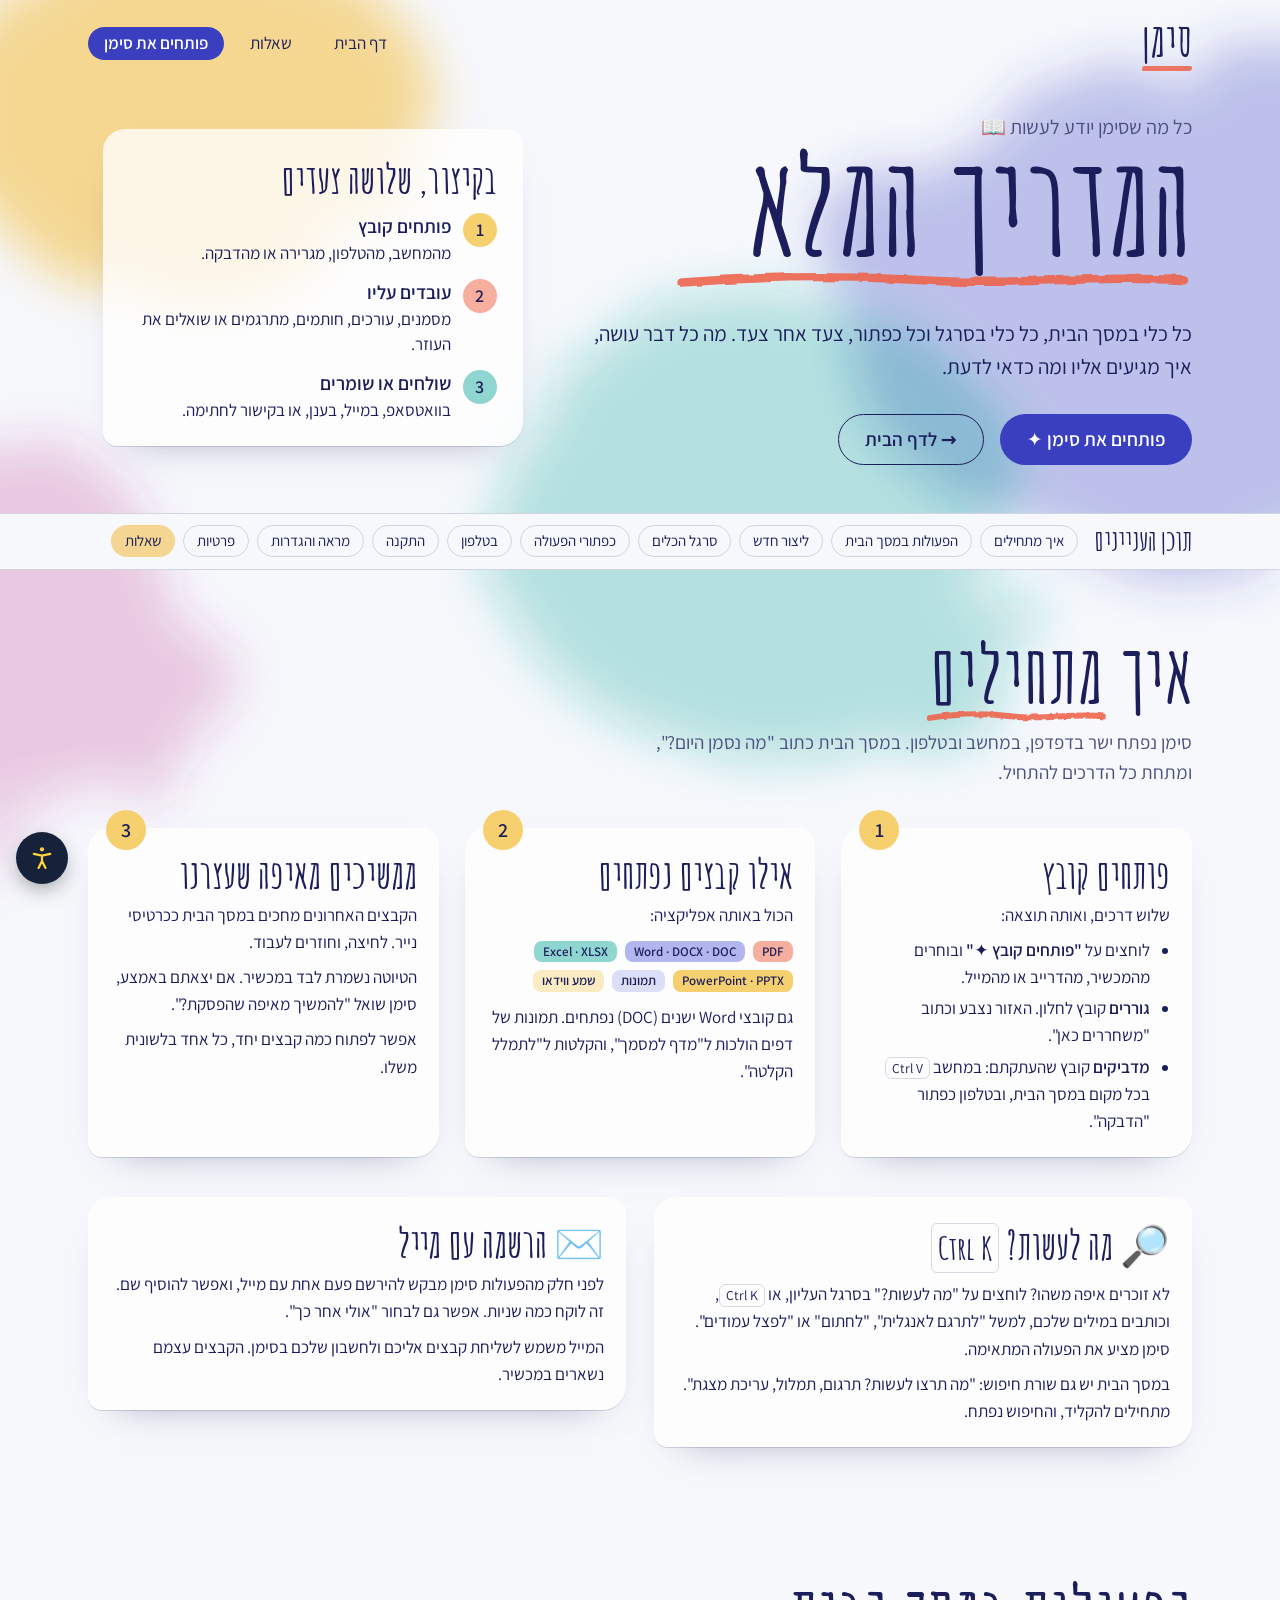
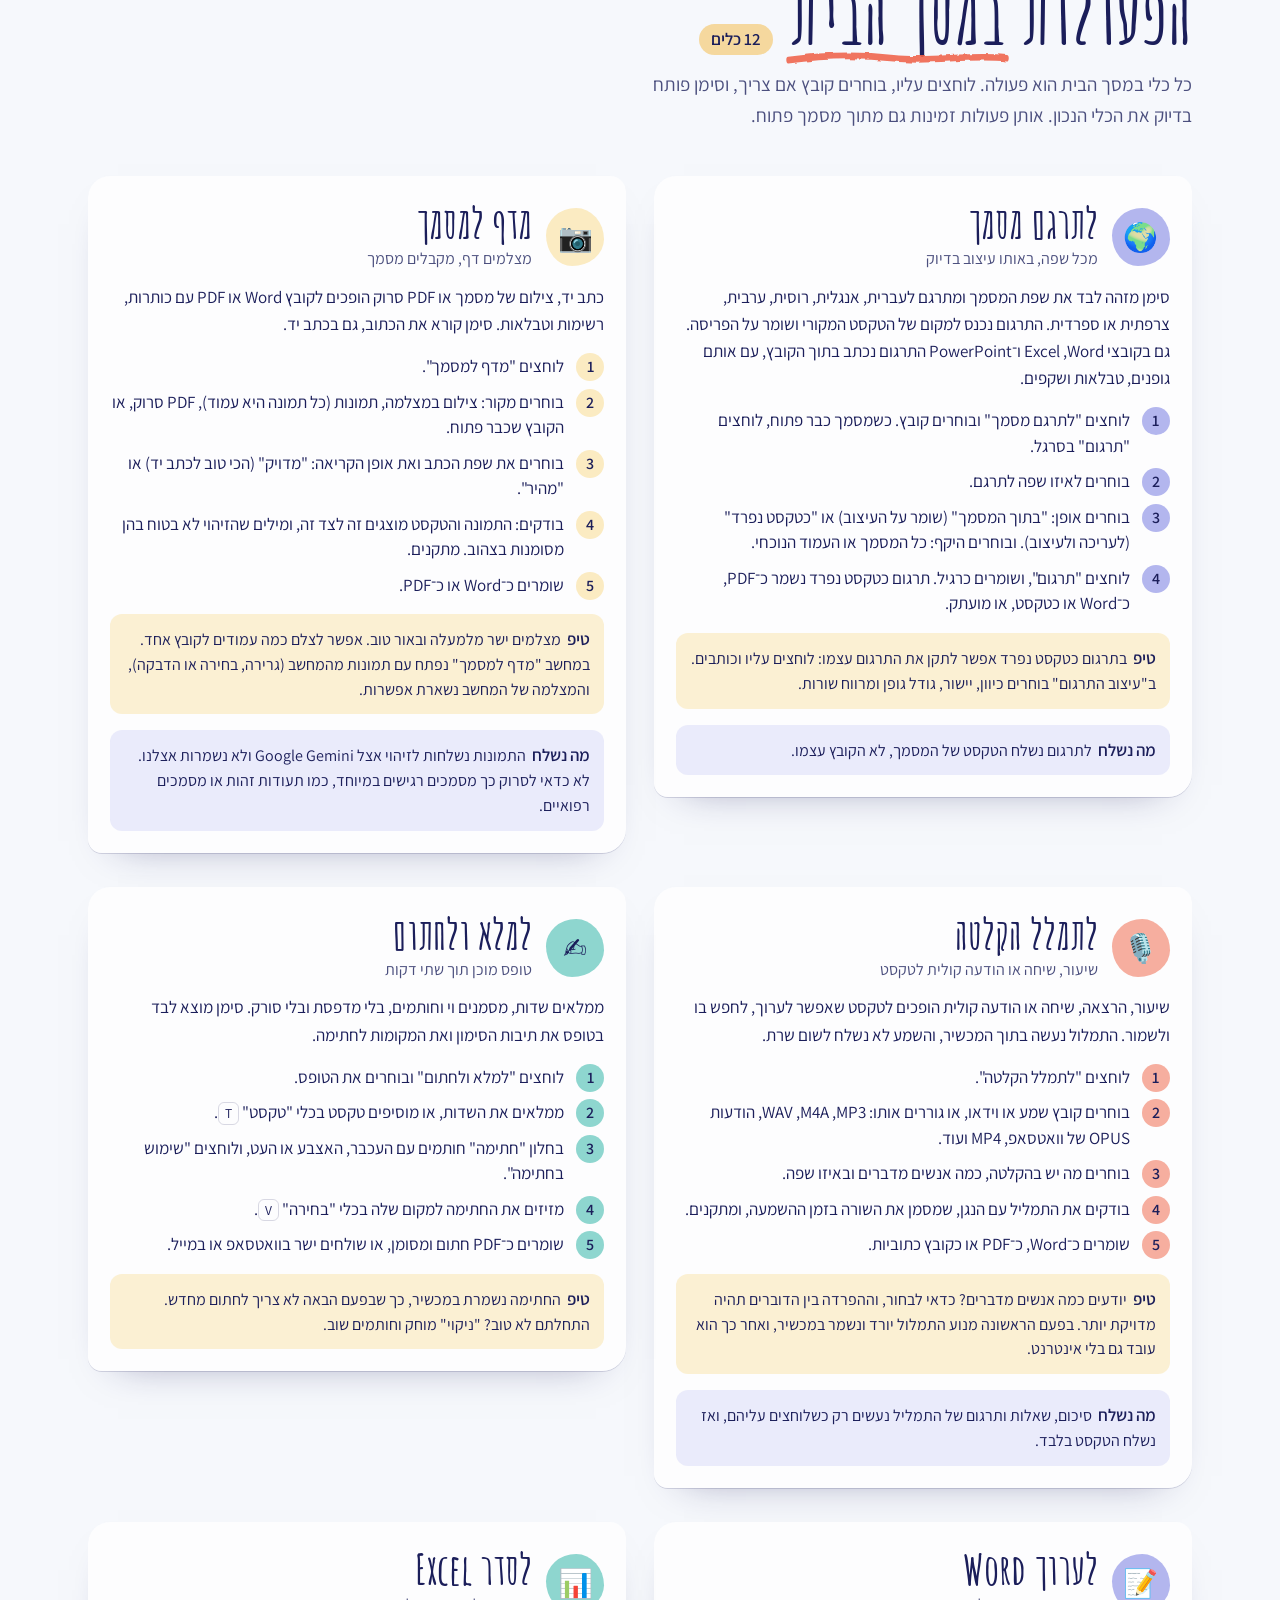
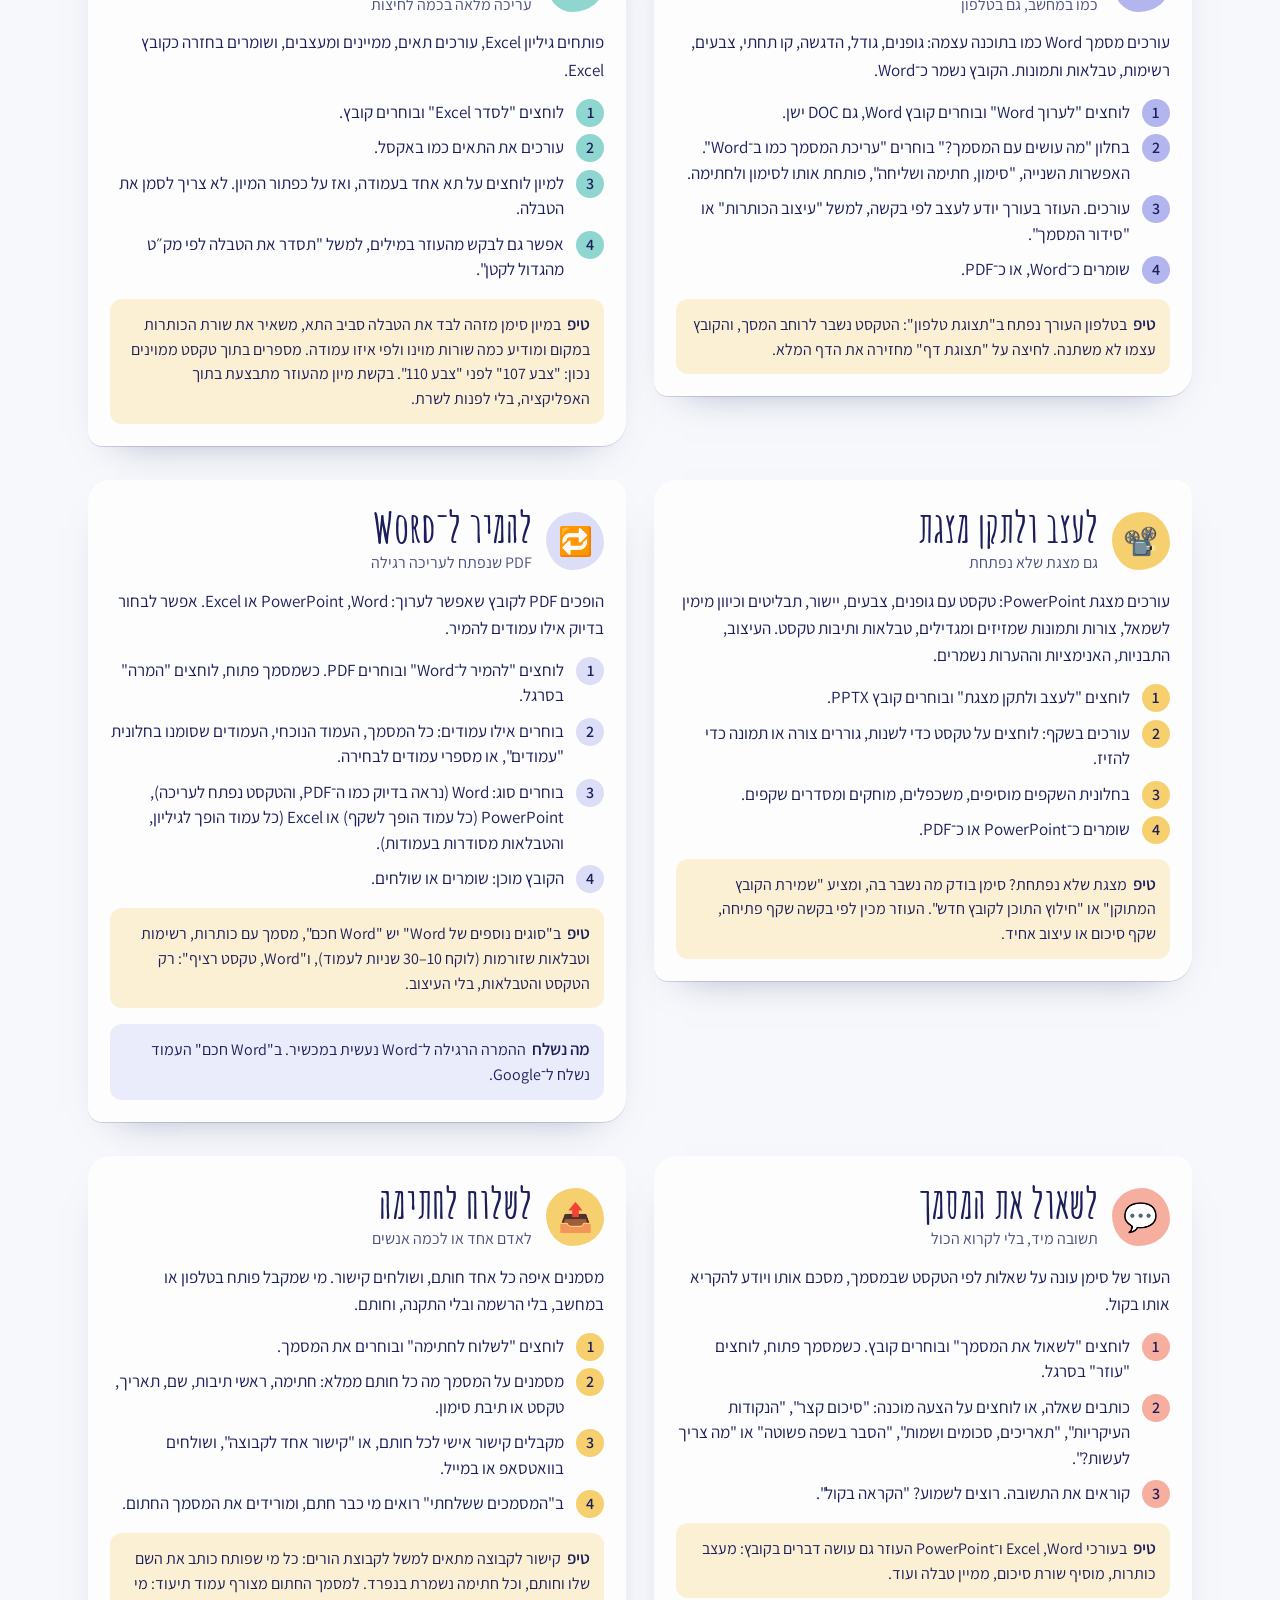
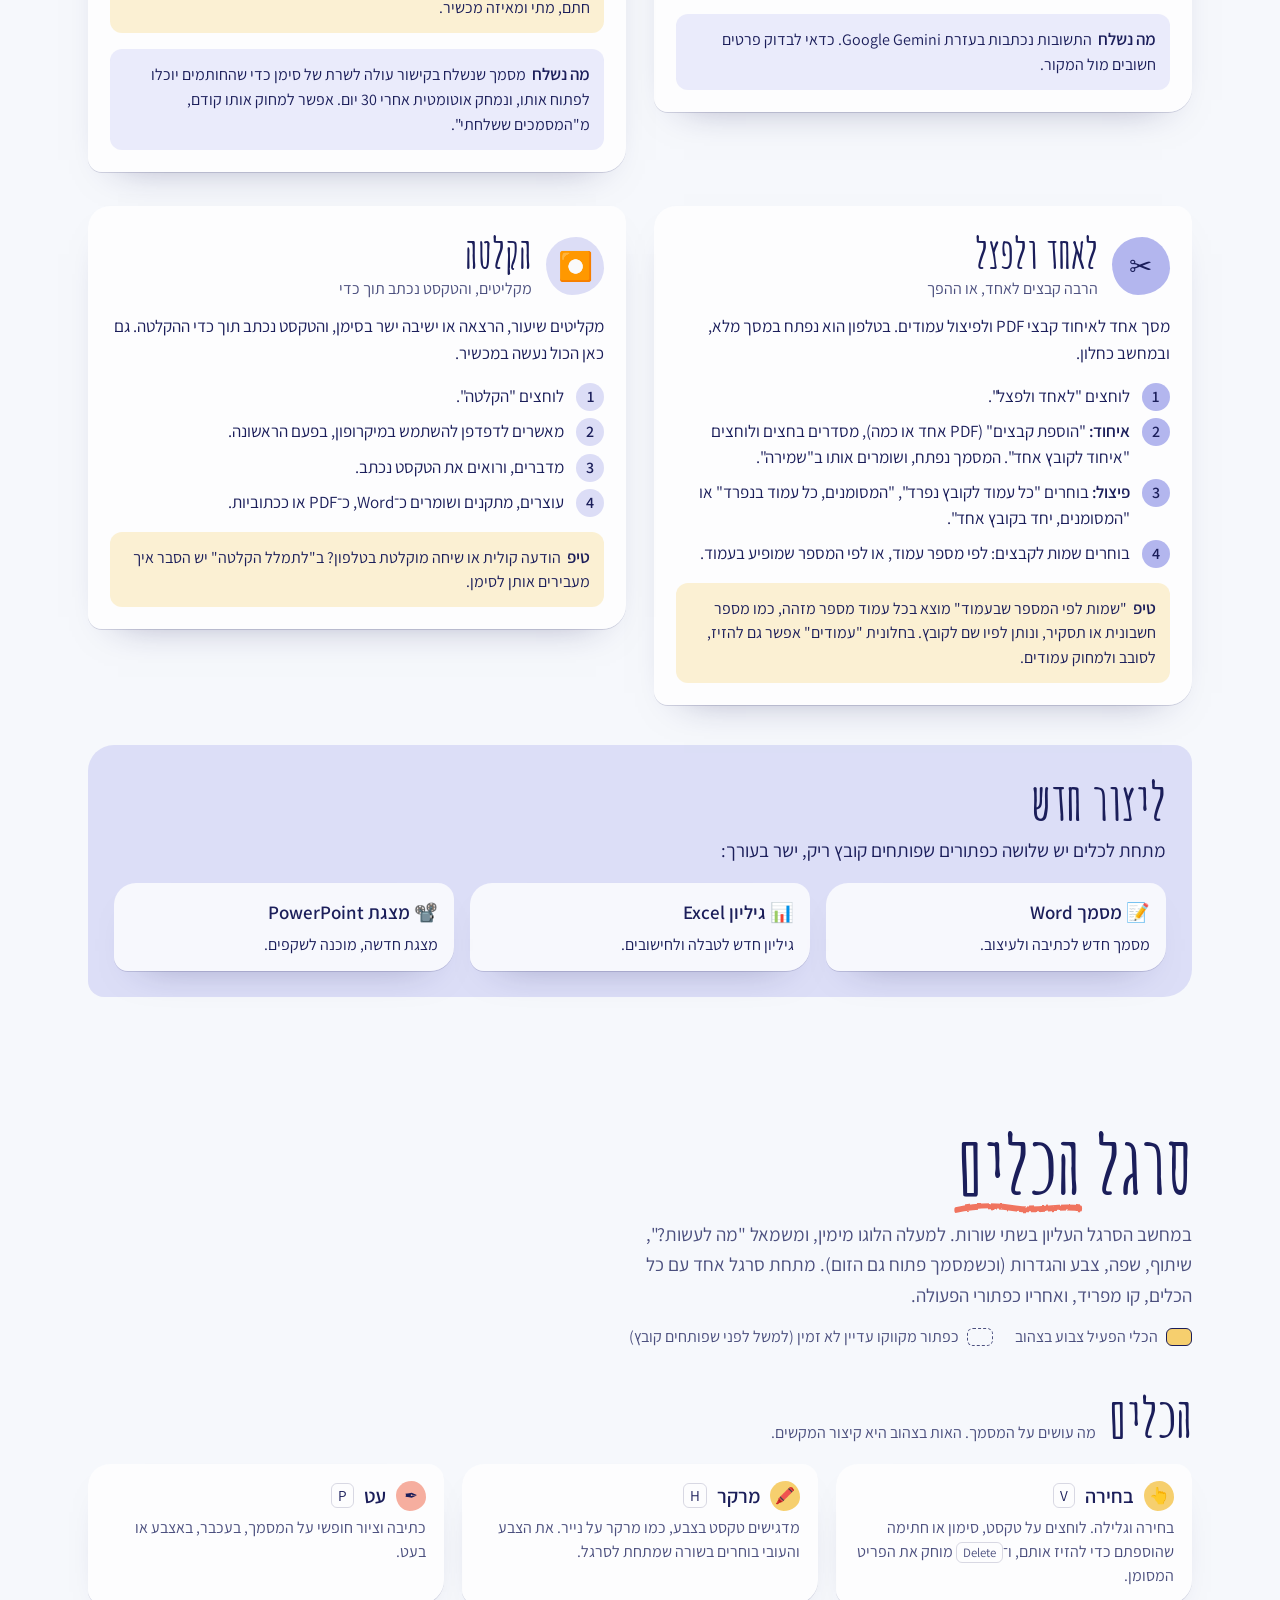
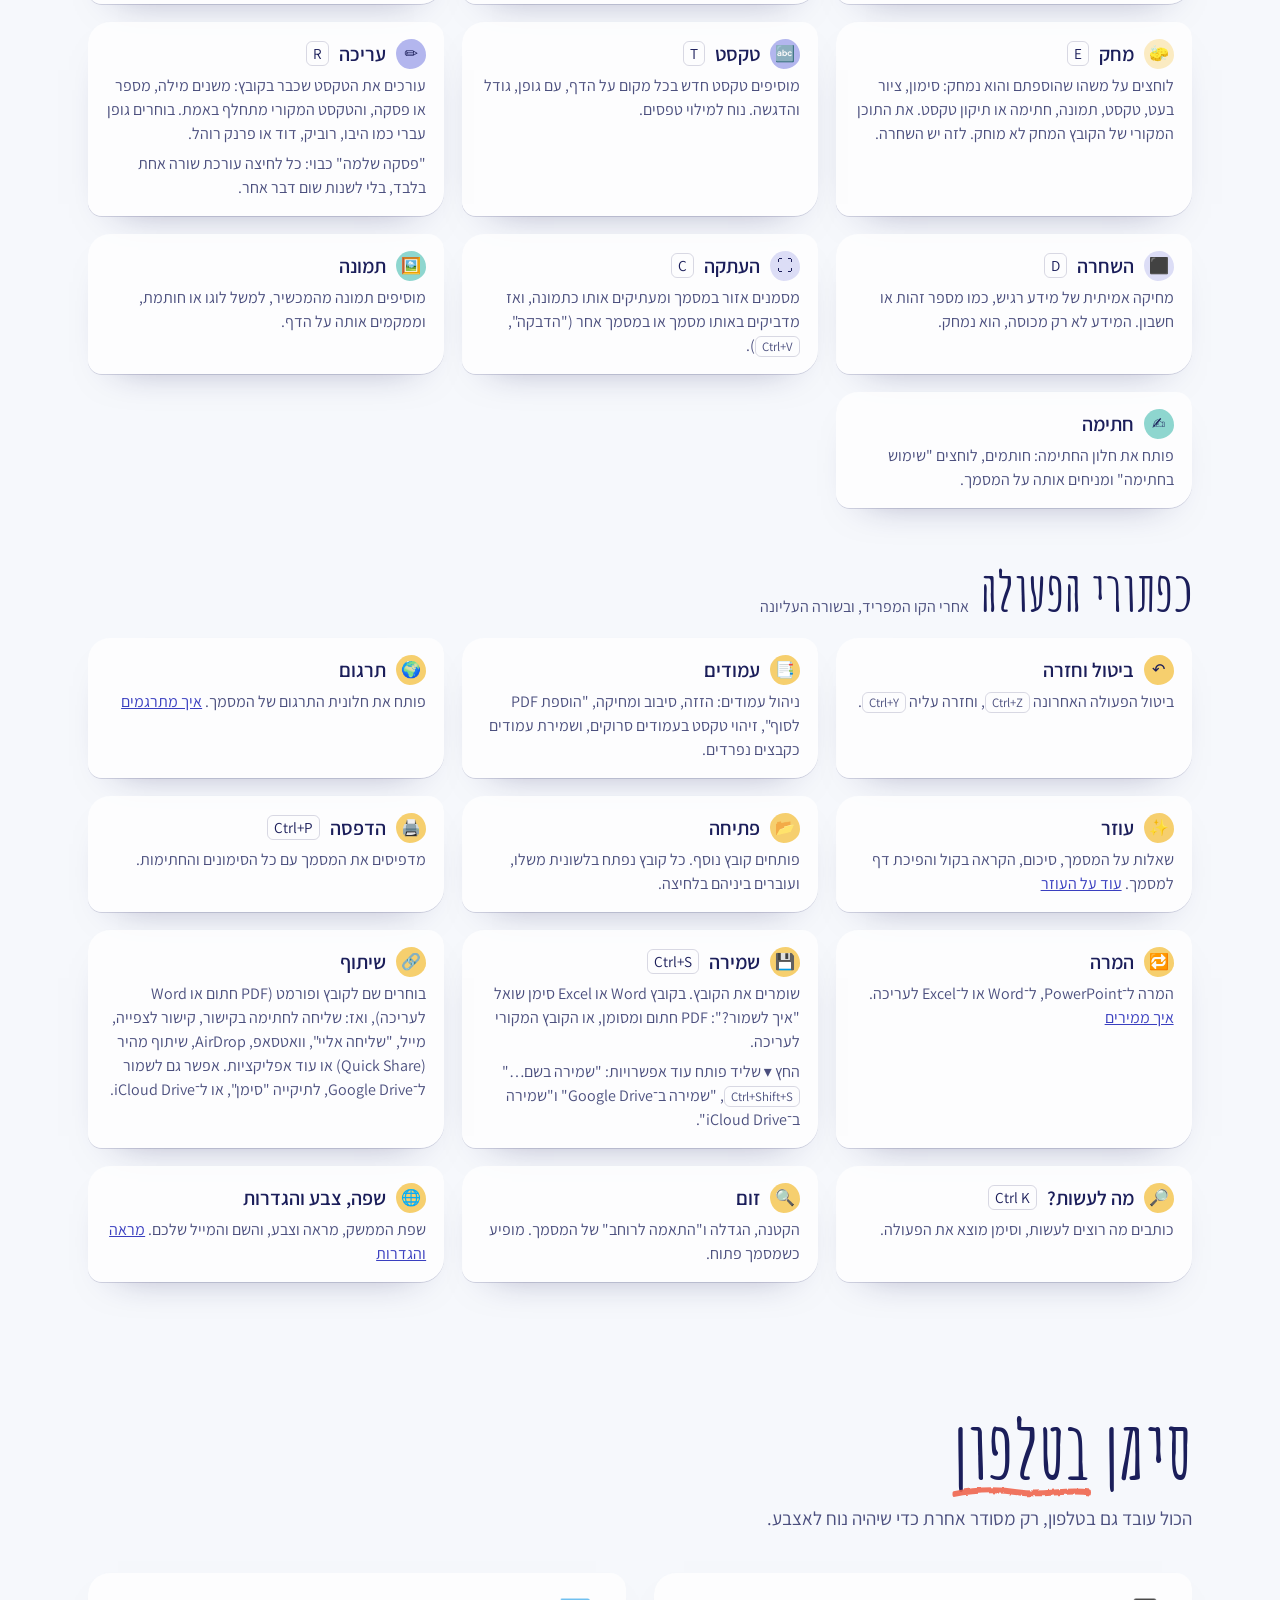
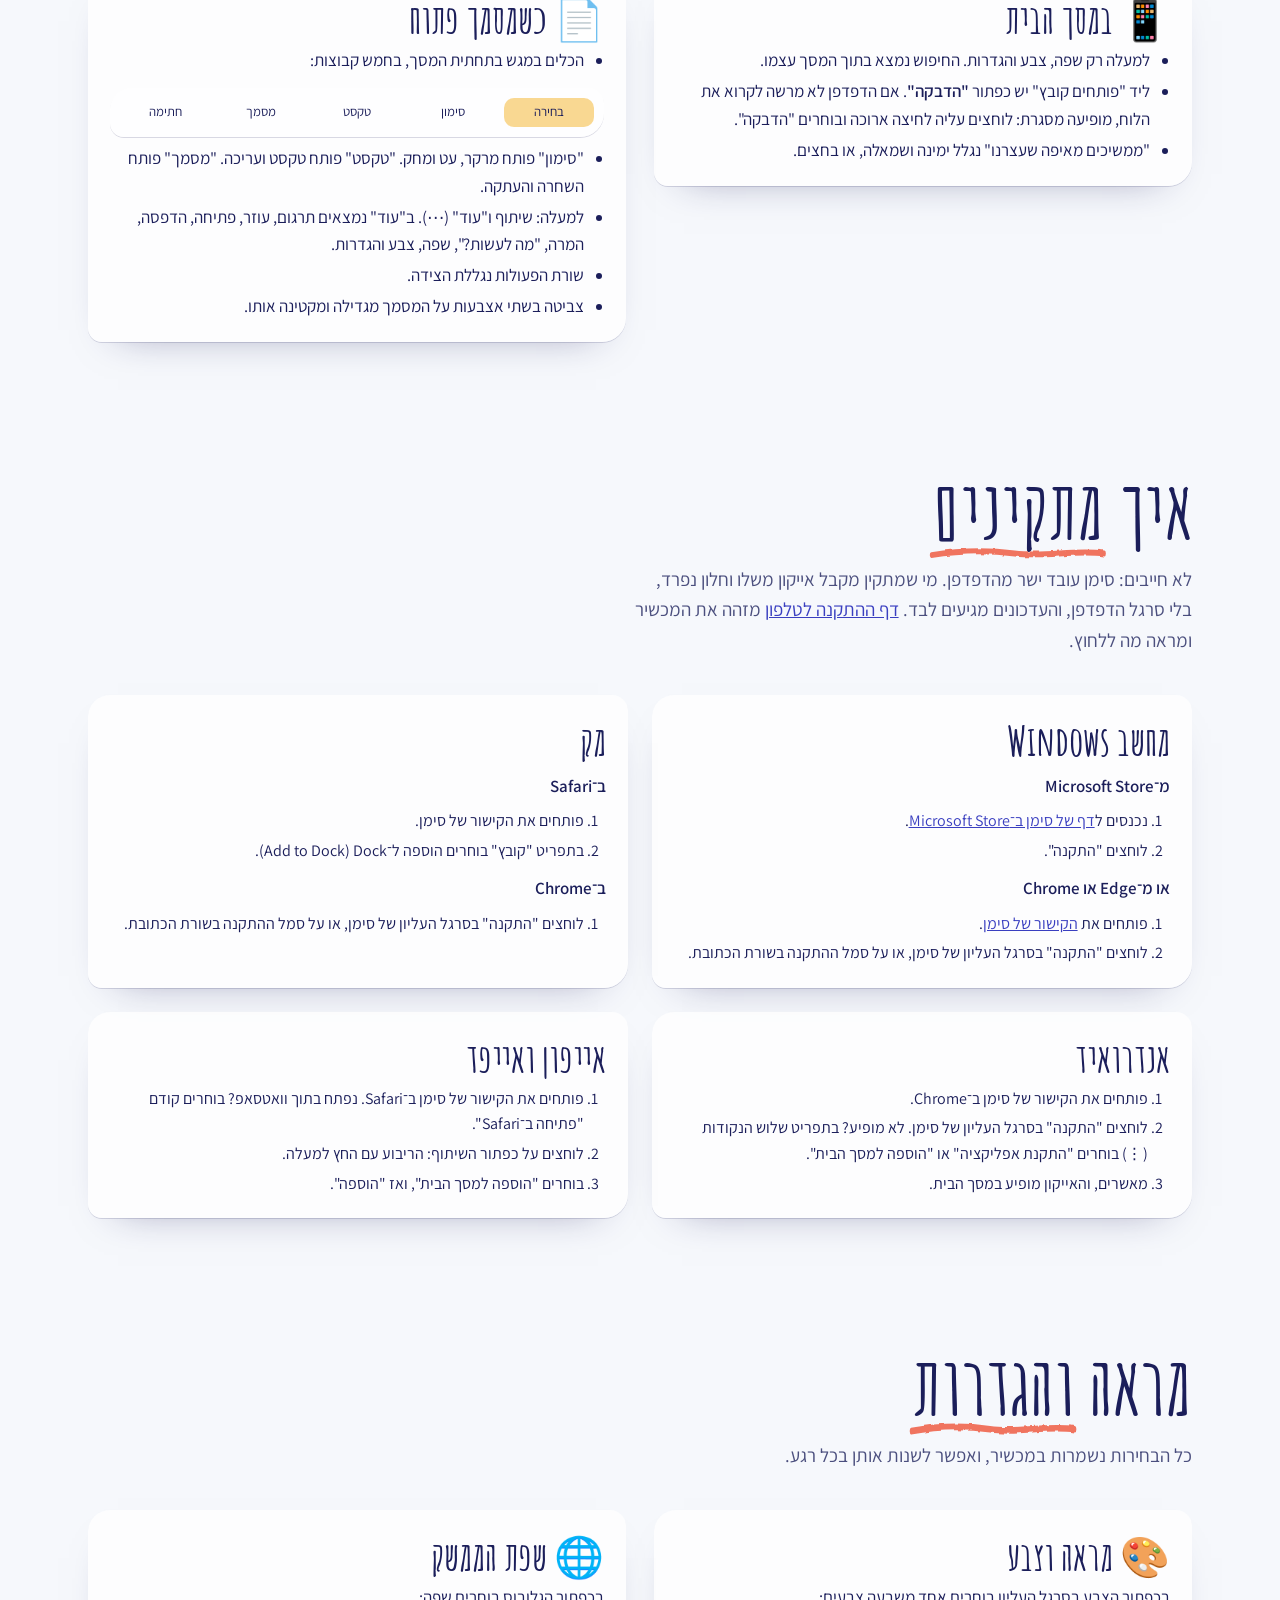
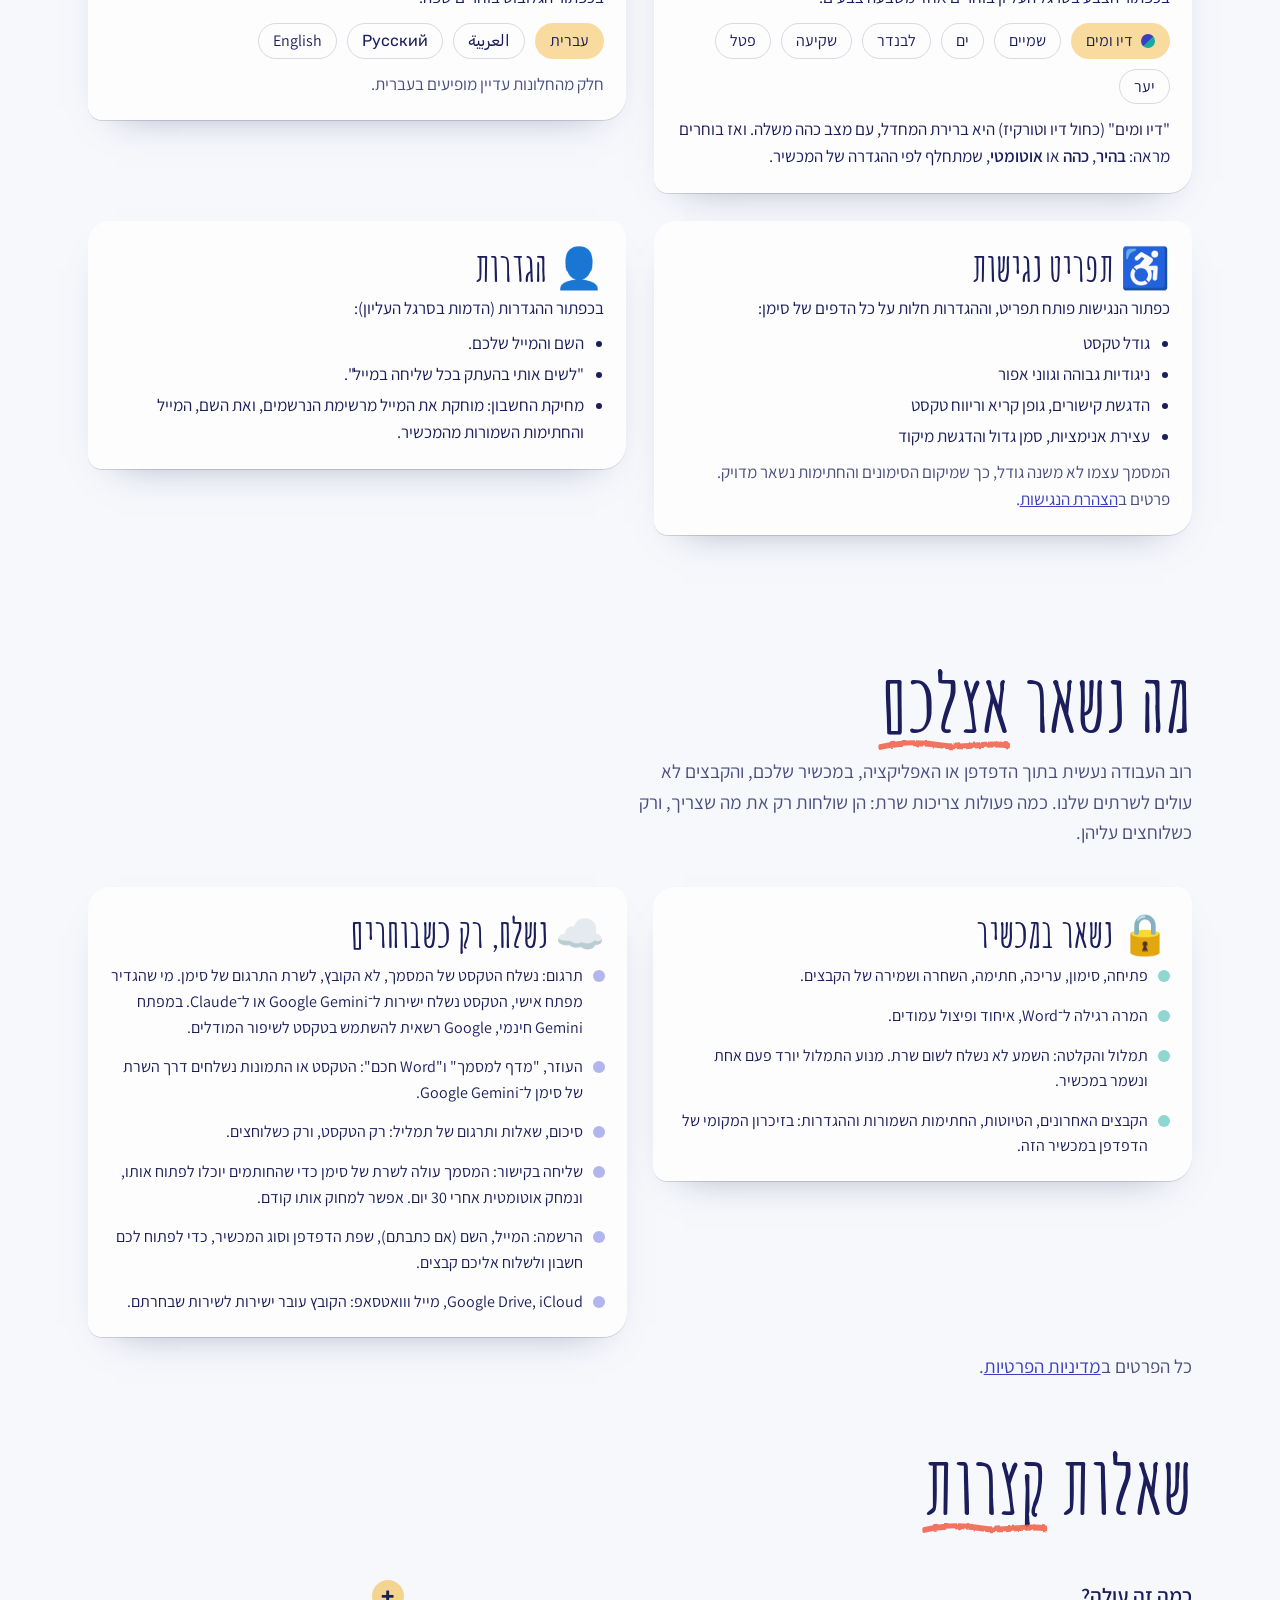
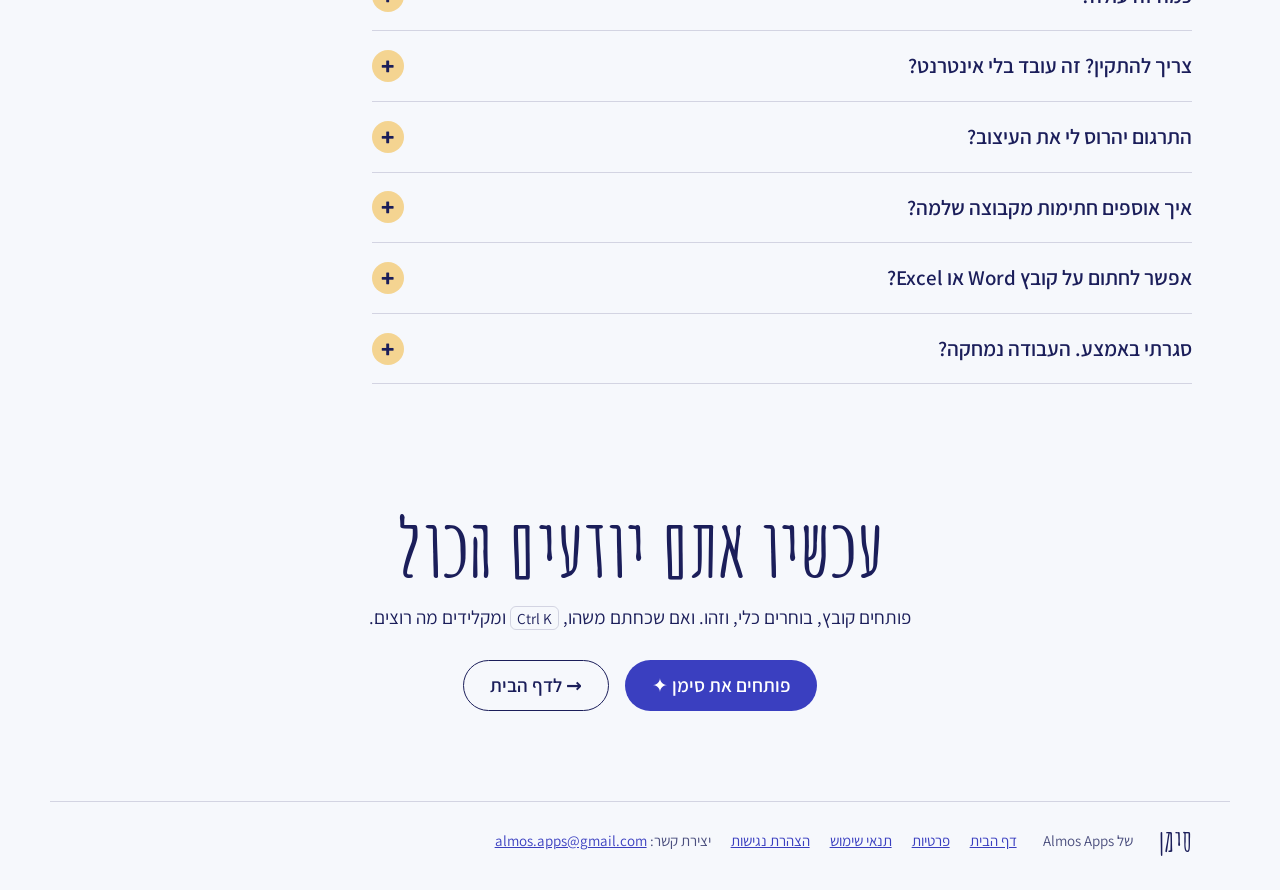
<file: about.html>
<!doctype html>
<html lang="he" dir="rtl">
<head>
<meta charset="utf-8">
<script>if(/\.github\.io$/.test(location.hostname))location.replace('https://siman.siman-app.workers.dev/about.html'+location.hash);</script>
<meta name="viewport" content="width=device-width, initial-scale=1, viewport-fit=cover">
<title>סימן — המדריך המלא</title>
<meta name="description" content="המדריך המלא לסימן: איך פותחים קובץ, מה עושה כל כלי במסך הבית, כל כלי בסרגל, הטלפון, ההגדרות והפרטיות. צעד אחר צעד, בעברית.">
<meta property="og:type" content="article">
<meta property="og:url" content="https://siman.siman-app.workers.dev/about.html">
<meta property="og:title" content="סימן — המדריך המלא">
<meta property="og:description" content="כל פעולה בסימן, צעד אחר צעד: תרגום, תמלול, חתימה, עריכת וורד, אקסל ומצגות, המרה, שליחה לחתימה ועוד.">
<meta property="og:image" content="https://siman.siman-app.workers.dev/siman-share-692.jpg">
<meta property="og:image:width" content="1200"><meta property="og:image:height" content="630">
<meta name="twitter:card" content="summary_large_image">
<meta name="theme-color" content="#F6F8FC" media="(prefers-color-scheme: light)">
<meta name="theme-color" content="#12142E" media="(prefers-color-scheme: dark)">
<meta name="color-scheme" content="light dark">
<link rel="icon" href="icon-192.png">
<link rel="apple-touch-icon" sizes="180x180" href="icon-180.png">
<style>
/* fonts: same local files and family names as the app and start.html */
@font-face{font-family:"SF-rubik";font-weight:400;font-display:swap;src:url(font-rubik-400.ttf) format("truetype")}
@font-face{font-family:"SF-rubik";font-weight:700;font-display:swap;src:url(font-rubik-700.ttf) format("truetype")}
@font-face{font-family:"SF-secular";font-display:swap;src:url(font-secular-he.woff2) format("woff2");unicode-range:U+0307-0308,U+0590-05FF,U+200C-2010,U+20AA,U+25CC,U+FB1D-FB4F}
@font-face{font-family:"SF-secular";font-display:swap;src:url(font-secular-lat.woff2) format("woff2");unicode-range:U+0000-00FF,U+0131,U+0152-0153,U+02BB-02BC,U+02C6,U+02DA,U+02DC,U+2000-206F,U+2074,U+20AC,U+2122,U+2191,U+2193,U+2212,U+2215,U+FEFF,U+FFFD}

:root{
  --ink:#2B1660;--violet:#6B2BD9;--sun:#FFD84D;--rose:#FF8FB8;--sky:#8FD3FF;--mint:#2ED3A0;--lilac:#D9C8FF;--cream:#FFF4DC;
  --paper:#EAFBF3;--grid:#CBEFDD;--surface:#fff;--text:#2B1660;--soft:#4A3B7A;--edge:#2B1660;--shadow:#2B1660;--link:#6B2BD9;--logo:#6B2BD9;
  --tape:rgba(255,255,255,.72);color-scheme:light;
  --hfont:"SF-secular","SF-rubik","Segoe UI",Arial,sans-serif;
  --tipbg:#FFF4DC;--notebg:#F3EEFF;
}
@media (prefers-color-scheme:dark){
  :root{--paper:#17112E;--grid:rgba(217,200,255,.075);--surface:#211A3F;--text:#F2EEFF;--soft:#C9BFEA;--edge:#9C86E8;--shadow:#06030F;--link:#C9B3FF;--logo:#C2A8FF;--tape:rgba(255,255,255,.28);color-scheme:dark;
    --tipbg:#2E2550;--notebg:#2A2148}
}
*{box-sizing:border-box}
html{scroll-behavior:smooth;overflow-x:clip}
body{margin:0;color:var(--text);font-family:"SF-rubik",system-ui,"Segoe UI",Arial,sans-serif;font-size:18px;line-height:1.6;overflow-x:hidden;-webkit-font-smoothing:antialiased;
  background:var(--paper);background-image:linear-gradient(var(--grid) 1px,transparent 1px),linear-gradient(90deg,var(--grid) 1px,transparent 1px);background-size:28px 28px}
a{color:var(--link)}
h1,h2,h3{font-family:var(--hfont);font-weight:400;margin:0;line-height:1.15}
p{margin:0}
:focus-visible{outline:3px solid var(--violet);outline-offset:3px;border-radius:8px}
.wrap{max-width:1180px;margin:0 auto;padding:0 clamp(16px,3vw,40px)}
.ltr{direction:ltr;unicode-bidi:isolate;display:inline-block}
kbd{font-family:inherit;font-size:.8em;border:1.5px solid var(--ink);border-radius:6px;padding:0 6px;background:var(--sun);color:var(--ink);direction:ltr;unicode-bidi:isolate;display:inline-block;line-height:1.5;white-space:nowrap}
.skip{position:absolute;top:-60px;right:16px;z-index:50;background:var(--sun);color:var(--ink);border:2.5px solid var(--ink);border-radius:12px;padding:8px 14px}
.skip:focus{top:12px}

/* header (as on start.html) */
.head{display:flex;align-items:center;gap:14px;padding-top:calc(16px + env(safe-area-inset-top,0px))}
.logo{font-family:var(--hfont);font-size:34px;color:var(--logo);transform:rotate(-3deg);line-height:1;text-decoration:none}
.logo::after{content:"";display:block;height:6px;margin-top:-4px;background:var(--mint);border-radius:6px;opacity:.7}
.ver{font-size:12px;border:2px solid var(--edge);border-radius:999px;padding:0 8px;background:var(--surface);color:var(--text);line-height:1.6}
.nav{display:flex;align-items:center;gap:10px;margin-inline-start:auto}
.nav a{color:var(--text);text-decoration:none;padding:6px 16px;border-radius:999px;border:2.5px solid var(--edge);background:var(--surface);box-shadow:2px 2px 0 var(--shadow);font-size:16px;transition:transform .12s}
.nav a:hover{transform:translateY(-1px);background:var(--lilac);color:var(--ink)}
.nav a.btn{border-width:3px;border-color:var(--ink);background:var(--violet);color:#fff;box-shadow:4px 4px 0 var(--shadow)}

/* buttons */
.btn{display:inline-flex;align-items:center;justify-content:center;gap:8px;text-decoration:none;font-family:var(--hfont);font-size:21px;line-height:1.2;border:3px solid var(--ink);border-radius:20px;padding:16px 30px;transition:transform .12s,box-shadow .12s;cursor:pointer}
.btn-main{background:var(--violet);color:#fff;box-shadow:6px 6px 0 var(--shadow)}
.btn-main:hover{transform:translate(2px,2px);box-shadow:4px 4px 0 var(--shadow)}
.btn-main:active{transform:translate(6px,6px);box-shadow:0 0 0 var(--shadow)}
.btn-soft{background:var(--surface);color:var(--text);border-color:var(--edge);box-shadow:4px 4px 0 var(--shadow)}
.btn-soft:hover{background:var(--sun);color:var(--ink);border-color:var(--ink)}
.btn-soft:active{transform:translate(4px,4px);box-shadow:0 0 0 var(--shadow)}
.btn-sm{font-size:17px;padding:9px 18px;border-radius:14px;box-shadow:3px 3px 0 var(--shadow)}
.btn-sm:active{transform:translate(3px,3px)}

/* shared bits */
section{padding:64px 0;scroll-margin-top:76px}
.sec-h{display:flex;flex-wrap:wrap;align-items:baseline;gap:8px 16px;margin-bottom:12px}
h2{font-size:clamp(32px,4.4vw,48px)}
.u{position:relative;display:inline-block;white-space:nowrap}
.u svg{position:absolute;right:-2%;bottom:-12px;width:104%;height:14px;overflow:visible}
.u path{fill:none;stroke-width:4.5;stroke-linecap:round}
.sub{color:var(--soft);max-width:62ch;margin-top:14px}
.label{display:inline-block;font-family:var(--hfont);font-size:17px;background:var(--sun);color:var(--ink);border:2.5px solid var(--ink);border-radius:10px;padding:2px 12px;transform:rotate(-3deg);box-shadow:3px 3px 0 var(--shadow)}
.taped{position:relative}
.taped::before{content:"";position:absolute;top:-12px;right:50%;width:58px;height:20px;background:var(--tape);border:1px solid rgba(43,22,96,.2);transform:translateX(50%) rotate(-4deg);z-index:1}
.tag{display:inline-block;font-size:13px;font-weight:700;border:2px solid var(--ink);border-radius:8px;padding:1px 9px;direction:ltr;unicode-bidi:isolate;color:var(--ink);line-height:1.5}
.t-pdf{background:var(--rose)}.t-doc{background:var(--sky)}.t-xls{background:var(--mint)}.t-ppt{background:var(--sun)}.t-img{background:var(--lilac)}.t-aud{background:var(--cream)}

/* hero */
.hero{padding:40px 0 48px}
.hero .wrap{display:grid;grid-template-columns:1.15fr .85fr;gap:48px;align-items:center}
.hi{font-size:20px;color:var(--link)}
h1{font-size:clamp(50px,7vw,92px);line-height:1;margin:8px 0 22px}
h1 .tilt{display:inline-block;transform:rotate(-4deg);background:var(--sun);color:var(--ink);padding:0 14px;border-radius:14px}
.lead{font-size:clamp(18px,1.8vw,21px);max-width:32em}
.ctas{display:flex;flex-wrap:wrap;gap:14px 16px;margin-top:30px}
.sheet{position:relative;background:#fff;color:var(--ink);border:3px solid var(--ink);border-radius:6px 26px 6px 6px;box-shadow:7px 7px 0 var(--shadow);padding:30px 26px 24px;transform:rotate(2deg);max-width:420px;width:100%;justify-self:center}
.sheet::before{width:70px;top:-13px}
.sheet .ttl{display:block;font-family:var(--hfont);font-size:24px;margin-bottom:14px}
.sheet ol{list-style:none;margin:0;padding:0;display:grid;gap:14px}
.sheet li{display:flex;gap:12px;align-items:flex-start;font-size:17px;line-height:1.45}
.sheet li b{display:block;font-family:var(--hfont);font-weight:400;font-size:20px}
.sheet .n{flex:none;width:34px;height:34px;border-radius:50%;border:2.5px solid var(--ink);display:grid;place-items:center;font-family:var(--hfont);font-size:18px}
.sheet li:nth-child(1) .n{background:var(--sun)}.sheet li:nth-child(2) .n{background:var(--rose)}.sheet li:nth-child(3) .n{background:var(--mint)}

/* table of contents */
.toc{position:sticky;top:0;z-index:20;background:var(--paper);border-block:2.5px dashed var(--grid)}
@media (prefers-color-scheme:dark){.toc{border-color:rgba(217,200,255,.2)}}
.toc .wrap{display:flex;align-items:center;gap:12px}
.toc b{flex:none;font-family:var(--hfont);font-weight:400;font-size:18px;color:var(--link)}
.toc ul{list-style:none;margin:0;padding:10px 4px 12px;display:flex;gap:8px;overflow-x:auto;scrollbar-width:none;min-width:0;flex:1}
.toc ul::-webkit-scrollbar{display:none}
.toc a{display:inline-block;white-space:nowrap;text-decoration:none;color:var(--text);background:var(--surface);border:2px solid var(--edge);border-radius:999px;padding:3px 13px;font-size:15px;box-shadow:2px 2px 0 var(--shadow)}
.toc a:hover,.toc a[aria-current="true"]{background:var(--sun);color:var(--ink);border-color:var(--ink)}

/* getting started */
.starts{display:grid;grid-template-columns:repeat(3,1fr);gap:26px;margin-top:40px}
.card{position:relative;background:var(--surface);border:2.5px solid var(--edge);border-radius:6px 22px 6px 6px;box-shadow:5px 5px 0 var(--shadow);padding:26px 22px 22px}
.card h3{font-size:23px;margin-bottom:8px}
.card p,.card li{font-size:17px}
.card p+p{margin-top:8px}
.card ul{margin:8px 0 0;padding-inline-start:20px}
.card li+li{margin-top:4px}
.num{position:absolute;top:-18px;left:18px;width:40px;height:40px;border-radius:50%;background:var(--sun);color:var(--ink);border:2.5px solid var(--ink);display:grid;place-items:center;font-family:var(--hfont);font-size:20px;box-shadow:2px 2px 0 var(--shadow)}
.types{display:flex;flex-wrap:wrap;gap:8px;margin-top:12px}
.soft{color:var(--soft)}

/* the actions */
.acts{display:grid;grid-template-columns:repeat(2,minmax(0,1fr));gap:34px 28px;margin-top:46px;align-items:start}
.act{position:relative;background:var(--surface);border:2.5px solid var(--edge);border-radius:6px 22px 6px 6px;box-shadow:5px 5px 0 var(--shadow);padding:26px 22px 22px;scroll-margin-top:80px}
.act::before{width:64px}
.act-h{display:flex;gap:14px;align-items:center;margin-bottom:12px}
.badge{flex:none;width:58px;height:58px;border:2.5px solid var(--ink);border-radius:14px;display:grid;place-items:center;font-size:28px;line-height:1;box-shadow:3px 3px 0 var(--shadow);background:var(--c,var(--sun));transform:rotate(-5deg)}
.act:nth-child(even) .badge{transform:rotate(4deg)}
.act h3{font-size:25px}
.act .say{color:var(--soft);font-size:16px;margin-top:2px}
.act .what{font-size:17px}
.steps{list-style:none;counter-reset:s;margin:16px 0 0;padding:0;display:grid;gap:10px}
.steps li{counter-increment:s;position:relative;padding-inline-start:40px;font-size:17px;line-height:1.5}
.steps li::before{content:counter(s);position:absolute;right:0;top:-1px;width:28px;height:28px;border-radius:50%;border:2px solid var(--ink);background:var(--c,var(--sun));color:var(--ink);display:grid;place-items:center;font-family:var(--hfont);font-size:16px;line-height:1}
.tip,.note{margin-top:16px;border-radius:12px;padding:12px 14px;font-size:16px;line-height:1.55}
.tip{background:var(--tipbg);border:2px dashed var(--ink)}
@media (prefers-color-scheme:dark){.tip{border-color:var(--edge)}}
.tip b,.note b{font-family:var(--hfont);font-weight:400;font-size:17px;margin-inline-end:6px}
.note{background:var(--notebg);border:2px solid var(--lilac)}
@media (prefers-color-scheme:dark){.note{border-color:rgba(217,200,255,.3)}}
.newbox{margin-top:40px;background:var(--lilac);color:var(--ink);border:3px solid var(--ink);border-radius:8px 26px 8px 8px;box-shadow:6px 6px 0 var(--shadow);padding:30px 26px 26px;transform:rotate(-.5deg)}
.newbox::before{width:70px;top:-13px}
.newbox h3{font-size:clamp(26px,3vw,32px);margin-bottom:8px}
.newbox .row{display:grid;grid-template-columns:repeat(3,1fr);gap:16px;margin-top:18px}
.newbox .row div{background:#fff;border:2.5px solid var(--ink);border-radius:14px;padding:14px 16px;box-shadow:3px 3px 0 var(--ink);font-size:16px}
.newbox .row b{display:flex;gap:8px;align-items:center;font-family:var(--hfont);font-weight:400;font-size:20px;margin-bottom:4px}

/* toolbar */
.kit{margin-top:40px}
.kit h3{font-size:clamp(24px,2.6vw,30px);display:flex;align-items:baseline;gap:12px;flex-wrap:wrap}
.kit h3 small{font-family:"SF-rubik",Arial,sans-serif;font-size:16px;color:var(--soft)}
.kit+.kit{margin-top:56px}
.tools{display:grid;grid-template-columns:repeat(auto-fill,minmax(300px,1fr));gap:18px;margin-top:20px}
.tl{background:var(--surface);border:2.5px solid var(--edge);border-radius:16px;padding:16px 18px;box-shadow:3px 3px 0 var(--shadow)}
.tl-h{display:flex;align-items:center;gap:10px;margin-bottom:4px}
.tl-h b{font-family:var(--hfont);font-weight:400;font-size:21px}
.tl-h kbd{margin-inline-start:auto}
.tl-h .ic{width:30px;height:30px;flex:none;border:2px solid var(--ink);border-radius:8px;display:grid;place-items:center;background:var(--c,var(--sun));color:var(--ink);font-size:16px;line-height:1}
.tl-h .ic svg{width:19px;height:19px}
.tl p{font-size:16px;color:var(--soft);line-height:1.5}
.tl p+p{margin-top:6px}
.legend{display:flex;flex-wrap:wrap;gap:10px 22px;margin-top:14px;font-size:16px;color:var(--soft)}
.legend span{display:inline-flex;align-items:center;gap:8px}
.legend i{display:inline-block;width:26px;height:18px;border-radius:6px;border:2px solid var(--ink)}
.legend i.on{background:var(--sun)}
.legend i.off{border-style:dashed;border-color:var(--soft)}

/* phone + look */
.two{display:grid;grid-template-columns:repeat(2,minmax(0,1fr));gap:28px;margin-top:40px;align-items:start}
.chips{display:flex;flex-wrap:wrap;gap:10px;margin-top:12px}
.chip{display:inline-flex;align-items:center;gap:8px;background:var(--surface);border:2px solid var(--edge);border-radius:999px;padding:4px 14px;font-size:16px;box-shadow:2px 2px 0 var(--shadow)}
.chip i{width:14px;height:14px;border-radius:50%;border:2px solid var(--ink);display:inline-block}
.chip.def{background:var(--sun);color:var(--ink);border-color:var(--ink)}
.dock{display:flex;justify-content:space-between;gap:6px;margin-top:14px;padding:10px;border:2.5px solid var(--ink);border-radius:18px;background:#fff;color:var(--ink);box-shadow:3px 3px 0 var(--shadow)}
.dock span{flex:1;text-align:center;font-size:13px;line-height:1.3;padding:6px 2px;border-radius:10px}
.dock span:first-child{background:var(--sun)}
.inst{display:grid;grid-template-columns:repeat(2,minmax(0,1fr));gap:24px;margin-top:40px}
.inst .card ol{margin:8px 0 0;padding-inline-start:22px}
.inst .card li{font-size:16px}
.inst .card li+li{margin-top:4px}
.inst .card h4{font-size:17px;margin:12px 0 0;font-weight:700}

/* privacy + faq */
.priv{display:grid;grid-template-columns:repeat(2,minmax(0,1fr));gap:26px;margin-top:40px;align-items:start}
.priv .card ul{list-style:none;padding:0;margin:10px 0 0;display:grid;gap:10px}
.priv .card li{display:flex;gap:10px;align-items:baseline;font-size:16px}
.priv .card li::before{content:"";flex:none;width:12px;height:12px;border:2.5px solid var(--ink);border-radius:50%;background:var(--mint);transform:translateY(1px)}
.priv .card.out li::before{background:var(--sky)}
.faq{max-width:820px;margin-top:36px;display:grid;gap:16px}
.faq details{background:var(--surface);border:2.5px solid var(--edge);border-radius:16px;box-shadow:4px 4px 0 var(--shadow)}
.faq summary{cursor:pointer;list-style:none;padding:16px 20px;font-family:var(--hfont);font-size:21px;display:flex;justify-content:space-between;gap:12px;align-items:center}
.faq summary::-webkit-details-marker{display:none}
.faq summary::after{content:"+";flex:none;width:32px;height:32px;border-radius:50%;background:var(--sun);color:var(--ink);border:2px solid var(--ink);display:grid;place-items:center;font-family:"SF-rubik",Arial,sans-serif;font-size:22px;line-height:1;transition:transform .2s}
.faq details[open] summary::after{transform:rotate(45deg)}
.faq details p{padding:0 20px 18px;color:var(--soft)}

/* final */
.final{padding:40px 0 80px}
.final-card{position:relative;max-width:860px;margin:0 auto;text-align:center;background:var(--sun);color:var(--ink);border:3px solid var(--ink);border-radius:8px 30px 8px 8px;box-shadow:8px 8px 0 var(--shadow);padding:52px 28px 46px;transform:rotate(-1deg)}
.final-card::before{width:80px;top:-13px}
.final-card h2{max-width:16em;margin:0 auto}
.final-card p{max-width:36em;margin:14px auto 28px}
.final-card .btn-main{box-shadow:6px 6px 0 var(--ink)}
.final-card .ctas{justify-content:center;margin-top:0}
.final-card .btn-soft{background:#fff;color:var(--ink);border-color:var(--ink);box-shadow:4px 4px 0 var(--ink)}

footer{padding:10px 0 calc(34px + env(safe-area-inset-bottom,0px));font-size:15px;color:var(--soft)}
footer .wrap{display:flex;flex-wrap:wrap;gap:10px 26px;align-items:center;border-top:2.5px dashed var(--grid);padding-top:24px}
@media (prefers-color-scheme:dark){footer .wrap{border-color:rgba(217,200,255,.2)}}
footer .brand{font-family:var(--hfont);font-size:20px;color:var(--text)}
footer nav{display:flex;flex-wrap:wrap;gap:8px 20px}

/* responsive */
@media (max-width:900px){
  .hero .wrap{grid-template-columns:1fr;gap:40px}
  .hero{padding-top:24px}
  .starts,.newbox .row{grid-template-columns:1fr}
  .starts{max-width:620px;gap:32px}
  .acts,.two,.priv,.inst{grid-template-columns:minmax(0,1fr)}
}
@media (max-width:700px){.nav a:not(.btn){display:none}.toc b{display:none}}
@media (max-width:560px){
  body{font-size:17px}
  section{padding:52px 0}
  .ctas .btn{flex:1 1 100%}
  .act,.card{padding:24px 18px 18px}
  .badge{width:50px;height:50px;font-size:24px}
  .act h3{font-size:23px}
  .sheet{padding:26px 18px 20px}
  .final-card{padding:44px 20px 38px}
  .newbox{padding:28px 18px 20px}
  .tools{grid-template-columns:minmax(0,1fr)}
  .nav a.btn{padding:8px 14px;font-size:16px}
}
@media (prefers-reduced-motion:reduce){
  *,*::before,*::after{transition:none!important;animation:none!important}
  html{scroll-behavior:auto}
}
@media print{.toc,.nav,.ctas,.final{display:none}body{background:#fff}.act,.card,.tl{box-shadow:none;break-inside:avoid}}

@font-face{font-family:"SF-amatic";font-weight:700;font-display:swap;src:url(font-amatic-he.woff2) format("woff2");unicode-range:U+0307-0308,U+0590-05FF,U+200C-2010,U+20AA,U+25CC,U+FB1D-FB4F}
@font-face{font-family:"SF-amatic";font-weight:700;font-display:swap;src:url(font-amatic-lat.woff2) format("woff2");unicode-range:U+0000-00FF,U+0131,U+0152-0153,U+02BB-02BC,U+02C6,U+02DA,U+02DC,U+0304,U+0308,U+0329,U+2000-206F,U+20AC,U+2122,U+2191,U+2193,U+2212,U+2215,U+FEFF,U+FFFD}
@font-face{font-family:"SF-assistant";font-weight:400 600;font-display:swap;src:url(font-assistant-he.woff2) format("woff2");unicode-range:U+0307-0308,U+0590-05FF,U+200C-2010,U+20AA,U+25CC,U+FB1D-FB4F}
@font-face{font-family:"SF-assistant";font-weight:400 600;font-display:swap;src:url(font-assistant-lat.woff2) format("woff2");unicode-range:U+0000-00FF,U+0131,U+0152-0153,U+02BB-02BC,U+02C6,U+02DA,U+02DC,U+0304,U+0308,U+0329,U+2000-206F,U+20AC,U+2122,U+2191,U+2193,U+2212,U+2215,U+FEFF,U+FFFD}
:root{
  --ink-wash:url("data:image/svg+xml,%3Csvg xmlns='http://www.w3.org/2000/svg' viewBox='0 0 1400 900' preserveAspectRatio='xMidYMin slice'%3E%3Cfilter id='w' x='-30%25' y='-30%25' width='160%25' height='160%25'%3E%3CfeTurbulence type='fractalNoise' baseFrequency='.008' numOctaves='3' seed='7'/%3E%3CfeDisplacementMap in='SourceGraphic' scale='120'/%3E%3CfeGaussianBlur stdDeviation='20'/%3E%3C/filter%3E%3Cg filter='url(%23w)'%3E%3Cellipse cx='1160' cy='250' rx='300' ry='220' fill='%233A3FC0' fill-opacity='.30'/%3E%3Cellipse cx='800' cy='430' rx='220' ry='190' fill='%2317A89F' fill-opacity='.30'/%3E%3Cellipse cx='330' cy='90' rx='190' ry='160' fill='%23F2A90F' fill-opacity='.42'/%3E%3Cellipse cx='130' cy='520' rx='200' ry='180' fill='%23C0318F' fill-opacity='.24'/%3E%3C/g%3E%3C/svg%3E");
  --ink-stroke:url("data:image/svg+xml,%3Csvg xmlns='http://www.w3.org/2000/svg' viewBox='0 0 640 26' preserveAspectRatio='none'%3E%3Cfilter id='r' x='-5%25' y='-80%25' width='110%25' height='260%25'%3E%3CfeTurbulence type='fractalNoise' baseFrequency='.035' numOctaves='2' seed='3'/%3E%3CfeDisplacementMap in='SourceGraphic' scale='7'/%3E%3C/filter%3E%3Cpath d='M630 12C520 5 420 19 310 12S110 7 12 15' fill='none' stroke='%23F0624A' stroke-opacity='.88' stroke-width='11' stroke-linecap='round' filter='url(%23r)'/%3E%3C/svg%3E");
  --ink-wash-d:url("data:image/svg+xml,%3Csvg xmlns='http://www.w3.org/2000/svg' viewBox='0 0 1400 900' preserveAspectRatio='xMidYMin slice'%3E%3Cfilter id='w' x='-30%25' y='-30%25' width='160%25' height='160%25'%3E%3CfeTurbulence type='fractalNoise' baseFrequency='.008' numOctaves='3' seed='7'/%3E%3CfeDisplacementMap in='SourceGraphic' scale='120'/%3E%3CfeGaussianBlur stdDeviation='20'/%3E%3C/filter%3E%3Cg filter='url(%23w)'%3E%3Cellipse cx='1160' cy='250' rx='300' ry='220' fill='%235A60E8' fill-opacity='.26'/%3E%3Cellipse cx='800' cy='430' rx='220' ry='190' fill='%2317A89F' fill-opacity='.20'/%3E%3Cellipse cx='330' cy='90' rx='190' ry='160' fill='%23F2A90F' fill-opacity='.16'/%3E%3Cellipse cx='130' cy='520' rx='200' ry='180' fill='%23C0318F' fill-opacity='.20'/%3E%3C/g%3E%3C/svg%3E");
}

/* ---------- 6.9.3: the guide in the app's current look (watercolour washes, handwritten headings, flat cards).
   Everything above stays as the base layout; this block only repaints it. ---------- */
:root{
  --ink:#1B1E5A;--violet:#3A3FC0;--sun:#F6CF6E;--rose:#F6AE9F;--sky:#B3B6EE;--mint:#8ED6CF;--lilac:#DCDDF6;--cream:#FBEBC2;
  --paper:#F6F8FC;--grid:rgba(27,30,90,.14);--surface:rgba(255,255,255,.78);--text:#1B1E5A;--soft:#4B4F7E;--edge:rgba(27,30,90,.16);--shadow:transparent;--link:#3A3FC0;--logo:#1B1E5A;
  --hfont:"SF-amatic","SF-secular","SF-rubik","Segoe UI",Arial,sans-serif;--bfont:"SF-assistant","SF-rubik",system-ui,"Segoe UI",Arial,sans-serif;
  --tipbg:rgba(246,207,110,.3);--notebg:rgba(179,182,238,.26);--card-sh:0 1px 0 var(--edge),0 18px 40px -30px rgba(27,30,90,.5);
}
@media (prefers-color-scheme:dark){
  :root{--paper:#12142E;--grid:rgba(238,240,255,.16);--surface:rgba(28,31,69,.8);--text:#EEF0FF;--soft:#B9BDE6;--edge:rgba(238,240,255,.18);--link:#A9ACFF;--logo:#EEF0FF;
    --tipbg:rgba(242,169,15,.16);--notebg:rgba(90,96,232,.2);--ink-wash:var(--ink-wash-d)}
}
body{position:relative;isolation:isolate;font-family:var(--bfont);font-size:19px;background:var(--paper);background-image:none}
body::before{content:"";position:absolute;inset:0 0 auto 0;height:1100px;z-index:-1;background:var(--ink-wash) top center/cover no-repeat;-webkit-mask-image:linear-gradient(#000 68%,transparent);mask-image:linear-gradient(#000 68%,transparent);pointer-events:none}
h1,h2,h3{font-weight:700;line-height:1}
h1{font-size:clamp(84px,10.5vw,160px);line-height:.86;margin:4px 0 26px}
h1::after{content:"";display:block;width:min(100%,520px);height:20px;margin-top:8px;background:var(--ink-stroke) no-repeat 0 0/100% 100%}
h1 .tilt{display:inline;transform:none;background:none;color:inherit;padding:0;border-radius:0}
h2{font-size:clamp(54px,6.2vw,80px)}
.u svg{display:none}
.u::after{content:"";position:absolute;inset-inline:-2%;bottom:-.14em;height:.18em;background:var(--ink-stroke) no-repeat 0 0/100% 100%}
:focus-visible{outline:2.5px solid var(--text);outline-offset:4px}
kbd{border:1px solid var(--edge);background:transparent;color:inherit}
.skip{border:0;background:var(--sun)}
.taped::before{display:none}
.hi{color:var(--soft)}

.logo{font-weight:700;font-size:46px;transform:none}
.logo::after{height:5px;margin-top:4px;background:#F0624A;opacity:.85;border-radius:5px 3px 6px 2px}
.nav a{border:0;background:transparent;box-shadow:none;font-size:17px}
.nav a:hover{transform:none;background:rgba(242,169,15,.3);color:var(--text)}
.btn{font-family:var(--bfont);font-weight:600;font-size:19px;border:1.5px solid var(--text);border-radius:999px;padding:13px 26px;box-shadow:none}
.btn-main,.nav a.btn{background:var(--violet);border-color:transparent;color:#fff;box-shadow:none}
.btn-main:hover,.btn-main:active{transform:none;box-shadow:none;filter:brightness(.92)}
.btn-soft,.final-card .btn-soft{background:transparent;color:var(--text);border-color:var(--text);box-shadow:none}
.btn-soft:hover{background:rgba(242,169,15,.34);color:var(--text);border-color:var(--text)}
.btn-soft:active,.btn-sm:active{transform:scale(.97);box-shadow:none}
.btn-sm{font-size:17px;padding:10px 20px;border-radius:999px;box-shadow:none}
.final-card .btn-main{box-shadow:none}
.label{font-family:var(--bfont);font-weight:600;border:0;box-shadow:none;transform:none;border-radius:999px;background:rgba(242,169,15,.4);color:var(--text)}
.tag{border:0;font-weight:600}

.sheet,.card,.act,.tl,.faq details,.newbox .row div,.dock{border:0;border-radius:22px 16px 24px 14px;box-shadow:var(--card-sh);transform:none}
.sheet{background:var(--surface);color:var(--text)}
.sheet .ttl{font-weight:700;font-size:40px;line-height:1}
.sheet li b{font-family:var(--bfont);font-weight:600;font-size:19px}
.sheet .n,.num,.steps li::before{font-family:var(--bfont);font-weight:600;border:0;box-shadow:none}
.card h3{font-size:40px}
.act h3{font-size:42px}
.badge{border:0;box-shadow:none;border-radius:52% 48% 55% 45%/47% 54% 46% 53%;transform:none!important}
.tip{border:0}
.tip b,.note b{font-family:var(--bfont);font-weight:600}
.note{border:0}
.newbox{border:0;border-radius:26px 18px 28px 16px;box-shadow:none;transform:none;background:rgba(179,182,238,.4);color:var(--text)}
.newbox h3{font-size:clamp(40px,4.4vw,52px)}
.newbox .row div{background:var(--surface);color:var(--text)}
.newbox .row b{font-family:var(--bfont);font-weight:600;font-size:19px}
.kit h3{font-size:clamp(40px,4.4vw,54px)}
.kit h3 small{font-family:var(--bfont);font-weight:400}
.tl-h b{font-family:var(--bfont);font-weight:600;font-size:20px}
.tl-h .ic{border:0;border-radius:52% 48% 55% 45%/47% 54% 46% 53%}
.legend i{border-width:1.5px}
.chip{border:1.5px solid var(--edge);box-shadow:none;background:transparent}
.chip i{border:0}
.chip.def{background:rgba(242,169,15,.4);color:var(--text);border-color:transparent}
.dock{background:var(--surface);color:var(--text)}
.dock span:first-child{background:rgba(242,169,15,.45)}
.priv .card li::before{border:0}

.toc{border-block:1.5px solid var(--edge)}
.toc b{font-weight:700;font-size:28px;line-height:1;color:var(--text)}
.toc a{border:1.5px solid var(--edge);box-shadow:none;background:transparent}
.toc a:hover,.toc a[aria-current="true"]{background:rgba(242,169,15,.45);color:var(--text);border-color:transparent}

.faq{gap:0}
.faq details{background:none;box-shadow:none;border-radius:0;border-bottom:1.5px solid var(--edge)}
.faq summary{font-family:var(--bfont);font-weight:600;padding:18px 0}
.faq summary::after{border:0;background:rgba(242,169,15,.45);color:var(--text)}
.faq details p{padding:0 0 20px}

.final-card{background:none;color:var(--text);border:0;box-shadow:none;transform:none;padding:20px 0 0}
.final-card h2{max-width:12em}
footer .wrap{border-top:1.5px solid var(--edge)}
footer .brand{font-weight:700;font-size:30px;line-height:1}
@media (max-width:560px){
  body{font-size:18px}
  h1{font-size:clamp(72px,23vw,104px)}
  .act h3{font-size:36px}
  .card h3{font-size:36px}
  .logo{font-size:40px}
}
@media print{body::before{display:none}}
</style>
</head>
<body>
<a class="skip" href="#top">דילוג לתוכן</a>
<header class="wrap head">
  <a class="logo" href="start.html" aria-label="סימן, לדף הבית">סימן</a>
  <nav class="nav" aria-label="ניווט">
    <a href="start.html">דף הבית</a>
    <a href="#faq">שאלות</a>
    <a class="btn btn-main btn-sm" href="https://siman.siman-app.workers.dev/">פותחים את סימן</a>
  </nav>
</header>

<main id="top">
<!-- 1. hero -->
<section class="hero" aria-labelledby="h-hero">
  <div class="wrap">
    <div>
      <p class="hi">כל מה שסימן יודע לעשות 📖</p>
      <h1 id="h-hero">המדריך <span class="tilt">המלא</span></h1>
      <p class="lead">כל כלי במסך הבית, כל כלי בסרגל וכל כפתור, צעד אחר צעד. מה כל דבר עושה, איך מגיעים אליו ומה כדאי לדעת.</p>
      <div class="ctas">
        <a class="btn btn-main" href="https://siman.siman-app.workers.dev/">פותחים את סימן ✦</a>
        <a class="btn btn-soft" href="start.html">→ לדף הבית</a>
      </div>
    </div>
    <div class="sheet taped" role="note" aria-label="בקיצור, שלושה צעדים">
      <span class="ttl">בקיצור, שלושה צעדים</span>
      <ol>
        <li><span class="n" aria-hidden="true">1</span><span><b>פותחים קובץ</b>מהמחשב, מהטלפון, מגרירה או מהדבקה.</span></li>
        <li><span class="n" aria-hidden="true">2</span><span><b>עובדים עליו</b>מסמנים, עורכים, חותמים, מתרגמים או שואלים את העוזר.</span></li>
        <li><span class="n" aria-hidden="true">3</span><span><b>שולחים או שומרים</b>בוואטסאפ, במייל, בענן, או בקישור לחתימה.</span></li>
      </ol>
    </div>
  </div>
</section>

<!-- 2. table of contents -->
<nav class="toc" aria-label="תוכן העניינים">
  <div class="wrap">
    <b>תוכן העניינים</b>
    <ul>
      <li><a href="#start">איך מתחילים</a></li>
      <li><a href="#actions">הפעולות במסך הבית</a></li>
      <li><a href="#new">ליצור חדש</a></li>
      <li><a href="#tools">סרגל הכלים</a></li>
      <li><a href="#buttons">כפתורי הפעולה</a></li>
      <li><a href="#phone">בטלפון</a></li>
      <li><a href="#install">התקנה</a></li>
      <li><a href="#look">מראה והגדרות</a></li>
      <li><a href="#privacy">פרטיות</a></li>
      <li><a href="#faq">שאלות</a></li>
    </ul>
  </div>
</nav>

<!-- 3. getting started -->
<section id="start" aria-labelledby="h-start">
  <div class="wrap">
    <div class="sec-h"><h2 id="h-start">איך <span class="u">מתחילים<svg viewBox="0 0 200 14" preserveAspectRatio="none" aria-hidden="true"><path d="M3 9 C 50 2, 120 14, 197 5" stroke="var(--rose)"/></svg></span></h2></div>
    <p class="sub">סימן נפתח ישר בדפדפן, במחשב ובטלפון. במסך הבית כתוב "מה נסמן היום?", ומתחת כל הדרכים להתחיל.</p>

    <div class="starts">
      <div class="card">
        <span class="num">1</span>
        <h3>פותחים קובץ</h3>
        <p>שלוש דרכים, ואותה תוצאה:</p>
        <ul>
          <li>לוחצים על <b>"פותחים קובץ ✦"</b> ובוחרים מהמכשיר, מהדרייב או מהמייל.</li>
          <li><b>גוררים</b> קובץ לחלון. האזור נצבע וכתוב "משחררים כאן".</li>
          <li><b>מדביקים</b> קובץ שהעתקתם: במחשב <kbd>Ctrl V</kbd> בכל מקום במסך הבית, ובטלפון כפתור "הדבקה".</li>
        </ul>
      </div>
      <div class="card">
        <span class="num">2</span>
        <h3>אילו קבצים נפתחים</h3>
        <p>הכול באותה אפליקציה:</p>
        <div class="types">
          <span class="tag t-pdf">PDF</span><span class="tag t-doc">Word · DOCX · DOC</span><span class="tag t-xls">Excel · XLSX</span><span class="tag t-ppt">PowerPoint · PPTX</span><span class="tag t-img">תמונות</span><span class="tag t-aud">שמע ווידאו</span>
        </div>
        <p style="margin-top:12px">גם קובצי Word ישנים (<bdi>DOC</bdi>) נפתחים. תמונות של דפים הולכות ל"מדף למסמך", והקלטות ל"לתמלל הקלטה".</p>
      </div>
      <div class="card">
        <span class="num">3</span>
        <h3>ממשיכים מאיפה שעצרנו</h3>
        <p>הקבצים האחרונים מחכים במסך הבית ככרטיסי נייר. לחיצה, וחוזרים לעבוד.</p>
        <p>הטיוטה נשמרת לבד במכשיר. אם יצאתם באמצע, סימן שואל "להמשיך מאיפה שהפסקת?".</p>
        <p>אפשר לפתוח כמה קבצים יחד, כל אחד בלשונית משלו.</p>
      </div>
    </div>

    <div class="two">
      <div class="card">
        <h3>🔎 מה לעשות? <kbd>Ctrl K</kbd></h3>
        <p>לא זוכרים איפה משהו? לוחצים על "מה לעשות?" בסרגל העליון, או <kbd>Ctrl K</kbd>, וכותבים במילים שלכם, למשל "לתרגם לאנגלית", "לחתום" או "לפצל עמודים". סימן מציע את הפעולה המתאימה.</p>
        <p>במסך הבית יש גם שורת חיפוש: "מה תרצו לעשות? תרגום, תמלול, עריכת מצגת". מתחילים להקליד, והחיפוש נפתח.</p>
      </div>
      <div class="card">
        <h3>✉️ הרשמה עם מייל</h3>
        <p>לפני חלק מהפעולות סימן מבקש להירשם פעם אחת עם מייל, ואפשר להוסיף שם. זה לוקח כמה שניות. אפשר גם לבחור "אולי אחר כך".</p>
        <p>המייל משמש לשליחת קבצים אליכם ולחשבון שלכם בסימן. הקבצים עצמם נשארים במכשיר.</p>
      </div>
    </div>
  </div>
</section>

<!-- 4. the actions -->
<section id="actions" aria-labelledby="h-actions">
  <div class="wrap">
    <div class="sec-h"><h2 id="h-actions">הפעולות <span class="u">במסך הבית<svg viewBox="0 0 200 14" preserveAspectRatio="none" aria-hidden="true"><path d="M3 9 C 50 2, 120 14, 197 5" stroke="var(--violet)"/></svg></span></h2><span class="label">12 כלים</span></div>
    <p class="sub">כל כלי במסך הבית הוא פעולה. לוחצים עליו, בוחרים קובץ אם צריך, וסימן פותח בדיוק את הכלי הנכון. אותן פעולות זמינות גם מתוך מסמך פתוח.</p>

    <div class="acts">

      <article class="act taped" id="a-translate" style="--c:var(--sky)">
        <div class="act-h"><span class="badge" aria-hidden="true">🌍</span><div><h3>לתרגם מסמך</h3><p class="say">מכל שפה, באותו עיצוב בדיוק</p></div></div>
        <p class="what">סימן מזהה לבד את שפת המסמך ומתרגם לעברית, אנגלית, רוסית, ערבית, צרפתית או ספרדית. התרגום נכנס למקום של הטקסט המקורי ושומר על הפריסה. גם בקובצי <bdi>Word</bdi>, <bdi>Excel</bdi> ו־PowerPoint התרגום נכתב בתוך הקובץ, עם אותם גופנים, טבלאות ושקפים.</p>
        <ol class="steps">
          <li>לוחצים "לתרגם מסמך" ובוחרים קובץ. כשמסמך כבר פתוח, לוחצים "תרגום" בסרגל.</li>
          <li>בוחרים לאיזו שפה לתרגם.</li>
          <li>בוחרים אופן: "בתוך המסמך" (שומר על העיצוב) או "כטקסט נפרד" (לעריכה ולעיצוב). ובוחרים היקף: כל המסמך או העמוד הנוכחי.</li>
          <li>לוחצים "תרגום", ושומרים כרגיל. תרגום כטקסט נפרד נשמר כ־PDF, כ־Word או כטקסט, או מועתק.</li>
        </ol>
        <p class="tip"><b>טיפ</b>בתרגום כטקסט נפרד אפשר לתקן את התרגום עצמו: לוחצים עליו וכותבים. ב"עיצוב התרגום" בוחרים כיוון, יישור, גודל גופן ומרווח שורות.</p>
        <p class="note"><b>מה נשלח</b>לתרגום נשלח הטקסט של המסמך, לא הקובץ עצמו.</p>
      </article>

      <article class="act taped" id="a-scan" style="--c:var(--cream)">
        <div class="act-h"><span class="badge" aria-hidden="true">📷</span><div><h3>מדף למסמך</h3><p class="say">מצלמים דף, מקבלים מסמך</p></div></div>
        <p class="what">כתב יד, צילום של מסמך או PDF סרוק הופכים לקובץ Word או PDF עם כותרות, רשימות וטבלאות. סימן קורא את הכתוב, גם בכתב יד.</p>
        <ol class="steps">
          <li>לוחצים "מדף למסמך".</li>
          <li>בוחרים מקור: צילום במצלמה, תמונות (כל תמונה היא עמוד), PDF סרוק, או הקובץ שכבר פתוח.</li>
          <li>בוחרים את שפת הכתב ואת אופן הקריאה: "מדויק" (הכי טוב לכתב יד) או "מהיר".</li>
          <li>בודקים: התמונה והטקסט מוצגים זה לצד זה, ומילים שהזיהוי לא בטוח בהן מסומנות בצהוב. מתקנים.</li>
          <li>שומרים כ־Word או כ־PDF.</li>
        </ol>
        <p class="tip"><b>טיפ</b>מצלמים ישר מלמעלה ובאור טוב. אפשר לצלם כמה עמודים לקובץ אחד. במחשב "מדף למסמך" נפתח עם תמונות מהמחשב (גרירה, בחירה או הדבקה), והמצלמה של המחשב נשארת אפשרות.</p>
        <p class="note"><b>מה נשלח</b>התמונות נשלחות לזיהוי אצל <bdi>Google Gemini</bdi> ולא נשמרות אצלנו. לא כדאי לסרוק כך מסמכים רגישים במיוחד, כמו תעודות זהות או מסמכים רפואיים.</p>
      </article>

      <article class="act taped" id="a-transcribe" style="--c:var(--rose)">
        <div class="act-h"><span class="badge" aria-hidden="true">🎙️</span><div><h3>לתמלל הקלטה</h3><p class="say">שיעור, שיחה או הודעה קולית לטקסט</p></div></div>
        <p class="what">שיעור, הרצאה, שיחה או הודעה קולית הופכים לטקסט שאפשר לערוך, לחפש בו ולשמור. התמלול נעשה בתוך המכשיר, והשמע לא נשלח לשום שרת.</p>
        <ol class="steps">
          <li>לוחצים "לתמלל הקלטה".</li>
          <li>בוחרים קובץ שמע או וידאו, או גוררים אותו: <bdi>MP3</bdi>, <bdi>M4A</bdi>, <bdi>WAV</bdi>, הודעות <bdi>OPUS</bdi> של וואטסאפ, <bdi>MP4</bdi> ועוד.</li>
          <li>בוחרים מה יש בהקלטה, כמה אנשים מדברים ובאיזו שפה.</li>
          <li>בודקים את התמליל עם הנגן, שמסמן את השורה בזמן ההשמעה, ומתקנים.</li>
          <li>שומרים כ־Word, כ־PDF או כקובץ כתוביות.</li>
        </ol>
        <p class="tip"><b>טיפ</b>יודעים כמה אנשים מדברים? כדאי לבחור, וההפרדה בין הדוברים תהיה מדויקת יותר. בפעם הראשונה מנוע התמלול יורד ונשמר במכשיר, ואחר כך הוא עובד גם בלי אינטרנט.</p>
        <p class="note"><b>מה נשלח</b>סיכום, שאלות ותרגום של התמליל נעשים רק כשלוחצים עליהם, ואז נשלח הטקסט בלבד.</p>
      </article>

      <article class="act taped" id="a-sign" style="--c:var(--mint)">
        <div class="act-h"><span class="badge" aria-hidden="true">✍️</span><div><h3>למלא ולחתום</h3><p class="say">טופס מוכן תוך שתי דקות</p></div></div>
        <p class="what">ממלאים שדות, מסמנים וי וחותמים, בלי מדפסת ובלי סורק. סימן מוצא לבד בטופס את תיבות הסימון ואת המקומות לחתימה.</p>
        <ol class="steps">
          <li>לוחצים "למלא ולחתום" ובוחרים את הטופס.</li>
          <li>ממלאים את השדות, או מוסיפים טקסט בכלי "טקסט" <kbd>T</kbd>.</li>
          <li>בחלון "חתימה" חותמים עם העכבר, האצבע או העט, ולוחצים "שימוש בחתימה".</li>
          <li>מזיזים את החתימה למקום שלה בכלי "בחירה" <kbd>V</kbd>.</li>
          <li>שומרים כ־PDF חתום ומסומן, או שולחים ישר בוואטסאפ או במייל.</li>
        </ol>
        <p class="tip"><b>טיפ</b>החתימה נשמרת במכשיר, כך שבפעם הבאה לא צריך לחתום מחדש. התחלתם לא טוב? "ניקוי" מוחק וחותמים שוב.</p>
      </article>

      <article class="act taped" id="a-word" style="--c:var(--sky)">
        <div class="act-h"><span class="badge" aria-hidden="true">📝</span><div><h3>לערוך Word</h3><p class="say">כמו במחשב, גם בטלפון</p></div></div>
        <p class="what">עורכים מסמך Word כמו בתוכנה עצמה: גופנים, גודל, הדגשה, קו תחתי, צבעים, רשימות, טבלאות ותמונות. הקובץ נשמר כ־Word.</p>
        <ol class="steps">
          <li>לוחצים "לערוך Word" ובוחרים קובץ Word, גם <bdi>DOC</bdi> ישן.</li>
          <li>בחלון "מה עושים עם המסמך?" בוחרים "עריכת המסמך כמו ב־Word". האפשרות השנייה, "סימון, חתימה ושליחה", פותחת אותו לסימון ולחתימה.</li>
          <li>עורכים. העוזר בעורך יודע לעצב לפי בקשה, למשל "עיצוב הכותרות" או "סידור המסמך".</li>
          <li>שומרים כ־Word, או כ־PDF.</li>
        </ol>
        <p class="tip"><b>טיפ</b>בטלפון העורך נפתח ב"תצוגת טלפון": הטקסט נשבר לרוחב המסך, והקובץ עצמו לא משתנה. לחיצה על "תצוגת דף" מחזירה את הדף המלא.</p>
      </article>

      <article class="act taped" id="a-excel" style="--c:var(--mint)">
        <div class="act-h"><span class="badge" aria-hidden="true">📊</span><div><h3>לסדר Excel</h3><p class="say">עריכה מלאה בכמה לחיצות</p></div></div>
        <p class="what">פותחים גיליון Excel, עורכים תאים, ממיינים ומעצבים, ושומרים בחזרה כקובץ Excel.</p>
        <ol class="steps">
          <li>לוחצים "לסדר Excel" ובוחרים קובץ.</li>
          <li>עורכים את התאים כמו באקסל.</li>
          <li>למיון לוחצים על תא אחד בעמודה, ואז על כפתור המיון. לא צריך לסמן את הטבלה.</li>
          <li>אפשר גם לבקש מהעוזר במילים, למשל "תסדר את הטבלה לפי מק״ט מהגדול לקטן".</li>
        </ol>
        <p class="tip"><b>טיפ</b>במיון סימן מזהה לבד את הטבלה סביב התא, משאיר את שורת הכותרות במקום ומודיע כמה שורות מוינו ולפי איזו עמודה. מספרים בתוך טקסט ממוינים נכון: "צבע 107" לפני "צבע 110". בקשת מיון מהעוזר מתבצעת בתוך האפליקציה, בלי לפנות לשרת.</p>
      </article>

      <article class="act taped" id="a-slides" style="--c:var(--sun)">
        <div class="act-h"><span class="badge" aria-hidden="true">📽️</span><div><h3>לעצב ולתקן מצגת</h3><p class="say">גם מצגת שלא נפתחת</p></div></div>
        <p class="what">עורכים מצגת PowerPoint: טקסט עם גופנים, צבעים, יישור, תבליטים וכיוון מימין לשמאל, צורות ותמונות שמזיזים ומגדילים, טבלאות ותיבות טקסט. העיצוב, התבניות, האנימציות וההערות נשמרים.</p>
        <ol class="steps">
          <li>לוחצים "לעצב ולתקן מצגת" ובוחרים קובץ <bdi>PPTX</bdi>.</li>
          <li>עורכים בשקף: לוחצים על טקסט כדי לשנות, גוררים צורה או תמונה כדי להזיז.</li>
          <li>בחלונית השקפים מוסיפים, משכפלים, מוחקים ומסדרים שקפים.</li>
          <li>שומרים כ־PowerPoint או כ־PDF.</li>
        </ol>
        <p class="tip"><b>טיפ</b>מצגת שלא נפתחת? סימן בודק מה נשבר בה, ומציע "שמירת הקובץ המתוקן" או "חילוץ התוכן לקובץ חדש". העוזר מכין לפי בקשה שקף פתיחה, שקף סיכום או עיצוב אחיד.</p>
      </article>

      <article class="act taped" id="a-conv" style="--c:var(--lilac)">
        <div class="act-h"><span class="badge" aria-hidden="true">🔁</span><div><h3>להמיר ל־Word</h3><p class="say">PDF שנפתח לעריכה רגילה</p></div></div>
        <p class="what">הופכים PDF לקובץ שאפשר לערוך: <bdi>Word</bdi>, <bdi>PowerPoint</bdi> או Excel. אפשר לבחור בדיוק אילו עמודים להמיר.</p>
        <ol class="steps">
          <li>לוחצים "להמיר ל־Word" ובוחרים PDF. כשמסמך פתוח, לוחצים "המרה" בסרגל.</li>
          <li>בוחרים אילו עמודים: כל המסמך, העמוד הנוכחי, העמודים שסומנו בחלונית "עמודים", או מספרי עמודים לבחירה.</li>
          <li>בוחרים סוג: Word (נראה בדיוק כמו ה־PDF, והטקסט נפתח לעריכה), PowerPoint (כל עמוד הופך לשקף) או Excel (כל עמוד הופך לגיליון, והטבלאות מסודרות בעמודות).</li>
          <li>הקובץ מוכן: שומרים או שולחים.</li>
        </ol>
        <p class="tip"><b>טיפ</b>ב"סוגים נוספים של Word" יש "Word חכם", מסמך עם כותרות, רשימות וטבלאות שזורמות (לוקח 10–30 שניות לעמוד), ו"Word, טקסט רציף": רק הטקסט והטבלאות, בלי העיצוב.</p>
        <p class="note"><b>מה נשלח</b>ההמרה הרגילה ל־Word נעשית במכשיר. ב"Word חכם" העמוד נשלח ל־Google.</p>
      </article>

      <article class="act taped" id="a-ask" style="--c:var(--rose)">
        <div class="act-h"><span class="badge" aria-hidden="true">💬</span><div><h3>לשאול את המסמך</h3><p class="say">תשובה מיד, בלי לקרוא הכול</p></div></div>
        <p class="what">העוזר של סימן עונה על שאלות לפי הטקסט שבמסמך, מסכם אותו ויודע להקריא אותו בקול.</p>
        <ol class="steps">
          <li>לוחצים "לשאול את המסמך" ובוחרים קובץ. כשמסמך פתוח, לוחצים "עוזר" בסרגל.</li>
          <li>כותבים שאלה, או לוחצים על הצעה מוכנה: "סיכום קצר", "הנקודות העיקריות", "תאריכים, סכומים ושמות", "הסבר בשפה פשוטה" או "מה צריך לעשות?".</li>
          <li>קוראים את התשובה. רוצים לשמוע? "הקראה בקול".</li>
        </ol>
        <p class="tip"><b>טיפ</b>בעורכי <bdi>Word</bdi>, <bdi>Excel</bdi> ו־PowerPoint העוזר גם עושה דברים בקובץ: מעצב כותרות, מוסיף שורת סיכום, ממיין טבלה ועוד.</p>
        <p class="note"><b>מה נשלח</b>התשובות נכתבות בעזרת <bdi>Google Gemini</bdi>. כדאי לבדוק פרטים חשובים מול המקור.</p>
      </article>

      <article class="act taped" id="a-send" style="--c:var(--sun)">
        <div class="act-h"><span class="badge" aria-hidden="true">📤</span><div><h3>לשלוח לחתימה</h3><p class="say">לאדם אחד או לכמה אנשים</p></div></div>
        <p class="what">מסמנים איפה כל אחד חותם, ושולחים קישור. מי שמקבל פותח בטלפון או במחשב, בלי הרשמה ובלי התקנה, וחותם.</p>
        <ol class="steps">
          <li>לוחצים "לשלוח לחתימה" ובוחרים את המסמך.</li>
          <li>מסמנים על המסמך מה כל חותם ממלא: חתימה, ראשי תיבות, שם, תאריך, טקסט או תיבת סימון.</li>
          <li>מקבלים קישור אישי לכל חותם, או "קישור אחד לקבוצה", ושולחים בוואטסאפ או במייל.</li>
          <li>ב"המסמכים ששלחתי" רואים מי כבר חתם, ומורידים את המסמך החתום.</li>
        </ol>
        <p class="tip"><b>טיפ</b>קישור לקבוצה מתאים למשל לקבוצת הורים: כל מי שפותח כותב את השם שלו וחותם, וכל חתימה נשמרת בנפרד. למסמך החתום מצורף עמוד תיעוד: מי חתם, מתי ומאיזה מכשיר.</p>
        <p class="note"><b>מה נשלח</b>מסמך שנשלח בקישור עולה לשרת של סימן כדי שהחותמים יוכלו לפתוח אותו, ונמחק אוטומטית אחרי 30 יום. אפשר למחוק אותו קודם, מ"המסמכים ששלחתי".</p>
      </article>

      <article class="act taped" id="a-merge" style="--c:var(--sky)">
        <div class="act-h"><span class="badge" aria-hidden="true">✂️</span><div><h3>לאחד ולפצל</h3><p class="say">הרבה קבצים לאחד, או ההפך</p></div></div>
        <p class="what">מסך אחד לאיחוד קבצי PDF ולפיצול עמודים. בטלפון הוא נפתח במסך מלא, ובמחשב כחלון.</p>
        <ol class="steps">
          <li>לוחצים "לאחד ולפצל".</li>
          <li><b>איחוד:</b> "הוספת קבצים" (PDF אחד או כמה), מסדרים בחצים ולוחצים "איחוד לקובץ אחד". המסמך נפתח, ושומרים אותו ב"שמירה".</li>
          <li><b>פיצול:</b> בוחרים "כל עמוד לקובץ נפרד", "המסומנים, כל עמוד בנפרד" או "המסומנים, יחד בקובץ אחד".</li>
          <li>בוחרים שמות לקבצים: לפי מספר עמוד, או לפי המספר שמופיע בעמוד.</li>
        </ol>
        <p class="tip"><b>טיפ</b>"שמות לפי המספר שבעמוד" מוצא בכל עמוד מספר מזהה, כמו מספר חשבונית או תסקיר, ונותן לפיו שם לקובץ. בחלונית "עמודים" אפשר גם להזיז, לסובב ולמחוק עמודים.</p>
      </article>

      <article class="act taped" id="a-record" style="--c:var(--lilac)">
        <div class="act-h"><span class="badge" aria-hidden="true">⏺️</span><div><h3>הקלטה</h3><p class="say">מקליטים, והטקסט נכתב תוך כדי</p></div></div>
        <p class="what">מקליטים שיעור, הרצאה או ישיבה ישר בסימן, והטקסט נכתב תוך כדי ההקלטה. גם כאן הכול נעשה במכשיר.</p>
        <ol class="steps">
          <li>לוחצים "הקלטה".</li>
          <li>מאשרים לדפדפן להשתמש במיקרופון, בפעם הראשונה.</li>
          <li>מדברים, ורואים את הטקסט נכתב.</li>
          <li>עוצרים, מתקנים ושומרים כ־Word, כ־PDF או ככתוביות.</li>
        </ol>
        <p class="tip"><b>טיפ</b>הודעה קולית או שיחה מוקלטת בטלפון? ב"לתמלל הקלטה" יש הסבר איך מעבירים אותן לסימן.</p>
      </article>

    </div>

    <div class="newbox taped" id="new">
      <h3>ליצור חדש</h3>
      <p>מתחת לכלים יש שלושה כפתורים שפותחים קובץ ריק, ישר בעורך:</p>
      <div class="row">
        <div><b>📝 מסמך Word</b>מסמך חדש לכתיבה ולעיצוב.</div>
        <div><b>📊 גיליון Excel</b>גיליון חדש לטבלה ולחישובים.</div>
        <div><b>📽️ מצגת PowerPoint</b>מצגת חדשה, מוכנה לשקפים.</div>
      </div>
    </div>
  </div>
</section>

<!-- 5. toolbar -->
<section id="tools" aria-labelledby="h-tools">
  <div class="wrap">
    <div class="sec-h"><h2 id="h-tools">סרגל <span class="u">הכלים<svg viewBox="0 0 200 14" preserveAspectRatio="none" aria-hidden="true"><path d="M3 9 C 50 2, 120 14, 197 5" stroke="var(--mint)"/></svg></span></h2></div>
    <p class="sub">במחשב הסרגל העליון בשתי שורות. למעלה הלוגו מימין, ומשמאל "מה לעשות?", שיתוף, שפה, צבע והגדרות (וכשמסמך פתוח גם הזום). מתחת סרגל אחד עם כל הכלים, קו מפריד, ואחריו כפתורי הפעולה.</p>
    <div class="legend" aria-label="מקרא">
      <span><i class="on" aria-hidden="true"></i>הכלי הפעיל צבוע בצהוב</span>
      <span><i class="off" aria-hidden="true"></i>כפתור מקווקו עדיין לא זמין (למשל לפני שפותחים קובץ)</span>
    </div>

    <div class="kit">
      <h3>הכלים <small>מה עושים על המסמך. האות בצהוב היא קיצור המקשים.</small></h3>
      <div class="tools">
        <div class="tl" style="--c:var(--sun)"><div class="tl-h"><span class="ic" aria-hidden="true">👆</span><b>בחירה</b><kbd>V</kbd></div><p>בחירה וגלילה. לוחצים על טקסט, סימון או חתימה שהוספתם כדי להזיז אותם, ו־<kbd>Delete</kbd> מוחק את הפריט המסומן.</p></div>
        <div class="tl" style="--c:var(--sun)"><div class="tl-h"><span class="ic" aria-hidden="true">🖍️</span><b>מרקר</b><kbd>H</kbd></div><p>מדגישים טקסט בצבע, כמו מרקר על נייר. את הצבע והעובי בוחרים בשורה שמתחת לסרגל.</p></div>
        <div class="tl" style="--c:var(--rose)"><div class="tl-h"><span class="ic" aria-hidden="true">✒️</span><b>עט</b><kbd>P</kbd></div><p>כתיבה וציור חופשי על המסמך, בעכבר, באצבע או בעט.</p></div>
        <div class="tl" style="--c:var(--cream)"><div class="tl-h"><span class="ic" aria-hidden="true">🧽</span><b>מחק</b><kbd>E</kbd></div><p>לוחצים על משהו שהוספתם והוא נמחק: סימון, ציור בעט, טקסט, תמונה, חתימה או תיקון טקסט. את התוכן המקורי של הקובץ המחק לא מוחק. לזה יש השחרה.</p></div>
        <div class="tl" style="--c:var(--sky)"><div class="tl-h"><span class="ic" aria-hidden="true">🔤</span><b>טקסט</b><kbd>T</kbd></div><p>מוסיפים טקסט חדש בכל מקום על הדף, עם גופן, גודל והדגשה. נוח למילוי טפסים.</p></div>
        <div class="tl" style="--c:var(--sky)"><div class="tl-h"><span class="ic" aria-hidden="true">✏️</span><b>עריכה</b><kbd>R</kbd></div><p>עורכים את הטקסט שכבר בקובץ: משנים מילה, מספר או פסקה, והטקסט המקורי מתחלף באמת. בוחרים גופן עברי כמו היבו, רוביק, דוד או פרנק רוהל.</p><p>"פסקה שלמה" כבוי: כל לחיצה עורכת שורה אחת בלבד, בלי לשנות שום דבר אחר.</p></div>
        <div class="tl" style="--c:var(--lilac)"><div class="tl-h"><span class="ic" aria-hidden="true">⬛</span><b>השחרה</b><kbd>D</kbd></div><p>מחיקה אמיתית של מידע רגיש, כמו מספר זהות או חשבון. המידע לא רק מכוסה, הוא נמחק.</p></div>
        <div class="tl" style="--c:var(--lilac)"><div class="tl-h"><span class="ic" aria-hidden="true">⛶</span><b>העתקה</b><kbd>C</kbd></div><p>מסמנים אזור במסמך ומעתיקים אותו כתמונה, ואז מדביקים באותו מסמך או במסמך אחר ("הדבקה", <kbd>Ctrl+V</kbd>).</p></div>
        <div class="tl" style="--c:var(--mint)"><div class="tl-h"><span class="ic" aria-hidden="true">🖼️</span><b>תמונה</b></div><p>מוסיפים תמונה מהמכשיר, למשל לוגו או חותמת, וממקמים אותה על הדף.</p></div>
        <div class="tl" style="--c:var(--mint)"><div class="tl-h"><span class="ic" aria-hidden="true">✍️</span><b>חתימה</b></div><p>פותח את חלון החתימה: חותמים, לוחצים "שימוש בחתימה" ומניחים אותה על המסמך.</p></div>
      </div>
    </div>

    <div class="kit" id="buttons">
      <h3>כפתורי הפעולה <small>אחרי הקו המפריד, ובשורה העליונה</small></h3>
      <div class="tools">
        <div class="tl"><div class="tl-h"><span class="ic" aria-hidden="true">↶</span><b>ביטול וחזרה</b></div><p>ביטול הפעולה האחרונה <kbd>Ctrl+Z</kbd>, וחזרה עליה <kbd>Ctrl+Y</kbd>.</p></div>
        <div class="tl"><div class="tl-h"><span class="ic" aria-hidden="true">📑</span><b>עמודים</b></div><p>ניהול עמודים: הזזה, סיבוב ומחיקה, "הוספת PDF לסוף", זיהוי טקסט בעמודים סרוקים, ושמירת עמודים כקבצים נפרדים.</p></div>
        <div class="tl"><div class="tl-h"><span class="ic" aria-hidden="true">🌍</span><b>תרגום</b></div><p>פותח את חלונית התרגום של המסמך. <a href="#a-translate">איך מתרגמים</a></p></div>
        <div class="tl"><div class="tl-h"><span class="ic" aria-hidden="true">✨</span><b>עוזר</b></div><p>שאלות על המסמך, סיכום, הקראה בקול והפיכת דף למסמך. <a href="#a-ask">עוד על העוזר</a></p></div>
        <div class="tl"><div class="tl-h"><span class="ic" aria-hidden="true">📂</span><b>פתיחה</b></div><p>פותחים קובץ נוסף. כל קובץ נפתח בלשונית משלו, ועוברים ביניהם בלחיצה.</p></div>
        <div class="tl"><div class="tl-h"><span class="ic" aria-hidden="true">🖨️</span><b>הדפסה</b><kbd>Ctrl+P</kbd></div><p>מדפיסים את המסמך עם כל הסימונים והחתימות.</p></div>
        <div class="tl"><div class="tl-h"><span class="ic" aria-hidden="true">🔁</span><b>המרה</b></div><p>המרה ל־PowerPoint, ל־Word או ל־Excel לעריכה. <a href="#a-conv">איך ממירים</a></p></div>
        <div class="tl"><div class="tl-h"><span class="ic" aria-hidden="true">💾</span><b>שמירה</b><kbd>Ctrl+S</kbd></div><p>שומרים את הקובץ. בקובץ Word או Excel סימן שואל "איך לשמור?": PDF חתום ומסומן, או הקובץ המקורי לעריכה.</p><p>החץ ▾ שליד פותח עוד אפשרויות: "שמירה בשם…" <kbd>Ctrl+Shift+S</kbd>, "שמירה ב־Google Drive" ו"שמירה ב־iCloud Drive".</p></div>
        <div class="tl"><div class="tl-h"><span class="ic" aria-hidden="true">🔗</span><b>שיתוף</b></div><p>בוחרים שם לקובץ ופורמט (PDF חתום או Word לעריכה), ואז: שליחה לחתימה בקישור, קישור לצפייה, מייל, "שליחה אליי", וואטסאפ, AirDrop, שיתוף מהיר (Quick Share) או עוד אפליקציות. אפשר גם לשמור ל־Google Drive, לתיקייה "סימן", או ל־iCloud Drive.</p></div>
        <div class="tl"><div class="tl-h"><span class="ic" aria-hidden="true">🔎</span><b>מה לעשות?</b><kbd>Ctrl K</kbd></div><p>כותבים מה רוצים לעשות, וסימן מוצא את הפעולה.</p></div>
        <div class="tl"><div class="tl-h"><span class="ic" aria-hidden="true">🔍</span><b>זום</b></div><p>הקטנה, הגדלה ו"התאמה לרוחב" של המסמך. מופיע כשמסמך פתוח.</p></div>
        <div class="tl"><div class="tl-h"><span class="ic" aria-hidden="true">🌐</span><b>שפה, צבע והגדרות</b></div><p>שפת הממשק, מראה וצבע, והשם והמייל שלכם. <a href="#look">מראה והגדרות</a></p></div>
      </div>
    </div>
  </div>
</section>

<!-- 6. phone -->
<section id="phone" aria-labelledby="h-phone">
  <div class="wrap">
    <div class="sec-h"><h2 id="h-phone">סימן <span class="u">בטלפון<svg viewBox="0 0 200 14" preserveAspectRatio="none" aria-hidden="true"><path d="M3 9 C 50 2, 120 14, 197 5" stroke="var(--sky)"/></svg></span></h2></div>
    <p class="sub">הכול עובד גם בטלפון, רק מסודר אחרת כדי שיהיה נוח לאצבע.</p>
    <div class="two">
      <div class="card">
        <h3>📱 במסך הבית</h3>
        <ul>
          <li>למעלה רק שפה, צבע והגדרות. החיפוש נמצא בתוך המסך עצמו.</li>
          <li>ליד "פותחים קובץ" יש כפתור <b>"הדבקה"</b>. אם הדפדפן לא מרשה לקרוא את הלוח, מופיעה מסגרת: לוחצים עליה לחיצה ארוכה ובוחרים "הדבקה".</li>
          <li>"ממשיכים מאיפה שעצרנו" נגלל ימינה ושמאלה, או בחצים.</li>
        </ul>
      </div>
      <div class="card">
        <h3>📄 כשמסמך פתוח</h3>
        <ul>
          <li>הכלים במגש בתחתית המסך, בחמש קבוצות:</li>
        </ul>
        <div class="dock" aria-hidden="true"><span>בחירה</span><span>סימון</span><span>טקסט</span><span>מסמך</span><span>חתימה</span></div>
        <ul>
          <li>"סימון" פותח מרקר, עט ומחק. "טקסט" פותח טקסט ועריכה. "מסמך" פותח השחרה והעתקה.</li>
          <li>למעלה: שיתוף ו"עוד" (⋯). ב"עוד" נמצאים תרגום, עוזר, פתיחה, הדפסה, המרה, "מה לעשות?", שפה, צבע והגדרות.</li>
          <li>שורת הפעולות נגללת הצידה.</li>
          <li>צביטה בשתי אצבעות על המסמך מגדילה ומקטינה אותו.</li>
        </ul>
      </div>
    </div>
  </div>
</section>

<!-- 6b. install -->
<section id="install" aria-labelledby="h-install">
  <div class="wrap">
    <div class="sec-h"><h2 id="h-install">איך <span class="u">מתקינים<svg viewBox="0 0 200 14" preserveAspectRatio="none" aria-hidden="true"><path d="M3 9 C 50 2, 120 14, 197 5" stroke="var(--rose)"/></svg></span></h2></div>
    <p class="sub">לא חייבים: סימן עובד ישר מהדפדפן. מי שמתקין מקבל אייקון משלו וחלון נפרד, בלי סרגל הדפדפן, והעדכונים מגיעים לבד. <a href="https://siman.siman-app.workers.dev/install.html">דף ההתקנה לטלפון</a> מזהה את המכשיר ומראה מה ללחוץ.</p>
    <div class="inst">
      <div class="card">
        <h3>מחשב Windows</h3>
        <h4>מ־Microsoft Store</h4>
        <ol><li>נכנסים ל<a href="https://apps.microsoft.com/detail/9NWJTDTM2JJX?hl=he&amp;gl=IL">דף של סימן ב־Microsoft Store</a>.</li><li>לוחצים "התקנה".</li></ol>
        <h4>או מ־Edge או Chrome</h4>
        <ol><li>פותחים את <a href="https://siman.siman-app.workers.dev/">הקישור של סימן</a>.</li><li>לוחצים "התקנה" בסרגל העליון של סימן, או על סמל ההתקנה בשורת הכתובת.</li></ol>
      </div>
      <div class="card">
        <h3>מק</h3>
        <h4>ב־Safari</h4>
        <ol><li>פותחים את הקישור של סימן.</li><li>בתפריט "קובץ" בוחרים הוספה ל־Dock (<bdi>Add to Dock</bdi>).</li></ol>
        <h4>ב־Chrome</h4>
        <ol><li>לוחצים "התקנה" בסרגל העליון של סימן, או על סמל ההתקנה בשורת הכתובת.</li></ol>
      </div>
      <div class="card">
        <h3>אנדרואיד</h3>
        <ol><li>פותחים את הקישור של סימן ב־Chrome.</li><li>לוחצים "התקנה" בסרגל העליון של סימן. לא מופיע? בתפריט שלוש הנקודות (⋮) בוחרים "התקנת אפליקציה" או "הוספה למסך הבית".</li><li>מאשרים, והאייקון מופיע במסך הבית.</li></ol>
      </div>
      <div class="card">
        <h3>אייפון ואייפד</h3>
        <ol><li>פותחים את הקישור של סימן ב־Safari. נפתח בתוך וואטסאפ? בוחרים קודם "פתיחה ב־Safari".</li><li>לוחצים על כפתור השיתוף: הריבוע עם החץ למעלה.</li><li>בוחרים "הוספה למסך הבית", ואז "הוספה".</li></ol>
      </div>
    </div>
  </div>
</section>

<!-- 7. look & settings -->
<section id="look" aria-labelledby="h-look">
  <div class="wrap">
    <div class="sec-h"><h2 id="h-look">מראה <span class="u">והגדרות<svg viewBox="0 0 200 14" preserveAspectRatio="none" aria-hidden="true"><path d="M3 9 C 50 2, 120 14, 197 5" stroke="var(--sun)"/></svg></span></h2></div>
    <p class="sub">כל הבחירות נשמרות במכשיר, ואפשר לשנות אותן בכל רגע.</p>
    <div class="two">
      <div class="card">
        <h3>🎨 מראה וצבע</h3>
        <p>בכפתור הצבע בסרגל העליון בוחרים אחד משבעה צבעים:</p>
        <div class="chips">
          <span class="chip def"><i style="background:linear-gradient(135deg,#3A3FC0 0 50%,#17A89F 50% 100%)" aria-hidden="true"></i>דיו ומים</span>
          <span class="chip">שמיים</span><span class="chip">ים</span><span class="chip">לבנדר</span><span class="chip">שקיעה</span><span class="chip">פטל</span><span class="chip">יער</span>
        </div>
        <p style="margin-top:12px">"דיו ומים" (כחול דיו וטורקיז) היא ברירת המחדל, עם מצב כהה משלה. ואז בוחרים מראה: <b>בהיר</b>, <b>כהה</b> או <b>אוטומטי</b>, שמתחלף לפי ההגדרה של המכשיר.</p>
      </div>
      <div class="card">
        <h3>🌐 שפת הממשק</h3>
        <p>בכפתור הגלובוס בוחרים שפה:</p>
        <div class="chips">
          <span class="chip def">עברית</span><span class="chip" lang="ar" dir="rtl">العربية</span><span class="chip" lang="ru" dir="ltr">Русский</span><span class="chip" lang="en" dir="ltr">English</span>
        </div>
        <p style="margin-top:12px" class="soft">חלק מהחלונות עדיין מופיעים בעברית.</p>
      </div>
      <div class="card">
        <h3>♿ תפריט נגישות</h3>
        <p>כפתור הנגישות פותח תפריט, וההגדרות חלות על כל הדפים של סימן:</p>
        <ul>
          <li>גודל טקסט</li>
          <li>ניגודיות גבוהה וגווני אפור</li>
          <li>הדגשת קישורים, גופן קריא וריווח טקסט</li>
          <li>עצירת אנימציות, סמן גדול והדגשת מיקוד</li>
        </ul>
        <p style="margin-top:8px" class="soft">המסמך עצמו לא משנה גודל, כך שמיקום הסימונים והחתימות נשאר מדויק. פרטים ב<a href="accessibility.html">הצהרת הנגישות</a>.</p>
      </div>
      <div class="card">
        <h3>👤 הגדרות</h3>
        <p>בכפתור ההגדרות (הדמות בסרגל העליון):</p>
        <ul>
          <li>השם והמייל שלכם.</li>
          <li>"לשים אותי בהעתק בכל שליחה במייל".</li>
          <li>מחיקת החשבון: מוחקת את המייל מרשימת הנרשמים, ואת השם, המייל והחתימות השמורות מהמכשיר.</li>
        </ul>
      </div>
    </div>
  </div>
</section>

<!-- 8. privacy + faq -->
<section id="privacy" aria-labelledby="h-privacy">
  <div class="wrap">
    <div class="sec-h"><h2 id="h-privacy">מה נשאר <span class="u">אצלכם<svg viewBox="0 0 200 14" preserveAspectRatio="none" aria-hidden="true"><path d="M3 9 C 50 2, 120 14, 197 5" stroke="var(--mint)"/></svg></span></h2></div>
    <p class="sub">רוב העבודה נעשית בתוך הדפדפן או האפליקציה, במכשיר שלכם, והקבצים לא עולים לשרתים שלנו. כמה פעולות צריכות שרת: הן שולחות רק את מה שצריך, ורק כשלוחצים עליהן.</p>
    <div class="priv">
      <div class="card">
        <h3>🔒 נשאר במכשיר</h3>
        <ul>
          <li>פתיחה, סימון, עריכה, חתימה, השחרה ושמירה של הקבצים.</li>
          <li>המרה רגילה ל־Word, איחוד ופיצול עמודים.</li>
          <li>תמלול והקלטה: השמע לא נשלח לשום שרת. מנוע התמלול יורד פעם אחת ונשמר במכשיר.</li>
          <li>הקבצים האחרונים, הטיוטות, החתימות השמורות וההגדרות: בזיכרון המקומי של הדפדפן במכשיר הזה.</li>
        </ul>
      </div>
      <div class="card out">
        <h3>☁️ נשלח, רק כשבוחרים</h3>
        <ul>
          <li><span>תרגום: נשלח הטקסט של המסמך, לא הקובץ, לשרת התרגום של סימן. מי שהגדיר מפתח אישי, הטקסט נשלח ישירות ל־<bdi>Google Gemini</bdi> או ל־<bdi>Claude</bdi>. במפתח Gemini חינמי, Google רשאית להשתמש בטקסט לשיפור המודלים.</span></li>
          <li><span>העוזר, "מדף למסמך" ו"Word חכם": הטקסט או התמונות נשלחים דרך השרת של סימן ל־<bdi>Google Gemini</bdi>.</span></li>
          <li><span>סיכום, שאלות ותרגום של תמליל: רק הטקסט, ורק כשלוחצים.</span></li>
          <li><span>שליחה בקישור: המסמך עולה לשרת של סימן כדי שהחותמים יוכלו לפתוח אותו, ונמחק אוטומטית אחרי 30 יום. אפשר למחוק אותו קודם.</span></li>
          <li><span>הרשמה: המייל, השם (אם כתבתם), שפת הדפדפן וסוג המכשיר, כדי לפתוח לכם חשבון ולשלוח אליכם קבצים.</span></li>
          <li><span>Google Drive, iCloud, מייל ווואטסאפ: הקובץ עובר ישירות לשירות שבחרתם.</span></li>
        </ul>
      </div>
    </div>
    <p class="sub">כל הפרטים ב<a href="privacy.html">מדיניות הפרטיות</a>.</p>

    <div id="faq" class="sec-h" style="margin-top:64px;scroll-margin-top:80px"><h2>שאלות <span class="u">קצרות<svg viewBox="0 0 200 14" preserveAspectRatio="none" aria-hidden="true"><path d="M3 9 C 50 2, 120 14, 197 5" stroke="var(--rose)"/></svg></span></h2></div>
    <div class="faq">
      <details>
        <summary>כמה זה עולה?</summary>
        <p>כרגע בחינם, עם כל היכולות, בכפוף ל<a href="terms.html">תנאי השימוש</a>. כשנוסיף מסלול בתשלום, נודיע מראש במייל.</p>
      </details>
      <details>
        <summary>צריך להתקין? זה עובד בלי אינטרנט?</summary>
        <p>לא חייבים להתקין, סימן עובד ישר מהדפדפן. אחרי הפתיחה הראשונה הוא נפתח גם בלי חיבור, וסימון, עריכה, חתימה ושמירה עובדים בלי אינטרנט. גם התמלול עובד בלי חיבור, אחרי שמנוע התמלול ירד פעם אחת. צריך אינטרנט לתרגום, לעוזר, ל"מדף למסמך", ל"Word חכם", לשליחה בקישור ולשמירה בענן.</p>
      </details>
      <details>
        <summary>התרגום יהרוס לי את העיצוב?</summary>
        <p>לא. בתרגום "בתוך המסמך" התרגום נכנס למקום של הטקסט המקורי ושומר על הפריסה. מעדיפים לערוך? בוחרים "כטקסט נפרד" ושומרים כ־Word.</p>
      </details>
      <details>
        <summary>איך אוספים חתימות מקבוצה שלמה?</summary>
        <p>ב"לשלוח לחתימה" בוחרים "קישור אחד לקבוצה" ושולחים אותו, למשל לקבוצת ההורים. כל אחד פותח, כותב את שמו וחותם. אפשר גם קישור אישי לכל חותם.</p>
      </details>
      <details>
        <summary>אפשר לחתום על קובץ Word או Excel?</summary>
        <p>כן. פותחים, מסמנים וחותמים, ובשמירה בוחרים: PDF חתום ומסומן, או הקובץ המקורי לעריכה.</p>
      </details>
      <details>
        <summary>סגרתי באמצע. העבודה נמחקה?</summary>
        <p>לא. הטיוטה נשמרת לבד במכשיר. כשחוזרים, סימן מציע להמשיך מאיפה שהפסקתם, והקובץ מחכה ב"ממשיכים מאיפה שעצרנו".</p>
      </details>
    </div>
  </div>
</section>

<!-- 9. final -->
<section class="final">
  <div class="wrap">
    <div class="final-card taped">
      <h2>עכשיו אתם יודעים הכול</h2>
      <p>פותחים קובץ, בוחרים כלי, וזהו. ואם שכחתם משהו, <kbd>Ctrl K</kbd> ומקלידים מה רוצים.</p>
      <div class="ctas">
        <a class="btn btn-main" href="https://siman.siman-app.workers.dev/">פותחים את סימן ✦</a>
        <a class="btn btn-soft" href="start.html">→ לדף הבית</a>
      </div>
    </div>
  </div>
</section>
</main>

<footer>
  <div class="wrap">
    <span class="brand">סימן</span><span>של <bdi>Almos Apps</bdi></span>
    <nav aria-label="קישורים">
      <a href="start.html">דף הבית</a>
      <a href="privacy.html">פרטיות</a>
      <a href="terms.html">תנאי שימוש</a>
      <a href="accessibility.html">הצהרת נגישות</a>
      <span>יצירת קשר: <a href="mailto:almos.apps@gmail.com" dir="ltr">almos.apps@gmail.com</a></span>
    </nav>
  </div>
</footer>

<script>
// highlights the table-of-contents chip of the section on screen
(function(){
  if(!('IntersectionObserver' in window))return;
  var links={};document.querySelectorAll('.toc a').forEach(function(a){links[a.getAttribute('href').slice(1)]=a;});
  var cur=null;
  var io=new IntersectionObserver(function(es){es.forEach(function(e){
    if(!e.isIntersecting)return;var a=links[e.target.id];if(!a||a===cur)return;
    if(cur)cur.removeAttribute('aria-current');a.setAttribute('aria-current','true');cur=a;
  });},{rootMargin:'-30% 0px -60% 0px'});
  Object.keys(links).forEach(function(id){var el=document.getElementById(id);if(el)io.observe(el);});
})();
</script>
<script src="a11y.js" defer></script>
</body>
</html>
</file>
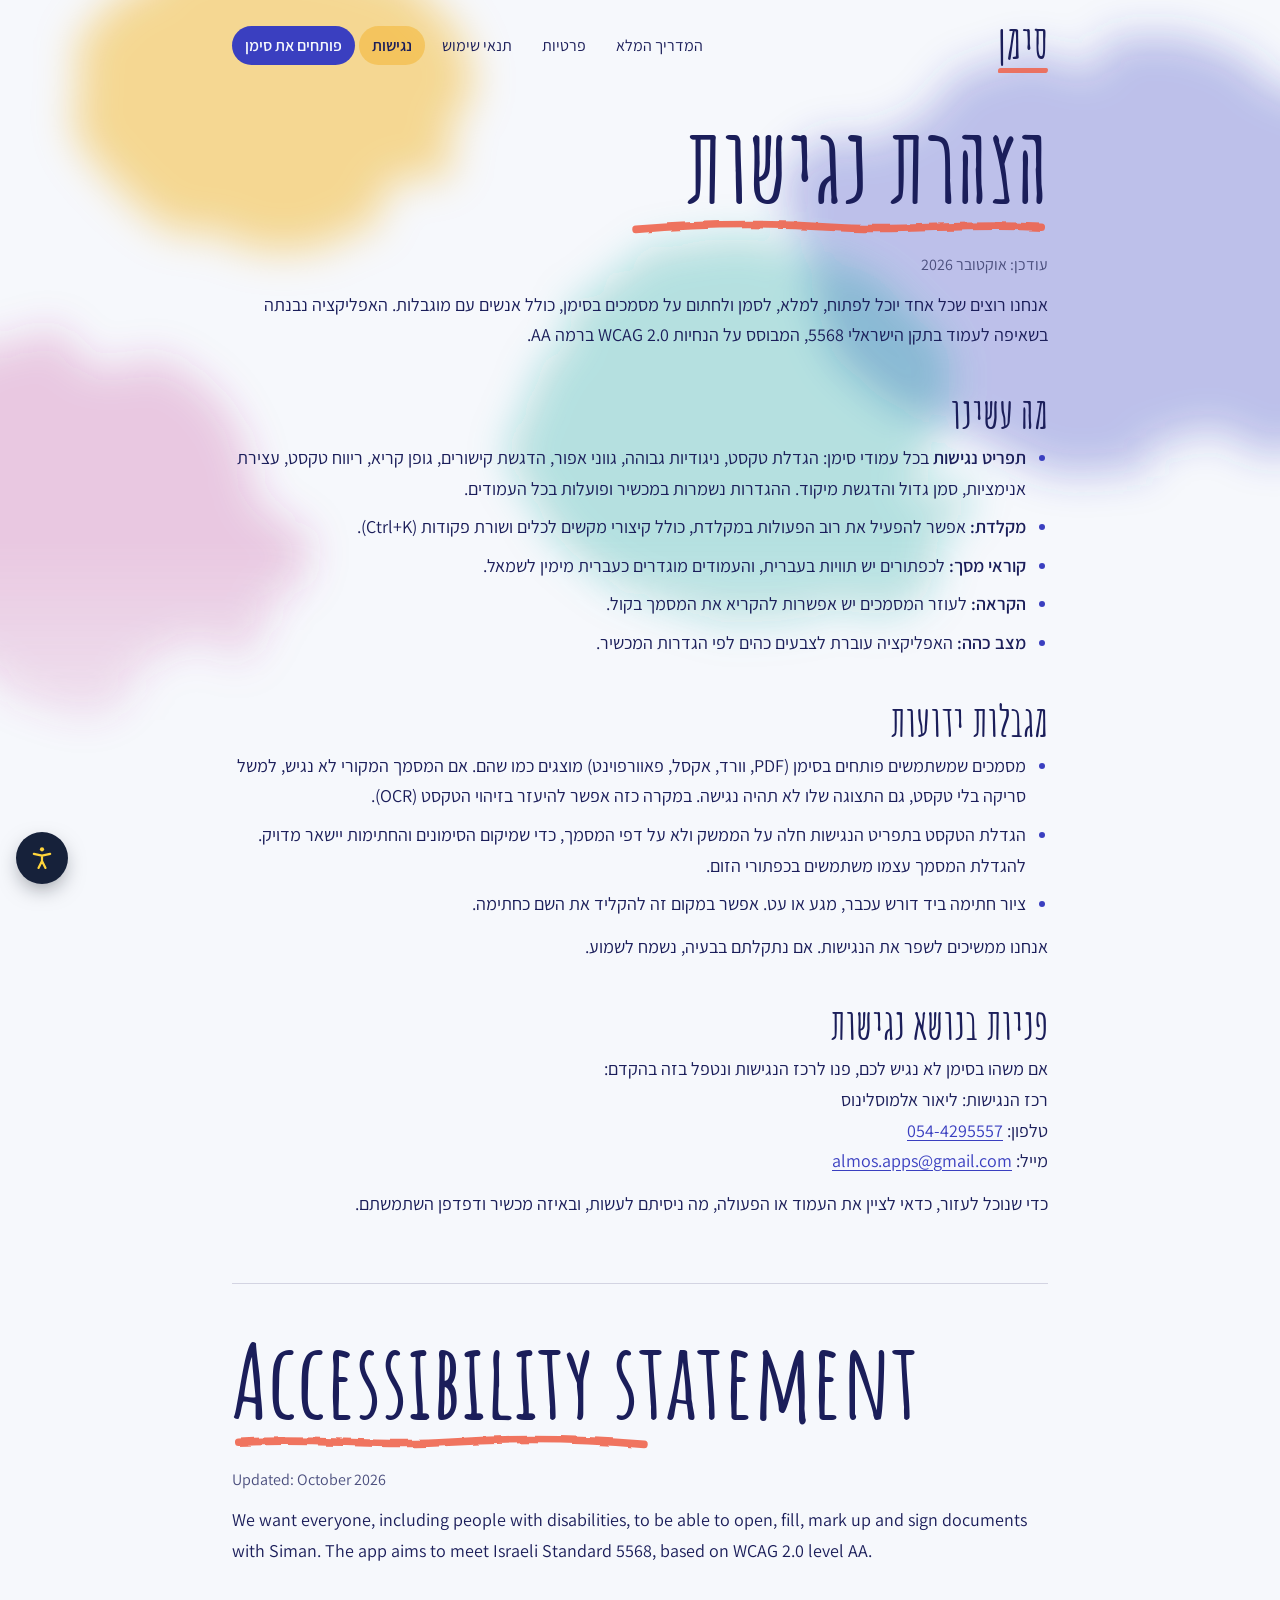
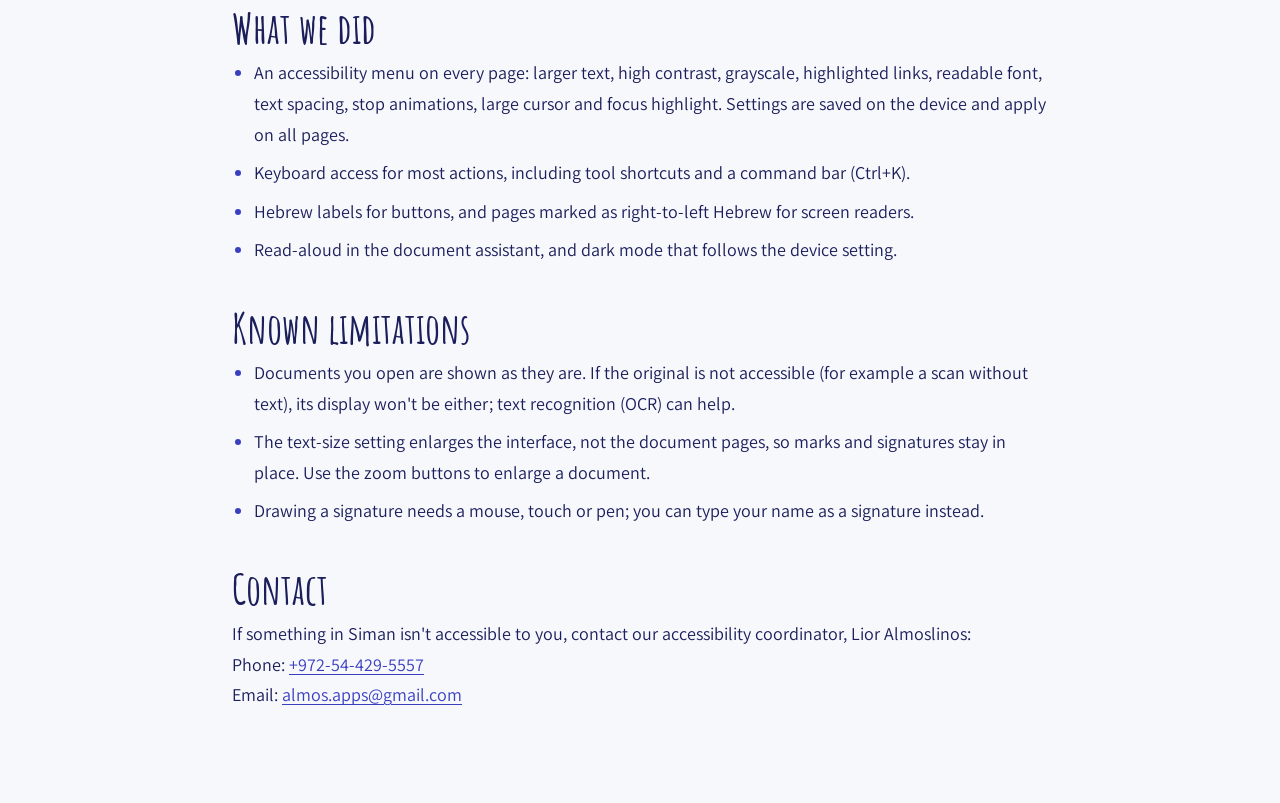
<file: accessibility.html>
<!doctype html>
<html lang="he" dir="rtl">
<head>
<meta charset="utf-8">
<meta name="viewport" content="width=device-width, initial-scale=1">
<title>סימן · הצהרת נגישות</title>
<meta name="theme-color" content="#F6F8FC" media="(prefers-color-scheme: light)">
<meta name="theme-color" content="#12142E" media="(prefers-color-scheme: dark)">
<meta name="color-scheme" content="light dark">
<link rel="icon" href="icon-192.png">
<link rel="stylesheet" href="siman-legal.css?v=6.9.3">
</head>
<body>
<header class="lg-head">
  <a class="lg-logo" href="start.html" aria-label="סימן, לדף הבית">סימן</a>
  <nav class="lg-nav" aria-label="דפים">
    <a href="about.html">המדריך המלא</a>
    <a href="privacy.html">פרטיות</a>
    <a href="terms.html">תנאי שימוש</a>
    <a href="accessibility.html" aria-current="page">נגישות</a>
    <a class="go" href="https://siman.siman-app.workers.dev/">פותחים את סימן</a>
  </nav>
</header>
<main>
<h1>הצהרת נגישות</h1>
<p class="d">עודכן: אוקטובר 2026</p>

<p>אנחנו רוצים שכל אחד יוכל לפתוח, למלא, לסמן ולחתום על מסמכים בסימן, כולל אנשים עם מוגבלות. האפליקציה נבנתה בשאיפה לעמוד בתקן הישראלי 5568, המבוסס על הנחיות WCAG 2.0 ברמה AA.</p>

<h2>מה עשינו</h2>
<ul>
<li><b>תפריט נגישות</b> בכל עמודי סימן: הגדלת טקסט, ניגודיות גבוהה, גווני אפור, הדגשת קישורים, גופן קריא, ריווח טקסט, עצירת אנימציות, סמן גדול והדגשת מיקוד. ההגדרות נשמרות במכשיר ופועלות בכל העמודים.</li>
<li><b>מקלדת:</b> אפשר להפעיל את רוב הפעולות במקלדת, כולל קיצורי מקשים לכלים ושורת פקודות (Ctrl+K).</li>
<li><b>קוראי מסך:</b> לכפתורים יש תוויות בעברית, והעמודים מוגדרים כעברית מימין לשמאל.</li>
<li><b>הקראה:</b> לעוזר המסמכים יש אפשרות להקריא את המסמך בקול.</li>
<li><b>מצב כהה:</b> האפליקציה עוברת לצבעים כהים לפי הגדרות המכשיר.</li>
</ul>

<h2>מגבלות ידועות</h2>
<ul>
<li>מסמכים שמשתמשים פותחים בסימן (PDF, וורד, אקסל, פאוורפוינט) מוצגים כמו שהם. אם המסמך המקורי לא נגיש, למשל סריקה בלי טקסט, גם התצוגה שלו לא תהיה נגישה. במקרה כזה אפשר להיעזר בזיהוי הטקסט (OCR).</li>
<li>הגדלת הטקסט בתפריט הנגישות חלה על הממשק ולא על דפי המסמך, כדי שמיקום הסימונים והחתימות יישאר מדויק. להגדלת המסמך עצמו משתמשים בכפתורי הזום.</li>
<li>ציור חתימה ביד דורש עכבר, מגע או עט. אפשר במקום זה להקליד את השם כחתימה.</li>
</ul>
<p>אנחנו ממשיכים לשפר את הנגישות. אם נתקלתם בבעיה, נשמח לשמוע.</p>

<h2>פניות בנושא נגישות</h2>
<p>אם משהו בסימן לא נגיש לכם, פנו לרכז הנגישות ונטפל בזה בהקדם:<br>
רכז הנגישות: ליאור אלמוסלינוס<br>
טלפון: <a href="tel:+972544295557" dir="ltr">054-4295557</a><br>
מייל: <a href="mailto:almos.apps@gmail.com">almos.apps@gmail.com</a></p>
<p>כדי שנוכל לעזור, כדאי לציין את העמוד או הפעולה, מה ניסיתם לעשות, ובאיזה מכשיר ודפדפן השתמשתם.</p>

<hr>
<div lang="en">
<h1>Accessibility statement</h1>
<p class="d">Updated: October 2026</p>
<p>We want everyone, including people with disabilities, to be able to open, fill, mark up and sign documents with Siman. The app aims to meet Israeli Standard 5568, based on WCAG 2.0 level AA.</p>
<h2>What we did</h2>
<ul>
<li>An accessibility menu on every page: larger text, high contrast, grayscale, highlighted links, readable font, text spacing, stop animations, large cursor and focus highlight. Settings are saved on the device and apply on all pages.</li>
<li>Keyboard access for most actions, including tool shortcuts and a command bar (Ctrl+K).</li>
<li>Hebrew labels for buttons, and pages marked as right-to-left Hebrew for screen readers.</li>
<li>Read-aloud in the document assistant, and dark mode that follows the device setting.</li>
</ul>
<h2>Known limitations</h2>
<ul>
<li>Documents you open are shown as they are. If the original is not accessible (for example a scan without text), its display won't be either; text recognition (OCR) can help.</li>
<li>The text-size setting enlarges the interface, not the document pages, so marks and signatures stay in place. Use the zoom buttons to enlarge a document.</li>
<li>Drawing a signature needs a mouse, touch or pen; you can type your name as a signature instead.</li>
</ul>
<h2>Contact</h2>
<p>If something in Siman isn't accessible to you, contact our accessibility coordinator, Lior Almoslinos:<br>
Phone: <a href="tel:+972544295557">+972-54-429-5557</a><br>
Email: <a href="mailto:almos.apps@gmail.com">almos.apps@gmail.com</a></p>
</div>
</main>
<script src="a11y.js" defer></script>
</body>
</html>
</file>
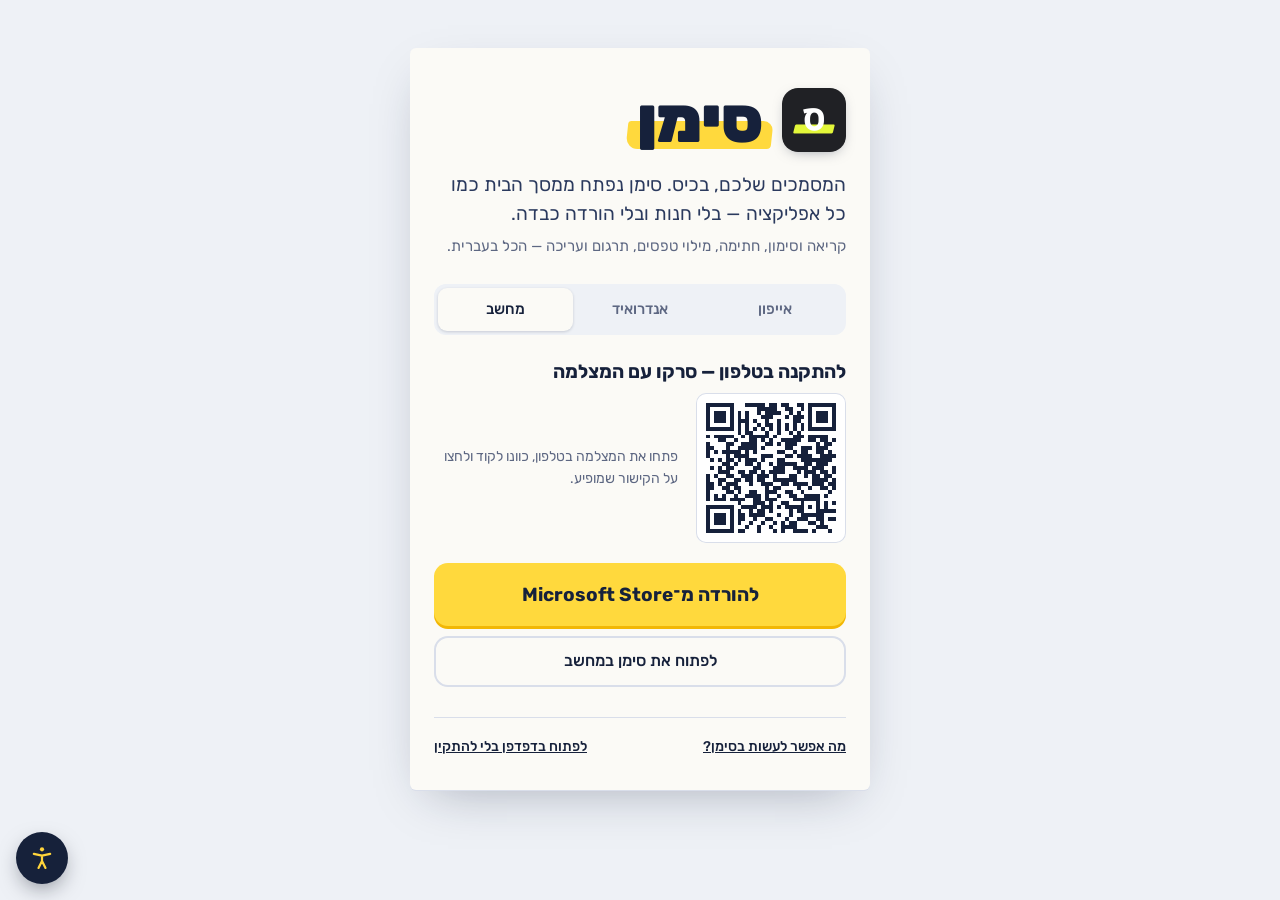
<file: install.html>
<!doctype html>
<html lang="he" dir="rtl">
<head>
<meta charset="utf-8">
<meta name="viewport" content="width=device-width, initial-scale=1, viewport-fit=cover">
<title>סימן — התקנה לטלפון</title>
<meta name="description" content="התקינו את סימן בטלפון: קריאה, סימון, חתימה ועריכה של מסמכים — בעברית.">
<meta name="theme-color" content="#16213b">
<link rel="manifest" href="manifest.webmanifest">
<meta name="apple-mobile-web-app-capable" content="yes">
<meta name="mobile-web-app-capable" content="yes">
<meta name="apple-mobile-web-app-title" content="סימן">
<meta name="apple-mobile-web-app-status-bar-style" content="default">
<meta property="og:title" content="סימן — האפליקציה לטלפון">
<meta property="og:description" content="קריאה, סימון, חתימה ועריכה של מסמכים בעברית. התקנה בלחיצה.">
<script>
  // אם הקובץ נשלח כקובץ (וואטסאפ / הורדות) ולא כקישור — עוברים לכתובת האמיתית, שם אפשר להתקין
  if ((location.protocol !== 'https:' && location.protocol !== 'http:') || /\.github\.io$/.test(location.hostname)) {
    location.replace('https://siman.siman-app.workers.dev/install.html');
  }
  // אם הדף נפתח מתוך האפליקציה המותקנת — עוברים מיד לסימן עצמו
  (function(){
    var sa = window.navigator.standalone === true ||
             (window.matchMedia && matchMedia('(display-mode: standalone)').matches);
    if (sa) location.replace('./');
  })();
</script>
<link rel="preconnect" href="https://fonts.googleapis.com">
<link rel="preconnect" href="https://fonts.gstatic.com" crossorigin>
<link href="https://fonts.googleapis.com/css2?family=Rubik:wght@400;500;700;900&display=swap" rel="stylesheet">
<style>
  :root{
    --ink:#16213b; --ink-2:#2b3a5e; --paper:#fbfaf6; --desk:#eef1f6;
    --marker:#ffd93d; --marker-deep:#f2b705; --muted:#5d6782; --line:#d9deea;
    --ok:#1f8a5b;
    color-scheme: light;
  }
  @media (prefers-color-scheme: dark){
    :root{ --ink:#e9edf7; --ink-2:#c3cbe0; --paper:#141b2e; --desk:#0e1424;
      --muted:#97a2bd; --line:#2a3552; --marker:#ffd93d; --marker-deep:#ffcf1f; --ok:#4cc38a;
      color-scheme: dark; }
  }
  *{box-sizing:border-box}
  [hidden]{display:none !important}
  html,body{margin:0}
  body{
    font-family:"Rubik","Heebo","Arial Hebrew",Arial,sans-serif;
    background:var(--desk); color:var(--ink); line-height:1.55;
    padding:env(safe-area-inset-top,0) 0 env(safe-area-inset-bottom,0);
    -webkit-tap-highlight-color:transparent;
  }
  .sheet{
    max-width:460px; margin:0 auto; min-height:100vh; background:var(--paper);
    padding:40px 24px 32px; position:relative;
  }
  @media (min-width:700px){
    body{padding:48px 0}
    .sheet{min-height:auto; border-radius:6px; box-shadow:0 1px 0 var(--line),0 18px 50px -20px rgba(22,33,59,.35)}
  }

  /* הכותרת: המילה "סימן" מסומנת במרקר */
  .brand{display:flex; align-items:center; gap:14px}
  .brand img{width:64px; height:64px; border-radius:16px; box-shadow:0 4px 14px -6px rgba(22,33,59,.5)}
  .brand img[hidden]{display:none}
  h1{margin:0; font-size:64px; font-weight:900; letter-spacing:-1px; line-height:1}
  h1 .mk{position:relative; display:inline-block; padding:0 6px}
  h1 .mk::before{
    content:""; position:absolute; inset:52% -4px 4% -4px; z-index:-1;
    background:var(--marker); border-radius:3px 10px 4px 12px;
    transform-origin:right center; transform:scaleX(0) skewX(-6deg);
    animation:swipe .7s cubic-bezier(.6,.1,.2,1) .25s forwards;
  }
  h1 .mk{isolation:isolate}
  @keyframes swipe{to{transform:scaleX(1) skewX(-6deg)}}
  @media (prefers-reduced-motion:reduce){h1 .mk::before{animation:none; transform:skewX(-6deg)}}
  @media (prefers-color-scheme: dark){ h1 .mk{color:#16213b} }

  .lead{font-size:19px; margin:18px 0 6px; color:var(--ink-2)}
  .feats{margin:0 0 26px; color:var(--muted); font-size:15px}

  /* בורר מכשיר */
  .switch{display:flex; background:var(--desk); border-radius:12px; padding:4px; margin:0 0 22px}
  .switch button{
    flex:1; font:inherit; font-size:15px; font-weight:500; border:0; background:transparent;
    color:var(--muted); padding:10px 6px; border-radius:9px; cursor:pointer;
  }
  .switch button[aria-pressed="true"]{background:var(--paper); color:var(--ink); box-shadow:0 1px 3px rgba(22,33,59,.18)}
  .switch button:focus-visible,.btn:focus-visible,a:focus-visible{outline:3px solid var(--marker-deep); outline-offset:2px}

  .panel[hidden]{display:none}
  .btn{
    display:flex; align-items:center; justify-content:center; gap:10px; width:100%;
    font:inherit; font-size:19px; font-weight:700; text-decoration:none;
    background:var(--marker); color:#16213b; border:0; border-radius:14px;
    padding:17px 20px; cursor:pointer; box-shadow:0 3px 0 var(--marker-deep);
  }
  .btn:active{transform:translateY(2px); box-shadow:0 1px 0 var(--marker-deep)}
  .btn.ghost{background:transparent; color:var(--ink); box-shadow:inset 0 0 0 2px var(--line); font-size:16px; font-weight:500; padding:13px}
  .btn + .btn{margin-top:10px}
  .note{font-size:14px; color:var(--muted); margin:12px 0 0}
  .done{display:none; color:var(--ok); font-weight:700; font-size:17px; margin:14px 0 0}

  ol.steps{list-style:none; margin:0; padding:0; counter-reset:s}
  ol.steps li{
    counter-increment:s; display:grid; grid-template-columns:36px 1fr; gap:12px; align-items:start;
    padding:14px 0; border-bottom:1px dashed var(--line); font-size:17px;
  }
  ol.steps li:last-child{border-bottom:0}
  ol.steps li::before{
    content:counter(s); width:36px; height:36px; border-radius:50%;
    background:var(--ink); color:var(--paper); display:grid; place-items:center; font-weight:700;
  }
  .ico{display:inline-block; vertical-align:-5px; width:24px; height:24px; color:#1a73e8}
  @media (prefers-color-scheme: dark){ .ico{color:#7fb0ff} }
  b.ui{background:var(--desk); border-radius:6px; padding:1px 7px; font-weight:500; white-space:nowrap}
  h2{font-size:19px; margin:0 0 6px}

  .warn{background:#fff4cc; color:#5a4300; border-radius:12px; padding:14px 16px; margin:0 0 18px; font-size:15px}
  .warn[hidden]{display:none}
  @media (prefers-color-scheme: dark){ .warn{background:#3a3214; color:#ffe9a3} }

  .qrbox{display:flex; gap:18px; align-items:center; margin:4px 0 20px}
  .qr{width:150px; height:150px; flex:none; padding:10px; background:#fff; color:#16213b; border-radius:10px; box-shadow:inset 0 0 0 1px var(--line)}
  .qr svg{width:100%; height:100%; display:block}

  footer{margin-top:30px; padding-top:18px; border-top:1px solid var(--line); font-size:14px; color:var(--muted); display:flex; justify-content:space-between; gap:12px; flex-wrap:wrap}
  footer a{color:var(--ink); font-weight:500}
  .toast{position:fixed; inset:auto 0 calc(24px + env(safe-area-inset-bottom,0)) 0; margin:auto; width:max-content; max-width:90%;
    background:var(--ink); color:var(--paper); padding:10px 18px; border-radius:30px; font-size:15px; opacity:0; transition:opacity .2s; pointer-events:none}
  .toast.on{opacity:1}
</style>
</head>
<body>
<main class="sheet">
  <div class="brand">
    <img id="appIcon" alt="" hidden>
    <h1><span class="mk">סימן</span></h1>
  </div>
  <p class="lead">המסמכים שלכם, בכיס. סימן נפתח ממסך הבית כמו כל אפליקציה — בלי חנות ובלי הורדה כבדה.</p>
  <p class="feats">קריאה וסימון, חתימה, מילוי טפסים, תרגום ועריכה — הכל בעברית.</p>

  <div class="warn" id="inApp" hidden>
    <strong>נפתח מתוך וואטסאפ / אינסטגרם?</strong><br>
    מכאן אי אפשר להתקין. לחצו על <b class="ui">⋮</b> או <b class="ui">⋯</b> למעלה ובחרו <b class="ui">פתח בדפדפן</b> — או העתיקו את הקישור:
    <button class="btn ghost" style="margin-top:10px" data-copy>העתקת הקישור</button>
  </div>

  <div class="switch" role="group" aria-label="בחירת מכשיר">
    <button data-p="ios">אייפון</button>
    <button data-p="android">אנדרואיד</button>
    <button data-p="desktop">מחשב</button>
  </div>

  <!-- אנדרואיד -->
  <section class="panel" id="p-android" hidden>
    <button class="btn" id="installBtn">התקנת סימן בטלפון</button>
    <p class="done" id="installed">✓ הותקן! סימן מחכה לכם במסך הבית.</p>
    <div id="androidManual" hidden>
      <h2>התקנה בשלושה צעדים</h2>
      <ol class="steps">
        <li><span>פתחו את הדף הזה ב־<b class="ui">Chrome</b> (או בדפדפן של סמסונג).</span></li>
        <li><span>לחצו על <b class="ui">⋮</b> בפינה העליונה.</span></li>
        <li><span>בחרו <b class="ui">התקנת אפליקציה</b> או <b class="ui">הוספה למסך הבית</b>, ואשרו.</span></li>
      </ol>
    </div>
  </section>

  <!-- אייפון -->
  <section class="panel" id="p-ios" hidden>
    <div class="warn" id="iosBrowser" hidden>
      הכי פשוט להתקין מ־<strong>Safari</strong>. העתיקו את הקישור והדביקו אותו ב־Safari.
      <button class="btn ghost" style="margin-top:10px" data-copy>העתקת הקישור</button>
    </div>
    <h2>הוספה למסך הבית</h2>
    <ol class="steps">
      <li><span>לחצו על כפתור השיתוף
        <svg class="ico" viewBox="0 0 24 24" fill="none" stroke="currentColor" stroke-width="1.8" stroke-linecap="round" stroke-linejoin="round" aria-label="שיתוף"><path d="M12 3v12"/><path d="M8 7l4-4 4 4"/><path d="M6 11H5a1 1 0 0 0-1 1v8a1 1 0 0 0 1 1h14a1 1 0 0 0 1-1v-8a1 1 0 0 0-1-1h-1"/></svg>
        בתחתית המסך (באייפד — למעלה).</span></li>
      <li><span>גללו מטה ובחרו <b class="ui">הוספה למסך הבית</b>
        <svg class="ico" viewBox="0 0 24 24" fill="none" stroke="currentColor" stroke-width="1.8" stroke-linecap="round" aria-hidden="true"><rect x="4" y="4" width="16" height="16" rx="4"/><path d="M12 8v8M8 12h8"/></svg></span></li>
      <li><span>לחצו <b class="ui">הוסף</b> בפינה. סימן יופיע במסך הבית עם הסמל שלו.</span></li>
    </ol>
  </section>

  <!-- מחשב -->
  <section class="panel" id="p-desktop" hidden>
    <h2>להתקנה בטלפון — סרקו עם המצלמה</h2>
    <div class="qrbox">
      <div class="qr" aria-label="קוד QR לדף ההתקנה"><svg xmlns="http://www.w3.org/2000/svg" viewBox="0 0 33 33" shape-rendering="crispEdges"><path fill="currentColor" d="M0,0h1v1h-1zM1,0h1v1h-1zM2,0h1v1h-1zM3,0h1v1h-1zM4,0h1v1h-1zM5,0h1v1h-1zM6,0h1v1h-1zM10,0h1v1h-1zM11,0h1v1h-1zM12,0h1v1h-1zM13,0h1v1h-1zM14,0h1v1h-1zM16,0h1v1h-1zM17,0h1v1h-1zM19,0h1v1h-1zM20,0h1v1h-1zM23,0h1v1h-1zM24,0h1v1h-1zM26,0h1v1h-1zM27,0h1v1h-1zM28,0h1v1h-1zM29,0h1v1h-1zM30,0h1v1h-1zM31,0h1v1h-1zM32,0h1v1h-1zM0,1h1v1h-1zM6,1h1v1h-1zM13,1h1v1h-1zM14,1h1v1h-1zM15,1h1v1h-1zM16,1h1v1h-1zM17,1h1v1h-1zM20,1h1v1h-1zM21,1h1v1h-1zM24,1h1v1h-1zM26,1h1v1h-1zM32,1h1v1h-1zM0,2h1v1h-1zM2,2h1v1h-1zM3,2h1v1h-1zM4,2h1v1h-1zM6,2h1v1h-1zM8,2h1v1h-1zM10,2h1v1h-1zM13,2h1v1h-1zM15,2h1v1h-1zM16,2h1v1h-1zM17,2h1v1h-1zM18,2h1v1h-1zM21,2h1v1h-1zM23,2h1v1h-1zM26,2h1v1h-1zM28,2h1v1h-1zM29,2h1v1h-1zM30,2h1v1h-1zM32,2h1v1h-1zM0,3h1v1h-1zM2,3h1v1h-1zM3,3h1v1h-1zM4,3h1v1h-1zM6,3h1v1h-1zM8,3h1v1h-1zM10,3h1v1h-1zM14,3h1v1h-1zM15,3h1v1h-1zM16,3h1v1h-1zM20,3h1v1h-1zM22,3h1v1h-1zM23,3h1v1h-1zM24,3h1v1h-1zM26,3h1v1h-1zM28,3h1v1h-1zM29,3h1v1h-1zM30,3h1v1h-1zM32,3h1v1h-1zM0,4h1v1h-1zM2,4h1v1h-1zM3,4h1v1h-1zM4,4h1v1h-1zM6,4h1v1h-1zM8,4h1v1h-1zM9,4h1v1h-1zM10,4h1v1h-1zM12,4h1v1h-1zM15,4h1v1h-1zM18,4h1v1h-1zM22,4h1v1h-1zM23,4h1v1h-1zM26,4h1v1h-1zM28,4h1v1h-1zM29,4h1v1h-1zM30,4h1v1h-1zM32,4h1v1h-1zM0,5h1v1h-1zM6,5h1v1h-1zM8,5h1v1h-1zM10,5h1v1h-1zM13,5h1v1h-1zM15,5h1v1h-1zM16,5h1v1h-1zM18,5h1v1h-1zM20,5h1v1h-1zM22,5h1v1h-1zM24,5h1v1h-1zM26,5h1v1h-1zM32,5h1v1h-1zM0,6h1v1h-1zM1,6h1v1h-1zM2,6h1v1h-1zM3,6h1v1h-1zM4,6h1v1h-1zM5,6h1v1h-1zM6,6h1v1h-1zM8,6h1v1h-1zM10,6h1v1h-1zM12,6h1v1h-1zM14,6h1v1h-1zM16,6h1v1h-1zM18,6h1v1h-1zM20,6h1v1h-1zM22,6h1v1h-1zM24,6h1v1h-1zM26,6h1v1h-1zM27,6h1v1h-1zM28,6h1v1h-1zM29,6h1v1h-1zM30,6h1v1h-1zM31,6h1v1h-1zM32,6h1v1h-1zM8,7h1v1h-1zM10,7h1v1h-1zM11,7h1v1h-1zM15,7h1v1h-1zM18,7h1v1h-1zM21,7h1v1h-1zM23,7h1v1h-1zM0,8h1v1h-1zM2,8h1v1h-1zM3,8h1v1h-1zM4,8h1v1h-1zM5,8h1v1h-1zM6,8h1v1h-1zM9,8h1v1h-1zM11,8h1v1h-1zM12,8h1v1h-1zM13,8h1v1h-1zM14,8h1v1h-1zM15,8h1v1h-1zM17,8h1v1h-1zM22,8h1v1h-1zM23,8h1v1h-1zM24,8h1v1h-1zM26,8h1v1h-1zM27,8h1v1h-1zM28,8h1v1h-1zM29,8h1v1h-1zM30,8h1v1h-1zM3,9h1v1h-1zM4,9h1v1h-1zM7,9h1v1h-1zM11,9h1v1h-1zM12,9h1v1h-1zM14,9h1v1h-1zM16,9h1v1h-1zM19,9h1v1h-1zM20,9h1v1h-1zM21,9h1v1h-1zM22,9h1v1h-1zM23,9h1v1h-1zM26,9h1v1h-1zM27,9h1v1h-1zM29,9h1v1h-1zM30,9h1v1h-1zM32,9h1v1h-1zM0,10h1v1h-1zM5,10h1v1h-1zM6,10h1v1h-1zM9,10h1v1h-1zM10,10h1v1h-1zM11,10h1v1h-1zM12,10h1v1h-1zM15,10h1v1h-1zM16,10h1v1h-1zM18,10h1v1h-1zM20,10h1v1h-1zM21,10h1v1h-1zM22,10h1v1h-1zM28,10h1v1h-1zM30,10h1v1h-1zM31,10h1v1h-1zM0,11h1v1h-1zM1,11h1v1h-1zM5,11h1v1h-1zM8,11h1v1h-1zM9,11h1v1h-1zM10,11h1v1h-1zM11,11h1v1h-1zM12,11h1v1h-1zM14,11h1v1h-1zM20,11h1v1h-1zM21,11h1v1h-1zM24,11h1v1h-1zM25,11h1v1h-1zM26,11h1v1h-1zM28,11h1v1h-1zM29,11h1v1h-1zM30,11h1v1h-1zM0,12h1v1h-1zM2,12h1v1h-1zM4,12h1v1h-1zM5,12h1v1h-1zM6,12h1v1h-1zM7,12h1v1h-1zM8,12h1v1h-1zM10,12h1v1h-1zM12,12h1v1h-1zM18,12h1v1h-1zM19,12h1v1h-1zM22,12h1v1h-1zM24,12h1v1h-1zM25,12h1v1h-1zM28,12h1v1h-1zM29,12h1v1h-1zM31,12h1v1h-1zM0,13h1v1h-1zM5,13h1v1h-1zM7,13h1v1h-1zM8,13h1v1h-1zM9,13h1v1h-1zM10,13h1v1h-1zM14,13h1v1h-1zM15,13h1v1h-1zM16,13h1v1h-1zM20,13h1v1h-1zM21,13h1v1h-1zM23,13h1v1h-1zM24,13h1v1h-1zM25,13h1v1h-1zM26,13h1v1h-1zM29,13h1v1h-1zM30,13h1v1h-1zM31,13h1v1h-1zM32,13h1v1h-1zM1,14h1v1h-1zM3,14h1v1h-1zM5,14h1v1h-1zM6,14h1v1h-1zM8,14h1v1h-1zM10,14h1v1h-1zM11,14h1v1h-1zM12,14h1v1h-1zM14,14h1v1h-1zM18,14h1v1h-1zM19,14h1v1h-1zM24,14h1v1h-1zM25,14h1v1h-1zM26,14h1v1h-1zM27,14h1v1h-1zM28,14h1v1h-1zM29,14h1v1h-1zM30,14h1v1h-1zM31,14h1v1h-1zM4,15h1v1h-1zM5,15h1v1h-1zM7,15h1v1h-1zM10,15h1v1h-1zM11,15h1v1h-1zM13,15h1v1h-1zM16,15h1v1h-1zM18,15h1v1h-1zM19,15h1v1h-1zM20,15h1v1h-1zM21,15h1v1h-1zM22,15h1v1h-1zM25,15h1v1h-1zM26,15h1v1h-1zM28,15h1v1h-1zM29,15h1v1h-1zM30,15h1v1h-1zM1,16h1v1h-1zM3,16h1v1h-1zM5,16h1v1h-1zM6,16h1v1h-1zM12,16h1v1h-1zM13,16h1v1h-1zM17,16h1v1h-1zM18,16h1v1h-1zM19,16h1v1h-1zM22,16h1v1h-1zM23,16h1v1h-1zM24,16h1v1h-1zM25,16h1v1h-1zM27,16h1v1h-1zM28,16h1v1h-1zM29,16h1v1h-1zM32,16h1v1h-1zM3,17h1v1h-1zM4,17h1v1h-1zM5,17h1v1h-1zM8,17h1v1h-1zM9,17h1v1h-1zM11,17h1v1h-1zM12,17h1v1h-1zM14,17h1v1h-1zM16,17h1v1h-1zM17,17h1v1h-1zM18,17h1v1h-1zM19,17h1v1h-1zM23,17h1v1h-1zM25,17h1v1h-1zM26,17h1v1h-1zM27,17h1v1h-1zM29,17h1v1h-1zM30,17h1v1h-1zM32,17h1v1h-1zM0,18h1v1h-1zM2,18h1v1h-1zM5,18h1v1h-1zM6,18h1v1h-1zM9,18h1v1h-1zM10,18h1v1h-1zM11,18h1v1h-1zM13,18h1v1h-1zM14,18h1v1h-1zM15,18h1v1h-1zM17,18h1v1h-1zM21,18h1v1h-1zM22,18h1v1h-1zM25,18h1v1h-1zM27,18h1v1h-1zM28,18h1v1h-1zM30,18h1v1h-1zM31,18h1v1h-1zM0,19h1v1h-1zM3,19h1v1h-1zM4,19h1v1h-1zM7,19h1v1h-1zM8,19h1v1h-1zM10,19h1v1h-1zM11,19h1v1h-1zM13,19h1v1h-1zM14,19h1v1h-1zM17,19h1v1h-1zM18,19h1v1h-1zM19,19h1v1h-1zM20,19h1v1h-1zM21,19h1v1h-1zM22,19h1v1h-1zM27,19h1v1h-1zM28,19h1v1h-1zM29,19h1v1h-1zM30,19h1v1h-1zM32,19h1v1h-1zM0,20h1v1h-1zM1,20h1v1h-1zM3,20h1v1h-1zM5,20h1v1h-1zM6,20h1v1h-1zM7,20h1v1h-1zM11,20h1v1h-1zM14,20h1v1h-1zM15,20h1v1h-1zM16,20h1v1h-1zM19,20h1v1h-1zM20,20h1v1h-1zM22,20h1v1h-1zM23,20h1v1h-1zM24,20h1v1h-1zM25,20h1v1h-1zM27,20h1v1h-1zM28,20h1v1h-1zM29,20h1v1h-1zM31,20h1v1h-1zM32,20h1v1h-1zM0,21h1v1h-1zM1,21h1v1h-1zM4,21h1v1h-1zM5,21h1v1h-1zM7,21h1v1h-1zM8,21h1v1h-1zM15,21h1v1h-1zM17,21h1v1h-1zM18,21h1v1h-1zM23,21h1v1h-1zM26,21h1v1h-1zM29,21h1v1h-1zM30,21h1v1h-1zM32,21h1v1h-1zM0,22h1v1h-1zM5,22h1v1h-1zM6,22h1v1h-1zM8,22h1v1h-1zM11,22h1v1h-1zM12,22h1v1h-1zM15,22h1v1h-1zM16,22h1v1h-1zM17,22h1v1h-1zM20,22h1v1h-1zM21,22h1v1h-1zM24,22h1v1h-1zM31,22h1v1h-1zM0,23h1v1h-1zM2,23h1v1h-1zM4,23h1v1h-1zM7,23h1v1h-1zM10,23h1v1h-1zM11,23h1v1h-1zM12,23h1v1h-1zM13,23h1v1h-1zM15,23h1v1h-1zM18,23h1v1h-1zM21,23h1v1h-1zM22,23h1v1h-1zM25,23h1v1h-1zM26,23h1v1h-1zM27,23h1v1h-1zM28,23h1v1h-1zM30,23h1v1h-1zM0,24h1v1h-1zM2,24h1v1h-1zM3,24h1v1h-1zM4,24h1v1h-1zM6,24h1v1h-1zM7,24h1v1h-1zM8,24h1v1h-1zM9,24h1v1h-1zM12,24h1v1h-1zM13,24h1v1h-1zM15,24h1v1h-1zM16,24h1v1h-1zM17,24h1v1h-1zM22,24h1v1h-1zM23,24h1v1h-1zM24,24h1v1h-1zM25,24h1v1h-1zM26,24h1v1h-1zM27,24h1v1h-1zM28,24h1v1h-1zM8,25h1v1h-1zM12,25h1v1h-1zM13,25h1v1h-1zM14,25h1v1h-1zM16,25h1v1h-1zM19,25h1v1h-1zM20,25h1v1h-1zM24,25h1v1h-1zM28,25h1v1h-1zM30,25h1v1h-1zM32,25h1v1h-1zM0,26h1v1h-1zM1,26h1v1h-1zM2,26h1v1h-1zM3,26h1v1h-1zM4,26h1v1h-1zM5,26h1v1h-1zM6,26h1v1h-1zM9,26h1v1h-1zM10,26h1v1h-1zM11,26h1v1h-1zM12,26h1v1h-1zM14,26h1v1h-1zM15,26h1v1h-1zM16,26h1v1h-1zM18,26h1v1h-1zM20,26h1v1h-1zM21,26h1v1h-1zM22,26h1v1h-1zM23,26h1v1h-1zM24,26h1v1h-1zM26,26h1v1h-1zM28,26h1v1h-1zM30,26h1v1h-1zM0,27h1v1h-1zM6,27h1v1h-1zM8,27h1v1h-1zM11,27h1v1h-1zM13,27h1v1h-1zM14,27h1v1h-1zM16,27h1v1h-1zM21,27h1v1h-1zM23,27h1v1h-1zM24,27h1v1h-1zM28,27h1v1h-1zM29,27h1v1h-1zM30,27h1v1h-1zM31,27h1v1h-1zM32,27h1v1h-1zM0,28h1v1h-1zM2,28h1v1h-1zM3,28h1v1h-1zM4,28h1v1h-1zM6,28h1v1h-1zM8,28h1v1h-1zM9,28h1v1h-1zM11,28h1v1h-1zM12,28h1v1h-1zM13,28h1v1h-1zM14,28h1v1h-1zM18,28h1v1h-1zM21,28h1v1h-1zM24,28h1v1h-1zM25,28h1v1h-1zM26,28h1v1h-1zM27,28h1v1h-1zM28,28h1v1h-1zM29,28h1v1h-1zM0,29h1v1h-1zM2,29h1v1h-1zM3,29h1v1h-1zM4,29h1v1h-1zM6,29h1v1h-1zM8,29h1v1h-1zM9,29h1v1h-1zM12,29h1v1h-1zM15,29h1v1h-1zM16,29h1v1h-1zM20,29h1v1h-1zM23,29h1v1h-1zM24,29h1v1h-1zM25,29h1v1h-1zM28,29h1v1h-1zM29,29h1v1h-1zM31,29h1v1h-1zM32,29h1v1h-1zM0,30h1v1h-1zM2,30h1v1h-1zM3,30h1v1h-1zM4,30h1v1h-1zM6,30h1v1h-1zM8,30h1v1h-1zM11,30h1v1h-1zM14,30h1v1h-1zM17,30h1v1h-1zM19,30h1v1h-1zM21,30h1v1h-1zM22,30h1v1h-1zM26,30h1v1h-1zM27,30h1v1h-1zM29,30h1v1h-1zM0,31h1v1h-1zM6,31h1v1h-1zM10,31h1v1h-1zM13,31h1v1h-1zM16,31h1v1h-1zM19,31h1v1h-1zM20,31h1v1h-1zM21,31h1v1h-1zM22,31h1v1h-1zM28,31h1v1h-1zM29,31h1v1h-1zM30,31h1v1h-1zM0,32h1v1h-1zM1,32h1v1h-1zM2,32h1v1h-1zM3,32h1v1h-1zM4,32h1v1h-1zM5,32h1v1h-1zM6,32h1v1h-1zM8,32h1v1h-1zM9,32h1v1h-1zM13,32h1v1h-1zM17,32h1v1h-1zM19,32h1v1h-1zM22,32h1v1h-1zM23,32h1v1h-1zM24,32h1v1h-1zM25,32h1v1h-1zM27,32h1v1h-1zM31,32h1v1h-1z"/></svg></div>
      <p class="note" style="margin:0">פתחו את המצלמה בטלפון, כוונו לקוד ולחצו על הקישור שמופיע.</p>
    </div>
    <a class="btn" id="storeBtn" href="#" hidden>להורדה מ־Microsoft Store</a>
    <a class="btn ghost" href="https://siman.siman-app.workers.dev/">לפתוח את סימן במחשב</a>
  </section>

  <footer>
    <a href="https://siman.siman-app.workers.dev/about.html">מה אפשר לעשות בסימן?</a>
    <a href="https://siman.siman-app.workers.dev/">לפתוח בדפדפן בלי להתקין</a>
  </footer>
</main>
<div class="toast" id="toast" role="status"></div>

<script>
/* ===== הגדרות ===== */
// הדביקו כאן את הקישור לסימן ב-Microsoft Store (ריק = הכפתור מוסתר)
var STORE_URL = "https://apps.microsoft.com/detail/9NWJTDTM2JJX?hl=he&gl=IL";
var PAGE_URL  = "https://siman.siman-app.workers.dev/install.html";

/* ===== זיהוי מכשיר ===== */
var ua = navigator.userAgent || "";
var isIPad = /iPad/.test(ua) || (/Macintosh/.test(ua) && navigator.maxTouchPoints > 1);
var isIOS = /iPhone|iPod/.test(ua) || isIPad;
var isAndroid = /Android/i.test(ua);
var inApp = /FBAN|FBAV|Instagram|Line\/|WhatsApp|Telegram|TikTok|Snapchat|MicroMessenger|; wv\)/i.test(ua);
var iosNotSafari = isIOS && /CriOS|FxiOS|EdgiOS|OPiOS|GSA\//.test(ua);

var platform = isIOS ? "ios" : isAndroid ? "android" : "desktop";
function show(p){
  document.querySelectorAll(".panel").forEach(function(el){ el.hidden = el.id !== "p-" + p; });
  document.querySelectorAll(".switch button").forEach(function(b){ b.setAttribute("aria-pressed", b.dataset.p === p); });
}
document.querySelectorAll(".switch button").forEach(function(b){ b.onclick = function(){ show(b.dataset.p); }; });
show(platform);
if (inApp && platform !== "desktop") document.getElementById("inApp").hidden = false;
if (iosNotSafari && !inApp) document.getElementById("iosBrowser").hidden = false;

/* ===== סמל האפליקציה מתוך ה-manifest ===== */
fetch("manifest.webmanifest").then(function(r){ return r.json(); }).then(function(m){
  var icons = (m.icons || []).slice().sort(function(a,b){ return parseInt(b.sizes) - parseInt(a.sizes); });
  if (!icons.length) return;
  var big = new URL(icons[0].src, location.href).href;
  var img = document.getElementById("appIcon"); img.src = big; img.hidden = false;
  // סמל למסך הבית באייפון
  var l = document.createElement("link"); l.rel = "apple-touch-icon"; l.href = big; document.head.appendChild(l);
}).catch(function(){});

/* ===== Service worker — נדרש כדי שאנדרואיד יציע התקנה ===== */
if ("serviceWorker" in navigator) navigator.serviceWorker.register("sw.js").catch(function(){});

/* ===== התקנה באנדרואיד ===== */
var deferred = null;
var btn = document.getElementById("installBtn");
var manual = document.getElementById("androidManual");
window.addEventListener("beforeinstallprompt", function(e){ e.preventDefault(); deferred = e; manual.hidden = true; btn.hidden = false; });
window.addEventListener("appinstalled", function(){
  deferred = null; btn.hidden = true; manual.hidden = true;
  document.getElementById("installed").style.display = "block";
});
btn.onclick = function(){
  if (deferred){
    deferred.prompt();
    deferred.userChoice.finally(function(){ deferred = null; });
  } else {
    manual.hidden = false; btn.hidden = true;
    manual.scrollIntoView({behavior:"smooth", block:"start"});
  }
};
// אם הדפדפן לא מציע התקנה אוטומטית — מציגים הוראות ידניות
setTimeout(function(){ if (!deferred && isAndroid) { manual.hidden = false; btn.hidden = true; } }, 3500);

/* ===== מחשב ===== */
if (STORE_URL){ var s = document.getElementById("storeBtn"); s.href = STORE_URL; s.hidden = false; }

/* ===== העתקת קישור ===== */
function toast(t){ var el = document.getElementById("toast"); el.textContent = t; el.classList.add("on"); setTimeout(function(){ el.classList.remove("on"); }, 2200); }
document.querySelectorAll("[data-copy]").forEach(function(b){
  b.onclick = function(){
    (navigator.clipboard ? navigator.clipboard.writeText(PAGE_URL) : Promise.reject())
      .then(function(){ toast("הקישור הועתק"); })
      .catch(function(){ prompt("העתיקו את הקישור:", PAGE_URL); });
  };
});
</script>
<script src="a11y.js" defer></script>
</body>
</html>
</file>
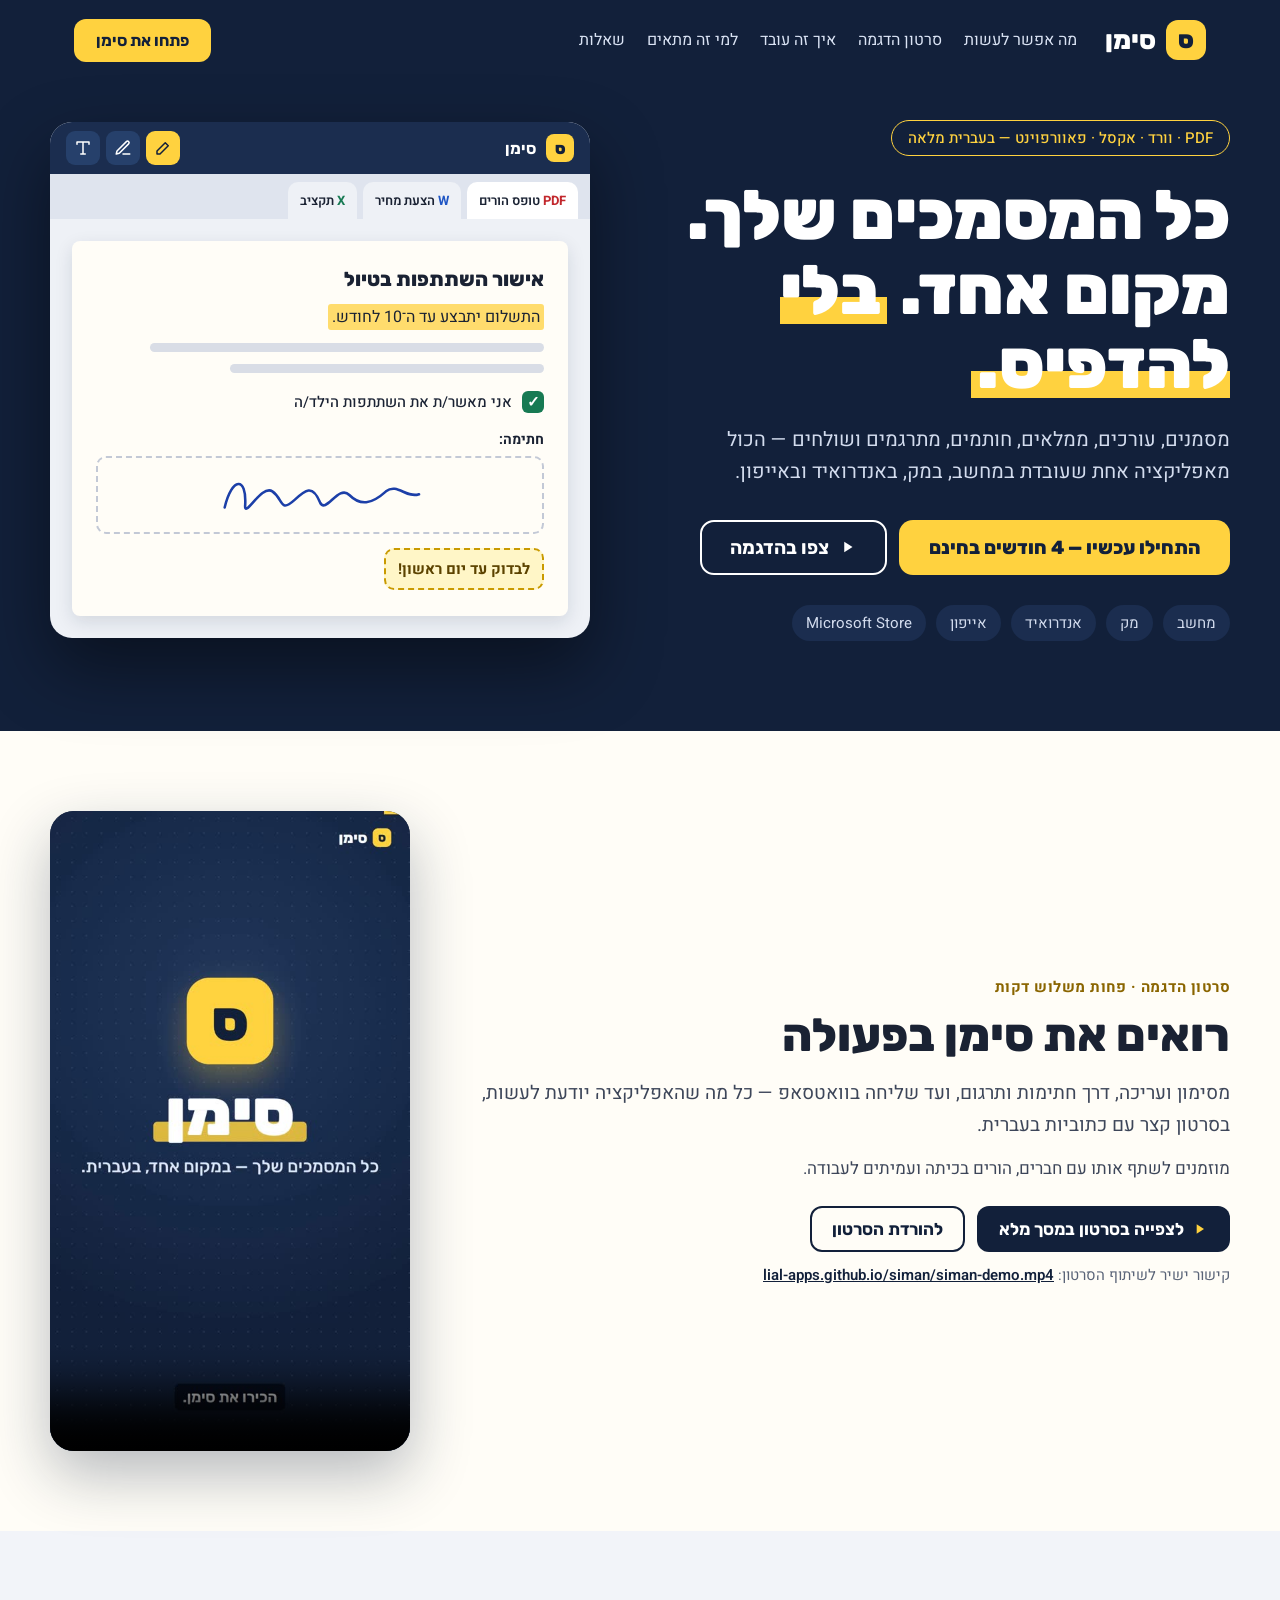
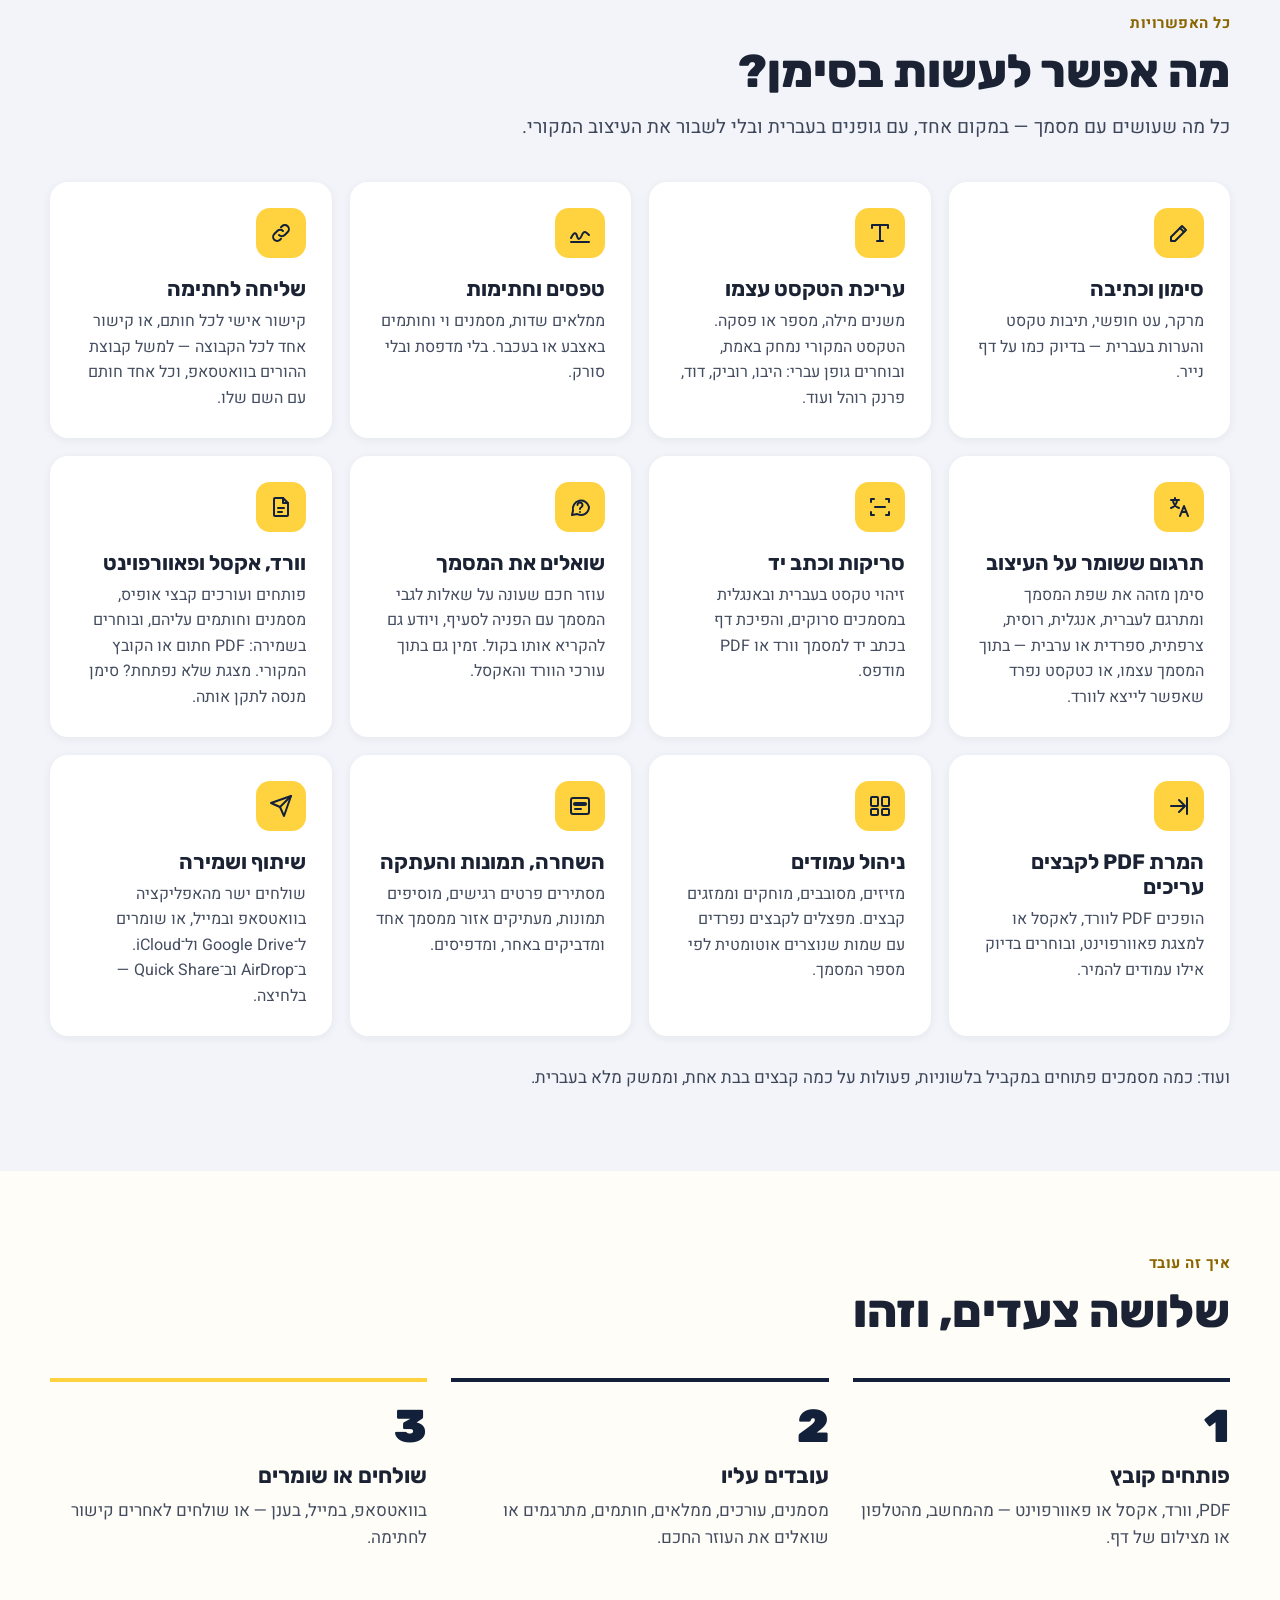
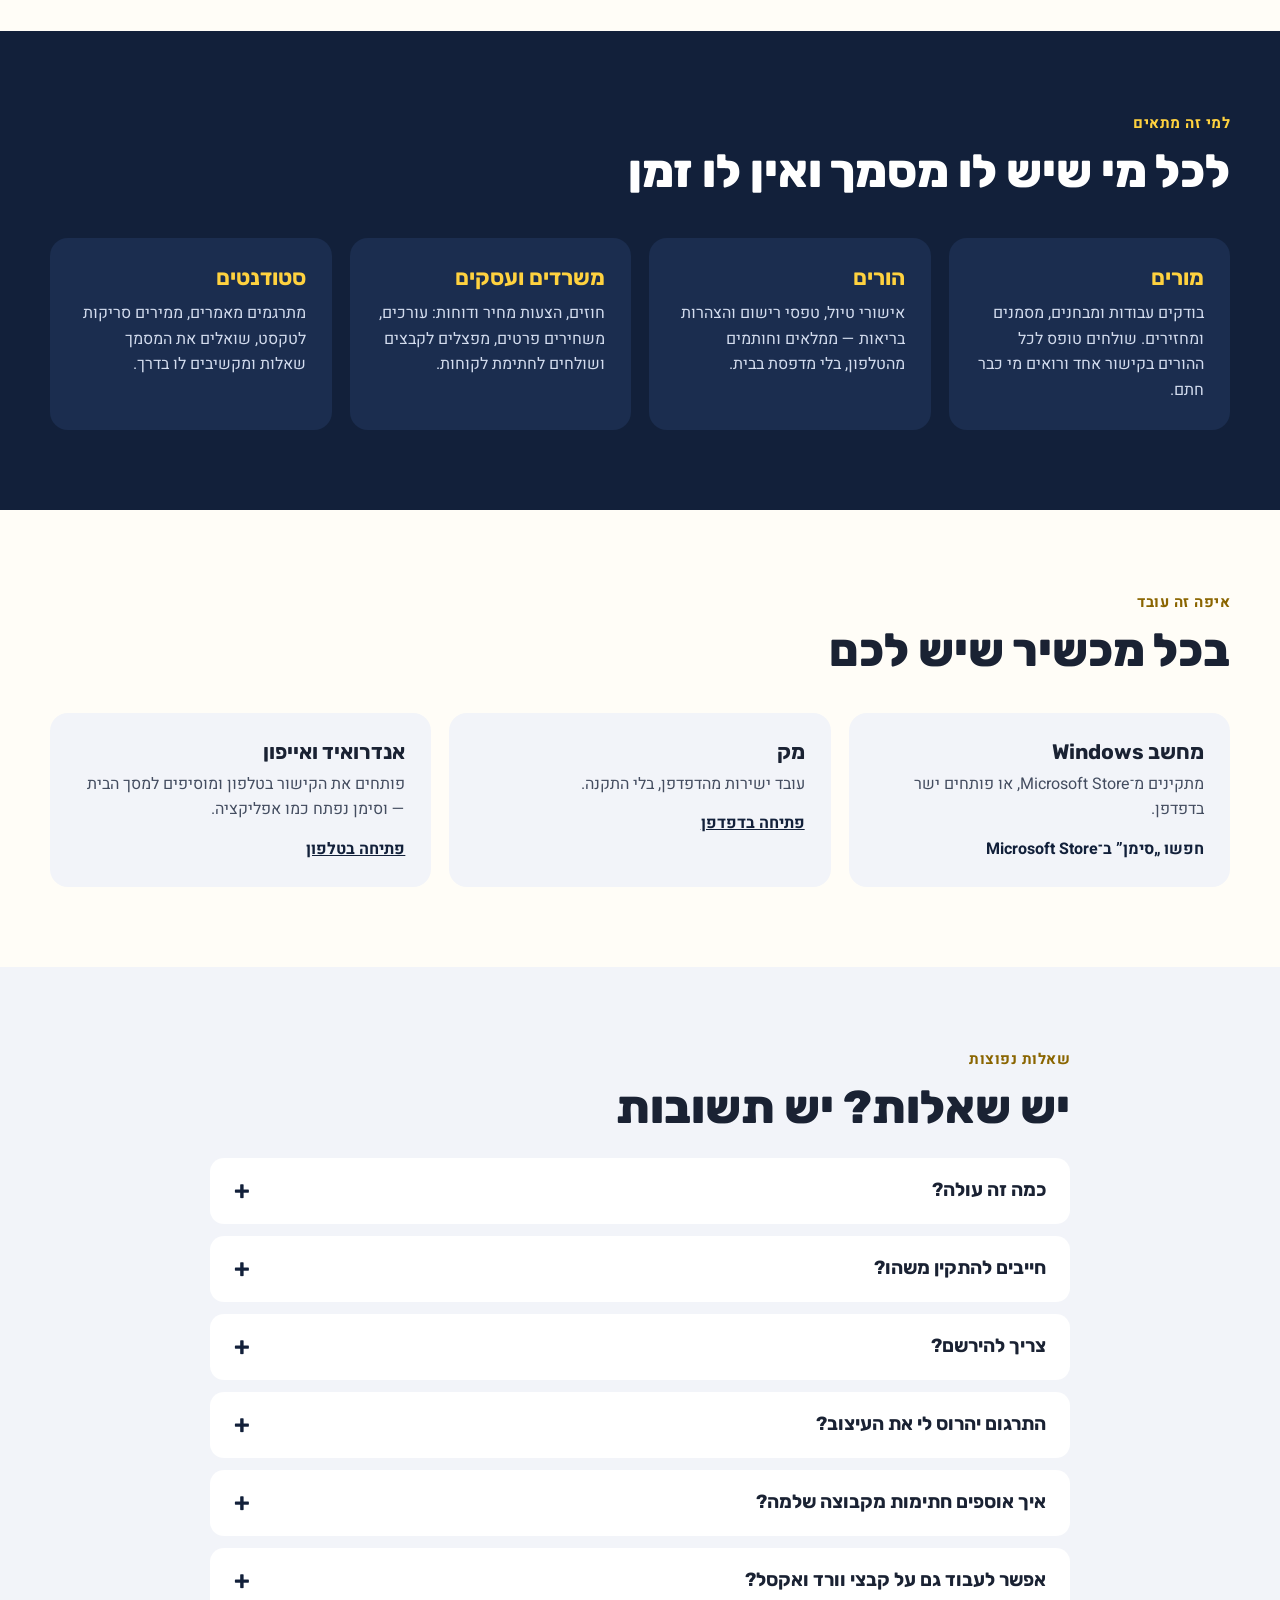
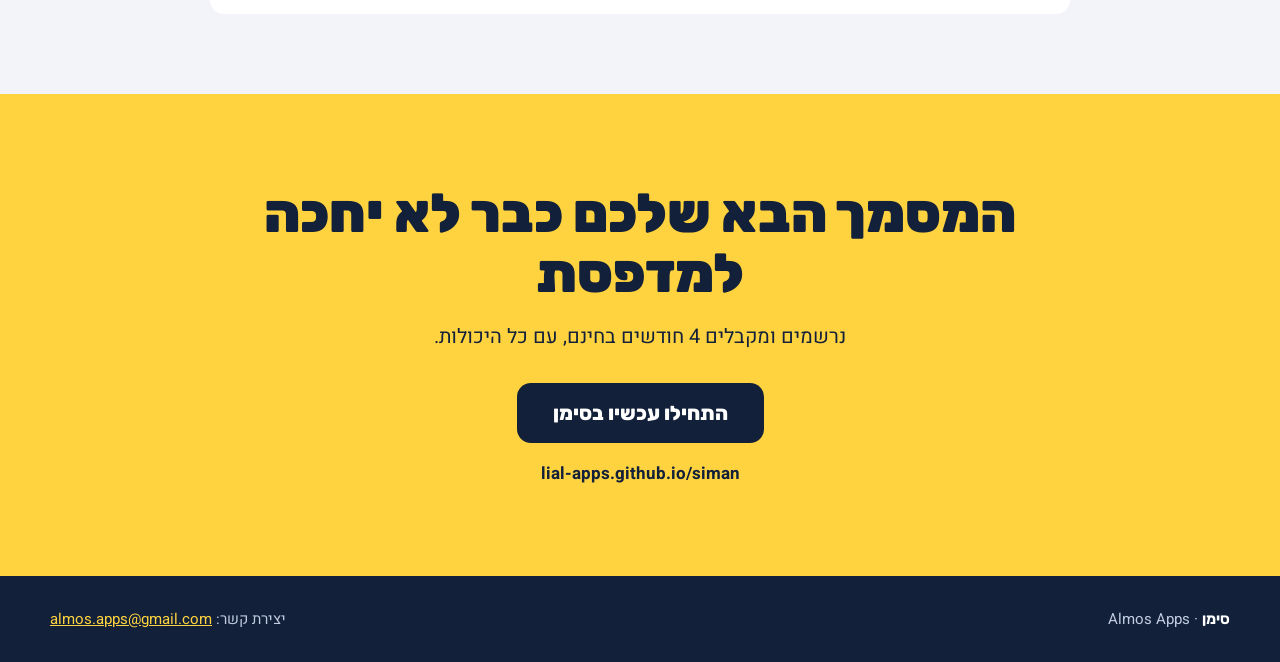
<file: landing.html>
<!doctype html>
<html lang="he" dir="rtl">
<head>
<meta charset="utf-8">
<title>סימן — כל המסמכים שלך במקום אחד</title>
<meta name="viewport" content="width=device-width, initial-scale=1">
<meta name="description" content="סימן — מסמנים, עורכים, חותמים, מתרגמים ושולחים PDF, וורד, אקסל ופאוורפוינט. בעברית, בכל מכשיר.">
<meta property="og:title" content="סימן — כל המסמכים שלך במקום אחד">
<meta property="og:description" content="מסמנים, עורכים, חותמים, מתרגמים ושולחים — בלי להדפיס. התחילו בחינם.">
<link rel="icon" href="icon-192.png">
<style>html{scroll-behavior:smooth}*{box-sizing:border-box}img,video{max-width:100%}
@media print{#video video{display:none}#video .pv{display:block!important}header nav{display:none}section{break-inside:avoid}}</style>

<link rel="preconnect" href="https://fonts.googleapis.com">
<link href="https://fonts.googleapis.com/css2?family=Rubik:wght@400;500;600;700;800;900&amp;family=Heebo:wght@400;500;700&amp;display=swap" rel="stylesheet">
<style>
body{margin:0;background:#fffdf7}
a{color:#12203a}a:hover{color:#26406b}
details summary{cursor:pointer;list-style:none}
details summary::-webkit-details-marker{display:none}
details[open] .plus{transform:rotate(45deg)}
</style>

</head>
<body>


<div dir="rtl" style="direction: rtl; text-align: right; font-family: 'Heebo', 'Rubik', Arial, sans-serif; color: #1a2233; background: #fffdf7; min-height: 100vh">

<!-- NAV -->
<header style="background: #12203a; color: #ffffff">
<div style="max-width: 1180px; margin: 0 auto; padding: 18px 24px; display: flex; flex-wrap: wrap; align-items: center; gap: 16px 28px">
<a href="#top" style="display: flex; align-items: center; gap: 10px; text-decoration: none; color: #ffffff">
<span style="width: 40px; height: 40px; border-radius: 12px; background: #ffd23f; color: #12203a; display: flex; align-items: center; justify-content: center; font-family: 'Rubik', sans-serif; font-weight: 900; font-size: 24px">ס</span>
<span style="font-family: 'Rubik', sans-serif; font-weight: 800; font-size: 26px">סימן</span>
</a>
<nav style="display: flex; flex-wrap: wrap; gap: 6px 22px; flex: 1 1 320px; font-size: 16px">
<a href="#features" style="color: #dbe4f5; text-decoration: none; padding: 10px 0">מה אפשר לעשות</a>
<a href="#video" style="color: #dbe4f5; text-decoration: none; padding: 10px 0">סרטון הדגמה</a>
<a href="#how" style="color: #dbe4f5; text-decoration: none; padding: 10px 0">איך זה עובד</a>
<a href="#who" style="color: #dbe4f5; text-decoration: none; padding: 10px 0">למי זה מתאים</a>
<a href="#faq" style="color: #dbe4f5; text-decoration: none; padding: 10px 0">שאלות</a>
</nav>
<a href="https://lial-apps.github.io/siman" style="background: #ffd23f; color: #12203a; text-decoration: none; font-family: 'Rubik', sans-serif; font-weight: 700; font-size: 16px; padding: 12px 22px; border-radius: 12px">פתחו את סימן</a>
</div>
</header>

<!-- HERO -->
<section id="top" style="background: #12203a; color: #ffffff; padding: 40px 24px 90px">
<div style="max-width: 1180px; margin: 0 auto; display: flex; flex-wrap: wrap; align-items: center; gap: 56px">
<div style="flex: 1 1 440px; min-width: 0">
<span style="display: inline-block; border: 1px solid #ffd23f; color: #ffd23f; border-radius: 999px; padding: 6px 16px; font-size: 15px; font-weight: 500">PDF · וורד · אקסל · פאוורפוינט — בעברית מלאה</span>
<h1 style="font-family: 'Rubik', sans-serif; font-weight: 900; font-size: clamp(2.6rem, 5.4vw, 4.4rem); line-height: 1.08; margin: 22px 0 0">כל המסמכים שלך.<br>מקום אחד. <span style="background: linear-gradient(transparent 58%, #ffd23f 58%, #ffd23f 92%, transparent 92%); color: #ffffff; padding: 0 6px">בלי להדפיס.</span></h1>
<p style="font-size: 20px; line-height: 1.6; color: #d3dcee; margin: 22px 0 0; max-width: 560px">מסמנים, עורכים, ממלאים, חותמים, מתרגמים ושולחים — הכול מאפליקציה אחת שעובדת במחשב, במק, באנדרואיד ובאייפון.</p>
<div style="display: flex; flex-wrap: wrap; gap: 12px; margin-top: 32px">
<a href="https://lial-apps.github.io/siman" style="background: #ffd23f; color: #12203a; text-decoration: none; font-family: 'Rubik', sans-serif; font-weight: 800; font-size: 19px; padding: 16px 30px; border-radius: 14px">התחילו עכשיו — 4 חודשים בחינם</a>
<a href="#video" style="border: 2px solid #ffffff; color: #ffffff; text-decoration: none; font-family: 'Rubik', sans-serif; font-weight: 700; font-size: 19px; padding: 14px 28px; border-radius: 14px; display: inline-flex; align-items: center; gap: 10px"><svg aria-hidden="true" width="18" height="18" viewBox="0 0 24 24" fill="#ffffff"><path d="M7 5v14l11-7z"></path></svg>צפו בהדגמה</a>
</div>
<div style="display: flex; flex-wrap: wrap; gap: 10px; margin-top: 30px; font-size: 15px; color: #d3dcee">
<span style="background: #1b2d4f; border-radius: 999px; padding: 7px 14px">מחשב</span>
<span style="background: #1b2d4f; border-radius: 999px; padding: 7px 14px">מק</span>
<span style="background: #1b2d4f; border-radius: 999px; padding: 7px 14px">אנדרואיד</span>
<span style="background: #1b2d4f; border-radius: 999px; padding: 7px 14px">אייפון</span>
<span style="background: #1b2d4f; border-radius: 999px; padding: 7px 14px">Microsoft Store</span>
</div>
</div>

<!-- hero mockup -->
<div style="flex: 1 1 420px; min-width: 0; max-width: 540px">
<div style="background: #eef1f6; border-radius: 22px; overflow: hidden; box-shadow: 0 30px 70px rgba(0,0,0,0.45); color: #1a2233">
<div style="background: #1b2d4f; color: #ffffff; height: 52px; display: flex; align-items: center; gap: 10px; padding: 0 16px">
<span style="width: 28px; height: 28px; border-radius: 8px; background: #ffd23f; color: #12203a; font-family: 'Rubik', sans-serif; font-weight: 900; display: flex; align-items: center; justify-content: center">ס</span>
<b style="font-family: 'Rubik', sans-serif">סימן</b>
<div style="display: flex; gap: 6px; margin-inline-start: auto">
<span style="width: 34px; height: 34px; border-radius: 9px; background: #ffd23f; display: flex; align-items: center; justify-content: center"><svg aria-hidden="true" width="18" height="18" viewBox="0 0 24 24" fill="none" stroke="#12203a" stroke-width="2" stroke-linecap="round" stroke-linejoin="round"><path d="M4 20h4L19 9l-4-4L4 16z"></path></svg></span>
<span style="width: 34px; height: 34px; border-radius: 9px; background: #26406b; display: flex; align-items: center; justify-content: center"><svg aria-hidden="true" width="18" height="18" viewBox="0 0 24 24" fill="none" stroke="#ffffff" stroke-width="2" stroke-linecap="round" stroke-linejoin="round"><path d="M12 20h9M16.5 3.5a2.1 2.1 0 013 3L7 19l-4 1 1-4z"></path></svg></span>
<span style="width: 34px; height: 34px; border-radius: 9px; background: #26406b; display: flex; align-items: center; justify-content: center"><svg aria-hidden="true" width="18" height="18" viewBox="0 0 24 24" fill="none" stroke="#ffffff" stroke-width="2" stroke-linecap="round" stroke-linejoin="round"><path d="M4 7V4h16v3M9 20h6M12 4v16"></path></svg></span>
</div>
</div>
<div style="display: flex; gap: 6px; padding: 8px 12px 0; background: #dfe4ee; font-size: 13px; font-weight: 600">
<span style="background: #ffffff; border-radius: 10px 10px 0 0; padding: 9px 12px"><b style="color: #c2282d">PDF</b> טופס הורים</span>
<span style="background: #eef1f6; border-radius: 10px 10px 0 0; padding: 9px 12px"><b style="color: #1f56c4">W</b> הצעת מחיר</span>
<span style="background: #eef1f6; border-radius: 10px 10px 0 0; padding: 9px 12px"><b style="color: #177a53">X</b> תקציב</span>
</div>
<div style="padding: 22px">
<div style="background: #fffdf7; border-radius: 8px; box-shadow: 0 6px 18px rgba(20,30,60,0.12); padding: 26px 24px">
<div style="font-family: 'Rubik', sans-serif; font-weight: 800; font-size: 20px">אישור השתתפות בטיול</div>
<div style="margin-top: 14px; font-size: 16px"><span style="background: rgba(255,210,63,0.75); border-radius: 3px; padding: 1px 4px">התשלום יתבצע עד ה־10 לחודש.</span></div>
<div style="height: 9px; border-radius: 5px; background: #d9dde6; margin-top: 14px; width: 88%"></div>
<div style="height: 9px; border-radius: 5px; background: #d9dde6; margin-top: 12px; width: 70%"></div>
<div style="display: flex; align-items: center; gap: 10px; margin-top: 18px; font-size: 15px; font-weight: 500"><span style="width: 22px; height: 22px; border-radius: 6px; background: #177a53; color: #ffffff; display: flex; align-items: center; justify-content: center; font-weight: 900">✓</span>אני מאשר/ת את השתתפות הילד/ה</div>
<div style="margin-top: 16px; font-size: 14px; font-weight: 700">חתימה:</div>
<div style="border: 2px dashed #c3c9d6; border-radius: 10px; height: 78px; margin-top: 6px; display: flex; align-items: center; justify-content: center">
<svg aria-hidden="true" viewBox="0 0 300 90" width="220" height="66"><path d="M20 62 C 30 20, 50 20, 48 58 C 46 80, 70 30, 85 40 C 100 50, 95 70, 115 52 C 130 38, 140 30, 150 55 C 158 72, 175 30, 190 45 C 205 60, 220 58, 240 40 C 255 28, 268 50, 285 44" stroke="#1c3fa8" stroke-width="3.5" fill="none" stroke-linecap="round"></path></svg>
</div>
<div style="margin-top: 14px; display: inline-block; background: #fff6c7; border: 2px dashed #c99a00; border-radius: 10px; padding: 8px 12px; font-weight: 700; color: #5c4300; font-size: 15px">לבדוק עד יום ראשון!</div>
</div>
</div>
</div>
</div>
</div>
</section>

<!-- VIDEO -->
<section id="video" style="padding: 80px 24px; background: #fffdf7">
<div style="max-width: 1180px; margin: 0 auto; display: flex; flex-wrap: wrap; align-items: center; gap: 48px">
<div style="flex: 1 1 380px; min-width: 0">
<span style="color: #8a6500; font-weight: 700; font-size: 15px; letter-spacing: 0.5px">סרטון הדגמה · פחות משלוש דקות</span>
<h2 style="font-family: 'Rubik', sans-serif; font-weight: 800; font-size: clamp(2rem, 3.6vw, 2.9rem); line-height: 1.15; margin: 10px 0 0">רואים את סימן בפעולה</h2>
<p style="font-size: 19px; line-height: 1.65; color: #3d4659; margin: 16px 0 0">מסימון ועריכה, דרך חתימות ותרגום, ועד שליחה בוואטסאפ — כל מה שהאפליקציה יודעת לעשות, בסרטון קצר עם כתוביות בעברית.</p>
<p style="font-size: 17px; line-height: 1.6; color: #3d4659; margin: 14px 0 0">מוזמנים לשתף אותו עם חברים, הורים בכיתה ועמיתים לעבודה.</p>
<div style="display: flex; flex-wrap: wrap; gap: 12px; margin-top: 24px">
<a href="https://lial-apps.github.io/siman/siman-demo.mp4" target="_blank" rel="noopener" style="background: #12203a; color: #ffffff; text-decoration: none; font-family: 'Rubik', sans-serif; font-weight: 700; font-size: 17px; padding: 13px 22px; border-radius: 12px; display: inline-flex; align-items: center; gap: 8px"><svg aria-hidden="true" width="16" height="16" viewBox="0 0 24 24" fill="#ffd23f"><path d="M7 5v14l11-7z"></path></svg>לצפייה בסרטון במסך מלא</a>
<a href="https://lial-apps.github.io/siman/siman-demo.mp4" download="siman-demo.mp4" style="border: 2px solid #12203a; color: #12203a; text-decoration: none; font-family: 'Rubik', sans-serif; font-weight: 700; font-size: 17px; padding: 11px 20px; border-radius: 12px">להורדת הסרטון</a>
</div>
<p style="font-size: 15px; color: #5a6478; margin: 12px 0 0">קישור ישיר לשיתוף הסרטון: <a href="https://lial-apps.github.io/siman/siman-demo.mp4" dir="ltr" style="color: #12203a; font-weight: 600">lial-apps.github.io/siman/siman-demo.mp4</a></p>
</div>
<div style="flex: 0 1 360px; min-width: 0; margin: 0 auto">
<video src="siman-demo.mp4" poster="[data-uri]" controls="controls" playsinline="playsinline" preload="metadata" aria-label="סרטון הדגמה של סימן" style="display: block; width: 100%; max-width: 360px; aspect-ratio: 9 / 16; border-radius: 24px; background: #12203a; box-shadow: 0 24px 60px rgba(18,32,58,0.3)"></video><a class="pv" href="https://lial-apps.github.io/siman/siman-demo.mp4" style="display:none;text-align:center;font-weight:700;font-size:18px;color:#12203a">לצפייה בסרטון ההדגמה: lial-apps.github.io/siman/landing.html</a>
</div>
</div>
</section>

<!-- FEATURES -->
<section id="features" style="padding: 80px 24px; background: #f2f4f9">
<div style="max-width: 1180px; margin: 0 auto">
<div style="max-width: 720px">
<span style="color: #8a6500; font-weight: 700; font-size: 15px; letter-spacing: 0.5px">כל האפשרויות</span>
<h2 style="font-family: 'Rubik', sans-serif; font-weight: 800; font-size: clamp(2rem, 3.6vw, 2.9rem); line-height: 1.15; margin: 10px 0 0">מה אפשר לעשות בסימן?</h2>
<p style="font-size: 19px; line-height: 1.6; color: #3d4659; margin: 14px 0 0">כל מה שעושים עם מסמך — במקום אחד, עם גופנים בעברית ובלי לשבור את העיצוב המקורי.</p>
</div>
<div style="display: grid; grid-template-columns: repeat(auto-fill, minmax(260px, 1fr)); gap: 18px; margin-top: 40px">

<div style="background: #ffffff; border-radius: 18px; padding: 26px; box-shadow: 0 2px 10px rgba(18,32,58,0.06)">
<span style="width: 50px; height: 50px; border-radius: 14px; background: #ffd23f; display: flex; align-items: center; justify-content: center"><svg aria-hidden="true" width="24" height="24" viewBox="0 0 24 24" fill="none" stroke="#12203a" stroke-width="2" stroke-linecap="round" stroke-linejoin="round"><path d="M4 20h4L19 9l-4-4L4 16z"></path><path d="M13 7l4 4"></path></svg></span>
<h3 style="font-family: 'Rubik', sans-serif; font-weight: 700; font-size: 21px; margin: 18px 0 0">סימון וכתיבה</h3>
<p style="font-size: 16px; line-height: 1.6; color: #444d60; margin: 8px 0 0">מרקר, עט חופשי, תיבות טקסט והערות בעברית — בדיוק כמו על דף נייר.</p>
</div>

<div style="background: #ffffff; border-radius: 18px; padding: 26px; box-shadow: 0 2px 10px rgba(18,32,58,0.06)">
<span style="width: 50px; height: 50px; border-radius: 14px; background: #ffd23f; display: flex; align-items: center; justify-content: center"><svg aria-hidden="true" width="24" height="24" viewBox="0 0 24 24" fill="none" stroke="#12203a" stroke-width="2" stroke-linecap="round" stroke-linejoin="round"><path d="M4 7V4h16v3M9 20h6M12 4v16"></path></svg></span>
<h3 style="font-family: 'Rubik', sans-serif; font-weight: 700; font-size: 21px; margin: 18px 0 0">עריכת הטקסט עצמו</h3>
<p style="font-size: 16px; line-height: 1.6; color: #444d60; margin: 8px 0 0">משנים מילה, מספר או פסקה. הטקסט המקורי נמחק באמת, ובוחרים גופן עברי: היבו, רוביק, דוד, פרנק רוהל ועוד.</p>
</div>

<div style="background: #ffffff; border-radius: 18px; padding: 26px; box-shadow: 0 2px 10px rgba(18,32,58,0.06)">
<span style="width: 50px; height: 50px; border-radius: 14px; background: #ffd23f; display: flex; align-items: center; justify-content: center"><svg aria-hidden="true" width="24" height="24" viewBox="0 0 24 24" fill="none" stroke="#12203a" stroke-width="2" stroke-linecap="round" stroke-linejoin="round"><path d="M3 17c3-6 5-6 6-2s3 4 5-1 4-3 7 0"></path><path d="M3 21h18"></path></svg></span>
<h3 style="font-family: 'Rubik', sans-serif; font-weight: 700; font-size: 21px; margin: 18px 0 0">טפסים וחתימות</h3>
<p style="font-size: 16px; line-height: 1.6; color: #444d60; margin: 8px 0 0">ממלאים שדות, מסמנים וי וחותמים באצבע או בעכבר. בלי מדפסת ובלי סורק.</p>
</div>

<div style="background: #ffffff; border-radius: 18px; padding: 26px; box-shadow: 0 2px 10px rgba(18,32,58,0.06)">
<span style="width: 50px; height: 50px; border-radius: 14px; background: #ffd23f; display: flex; align-items: center; justify-content: center"><svg aria-hidden="true" width="24" height="24" viewBox="0 0 24 24" fill="none" stroke="#12203a" stroke-width="2" stroke-linecap="round" stroke-linejoin="round"><path d="M10 14a4 4 0 005.7 0l3-3a4 4 0 00-5.7-5.7l-1 1"></path><path d="M14 10a4 4 0 00-5.7 0l-3 3a4 4 0 005.7 5.7l1-1"></path></svg></span>
<h3 style="font-family: 'Rubik', sans-serif; font-weight: 700; font-size: 21px; margin: 18px 0 0">שליחה לחתימה</h3>
<p style="font-size: 16px; line-height: 1.6; color: #444d60; margin: 8px 0 0">קישור אישי לכל חותם, או קישור אחד לכל הקבוצה — למשל קבוצת ההורים בוואטסאפ, וכל אחד חותם עם השם שלו.</p>
</div>

<div style="background: #ffffff; border-radius: 18px; padding: 26px; box-shadow: 0 2px 10px rgba(18,32,58,0.06)">
<span style="width: 50px; height: 50px; border-radius: 14px; background: #ffd23f; display: flex; align-items: center; justify-content: center"><svg aria-hidden="true" width="24" height="24" viewBox="0 0 24 24" fill="none" stroke="#12203a" stroke-width="2" stroke-linecap="round" stroke-linejoin="round"><path d="M4 5h8M8 3v2M6 5c0 4 3 7 6 8M10 5c0 4-3 7-6 8"></path><path d="M13 21l4-10 4 10M14.5 17h5"></path></svg></span>
<h3 style="font-family: 'Rubik', sans-serif; font-weight: 700; font-size: 21px; margin: 18px 0 0">תרגום ששומר על העיצוב</h3>
<p style="font-size: 16px; line-height: 1.6; color: #444d60; margin: 8px 0 0">סימן מזהה את שפת המסמך ומתרגם לעברית, אנגלית, רוסית, צרפתית, ספרדית או ערבית — בתוך המסמך עצמו, או כטקסט נפרד שאפשר לייצא לוורד.</p>
</div>

<div style="background: #ffffff; border-radius: 18px; padding: 26px; box-shadow: 0 2px 10px rgba(18,32,58,0.06)">
<span style="width: 50px; height: 50px; border-radius: 14px; background: #ffd23f; display: flex; align-items: center; justify-content: center"><svg aria-hidden="true" width="24" height="24" viewBox="0 0 24 24" fill="none" stroke="#12203a" stroke-width="2" stroke-linecap="round" stroke-linejoin="round"><path d="M3 7V4h3M18 4h3v3M21 17v3h-3M6 20H3v-3"></path><path d="M7 12h10"></path></svg></span>
<h3 style="font-family: 'Rubik', sans-serif; font-weight: 700; font-size: 21px; margin: 18px 0 0">סריקות וכתב יד</h3>
<p style="font-size: 16px; line-height: 1.6; color: #444d60; margin: 8px 0 0">זיהוי טקסט בעברית ובאנגלית במסמכים סרוקים, והפיכת דף בכתב יד למסמך וורד או PDF מודפס.</p>
</div>

<div style="background: #ffffff; border-radius: 18px; padding: 26px; box-shadow: 0 2px 10px rgba(18,32,58,0.06)">
<span style="width: 50px; height: 50px; border-radius: 14px; background: #ffd23f; display: flex; align-items: center; justify-content: center"><svg aria-hidden="true" width="24" height="24" viewBox="0 0 24 24" fill="none" stroke="#12203a" stroke-width="2" stroke-linecap="round" stroke-linejoin="round"><path d="M21 12a8 8 0 01-11.6 7.1L4 20l1-4.4A8 8 0 1121 12z"></path><path d="M9.5 10a2.5 2.5 0 114 2c-.8.5-1.5 1-1.5 2M12 17h.01"></path></svg></span>
<h3 style="font-family: 'Rubik', sans-serif; font-weight: 700; font-size: 21px; margin: 18px 0 0">שואלים את המסמך</h3>
<p style="font-size: 16px; line-height: 1.6; color: #444d60; margin: 8px 0 0">עוזר חכם שעונה על שאלות לגבי המסמך עם הפניה לסעיף, ויודע גם להקריא אותו בקול. זמין גם בתוך עורכי הוורד והאקסל.</p>
</div>

<div style="background: #ffffff; border-radius: 18px; padding: 26px; box-shadow: 0 2px 10px rgba(18,32,58,0.06)">
<span style="width: 50px; height: 50px; border-radius: 14px; background: #ffd23f; display: flex; align-items: center; justify-content: center"><svg aria-hidden="true" width="24" height="24" viewBox="0 0 24 24" fill="none" stroke="#12203a" stroke-width="2" stroke-linecap="round" stroke-linejoin="round"><path d="M14 3H6a1 1 0 00-1 1v16a1 1 0 001 1h12a1 1 0 001-1V8z"></path><path d="M14 3v5h5M9 13h6M9 17h4"></path></svg></span>
<h3 style="font-family: 'Rubik', sans-serif; font-weight: 700; font-size: 21px; margin: 18px 0 0">וורד, אקסל ופאוורפוינט</h3>
<p style="font-size: 16px; line-height: 1.6; color: #444d60; margin: 8px 0 0">פותחים ועורכים קבצי אופיס, מסמנים וחותמים עליהם, ובוחרים בשמירה: PDF חתום או הקובץ המקורי. מצגת שלא נפתחת? סימן מנסה לתקן אותה.</p>
</div>

<div style="background: #ffffff; border-radius: 18px; padding: 26px; box-shadow: 0 2px 10px rgba(18,32,58,0.06)">
<span style="width: 50px; height: 50px; border-radius: 14px; background: #ffd23f; display: flex; align-items: center; justify-content: center"><svg aria-hidden="true" width="24" height="24" viewBox="0 0 24 24" fill="none" stroke="#12203a" stroke-width="2" stroke-linecap="round" stroke-linejoin="round"><path d="M4 12h12M12 6l6 6-6 6"></path><path d="M20 4v16"></path></svg></span>
<h3 style="font-family: 'Rubik', sans-serif; font-weight: 700; font-size: 21px; margin: 18px 0 0">המרת PDF לקבצים עריכים</h3>
<p style="font-size: 16px; line-height: 1.6; color: #444d60; margin: 8px 0 0">הופכים PDF לוורד, לאקסל או למצגת פאוורפוינט, ובוחרים בדיוק אילו עמודים להמיר.</p>
</div>

<div style="background: #ffffff; border-radius: 18px; padding: 26px; box-shadow: 0 2px 10px rgba(18,32,58,0.06)">
<span style="width: 50px; height: 50px; border-radius: 14px; background: #ffd23f; display: flex; align-items: center; justify-content: center"><svg aria-hidden="true" width="24" height="24" viewBox="0 0 24 24" fill="none" stroke="#12203a" stroke-width="2" stroke-linecap="round" stroke-linejoin="round"><rect x="3" y="3" width="7" height="9" rx="1"></rect><rect x="14" y="3" width="7" height="9" rx="1"></rect><rect x="3" y="15" width="7" height="6" rx="1"></rect><rect x="14" y="15" width="7" height="6" rx="1"></rect></svg></span>
<h3 style="font-family: 'Rubik', sans-serif; font-weight: 700; font-size: 21px; margin: 18px 0 0">ניהול עמודים</h3>
<p style="font-size: 16px; line-height: 1.6; color: #444d60; margin: 8px 0 0">מזיזים, מסובבים, מוחקים וממזגים קבצים. מפצלים לקבצים נפרדים עם שמות שנוצרים אוטומטית לפי מספר המסמך.</p>
</div>

<div style="background: #ffffff; border-radius: 18px; padding: 26px; box-shadow: 0 2px 10px rgba(18,32,58,0.06)">
<span style="width: 50px; height: 50px; border-radius: 14px; background: #ffd23f; display: flex; align-items: center; justify-content: center"><svg aria-hidden="true" width="24" height="24" viewBox="0 0 24 24" fill="none" stroke="#12203a" stroke-width="2" stroke-linecap="round" stroke-linejoin="round"><rect x="3" y="4" width="18" height="16" rx="2"></rect><path d="M7 10h10" stroke-width="4"></path><path d="M7 15h6"></path></svg></span>
<h3 style="font-family: 'Rubik', sans-serif; font-weight: 700; font-size: 21px; margin: 18px 0 0">השחרה, תמונות והעתקה</h3>
<p style="font-size: 16px; line-height: 1.6; color: #444d60; margin: 8px 0 0">מסתירים פרטים רגישים, מוסיפים תמונות, מעתיקים אזור ממסמך אחד ומדביקים באחר, ומדפיסים.</p>
</div>

<div style="background: #ffffff; border-radius: 18px; padding: 26px; box-shadow: 0 2px 10px rgba(18,32,58,0.06)">
<span style="width: 50px; height: 50px; border-radius: 14px; background: #ffd23f; display: flex; align-items: center; justify-content: center"><svg aria-hidden="true" width="24" height="24" viewBox="0 0 24 24" fill="none" stroke="#12203a" stroke-width="2" stroke-linecap="round" stroke-linejoin="round"><path d="M22 2L11 13"></path><path d="M22 2l-7 20-4-9-9-4z"></path></svg></span>
<h3 style="font-family: 'Rubik', sans-serif; font-weight: 700; font-size: 21px; margin: 18px 0 0">שיתוף ושמירה</h3>
<p style="font-size: 16px; line-height: 1.6; color: #444d60; margin: 8px 0 0">שולחים ישר מהאפליקציה בוואטסאפ ובמייל, או שומרים ל־Google Drive ול־iCloud. ב־AirDrop וב־Quick Share — בלחיצה.</p>
</div>

</div>
<p style="font-size: 17px; color: #3d4659; margin: 28px 0 0; line-height: 1.6">ועוד: כמה מסמכים פתוחים במקביל בלשוניות, פעולות על כמה קבצים בבת אחת, וממשק מלא בעברית.</p>
</div>
</section>

<!-- HOW -->
<section id="how" style="padding: 80px 24px; background: #fffdf7">
<div style="max-width: 1180px; margin: 0 auto">
<span style="color: #8a6500; font-weight: 700; font-size: 15px; letter-spacing: 0.5px">איך זה עובד</span>
<h2 style="font-family: 'Rubik', sans-serif; font-weight: 800; font-size: clamp(2rem, 3.6vw, 2.9rem); line-height: 1.15; margin: 10px 0 0">שלושה צעדים, וזהו</h2>
<div style="display: grid; grid-template-columns: repeat(auto-fit, minmax(260px, 1fr)); gap: 24px; margin-top: 40px">
<div style="border-top: 4px solid #12203a; padding-top: 22px">
<span style="font-family: 'Rubik', sans-serif; font-weight: 900; font-size: 46px; color: #12203a; line-height: 1">1</span>
<h3 style="font-family: 'Rubik', sans-serif; font-weight: 700; font-size: 22px; margin: 12px 0 0">פותחים קובץ</h3>
<p style="font-size: 17px; line-height: 1.6; color: #444d60; margin: 8px 0 0">PDF, וורד, אקסל או פאוורפוינט — מהמחשב, מהטלפון או מצילום של דף.</p>
</div>
<div style="border-top: 4px solid #12203a; padding-top: 22px">
<span style="font-family: 'Rubik', sans-serif; font-weight: 900; font-size: 46px; color: #12203a; line-height: 1">2</span>
<h3 style="font-family: 'Rubik', sans-serif; font-weight: 700; font-size: 22px; margin: 12px 0 0">עובדים עליו</h3>
<p style="font-size: 17px; line-height: 1.6; color: #444d60; margin: 8px 0 0">מסמנים, עורכים, ממלאים, חותמים, מתרגמים או שואלים את העוזר החכם.</p>
</div>
<div style="border-top: 4px solid #ffd23f; padding-top: 22px">
<span style="font-family: 'Rubik', sans-serif; font-weight: 900; font-size: 46px; color: #12203a; line-height: 1">3</span>
<h3 style="font-family: 'Rubik', sans-serif; font-weight: 700; font-size: 22px; margin: 12px 0 0">שולחים או שומרים</h3>
<p style="font-size: 17px; line-height: 1.6; color: #444d60; margin: 8px 0 0">בוואטסאפ, במייל, בענן — או שולחים לאחרים קישור לחתימה.</p>
</div>
</div>
</div>
</section>

<!-- WHO -->
<section id="who" style="padding: 80px 24px; background: #12203a; color: #ffffff">
<div style="max-width: 1180px; margin: 0 auto">
<span style="color: #ffd23f; font-weight: 700; font-size: 15px; letter-spacing: 0.5px">למי זה מתאים</span>
<h2 style="font-family: 'Rubik', sans-serif; font-weight: 800; font-size: clamp(2rem, 3.6vw, 2.9rem); line-height: 1.15; margin: 10px 0 0">לכל מי שיש לו מסמך ואין לו זמן</h2>
<div style="display: grid; grid-template-columns: repeat(auto-fit, minmax(240px, 1fr)); gap: 18px; margin-top: 40px">
<div style="background: #1b2d4f; border-radius: 18px; padding: 26px">
<h3 style="font-family: 'Rubik', sans-serif; font-weight: 700; font-size: 22px; margin: 0; color: #ffd23f">מורים</h3>
<p style="font-size: 16px; line-height: 1.6; color: #d3dcee; margin: 10px 0 0">בודקים עבודות ומבחנים, מסמנים ומחזירים. שולחים טופס לכל ההורים בקישור אחד ורואים מי כבר חתם.</p>
</div>
<div style="background: #1b2d4f; border-radius: 18px; padding: 26px">
<h3 style="font-family: 'Rubik', sans-serif; font-weight: 700; font-size: 22px; margin: 0; color: #ffd23f">הורים</h3>
<p style="font-size: 16px; line-height: 1.6; color: #d3dcee; margin: 10px 0 0">אישורי טיול, טפסי רישום והצהרות בריאות — ממלאים וחותמים מהטלפון, בלי מדפסת בבית.</p>
</div>
<div style="background: #1b2d4f; border-radius: 18px; padding: 26px">
<h3 style="font-family: 'Rubik', sans-serif; font-weight: 700; font-size: 22px; margin: 0; color: #ffd23f">משרדים ועסקים</h3>
<p style="font-size: 16px; line-height: 1.6; color: #d3dcee; margin: 10px 0 0">חוזים, הצעות מחיר ודוחות: עורכים, משחירים פרטים, מפצלים לקבצים ושולחים לחתימת לקוחות.</p>
</div>
<div style="background: #1b2d4f; border-radius: 18px; padding: 26px">
<h3 style="font-family: 'Rubik', sans-serif; font-weight: 700; font-size: 22px; margin: 0; color: #ffd23f">סטודנטים</h3>
<p style="font-size: 16px; line-height: 1.6; color: #d3dcee; margin: 10px 0 0">מתרגמים מאמרים, ממירים סריקות לטקסט, שואלים את המסמך שאלות ומקשיבים לו בדרך.</p>
</div>
</div>
</div>
</section>

<!-- PLATFORMS -->
<section style="padding: 80px 24px; background: #fffdf7">
<div style="max-width: 1180px; margin: 0 auto">
<span style="color: #8a6500; font-weight: 700; font-size: 15px; letter-spacing: 0.5px">איפה זה עובד</span>
<h2 style="font-family: 'Rubik', sans-serif; font-weight: 800; font-size: clamp(2rem, 3.6vw, 2.9rem); line-height: 1.15; margin: 10px 0 0">בכל מכשיר שיש לכם</h2>
<div style="display: grid; grid-template-columns: repeat(auto-fit, minmax(240px, 1fr)); gap: 18px; margin-top: 36px">
<div style="background: #f2f4f9; border-radius: 18px; padding: 26px">
<h3 style="font-family: 'Rubik', sans-serif; font-weight: 700; font-size: 21px; margin: 0">מחשב Windows</h3>
<p style="font-size: 16px; line-height: 1.6; color: #444d60; margin: 8px 0 0">מתקינים מ־Microsoft Store, או פותחים ישר בדפדפן.</p>
<span style="display: inline-block; margin-top: 14px; font-weight: 700; color: #12203a">חפשו „סימן” ב־Microsoft Store</span>
</div>
<div style="background: #f2f4f9; border-radius: 18px; padding: 26px">
<h3 style="font-family: 'Rubik', sans-serif; font-weight: 700; font-size: 21px; margin: 0">מק</h3>
<p style="font-size: 16px; line-height: 1.6; color: #444d60; margin: 8px 0 0">עובד ישירות מהדפדפן, בלי התקנה.</p>
<a href="https://lial-apps.github.io/siman" style="display: inline-block; margin-top: 14px; font-weight: 700; color: #12203a">פתיחה בדפדפן</a>
</div>
<div style="background: #f2f4f9; border-radius: 18px; padding: 26px">
<h3 style="font-family: 'Rubik', sans-serif; font-weight: 700; font-size: 21px; margin: 0">אנדרואיד ואייפון</h3>
<p style="font-size: 16px; line-height: 1.6; color: #444d60; margin: 8px 0 0">פותחים את הקישור בטלפון ומוסיפים למסך הבית — וסימן נפתח כמו אפליקציה.</p>
<a href="https://lial-apps.github.io/siman" style="display: inline-block; margin-top: 14px; font-weight: 700; color: #12203a">פתיחה בטלפון</a>
</div>
</div>
</div>
</section>

<!-- FAQ -->
<section id="faq" style="padding: 80px 24px; background: #f2f4f9">
<div style="max-width: 860px; margin: 0 auto">
<span style="color: #8a6500; font-weight: 700; font-size: 15px; letter-spacing: 0.5px">שאלות נפוצות</span>
<h2 style="font-family: 'Rubik', sans-serif; font-weight: 800; font-size: clamp(2rem, 3.6vw, 2.9rem); line-height: 1.15; margin: 10px 0 24px">יש שאלות? יש תשובות</h2>
<details style="background: #ffffff; border-radius: 14px; padding: 20px 24px; margin-top: 12px">
<summary style="font-family: 'Rubik', sans-serif; font-weight: 700; font-size: 19px; display: flex; justify-content: space-between; gap: 16px">כמה זה עולה?<span class="plus" style="font-size: 26px; line-height: 1; color: #12203a">+</span></summary>
<p style="font-size: 17px; line-height: 1.65; color: #444d60; margin: 12px 0 0">כל מי שנרשם מקבל 4 חודשי השקה חינמיים, עם כל היכולות, מיום ההרשמה. בהמשך יתווסף מסלול פרימיום בתשלום ליכולות המתקדמות, והיכולות הבסיסיות יישארו חינמיות. נודיע על כך מראש במייל שאיתו נרשמתם.</p>
</details>
<details style="background: #ffffff; border-radius: 14px; padding: 20px 24px; margin-top: 12px">
<summary style="font-family: 'Rubik', sans-serif; font-weight: 700; font-size: 19px; display: flex; justify-content: space-between; gap: 16px">חייבים להתקין משהו?<span class="plus" style="font-size: 26px; line-height: 1; color: #12203a">+</span></summary>
<p style="font-size: 17px; line-height: 1.65; color: #444d60; margin: 12px 0 0">לא. סימן עובד ישר מהדפדפן. אפשר להתקין אותו במחשב מ־Microsoft Store, או להוסיף אותו למסך הבית בטלפון.</p>
</details>
<details style="background: #ffffff; border-radius: 14px; padding: 20px 24px; margin-top: 12px">
<summary style="font-family: 'Rubik', sans-serif; font-weight: 700; font-size: 19px; display: flex; justify-content: space-between; gap: 16px">צריך להירשם?<span class="plus" style="font-size: 26px; line-height: 1; color: #12203a">+</span></summary>
<p style="font-size: 17px; line-height: 1.65; color: #444d60; margin: 12px 0 0">בפתיחה הראשונה מזינים כתובת מייל, וזהו — אפשר להתחיל לעבוד.</p>
</details>
<details style="background: #ffffff; border-radius: 14px; padding: 20px 24px; margin-top: 12px">
<summary style="font-family: 'Rubik', sans-serif; font-weight: 700; font-size: 19px; display: flex; justify-content: space-between; gap: 16px">התרגום יהרוס לי את העיצוב?<span class="plus" style="font-size: 26px; line-height: 1; color: #12203a">+</span></summary>
<p style="font-size: 17px; line-height: 1.65; color: #444d60; margin: 12px 0 0">לא. התרגום נכנס למקום של הטקסט המקורי ושומר על הפריסה. אם מעדיפים, אפשר לקבל את התרגום כטקסט נפרד ולייצא אותו לוורד.</p>
</details>
<details style="background: #ffffff; border-radius: 14px; padding: 20px 24px; margin-top: 12px">
<summary style="font-family: 'Rubik', sans-serif; font-weight: 700; font-size: 19px; display: flex; justify-content: space-between; gap: 16px">איך אוספים חתימות מקבוצה שלמה?<span class="plus" style="font-size: 26px; line-height: 1; color: #12203a">+</span></summary>
<p style="font-size: 17px; line-height: 1.65; color: #444d60; margin: 12px 0 0">יוצרים קישור קבוצתי אחד ושולחים אותו, למשל לקבוצת ההורים. כל אחד פותח, כותב את שמו וחותם. אפשר גם לשלוח קישור אישי לכל חותם בנפרד.</p>
</details>
<details style="background: #ffffff; border-radius: 14px; padding: 20px 24px; margin-top: 12px">
<summary style="font-family: 'Rubik', sans-serif; font-weight: 700; font-size: 19px; display: flex; justify-content: space-between; gap: 16px">אפשר לעבוד גם על קבצי וורד ואקסל?<span class="plus" style="font-size: 26px; line-height: 1; color: #12203a">+</span></summary>
<p style="font-size: 17px; line-height: 1.65; color: #444d60; margin: 12px 0 0">כן. פותחים, עורכים, מסמנים וחותמים, ובשמירה בוחרים אם לקבל PDF חתום או את הקובץ המקורי.</p>
</details>
</div>
</section>

<!-- CTA -->
<section style="padding: 90px 24px; background: #ffd23f; color: #12203a; text-align: center">
<div style="max-width: 760px; margin: 0 auto">
<h2 style="font-family: 'Rubik', sans-serif; font-weight: 900; font-size: clamp(2.2rem, 4.4vw, 3.4rem); line-height: 1.1; margin: 0">המסמך הבא שלכם כבר לא יחכה למדפסת</h2>
<p style="font-size: 20px; line-height: 1.6; margin: 18px 0 0">נרשמים ומקבלים 4 חודשים בחינם, עם כל היכולות.</p>
<a href="https://lial-apps.github.io/siman" style="display: inline-block; margin-top: 30px; background: #12203a; color: #ffffff; text-decoration: none; font-family: 'Rubik', sans-serif; font-weight: 800; font-size: 20px; padding: 18px 36px; border-radius: 14px">התחילו עכשיו בסימן</a>
<p style="margin: 18px 0 0; font-size: 17px; font-weight: 700"><span dir="ltr">lial-apps.github.io/siman</span></p>
</div>
</section>

<footer style="background: #12203a; color: #c2cce0; padding: 32px 24px">
<div style="max-width: 1180px; margin: 0 auto; display: flex; flex-wrap: wrap; justify-content: space-between; gap: 12px 24px; font-size: 15px">
<span><b style="color: #ffffff; font-family: 'Rubik', sans-serif">סימן</b> · Almos Apps</span>
<span>יצירת קשר: <a href="mailto:almos.apps@gmail.com" style="color: #ffd23f" dir="ltr">almos.apps@gmail.com</a></span>
</div>
</footer>

</div>

</body>
</html>
</file>
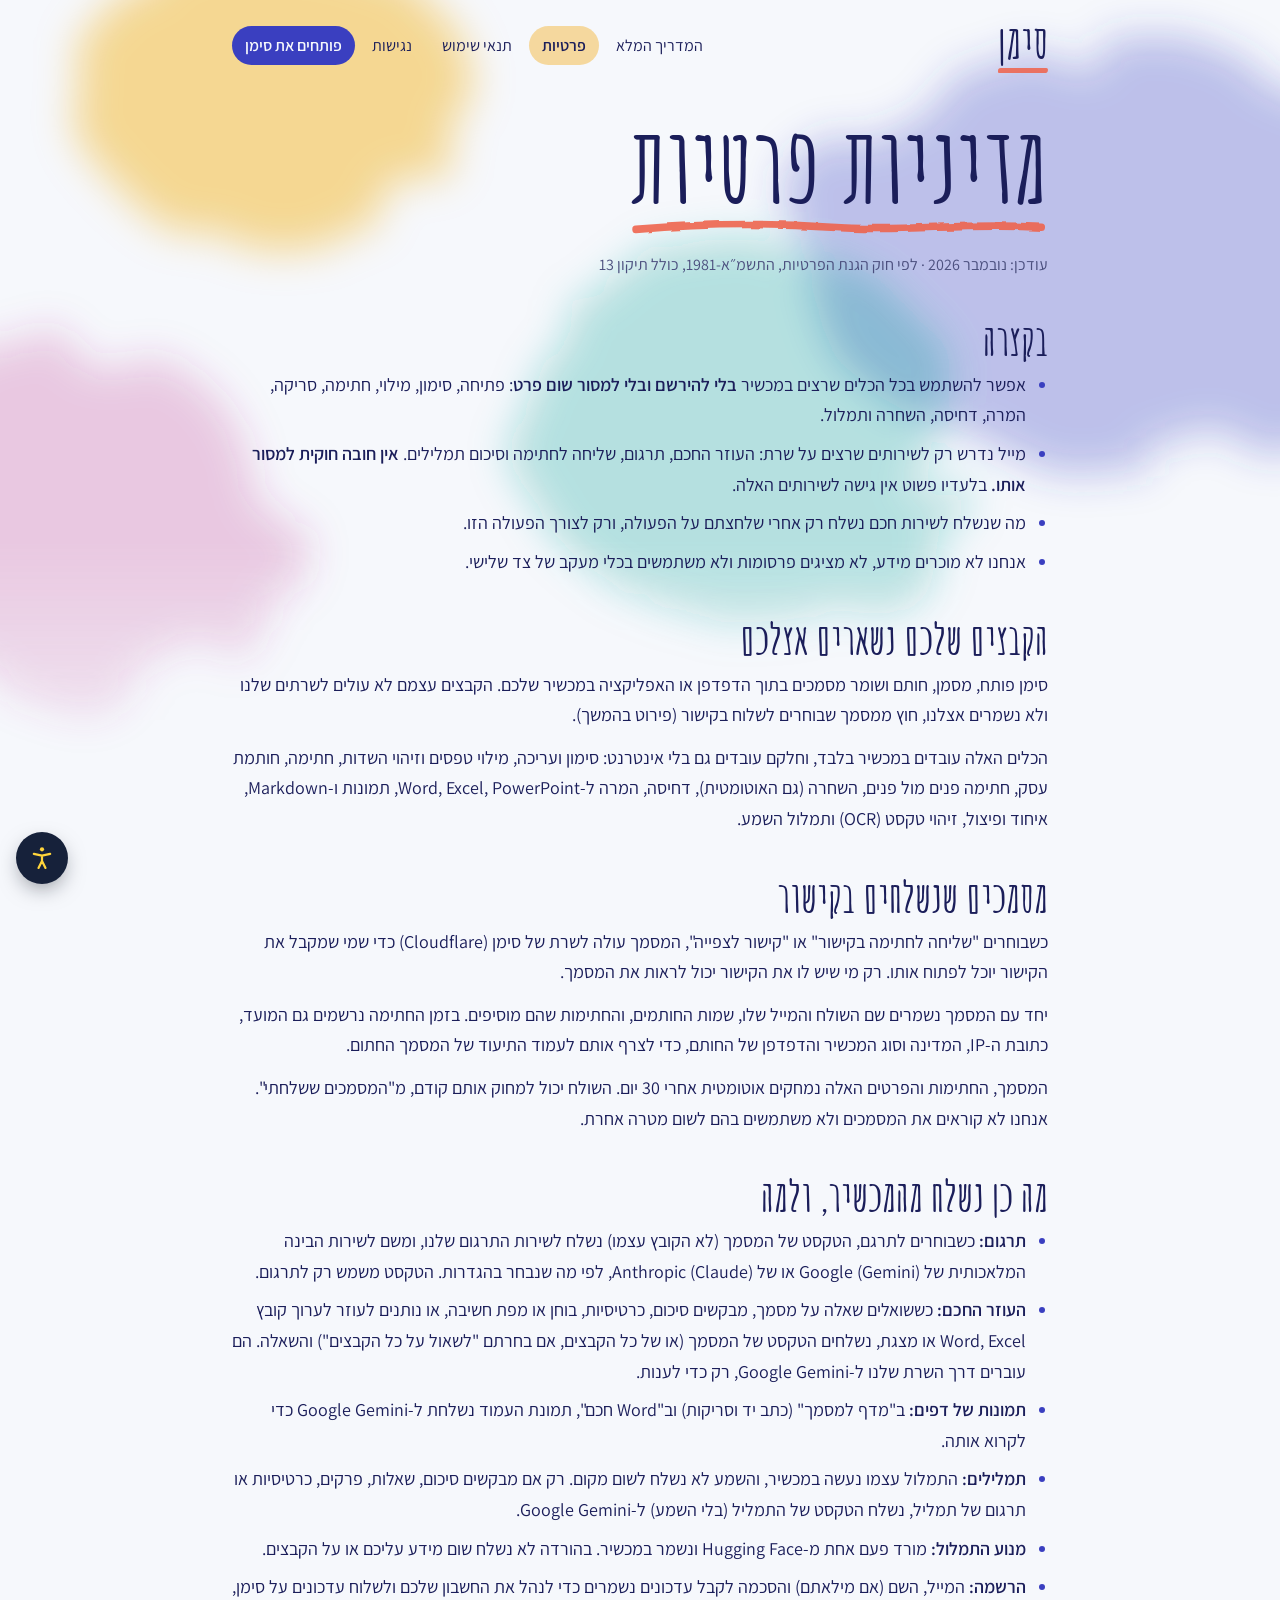
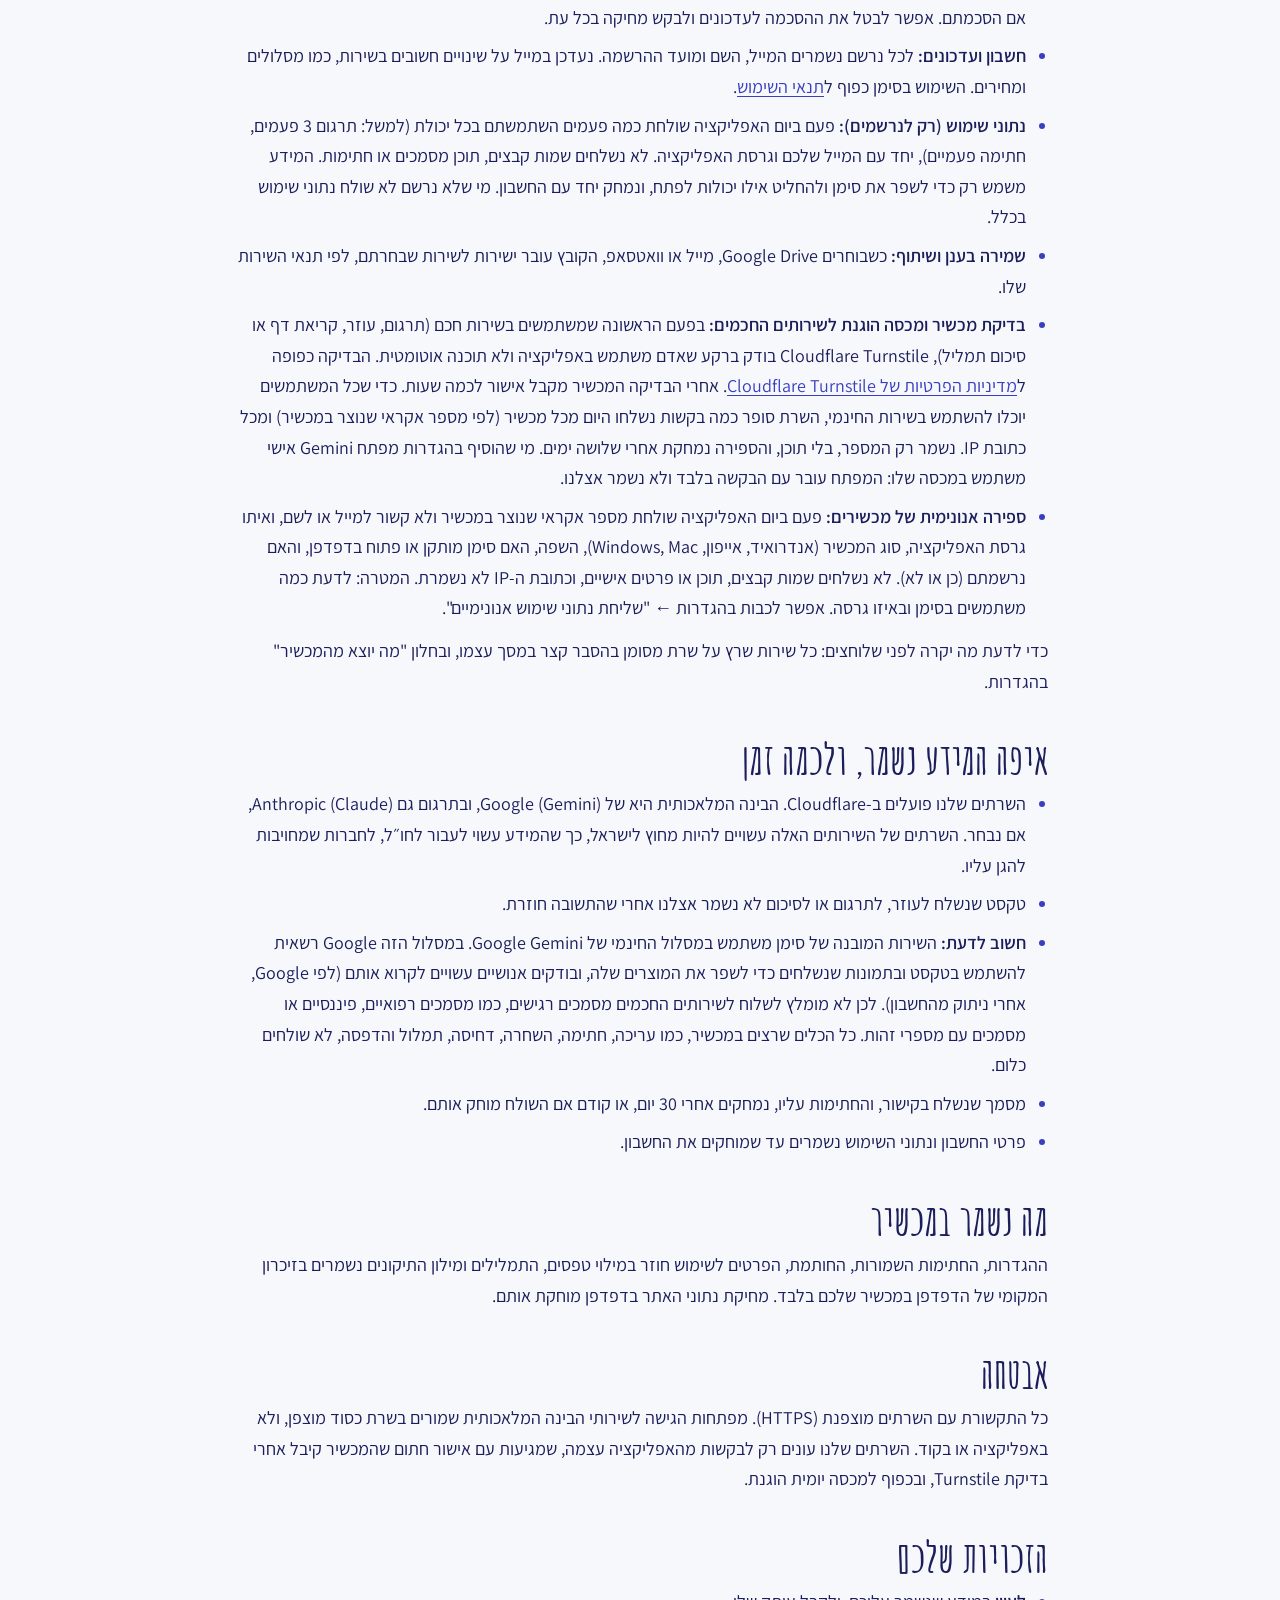
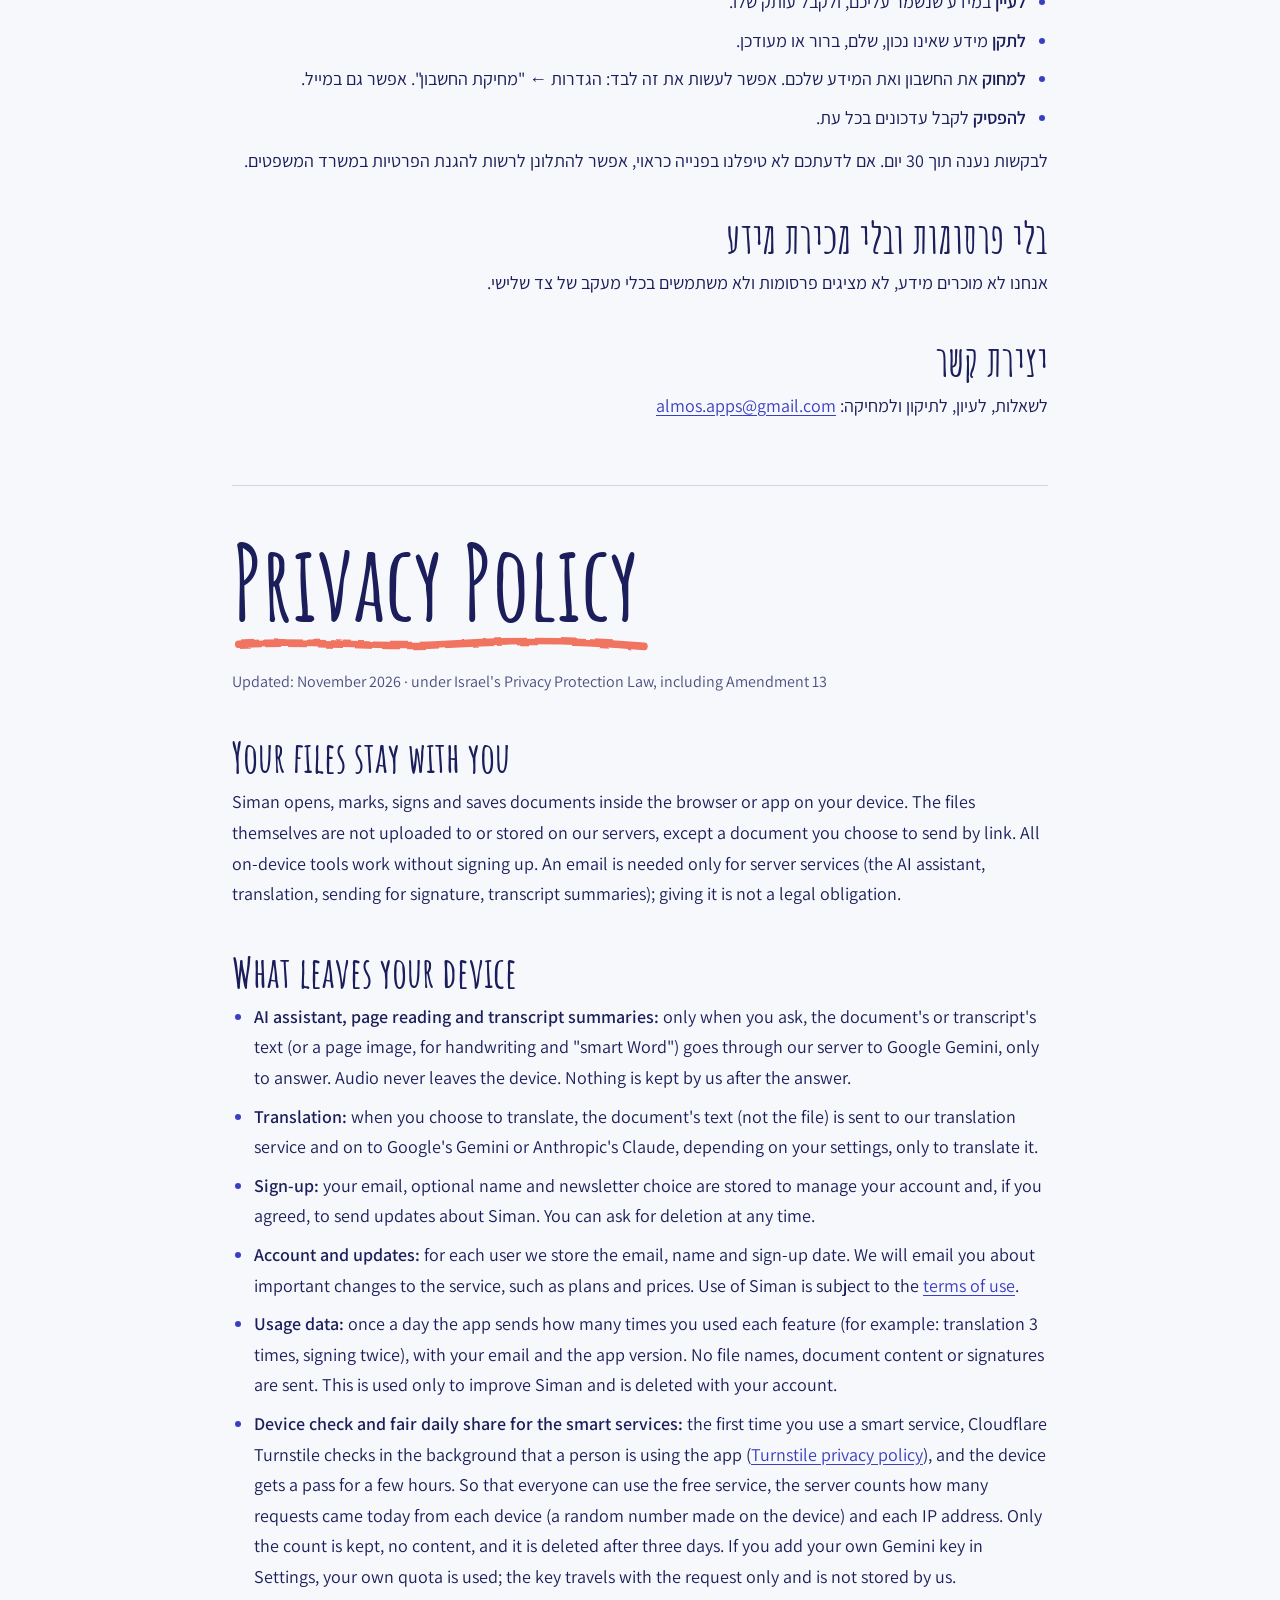
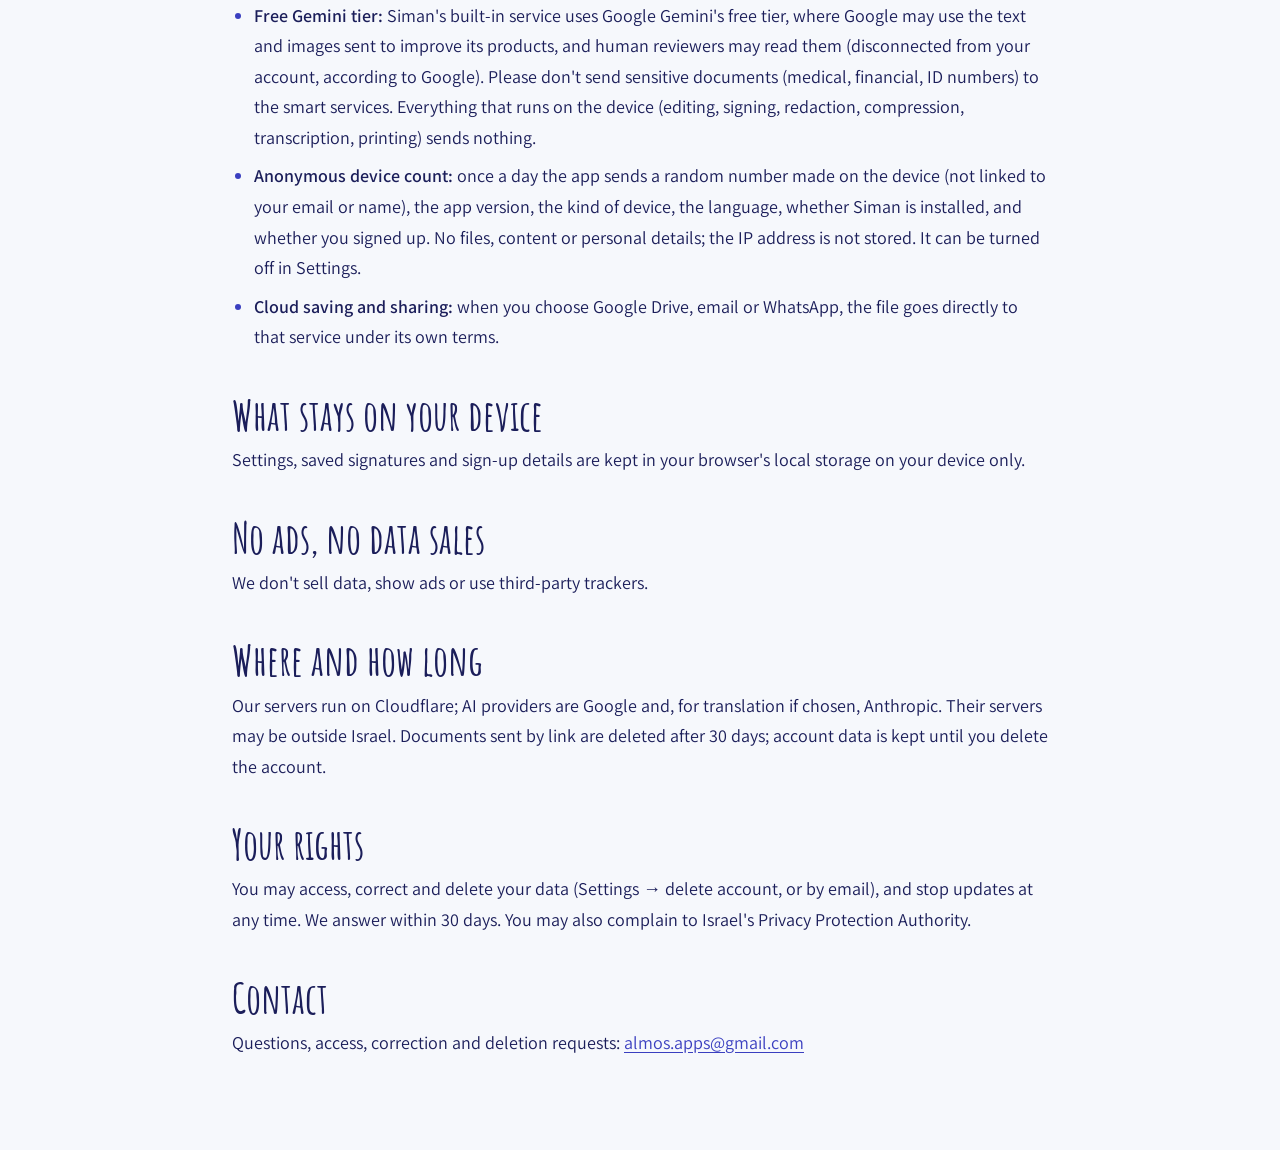
<file: privacy.html>
<!doctype html>
<html lang="he" dir="rtl">
<head>
<meta charset="utf-8">
<meta name="viewport" content="width=device-width, initial-scale=1">
<title>סימן · מדיניות פרטיות</title>
<meta name="theme-color" content="#F6F8FC" media="(prefers-color-scheme: light)">
<meta name="theme-color" content="#12142E" media="(prefers-color-scheme: dark)">
<meta name="color-scheme" content="light dark">
<link rel="icon" href="icon-192.png">
<link rel="stylesheet" href="siman-legal.css?v=6.9.3">
</head>
<body>
<header class="lg-head">
  <a class="lg-logo" href="start.html" aria-label="סימן, לדף הבית">סימן</a>
  <nav class="lg-nav" aria-label="דפים">
    <a href="about.html">המדריך המלא</a>
    <a href="privacy.html" aria-current="page">פרטיות</a>
    <a href="terms.html">תנאי שימוש</a>
    <a href="accessibility.html">נגישות</a>
    <a class="go" href="https://siman.siman-app.workers.dev/">פותחים את סימן</a>
  </nav>
</header>
<main>
<h1>מדיניות פרטיות</h1>
<p class="d">עודכן: נובמבר 2026 · לפי חוק הגנת הפרטיות, התשמ״א-1981, כולל תיקון 13</p>

<h2>בקצרה</h2>
<ul>
<li>אפשר להשתמש בכל הכלים שרצים במכשיר <b>בלי להירשם ובלי למסור שום פרט</b>: פתיחה, סימון, מילוי, חתימה, סריקה, המרה, דחיסה, השחרה ותמלול.</li>
<li>מייל נדרש רק לשירותים שרצים על שרת: העוזר החכם, תרגום, שליחה לחתימה וסיכום תמלילים. <b>אין חובה חוקית למסור אותו.</b> בלעדיו פשוט אין גישה לשירותים האלה.</li>
<li>מה שנשלח לשירות חכם נשלח רק אחרי שלחצתם על הפעולה, ורק לצורך הפעולה הזו.</li>
<li>אנחנו לא מוכרים מידע, לא מציגים פרסומות ולא משתמשים בכלי מעקב של צד שלישי.</li>
</ul>

<h2>הקבצים שלכם נשארים אצלכם</h2>
<p>סימן פותח, מסמן, חותם ושומר מסמכים בתוך הדפדפן או האפליקציה במכשיר שלכם. הקבצים עצמם לא עולים לשרתים שלנו ולא נשמרים אצלנו, חוץ ממסמך שבוחרים לשלוח בקישור (פירוט בהמשך).</p>
<p>הכלים האלה עובדים במכשיר בלבד, וחלקם עובדים גם בלי אינטרנט: סימון ועריכה, מילוי טפסים וזיהוי השדות, חתימה, חותמת עסק, חתימה פנים מול פנים, השחרה (גם האוטומטית), דחיסה, המרה ל-Word, Excel, PowerPoint, תמונות ו-Markdown, איחוד ופיצול, זיהוי טקסט (OCR) ותמלול השמע.</p>
<h2>מסמכים שנשלחים בקישור</h2>
<p>כשבוחרים "שליחה לחתימה בקישור" או "קישור לצפייה", המסמך עולה לשרת של סימן (Cloudflare) כדי שמי שמקבל את הקישור יוכל לפתוח אותו. רק מי שיש לו את הקישור יכול לראות את המסמך.</p>
<p>יחד עם המסמך נשמרים שם השולח והמייל שלו, שמות החותמים, והחתימות שהם מוסיפים. בזמן החתימה נרשמים גם המועד, כתובת ה-IP, המדינה וסוג המכשיר והדפדפן של החותם, כדי לצרף אותם לעמוד התיעוד של המסמך החתום.</p>
<p>המסמך, החתימות והפרטים האלה נמחקים אוטומטית אחרי 30 יום. השולח יכול למחוק אותם קודם, מ"המסמכים ששלחתי". אנחנו לא קוראים את המסמכים ולא משתמשים בהם לשום מטרה אחרת.</p>

<h2>מה כן נשלח מהמכשיר, ולמה</h2>
<ul>
<li><b>תרגום:</b> כשבוחרים לתרגם, הטקסט של המסמך (לא הקובץ עצמו) נשלח לשירות התרגום שלנו, ומשם לשירות הבינה המלאכותית של Google (Gemini) או של Anthropic (Claude), לפי מה שנבחר בהגדרות. הטקסט משמש רק לתרגום.</li>
<li><b>העוזר החכם:</b> כששואלים שאלה על מסמך, מבקשים סיכום, כרטיסיות, בוחן או מפת חשיבה, או נותנים לעוזר לערוך קובץ Word, Excel או מצגת, נשלחים הטקסט של המסמך (או של כל הקבצים, אם בחרתם "לשאול על כל הקבצים") והשאלה. הם עוברים דרך השרת שלנו ל-Google Gemini, רק כדי לענות.</li>
<li><b>תמונות של דפים:</b> ב"מדף למסמך" (כתב יד וסריקות) וב"Word חכם", תמונת העמוד נשלחת ל-Google Gemini כדי לקרוא אותה.</li>
<li><b>תמלילים:</b> התמלול עצמו נעשה במכשיר, והשמע לא נשלח לשום מקום. רק אם מבקשים סיכום, שאלות, פרקים, כרטיסיות או תרגום של תמליל, נשלח הטקסט של התמליל (בלי השמע) ל-Google Gemini.</li>
<li><b>מנוע התמלול:</b> מורד פעם אחת מ-Hugging Face ונשמר במכשיר. בהורדה לא נשלח שום מידע עליכם או על הקבצים.</li>
<li><b>הרשמה:</b> המייל, השם (אם מילאתם) והסכמה לקבל עדכונים נשמרים כדי לנהל את החשבון שלכם ולשלוח עדכונים על סימן, אם הסכמתם. אפשר לבטל את ההסכמה לעדכונים ולבקש מחיקה בכל עת.</li>
<li><b>חשבון ועדכונים:</b> לכל נרשם נשמרים המייל, השם ומועד ההרשמה. נעדכן במייל על שינויים חשובים בשירות, כמו מסלולים ומחירים. השימוש בסימן כפוף ל<a href="terms.html">תנאי השימוש</a>.</li>
<li><b>נתוני שימוש (רק לנרשמים):</b> פעם ביום האפליקציה שולחת כמה פעמים השתמשתם בכל יכולת (למשל: תרגום 3 פעמים, חתימה פעמיים), יחד עם המייל שלכם וגרסת האפליקציה. לא נשלחים שמות קבצים, תוכן מסמכים או חתימות. המידע משמש רק כדי לשפר את סימן ולהחליט אילו יכולות לפתח, ונמחק יחד עם החשבון. מי שלא נרשם לא שולח נתוני שימוש בכלל.</li>
<li><b>שמירה בענן ושיתוף:</b> כשבוחרים Google Drive, מייל או וואטסאפ, הקובץ עובר ישירות לשירות שבחרתם, לפי תנאי השירות שלו.</li>
<li><b>בדיקת מכשיר ומכסה הוגנת לשירותים החכמים:</b> בפעם הראשונה שמשתמשים בשירות חכם (תרגום, עוזר, קריאת דף או סיכום תמליל), Cloudflare Turnstile בודק ברקע שאדם משתמש באפליקציה ולא תוכנה אוטומטית. הבדיקה כפופה ל<a href="https://www.cloudflare.com/turnstile-privacy-policy/" target="_blank" rel="noopener">מדיניות הפרטיות של Cloudflare Turnstile</a>. אחרי הבדיקה המכשיר מקבל אישור לכמה שעות. כדי שכל המשתמשים יוכלו להשתמש בשירות החינמי, השרת סופר כמה בקשות נשלחו היום מכל מכשיר (לפי מספר אקראי שנוצר במכשיר) ומכל כתובת IP. נשמר רק המספר, בלי תוכן, והספירה נמחקת אחרי שלושה ימים. מי שהוסיף בהגדרות מפתח Gemini אישי משתמש במכסה שלו: המפתח עובר עם הבקשה בלבד ולא נשמר אצלנו.</li>
<li><b>ספירה אנונימית של מכשירים:</b> פעם ביום האפליקציה שולחת מספר אקראי שנוצר במכשיר ולא קשור למייל או לשם, ואיתו גרסת האפליקציה, סוג המכשיר (אנדרואיד, אייפון, Windows, Mac), השפה, האם סימן מותקן או פתוח בדפדפן, והאם נרשמתם (כן או לא). לא נשלחים שמות קבצים, תוכן או פרטים אישיים, וכתובת ה-IP לא נשמרת. המטרה: לדעת כמה משתמשים בסימן ובאיזו גרסה. אפשר לכבות בהגדרות ← "שליחת נתוני שימוש אנונימיים".</li>
</ul>
<p>כדי לדעת מה יקרה לפני שלוחצים: כל שירות שרץ על שרת מסומן בהסבר קצר במסך עצמו, ובחלון "מה יוצא מהמכשיר" בהגדרות.</p>

<h2>איפה המידע נשמר, ולכמה זמן</h2>
<ul>
<li>השרתים שלנו פועלים ב-Cloudflare. הבינה המלאכותית היא של Google (Gemini), ובתרגום גם Anthropic (Claude), אם נבחר. השרתים של השירותים האלה עשויים להיות מחוץ לישראל, כך שהמידע עשוי לעבור לחו״ל, לחברות שמחויבות להגן עליו.</li>
<li>טקסט שנשלח לעוזר, לתרגום או לסיכום לא נשמר אצלנו אחרי שהתשובה חוזרת.</li>
<li><b>חשוב לדעת:</b> השירות המובנה של סימן משתמש במסלול החינמי של Google Gemini. במסלול הזה Google רשאית להשתמש בטקסט ובתמונות שנשלחים כדי לשפר את המוצרים שלה, ובודקים אנושיים עשויים לקרוא אותם (לפי Google, אחרי ניתוק מהחשבון). לכן לא מומלץ לשלוח לשירותים החכמים מסמכים רגישים, כמו מסמכים רפואיים, פיננסיים או מסמכים עם מספרי זהות. כל הכלים שרצים במכשיר, כמו עריכה, חתימה, השחרה, דחיסה, תמלול והדפסה, לא שולחים כלום.</li>
<li>מסמך שנשלח בקישור, והחתימות עליו, נמחקים אחרי 30 יום, או קודם אם השולח מוחק אותם.</li>
<li>פרטי החשבון ונתוני השימוש נשמרים עד שמוחקים את החשבון.</li>
</ul>

<h2>מה נשמר במכשיר</h2>
<p>ההגדרות, החתימות השמורות, החותמת, הפרטים לשימוש חוזר במילוי טפסים, התמלילים ומילון התיקונים נשמרים בזיכרון המקומי של הדפדפן במכשיר שלכם בלבד. מחיקת נתוני האתר בדפדפן מוחקת אותם.</p>

<h2>אבטחה</h2>
<p>כל התקשורת עם השרתים מוצפנת (HTTPS). מפתחות הגישה לשירותי הבינה המלאכותית שמורים בשרת כסוד מוצפן, ולא באפליקציה או בקוד. השרתים שלנו עונים רק לבקשות מהאפליקציה עצמה, שמגיעות עם אישור חתום שהמכשיר קיבל אחרי בדיקת Turnstile, ובכפוף למכסה יומית הוגנת.</p>

<h2>הזכויות שלכם</h2>
<ul>
<li><b>לעיין</b> במידע שנשמר עליכם, ולקבל עותק שלו.</li>
<li><b>לתקן</b> מידע שאינו נכון, שלם, ברור או מעודכן.</li>
<li><b>למחוק</b> את החשבון ואת המידע שלכם. אפשר לעשות את זה לבד: הגדרות ← "מחיקת החשבון". אפשר גם במייל.</li>
<li><b>להפסיק</b> לקבל עדכונים בכל עת.</li>
</ul>
<p>לבקשות נענה תוך 30 יום. אם לדעתכם לא טיפלנו בפנייה כראוי, אפשר להתלונן לרשות להגנת הפרטיות במשרד המשפטים.</p>

<h2>בלי פרסומות ובלי מכירת מידע</h2>
<p>אנחנו לא מוכרים מידע, לא מציגים פרסומות ולא משתמשים בכלי מעקב של צד שלישי.</p>

<h2>יצירת קשר</h2>
<p>לשאלות, לעיון, לתיקון ולמחיקה: <a href="mailto:almos.apps@gmail.com">almos.apps@gmail.com</a></p>

<hr>

<div lang="en">
<h1>Privacy Policy</h1>
<p class="d">Updated: November 2026 · under Israel's Privacy Protection Law, including Amendment 13</p>
<h2>Your files stay with you</h2>
<p>Siman opens, marks, signs and saves documents inside the browser or app on your device. The files themselves are not uploaded to or stored on our servers, except a document you choose to send by link. All on-device tools work without signing up. An email is needed only for server services (the AI assistant, translation, sending for signature, transcript summaries); giving it is not a legal obligation.</p>
<h2>What leaves your device</h2>
<ul>
<li><b>AI assistant, page reading and transcript summaries:</b> only when you ask, the document's or transcript's text (or a page image, for handwriting and "smart Word") goes through our server to Google Gemini, only to answer. Audio never leaves the device. Nothing is kept by us after the answer.</li>
<li><b>Translation:</b> when you choose to translate, the document's text (not the file) is sent to our translation service and on to Google's Gemini or Anthropic's Claude, depending on your settings, only to translate it.</li>
<li><b>Sign-up:</b> your email, optional name and newsletter choice are stored to manage your account and, if you agreed, to send updates about Siman. You can ask for deletion at any time.</li>
<li><b>Account and updates:</b> for each user we store the email, name and sign-up date. We will email you about important changes to the service, such as plans and prices. Use of Siman is subject to the <a href="terms.html">terms of use</a>.</li>
<li><b>Usage data:</b> once a day the app sends how many times you used each feature (for example: translation 3 times, signing twice), with your email and the app version. No file names, document content or signatures are sent. This is used only to improve Siman and is deleted with your account.</li>
<li><b>Device check and fair daily share for the smart services:</b> the first time you use a smart service, Cloudflare Turnstile checks in the background that a person is using the app (<a href="https://www.cloudflare.com/turnstile-privacy-policy/" target="_blank" rel="noopener">Turnstile privacy policy</a>), and the device gets a pass for a few hours. So that everyone can use the free service, the server counts how many requests came today from each device (a random number made on the device) and each IP address. Only the count is kept, no content, and it is deleted after three days. If you add your own Gemini key in Settings, your own quota is used; the key travels with the request only and is not stored by us.</li>
<li><b>Free Gemini tier:</b> Siman's built-in service uses Google Gemini's free tier, where Google may use the text and images sent to improve its products, and human reviewers may read them (disconnected from your account, according to Google). Please don't send sensitive documents (medical, financial, ID numbers) to the smart services. Everything that runs on the device (editing, signing, redaction, compression, transcription, printing) sends nothing.</li>
<li><b>Anonymous device count:</b> once a day the app sends a random number made on the device (not linked to your email or name), the app version, the kind of device, the language, whether Siman is installed, and whether you signed up. No files, content or personal details; the IP address is not stored. It can be turned off in Settings.</li>
<li><b>Cloud saving and sharing:</b> when you choose Google Drive, email or WhatsApp, the file goes directly to that service under its own terms.</li>
</ul>
<h2>What stays on your device</h2>
<p>Settings, saved signatures and sign-up details are kept in your browser's local storage on your device only.</p>
<h2>No ads, no data sales</h2>
<p>We don't sell data, show ads or use third-party trackers.</p>
<h2>Where and how long</h2>
<p>Our servers run on Cloudflare; AI providers are Google and, for translation if chosen, Anthropic. Their servers may be outside Israel. Documents sent by link are deleted after 30 days; account data is kept until you delete the account.</p>
<h2>Your rights</h2>
<p>You may access, correct and delete your data (Settings → delete account, or by email), and stop updates at any time. We answer within 30 days. You may also complain to Israel's Privacy Protection Authority.</p>
<h2>Contact</h2>
<p>Questions, access, correction and deletion requests: <a href="mailto:almos.apps@gmail.com">almos.apps@gmail.com</a></p>
</div>
</main>
<script src="a11y.js" defer></script>
</body>
</html>
</file>
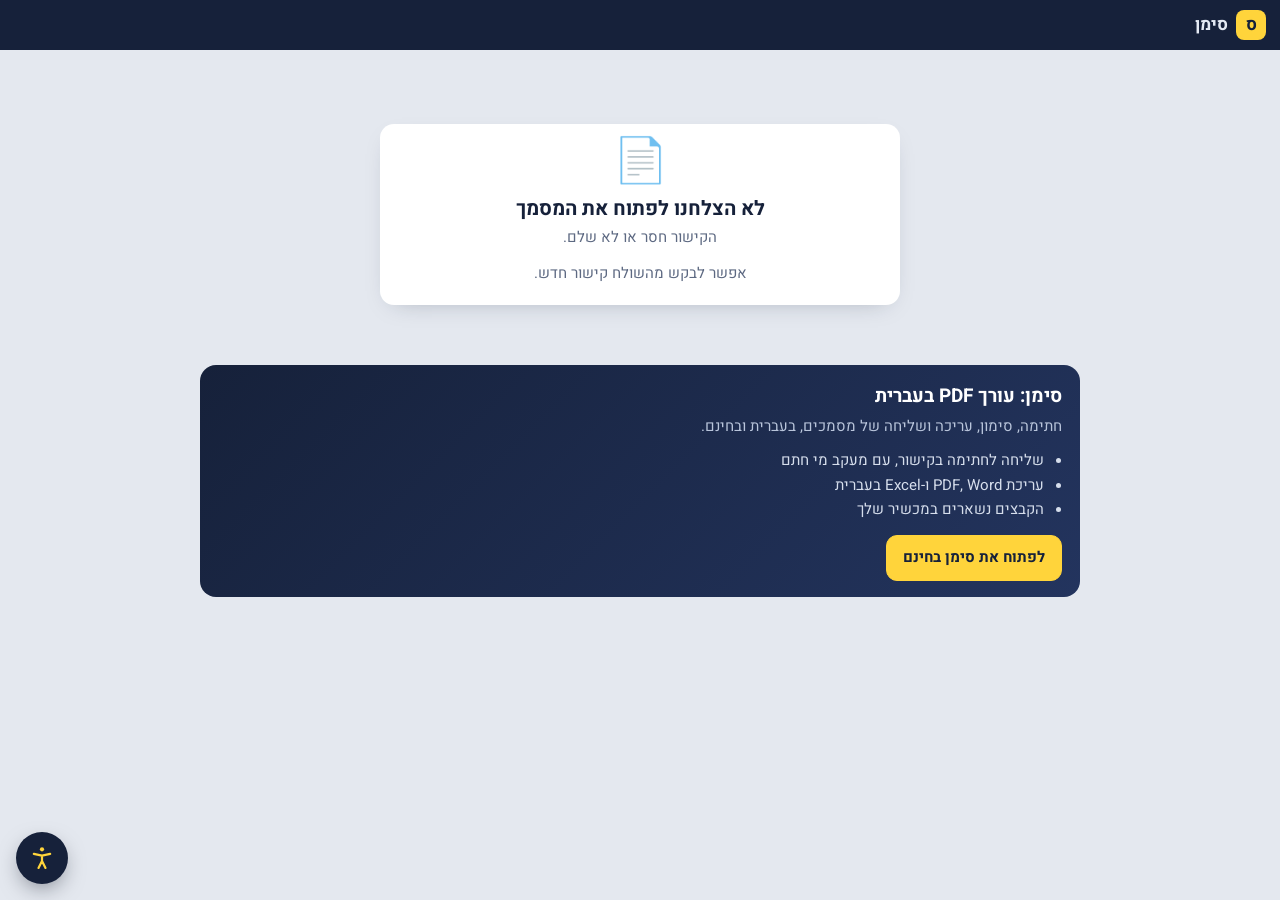
<file: sign.html>
<!doctype html>
<html lang="he" dir="rtl">
<head>
<meta charset="utf-8">
<meta name="viewport" content="width=device-width, initial-scale=1, viewport-fit=cover">
<title>מסמך לחתימה · סימן</title>
<meta name="description" content="פותחים, חותמים מהטלפון ושולחים. בלי להירשם ובלי להתקין.">
<meta property="og:type" content="website">
<meta property="og:site_name" content="סימן">
<meta property="og:title" content="יש לך מסמך לחתימה">
<meta property="og:description" content="פותחים את הקישור וחותמים, גם מהטלפון. בלי להירשם ובלי להתקין.">
<meta property="og:image" content="https://lial-apps.github.io/siman/og-sign.png">
<meta property="og:image:width" content="1200"><meta property="og:image:height" content="630">
<meta name="twitter:card" content="summary_large_image">
<meta name="theme-color" content="#16213A">
<link rel="icon" href="icon-192.png">
<style>
@font-face{font-family:"Heebo";src:url(font-heebo-400.ttf) format("truetype");font-weight:400;font-display:swap}
@font-face{font-family:"Heebo";src:url(font-heebo-700.ttf) format("truetype");font-weight:700;font-display:swap}
@font-face{font-family:"SimanSig";src:url(font-secular-he.woff2) format("woff2");font-display:swap}
:root{--n:#16213A;--m:#FFD43B;--b:#2E58CC;--l:#D4DBE5;--mu:#5D6982;--ok:#1F8A4C;--bg:#E4E8EF}
*{box-sizing:border-box}
html,body{margin:0;background:var(--bg);color:var(--n);font:15px/1.45 "Heebo",system-ui,sans-serif;-webkit-text-size-adjust:100%}
.top{position:sticky;top:0;z-index:20;background:var(--n);color:#E4EAF4;padding:calc(10px + env(safe-area-inset-top)) 14px 10px;display:flex;align-items:center;gap:10px}
.brand{display:flex;align-items:center;gap:8px;text-decoration:none;color:inherit}
.mark{width:30px;height:30px;border-radius:8px;background:var(--m);color:var(--n);display:grid;place-items:center;font-weight:700;font-size:17px}
.brand b{font-size:17px}.top .ttl{flex:1;min-width:0;font-size:13px;color:#AFBBD1;white-space:nowrap;overflow:hidden;text-overflow:ellipsis;text-align:left}
.wrap{max-width:900px;margin:0 auto;padding:14px 10px 170px}
.card{background:#fff;border-radius:14px;padding:16px 18px;margin:0 auto 14px;box-shadow:0 8px 24px -14px rgba(22,33,58,.35)}
.card h1{font-size:20px;margin:0 0 4px}.card p{margin:4px 0;color:var(--mu)}
.note{background:#FFF8DB;border-radius:10px;padding:10px 12px;color:#5A4500;margin-top:10px;white-space:pre-wrap}
.pages{display:flex;flex-direction:column;align-items:center;gap:14px}
.page{position:relative;background:#fff;box-shadow:0 10px 28px -14px rgba(22,33,58,.45);width:100%}
.page canvas{display:block;width:100%;height:auto;direction:ltr}
.f.flash{outline:3px solid #1F8A4C;outline-offset:3px}
.aud{margin-top:12px;border-top:1px solid var(--l);padding-top:10px}.aud h3{margin:0 0 6px;font-size:15px}.aud h3.signed{color:var(--ok)}.aud h3.declined{color:#C2362B}.aud h3.waiting{color:#8F5B00}
.aud table{border-collapse:collapse;font-size:13px;width:100%}.aud th{text-align:start;color:var(--mu);font-weight:400;padding:3px 0;width:150px;vertical-align:top}.aud td{padding:3px 0;word-break:break-all}.aud td[dir=ltr]{text-align:right}
.aud summary{cursor:pointer;color:var(--mu);font-size:13px;margin-bottom:6px}
.mysig{display:flex;gap:10px;justify-content:center;flex-wrap:wrap;margin:12px 0 4px}.mysig img{height:64px;max-width:240px;object-fit:contain;background:#F7F8FB;border:1px solid var(--l);border-radius:10px;padding:6px}
.f{position:absolute;border-radius:4px;display:flex;align-items:center;justify-content:center;font-size:12px;overflow:hidden}
.f.mine{border:2px dashed var(--b);background:rgba(255,212,59,.35);color:var(--n);cursor:pointer;font-weight:700;animation:pulse 2.2s infinite}
.f.mine.done{border:1px solid rgba(46,88,204,.35);background:rgba(46,88,204,.05);animation:none}
.f.other{border:1px dashed #9AA6B8;background:rgba(154,166,184,.12);color:#7A879E}
.f img{max-width:100%;max-height:100%;object-fit:contain}.f .tx{font-weight:400;color:#111;white-space:nowrap;padding:0 3px}
.f.chk{border-radius:3px;font-size:14px;line-height:1;animation:none}.f.chk.mine{animation:pulse 2.2s infinite}.f.chk .tx{font-weight:900;font-size:1em;padding:0}.f.chk.other{font-size:9px}
@keyframes pulse{0%,100%{box-shadow:0 0 0 0 rgba(46,88,204,.0)}50%{box-shadow:0 0 0 6px rgba(46,88,204,.18)}}
.dock{position:fixed;inset-inline:0;bottom:0;z-index:20;background:#fff;border-top:1px solid var(--l);padding:12px 14px calc(12px + env(safe-area-inset-bottom));box-shadow:0 -10px 30px -18px rgba(22,33,58,.5)}
.dock .in{max-width:900px;margin:0 auto;display:flex;flex-direction:column;gap:10px}
.row{display:flex;gap:8px;align-items:center;flex-wrap:wrap}
.btn{border:1px solid var(--l);background:#fff;color:var(--n);border-radius:11px;padding:11px 16px;font:inherit;font-weight:600;cursor:pointer;display:inline-flex;align-items:center;justify-content:center;gap:6px;text-decoration:none}
.btn.pri{background:var(--m);border-color:var(--m)}.btn.dark{background:var(--n);border-color:var(--n);color:#fff}.btn.grow{flex:1}.btn:disabled{opacity:.45;cursor:default}
.btn.link{border:0;background:none;color:var(--mu);font-weight:400;text-decoration:underline;padding:6px}
.ck{display:flex;gap:9px;align-items:flex-start;font-size:13px;color:var(--mu)}.ck input{margin-top:3px;width:18px;height:18px;flex:none}
.prog{font-size:13px;color:var(--mu)}.prog b{color:var(--n)}
.dlg{position:fixed;inset:0;z-index:40;background:rgba(22,33,58,.5);display:flex;align-items:flex-end;justify-content:center}
.dlg[hidden]{display:none}.dlg .box{background:#fff;width:min(560px,100%);border-radius:18px 18px 0 0;padding:16px 16px calc(16px + env(safe-area-inset-bottom))}
@media (min-width:640px){.dlg{align-items:center}.dlg .box{border-radius:18px}}
.tabs{display:flex;gap:4px;background:#EEF1F5;border-radius:10px;padding:3px;margin:8px 0}.tabs button{flex:1;border:0;background:none;padding:8px;border-radius:8px;font:inherit;cursor:pointer}
.tabs button[aria-pressed=true]{background:#fff;font-weight:700;box-shadow:0 1px 3px rgba(0,0,0,.12)}
.pad{width:100%;height:190px;border:1.5px dashed #9AA6B8;border-radius:12px;background:#FAFBFD;touch-action:none;display:block}
.typed{width:100%;border:1px solid var(--l);border-radius:10px;padding:12px;font:inherit;font-size:16px}
.tprev{height:110px;display:grid;place-items:center;font:44px "SimanSig","Heebo",cursive;border:1.5px dashed #9AA6B8;border-radius:12px;margin-top:8px;color:#0B1F5C;overflow:hidden;white-space:nowrap}
.inks{display:flex;gap:8px;margin-top:8px}.inks button{width:28px;height:28px;border-radius:50%;border:2px solid #fff;box-shadow:0 0 0 1px var(--l);cursor:pointer}.inks button[aria-pressed=true]{box-shadow:0 0 0 2px var(--n)}
.cta{background:linear-gradient(135deg,#16213A,#23345E);color:#E4EAF4;border-radius:16px;padding:18px 18px 16px;margin-top:14px}
.cta h2{margin:0 0 6px;font-size:19px;color:#fff}.cta p{margin:0 0 12px;color:#B9C5DB}.cta ul{margin:0 0 14px;padding-inline-start:18px;color:#D6DEEC}.cta li{margin:3px 0}
.big{font-size:44px;line-height:1}.center{text-align:center}
.err{max-width:520px;margin:60px auto;text-align:center}
.foot{text-align:center;color:#7A879E;font-size:12px;margin:24px 0}
.foot a{color:inherit}
.load{padding:60px 10px;text-align:center;color:var(--mu)}

.who{display:grid;gap:10px;margin-top:12px}.who label{display:grid;gap:5px;font-size:13.5px;font-weight:600;color:#5D6982}
.gin{font:inherit;font-size:16px;padding:11px 12px;border:1.5px solid #C7D0DE;border-radius:10px;background:#fff;color:#16213A;width:100%}
.gin:focus{outline:3px solid #FFD43B;border-color:#16213A}.gin.bad{border-color:#C2362B;box-shadow:0 0 0 3px rgba(194,54,43,.15)}
/* 6.2: the round accessibility button (a11y.js, bottom left) sits above the bar at the bottom, not on its buttons */
body.dock-on .a11y-fab{bottom:calc(var(--dock-h,76px) + 10px)!important;transition:bottom .2s}
</style>
</head>
<body>
<header class="top"><a class="brand" href="./?ref=sign" target="_blank" rel="noopener"><span class="mark">ס</span><b>סימן</b></a><span class="ttl" id="ttl"></span></header>
<main class="wrap" id="main"><div class="load">טוען את המסמך…</div></main>
<div class="dock" id="dock" hidden><div class="in" id="dockIn"></div></div>
<script>
// 6.2: while the bar at the bottom shows, the accessibility button moves up by the bar's height (which changes:
// one row of buttons to download, or the signing buttons)
(()=>{const d=document.getElementById('dock');if(!d)return;
  const upd=()=>{const on=!d.hidden;document.body.classList.toggle('dock-on',on);if(on)document.documentElement.style.setProperty('--dock-h',Math.ceil(d.getBoundingClientRect().height)+'px');};
  new MutationObserver(upd).observe(d,{attributes:true,attributeFilter:['hidden'],childList:true,subtree:true});
  if(window.ResizeObserver)new ResizeObserver(upd).observe(d);addEventListener('resize',upd);upd();})();
</script>
<div class="dlg" id="sigDlg" hidden><div class="box" role="dialog" aria-modal="true" aria-labelledby="sigT">
  <div class="row" style="justify-content:space-between"><b id="sigT" style="font-size:17px">החתימה שלך</b><button class="btn link" id="sigX">ביטול</button></div>
  <div class="tabs"><button id="tDraw" aria-pressed="true">ציור</button><button id="tType" aria-pressed="false">הקלדה</button></div>
  <div id="pDraw"><canvas class="pad" id="pad" aria-label="מקום לציור החתימה"></canvas>
    <div class="row" style="justify-content:space-between;margin-top:6px"><div class="inks" id="inks"></div><button class="btn link" id="padClr">ניקוי</button></div></div>
  <div id="pType" hidden><input class="typed" id="typed" dir="auto" maxlength="40" placeholder="השם שלך"><div class="tprev" id="tprev"></div></div>
  <label class="ck" style="margin-top:12px"><input type="checkbox" id="sigAll" checked> להשתמש בחתימה הזו בכל המקומות שלי במסמך</label>
  <div class="row" style="margin-top:12px"><button class="btn pri grow" id="sigOk">אישור</button></div>
</div></div>
<div class="dlg" id="txtDlg" hidden><div class="box" role="dialog" aria-modal="true" aria-labelledby="txtT">
  <b id="txtT" style="font-size:17px"></b><input class="typed" id="txtIn" dir="auto" maxlength="120" style="margin-top:10px">
  <div class="row" style="margin-top:12px"><button class="btn link" id="txtX">ביטול</button><button class="btn pri grow" id="txtOk">אישור</button></div>
</div></div>
<script src="pdf.min.js"></script>
<script src="pdf-lib.min.js"></script>
<script src="send.js?v=596b"></script><!-- the version makes a browser that saved an older send.js take the new one -->
<script>
'use strict';
const $=id=>document.getElementById(id);
const esc=s=>String(s??'').replace(/[&<>"']/g,c=>({'&':'&amp;','<':'&lt;','>':'&gt;','"':'&quot;',"'":'&#39;'})[c]);
const SS=window.SIMAN_SEND;
// links: /s/<id>/<token> (signer), /v/<id>/<token> (viewer), /o/<id>#k=<key> (sender); older links: sign.html#d=<id>&t=<token>
const H=new URLSearchParams(location.hash.slice(1));const PT=location.pathname.split('/').filter(Boolean);
let ID=H.get('d'),AUTH=H.get('t')?{t:H.get('t')}:H.get('k')?{k:H.get('k')}:{v:H.get('v')};
if(['s','v','o','g'].includes(PT[0])&&PT[1]){ID=PT[1];AUTH=PT[0]==='s'?{t:PT[2]}:PT[0]==='v'?{v:PT[2]}:PT[0]==='g'?{g:PT[2]}:{k:H.get('k')};}
const APP=SS&&SS.HOST&&location.origin===new URL(SS.HOST).origin?'/go':'./?ref=sign';
document.querySelector('.brand').href=APP;
let M=null,PDF=null,VALS={},SIG=null,pages=[];
const today=()=>new Date().toLocaleDateString('he-IL',{day:'2-digit',month:'2-digit',year:'numeric'});
const fmt=d=>new Date(d).toLocaleString('he-IL',{day:'numeric',month:'numeric',year:'numeric',hour:'2-digit',minute:'2-digit'});

function fail(msg){$('main').innerHTML=`<div class="card err"><div class="big">📄</div><h1 style="margin-top:10px">לא הצלחנו לפתוח את המסמך</h1><p>${esc(msg)}</p><p style="margin-top:14px">אפשר לבקש מהשולח קישור חדש.</p></div>${cta(false)}`;$('dock').hidden=true;}
function cta(done){return`<div class="cta"><h2>${done?'רוצה לשלוח מסמכים לחתימה ככה?':'סימן: עורך PDF בעברית'}</h2><p>${done?'בדיוק כמו שחתמת עכשיו. בחינם, בעברית, מהטלפון או מהמחשב.':'חתימה, סימון, עריכה ושליחה של מסמכים, בעברית ובחינם.'}</p>
  <ul><li>שליחה לחתימה בקישור, עם מעקב מי חתם</li><li>עריכת PDF, Word ו-Excel בעברית</li><li>הקבצים נשארים במכשיר שלך</li></ul>
  <a class="btn pri" href="${APP}" target="_blank" rel="noopener">לפתוח את סימן בחינם</a></div>`;}

async function start(){
  if(!ID||!(AUTH.t||AUTH.v||AUTH.k||AUTH.g))return fail('הקישור חסר או לא שלם.');
  try{[M,PDF]=await Promise.all([SS.getMeta(ID,AUTH),SS.getPdf(ID,AUTH)]);}catch(e){return fail(e.message);}
  document.title=`${M.title} · סימן`;$('ttl').textContent=M.title;
  if(M.mode==='open')return startGroup();
  const me=M.me!==null?M.signers[M.me]:null;
  const mine=me?M.fields.filter(f=>f.signer===me.n):[];
  const waitFor=M.order==='seq'&&me?M.signers.filter(s=>s.n<me.n&&s.status!=='signed'):[];
  const from=M.from&&M.from.name?esc(M.from.name):'מישהו';
  let head;
  if(M.owner){const n=M.signers.filter(s=>s.status==='signed').length;
    const row=(l,v,ltr)=>v?`<tr><th>${l}</th><td${ltr?' dir="ltr"':''}>${esc(v)}</td></tr>`:'';
    head=`<h1>${esc(M.title)}</h1><p>${M.mode==='view'?'קישור לצפייה ששלחת.':`חתמו ${n} מתוך ${M.signers.length}`}</p>
      ${M.mode==='sign'?M.signers.map(s=>`<div class="aud"><h3 class="${s.status}">${s.status==='signed'?'✓ חתם/ה':s.status==='declined'?'✗ סירב/ה':'⏳ ממתין/ה'} · ${esc(s.name)}</h3>
        <table>${row('מועד',s.at?fmt(s.at)+(s.tz?` (${s.tz})`:''):'',1)}${row('כתובת רשת',s.ip?s.ip+(s.country?` (${s.country})`:''):'',1)}${row('מכשיר',s.ua?SS.devName(s.ua):'')}${row('סיבה',s.reason)}</table></div>`).join(''):''}
      <details class="aud"><summary>פרטי המסמך</summary><table>${row('מזהה',M.id,1)}${row('נוצר',fmt(M.created),1)}${row('יימחק מהשרת',fmt(M.expires).split(',')[0],1)}${row('טביעת אצבע (SHA-256)',M.hash,1)}</table></details>`;}
  else if(M.mode==='view')head=`<h1>${esc(M.title)}</h1><p>${from} שיתף/ה איתך את המסמך.</p>`;
  else if(!me)head=`<h1>${esc(M.title)}</h1>`;
  else if(me.status==='signed')head=`<h1>✓ חתמת על המסמך</h1><p>${fmt(me.at)}. אפשר להוריד עותק.</p><div class="row" style="margin-top:8px"><button class="btn" onclick="showMine()">לראות את החתימה במסמך</button></div>`;
  else if(me.status==='declined')head=`<h1>סירבת לחתום על המסמך</h1><p>${fmt(me.at)}</p>`;
  else if(waitFor.length)head=`<h1>עוד לא תורך לחתום</h1><p>קודם צריכים לחתום: ${waitFor.map(s=>esc(s.name)).join(', ')}. כשיגיע תורך, אפשר לפתוח שוב את אותו קישור.</p>`;
  else head=`<h1>שלום ${esc(me.name)}</h1><p>${from} שלח/ה לך את <b>${esc(M.title)}</b> לחתימה. צריך למלא ${mine.length} ${mine.length===1?'שדה':'שדות'} שמסומנים בצהוב.</p>`;
  $('main').innerHTML=`<div class="card">${head}${M.note&&me&&me.status==='waiting'?`<div class="note">${esc(M.note)}</div>`:''}</div><div class="pages" id="pages"></div><div id="after"></div>`;
  await renderPages();
  if(M.mode==='sign'&&me&&me.status==='waiting'&&!waitFor.length){
    for(const f of mine){if(f.type==='name')VALS[f.id]={text:me.name};if(f.type==='date')VALS[f.id]={text:today()};}
    drawFields();dockSign(mine);
  }else{drawFields();dockDone(me);}
}
/* ---------- one link for a whole group: everyone writes their own name and signs */
const GKEY='siman.g.'+ID;
const gPrev=()=>{try{return JSON.parse(localStorage.getItem(GKEY)||'[]');}catch(_){return[];}};
async function startGroup(){
  const me=M.signers[0],from=M.from&&M.from.name?esc(M.from.name):'מישהו';let head;
  if(M.owner){const R=M.responses||[];
    head=`<h1>${esc(M.title)}</h1><p>קישור לקבוצה · ${R.length?`חתמו ${R.length}`:'עוד אף אחד לא חתם'}${M.open.closed?' · הקישור סגור':''}</p>${R.length?`<div class="aud"><table>${R.map(x=>`<tr><th>${esc(x.name)}${x.extra?` · ${esc(x.extra)}`:''}</th><td dir="ltr">${fmt(x.at)}</td></tr>`).join('')}</table></div>`:''}<p class="foot" style="text-align:start">את העותקים החתומים מורידים באפליקציה, ב"המסמכים ששלחתי".</p>`;}
  else if(M.open.closed)head=`<h1>הקישור נסגר</h1><p>${from} סגר/ה את הקישור, ואי אפשר לחתום עליו יותר. אם צריך, אפשר לפנות אליו/ה.</p>`;
  else{const prev=gPrev();
    head=`<h1>${esc(M.title)}</h1><p>${from} שלח/ה את המסמך לחתימה. כותבים את השם, ממלאים את השדות שמסומנים בצהוב וחותמים. לא צריך להירשם.</p>
      ${prev.length?`<div class="note">כבר חתמת מהמכשיר הזה: ${prev.map(p=>`<b>${esc(p.name)}</b> (<a href="#" data-mine="${esc(p.r)}">עותק חתום</a>)`).join(', ')}. אפשר לחתום שוב, למשל בשם ההורה השני.</div>`:''}
      <div class="who"><label>השם המלא שלך<input id="gName" class="gin" dir="auto" autocomplete="name" maxlength="80"></label>${M.open.ask?`<label>${esc(M.open.ask)}<input id="gExtra" class="gin" dir="auto" maxlength="120"></label>`:''}</div>`;}
  $('main').innerHTML=`<div class="card">${head}${M.note&&!M.owner&&!M.open.closed?`<div class="note">${esc(M.note)}</div>`:''}</div><div class="pages" id="pages"></div><div id="after"></div>`;
  $('main').querySelectorAll('[data-mine]').forEach(a=>a.onclick=async e=>{e.preventDefault();a.textContent='מכין…';
    try{const m=await SS.getMeta(ID,{g:AUTH.g,r:a.dataset.mine});const bytes=await SS.buildSigned(m,PDF);const n=`${M.title} - ${m.signers[0].name} - חתום.pdf`;
      const x=document.createElement('a');x.href=URL.createObjectURL(new Blob([bytes],{type:'application/pdf'}));x.download=n;document.body.append(x);x.click();x.remove();}
    catch(err){alert(err.message||err);}a.textContent='עותק חתום';});
  await renderPages();
  if(M.me===0&&!M.open.closed){
    const name=$('gName');
    name.oninput=()=>{me.name=name.value.trim();name.classList.remove('bad');for(const f of M.fields)if(f.type==='name'){if(me.name)VALS[f.id]={text:me.name};else delete VALS[f.id];}drawFields();dockSign.render();};
    // "שם התלמיד/ה" asked once fills every text field titled "שם התלמיד"
    const words=t=>String(t||'').replace(/\/ה\b|\(ה\)/g,'').replace(/[^\u0590-\u05FFA-Za-z0-9 ]+/g,' ').split(/\s+/).filter(w=>w.length>=3&&w!=='שם'&&w!=='של');
    const aw=words(M.open.ask),same=M.fields.filter(f=>f.type==='text'&&f.label&&aw.length&&words(f.label).some(w=>aw.includes(w)));
    if($('gExtra'))$('gExtra').oninput=()=>{const v=$('gExtra').value.trim();$('gExtra').classList.remove('bad');for(const f of same){if(v)VALS[f.id]={text:v};else delete VALS[f.id];}if(same.length){drawFields();dockSign.render();}};
    for(const f of M.fields)if(f.type==='date')VALS[f.id]={text:today()};
    drawFields();dockSign(M.fields);
  }else{drawFields();dockDone(null);}
}
async function renderPages(){
  const lib=window.pdfjsLib||window['pdfjs-dist/build/pdf'];lib.GlobalWorkerOptions.workerSrc='pdf.worker.min.js';
  const doc=await lib.getDocument({data:PDF.slice(0)}).promise;const box=$('pages');const W=Math.min(900,box.clientWidth||innerWidth-20);
  for(let i=1;i<=doc.numPages;i++){const pg=await doc.getPage(i);const v1=pg.getViewport({scale:1});const dpr=Math.min(2.5,devicePixelRatio||1);const vp=pg.getViewport({scale:W/v1.width*dpr});
    const el=document.createElement('div');el.className='page';el.style.aspectRatio=`${v1.width}/${v1.height}`;const cv=document.createElement('canvas');cv.dir='ltr';cv.style.direction='ltr';cv.width=vp.width;cv.height=vp.height;el.append(cv);box.append(el);pages.push(el);
    await pg.render({canvasContext:cv.getContext('2d'),viewport:vp}).promise;}
}
function drawFields(){
  for(const el of document.querySelectorAll('.f'))el.remove();
  const me=M.me!==null?M.signers[M.me]:null;const active=(M.mode==='sign'||(M.mode==='open'&&!M.open.closed))&&me&&me.status==='waiting';
  for(const f of M.fields){const pg=pages[f.page];if(!pg)continue;const s=M.signers[f.signer];const el=document.createElement('div');el.className='f'+(f.type==='check'?' chk':'');el.dataset.fid=f.id;
    Object.assign(el.style,{left:f.x*100+'%',top:f.y*100+'%',width:f.w*100+'%',height:f.h*100+'%'});
    const val=s.status==='signed'&&s.values?s.values[f.id]:(me&&s.n===me.n?VALS[f.id]:null);
    if(me&&s.n===me.n&&active){el.classList.add('mine');el.tabIndex=0;el.setAttribute('role','button');el.dataset.id=f.id;if(val)el.classList.add('done');if(f.type==='check'){el.setAttribute('role','checkbox');el.setAttribute('aria-checked',!!val);el.title='תיבת סימון: הקשה מסמנת, הקשה נוספת מנקה';}}
    else if(!val){el.classList.add('other');el.textContent=f.type==='check'?'':s.status==='declined'?'סירב/ה':`${SS.TYPES[f.type].l}: ${s.name}`;if(f.type==='check')el.title=`${SS.TYPES.check.l}: ${s.name}`;}
    // 6.8: the picture comes from another signer: it is set as a picture address, never written as HTML (a crafted
    // "picture" could run a script on this page)
    if(val){if(val.png){if(/^data:image\/(png|jpeg);base64,[A-Za-z0-9+/=]+$/.test(val.png)){const im=document.createElement('img');im.alt='';im.src=val.png;el.replaceChildren(im);}}else el.innerHTML=`<span class="tx" dir="auto">${esc(val.text)}</span>`;}
    else if(el.classList.contains('mine'))el.textContent=f.type==='check'?'':f.type==='sig'?'✍️ כאן חותמים':f.type==='initials'?'ראשי תיבות':f.type==='name'?'השם שלך':f.type==='text'&&f.label?f.label:SS.TYPES[f.type].l;
    pg.append(el);
  }
  for(const el of document.querySelectorAll('.f.mine'))el.onclick=el.onkeydown=e=>{if(e.type==='keydown'&&e.key!=='Enter'&&e.key!==' ')return;e.preventDefault();openField(M.fields.find(f=>f.id===el.dataset.id));};
}
function dockSign(mine){
  $('dock').hidden=false;
  const left=()=>mine.filter(f=>f.req&&!VALS[f.id]);
  const render=()=>{const l=left();
    $('dockIn').innerHTML=`<div class="prog">${l.length?`נשארו <b>${l.length}</b> מתוך ${mine.length} שדות`:'<b>✓ הכל מלא.</b> נשאר רק לאשר ולסיים.'}</div>
      ${l.length?`<div class="row"><button class="btn pri grow" id="next">${VALS[mine[0].id]?'לשדה הבא':'להתחיל לחתום'}</button></div>`:
      `<label class="ck"><input type="checkbox" id="agree"> אני מסכים/ה לחתום על המסמך באופן אלקטרוני, ומאשר/ת שזו החתימה שלי.</label>
       <div class="row"><button class="btn pri grow" id="finish" disabled>סיום וחתימה</button></div>`}
      ${M.mode==='open'?'':'<div class="row" style="justify-content:center"><button class="btn link" id="decline">לא מעוניין/ת לחתום</button></div>'}`;
    const nx=$('next');if(nx)nx.onclick=()=>{const f=left()[0];const el=document.querySelector(`.f[data-id="${f.id}"]`);el.scrollIntoView({behavior:'smooth',block:'center'});setTimeout(()=>openField(f),350);};
    const ag=$('agree');if(ag)ag.onchange=()=>{$('finish').disabled=!ag.checked;};
    const fin=$('finish');if(fin)fin.onclick=submit;
    if($('decline'))$('decline').onclick=decline;
  };
  dockSign.render=render;render();
}
function showMine(){
  const ids=M.fields.filter(f=>f.signer===M.me).map(f=>f.id);const els=[...document.querySelectorAll('.f')].filter(el=>ids.includes(el.dataset.fid));if(!els.length)return;
  els[0].scrollIntoView({behavior:'smooth',block:'center'});els.forEach(el=>{el.classList.add('flash');setTimeout(()=>el.classList.remove('flash'),2200);});
}
function dockDone(me){
  $('dock').hidden=false;const signed=M.signers.filter(s=>s.status==='signed').length;
  // 5.9.6: a view link with the original Word / Excel / PowerPoint: the one who opened it chooses the format
  const O=M.mode==='view'&&M.orig?{docx:'Word',xlsx:'Excel',pptx:'PowerPoint'}[M.orig.ext]:null;
  $('dockIn').innerHTML=O?`<div class="row"><button class="btn dark grow" id="dlo">הורדה כ-${O}</button><button class="btn dark grow" id="dl">הורדה כ-PDF</button>${navigator.canShare?'<button class="btn" id="shr">שיתוף</button>':''}</div>`
    :`<div class="row"><button class="btn dark grow" id="dl">${M.mode==='view'?'הורדת המסמך':signed===M.signers.length?'הורדת המסמך החתום':'הורדת עותק'}</button>${navigator.canShare?'<button class="btn" id="shr">שיתוף</button>':''}</div>`;
  $('dl').onclick=()=>download(false);if($('shr'))$('shr').onclick=()=>download(true);
  if(O)$('dlo').onclick=()=>downloadOrig();
  $('after').innerHTML=cta(me&&me.status==='signed')+`<p class="foot">המסמך יימחק מהשרת ב-${fmt(M.expires).split(',')[0]}. <a href="${APP}" target="_blank" rel="noopener">סימן</a> · <a href="privacy.html" target="_blank" rel="noopener">פרטיות</a></p>`;
}
async function downloadOrig(){
  const b=$('dlo');const t=b.textContent;b.disabled=true;b.textContent='מכין…';
  try{// an older send.js (saved by the browser) has no getOrig: the same request directly
    const bytes=SS.getOrig?await SS.getOrig(ID,AUTH):await SS.api(`/${ID}/orig?${AUTH.k?'k='+encodeURIComponent(AUTH.k):'v='+encodeURIComponent(AUTH.v)}`);
    const a=document.createElement('a');a.href=URL.createObjectURL(new Blob([bytes]));a.download=M.orig.name||`${M.title}.${M.orig.ext}`;document.body.append(a);a.click();a.remove();setTimeout(()=>URL.revokeObjectURL(a.href),4000);}
  catch(e){alert('ההורדה נכשלה: '+(e.message||e));}
  finally{b.disabled=false;b.textContent=t;}
}
async function download(share){
  const b=$('dl');const t=b.textContent;b.disabled=true;b.textContent='מכין…';
  try{const bytes=M.mode==='view'?PDF:await SS.buildSigned(M,PDF);
    const name=`${M.title}${M.mode==='sign'?' - חתום':''}.pdf`;const file=new File([bytes],name,{type:'application/pdf'});
    if(share&&navigator.canShare&&navigator.canShare({files:[file]})){try{await navigator.share({files:[file],title:M.title});}catch(_){}}
    else{const a=document.createElement('a');a.href=URL.createObjectURL(file);a.download=name;document.body.append(a);a.click();a.remove();setTimeout(()=>URL.revokeObjectURL(a.href),4000);}}
  catch(e){alert('ההורדה נכשלה: '+(e.message||e));}
  finally{b.disabled=false;b.textContent=t;}
}

/* ---------- filling a field */
let CUR=null;
function openField(f){
  CUR=f;if(f.type==='sig'||f.type==='initials')return openSig(f);
  if(f.type==='check'){if(VALS[f.id])delete VALS[f.id];else VALS[f.id]={text:'✓'};drawFields();dockSign.render();return;}  // 5.8.2: a tap checks, another tap clears
  if(f.type==='date'){VALS[f.id]={text:today()};drawFields();dockSign.render();return;}
  $('txtT').textContent=f.type==='name'?'השם שלך':f.label||'מה לכתוב כאן?';$('txtIn').value=(VALS[f.id]&&VALS[f.id].text)||'';$('txtDlg').hidden=false;setTimeout(()=>$('txtIn').focus(),50);
}
$('txtX').onclick=()=>{$('txtDlg').hidden=true;};
$('txtOk').onclick=()=>{const v=$('txtIn').value.trim();$('txtDlg').hidden=true;if(v)VALS[CUR.id]={text:v};else delete VALS[CUR.id];
  if(M.mode==='open'&&CUR.type==='name'&&v&&$('gName')&&!$('gName').value.trim()){$('gName').value=v;M.signers[0].name=v;}drawFields();dockSign.render();};
$('txtIn').onkeydown=e=>{if(e.key==='Enter')$('txtOk').click();};
// signature pad
const pad=$('pad');let ink='#0B1F5C',strokes=[],drawing=null;
const INKS=['#0B1F5C','#111111','#1F4FD1'];$('inks').innerHTML=INKS.map(c=>`<button style="background:${c}" data-c="${c}" aria-label="צבע" aria-pressed="${c===ink}"></button>`).join('');
$('inks').onclick=e=>{const b=e.target.closest('[data-c]');if(!b)return;ink=b.dataset.c;$('inks').querySelectorAll('button').forEach(x=>x.setAttribute('aria-pressed',x===b));redrawPad();};
function sizePad(){const r=pad.getBoundingClientRect();const d=devicePixelRatio||1;pad.width=r.width*d;pad.height=r.height*d;redrawPad();}
function redrawPad(){const g=pad.getContext('2d');const d=devicePixelRatio||1;g.setTransform(d,0,0,d,0,0);g.clearRect(0,0,pad.width,pad.height);g.lineCap='round';g.lineJoin='round';g.strokeStyle=ink;
  for(const s of strokes){if(s.length<2){g.beginPath();g.arc(s[0][0],s[0][1],1.4,0,7);g.fillStyle=ink;g.fill();continue;}g.beginPath();g.moveTo(s[0][0],s[0][1]);
    for(let i=1;i<s.length-1;i++){const mx=(s[i][0]+s[i+1][0])/2,my=(s[i][1]+s[i+1][1])/2;g.lineWidth=Math.max(1.4,Math.min(3.4,s[i][2]));g.quadraticCurveTo(s[i][0],s[i][1],mx,my);}g.lineTo(s[s.length-1][0],s[s.length-1][1]);g.stroke();}}
pad.onpointerdown=e=>{pad.setPointerCapture(e.pointerId);const r=pad.getBoundingClientRect();drawing=[[e.clientX-r.left,e.clientY-r.top,2.4]];strokes.push(drawing);redrawPad();};
pad.onpointermove=e=>{if(!drawing)return;const r=pad.getBoundingClientRect();const p=[e.clientX-r.left,e.clientY-r.top];const l=drawing[drawing.length-1];const sp=Math.hypot(p[0]-l[0],p[1]-l[1]);drawing.push([p[0],p[1],3.2-Math.min(1.8,sp/14)]);redrawPad();};
pad.onpointerup=pad.onpointercancel=()=>{drawing=null;};
$('padClr').onclick=()=>{strokes=[];redrawPad();};
const mode=m=>{$('tDraw').setAttribute('aria-pressed',m==='draw');$('tType').setAttribute('aria-pressed',m==='type');$('pDraw').hidden=m!=='draw';$('pType').hidden=m!=='type';if(m==='draw')sizePad();else{$('typed').focus();tprev();}};
$('tDraw').onclick=()=>mode('draw');$('tType').onclick=()=>mode('type');
const tprev=()=>{$('tprev').textContent=$('typed').value||' ';};$('typed').oninput=tprev;
function openSig(f){$('sigT').textContent=f.type==='initials'?'ראשי התיבות שלך':'החתימה שלך';const me=M.signers[M.me];
  if(!$('typed').value)$('typed').value=f.type==='initials'?me.name.split(/\s+/).map(w=>w[0]).join('.'):me.name;
  $('sigDlg').hidden=false;strokes=[];mode(SIG&&SIG.mode==='type'?'type':'draw');}
$('sigX').onclick=()=>{$('sigDlg').hidden=true;};
function sigPng(){
  if($('tType').getAttribute('aria-pressed')==='true'){const t=$('typed').value.trim();if(!t)return null;const c=document.createElement('canvas');const g=c.getContext('2d');g.font='120px "SimanSig","Heebo",cursive';
    const w=Math.ceil(g.measureText(t).width)+40;c.width=w;c.height=170;g.font='120px "SimanSig","Heebo",cursive';g.fillStyle=ink;g.textBaseline='middle';g.direction='rtl';g.textAlign='center';g.fillText(t,w/2,90);return c.toDataURL('image/png');}
  if(!strokes.length)return null;let x1=1e9,y1=1e9,x2=-1e9,y2=-1e9;for(const s of strokes)for(const p of s){x1=Math.min(x1,p[0]);y1=Math.min(y1,p[1]);x2=Math.max(x2,p[0]);y2=Math.max(y2,p[1]);}
  const d=devicePixelRatio||1,m=8;const c=document.createElement('canvas');c.width=Math.max(10,(x2-x1+2*m)*d);c.height=Math.max(10,(y2-y1+2*m)*d);const g=c.getContext('2d');g.drawImage(pad,(x1-m)*d,(y1-m)*d,c.width,c.height,0,0,c.width,c.height);
  // keep the picture small enough to send
  const k=Math.min(1,700/c.width);if(k<1){const s=document.createElement('canvas');s.width=c.width*k;s.height=c.height*k;s.getContext('2d').drawImage(c,0,0,s.width,s.height);return s.toDataURL('image/png');}
  return c.toDataURL('image/png');
}
$('sigOk').onclick=()=>{const png=sigPng();if(!png){alert('צריך לצייר או להקליד חתימה');return;}$('sigDlg').hidden=true;
  SIG={mode:$('tType').getAttribute('aria-pressed')==='true'?'type':'draw'};
  const targets=$('sigAll').checked?M.fields.filter(f=>f.signer===M.me&&f.type===CUR.type):[CUR];for(const f of targets)VALS[f.id]={png};
  drawFields();dockSign.render();};
window.addEventListener('resize',()=>{if(!$('sigDlg').hidden&&$('tDraw').getAttribute('aria-pressed')==='true')sizePad();});

async function submitGroup(){
  const b=$('finish'),name=$('gName'),ex=$('gExtra');
  if(name.value.trim().length<2){name.classList.add('bad');name.scrollIntoView({behavior:'smooth',block:'center'});setTimeout(()=>name.focus(),300);alert('צריך לכתוב את השם המלא שלך');return;}
  if(ex&&!ex.value.trim()){ex.classList.add('bad');ex.scrollIntoView({behavior:'smooth',block:'center'});setTimeout(()=>ex.focus(),300);alert(`צריך למלא: ${M.open.ask}`);return;}
  b.disabled=true;b.textContent='שולח…';
  try{M=await SS.api(`/${ID}/sign?g=${encodeURIComponent(AUTH.g)}`,{method:'POST',headers:{'Content-Type':'application/json'},body:JSON.stringify({agree:true,name:name.value.trim(),extra:ex?ex.value.trim():'',values:VALS,tz:Intl.DateTimeFormat().resolvedOptions().timeZone})});
    const me=M.signers[0];try{const l=gPrev();l.push({r:M.rid,name:name.value.trim()});localStorage.setItem(GKEY,JSON.stringify(l.slice(-20)));}catch(_){}
    const pics=[...new Set(Object.values(me.values||{}).filter(v=>v.png&&/^data:image\/(png|jpeg);base64,[A-Za-z0-9+/=]+$/.test(v.png)).map(v=>v.png))];
    $('main').querySelector('.card').innerHTML=`<div class="center"><div class="big">✅</div><h1 style="margin-top:8px">תודה ${esc(name.value.trim())}, המסמך נחתם</h1>
      ${pics.length?`<div class="mysig">${pics.map(p=>`<img alt="החתימה שלך" src="${p}">`).join('')}</div>`:''}
      <p>${M.from&&M.from.name?esc(M.from.name)+' יראה/תראה שחתמת.':'השולח יראה שחתמת.'} אפשר להוריד עותק חתום.</p>
      <div class="row" style="justify-content:center;margin-top:10px"><button class="btn" id="again">חתימה נוספת בשם אחר</button></div></div>`;
    drawFields();dockDone(me);scrollTo({top:0,behavior:'smooth'});$('again').onclick=()=>location.reload();}
  catch(e){alert(e.message||e);b.disabled=false;b.textContent='סיום וחתימה';}
}
async function submit(){
  if(M.mode==='open')return submitGroup();
  const b=$('finish');b.disabled=true;b.textContent='שולח…';
  try{M=await SS.api(`/${ID}/sign?t=${encodeURIComponent(AUTH.t)}`,{method:'POST',headers:{'Content-Type':'application/json'},body:JSON.stringify({agree:true,values:VALS,tz:Intl.DateTimeFormat().resolvedOptions().timeZone})});
    const me=M.signers[M.me];const pics=[...new Set(Object.values(me.values||{}).filter(v=>v.png&&/^data:image\/(png|jpeg);base64,[A-Za-z0-9+/=]+$/.test(v.png)).map(v=>v.png))];
    $('main').querySelector('.card').innerHTML=`<div class="center"><div class="big">✅</div><h1 style="margin-top:8px">תודה ${esc(me.name)}, המסמך נחתם</h1>
      ${pics.length?`<div class="mysig">${pics.map(p=>`<img alt="החתימה שלך" src="${p}">`).join('')}</div>`:''}
      <p>${M.from&&M.from.name?esc(M.from.name)+' יראה/תראה שחתמת.':'השולח יראה שחתמת.'} החתימה מופיעה במסמך, ואפשר להוריד עותק חתום.</p>
      <div class="row" style="justify-content:center;margin-top:10px"><button class="btn" id="seeSig">לראות את החתימה במסמך</button></div></div>`;
    drawFields();dockDone(me);scrollTo({top:0,behavior:'smooth'});$('seeSig').onclick=showMine;}
  catch(e){alert(e.message||e);b.disabled=false;b.textContent='סיום וחתימה';}
}
async function decline(){
  const r=prompt('למה לא לחתום? (לא חובה, השולח יראה את מה שתכתוב/י)');if(r===null)return;
  try{M=await SS.api(`/${ID}/decline?t=${encodeURIComponent(AUTH.t)}`,{method:'POST',headers:{'Content-Type':'application/json'},body:JSON.stringify({reason:r,tz:Intl.DateTimeFormat().resolvedOptions().timeZone})});
    $('main').querySelector('.card').innerHTML='<h1>הסירוב נשלח לשולח</h1><p>אם זו טעות, אפשר לבקש ממנו קישור חדש.</p>';drawFields();dockDone(M.signers[M.me]);}catch(e){alert(e.message||e);}
}
start();
</script>
<script src="a11y.js" defer></script>
</body>
</html>
</file>
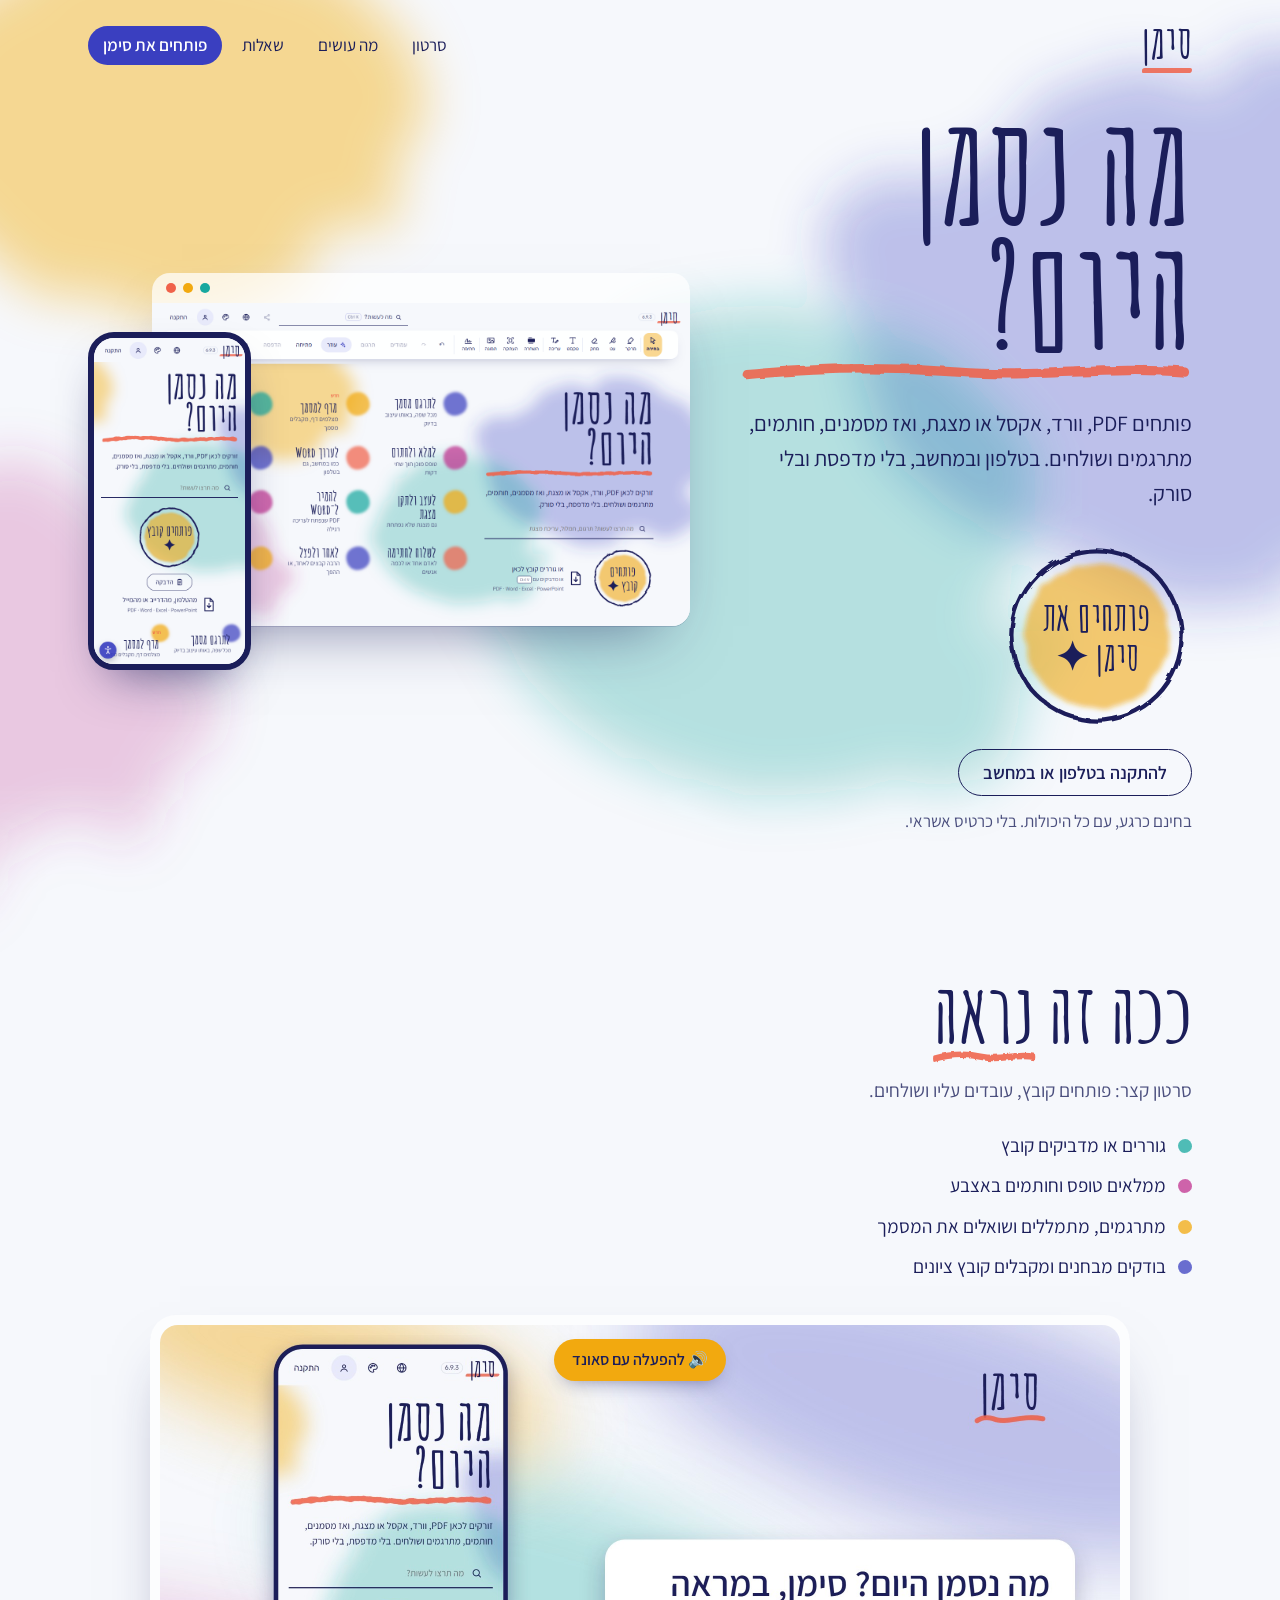
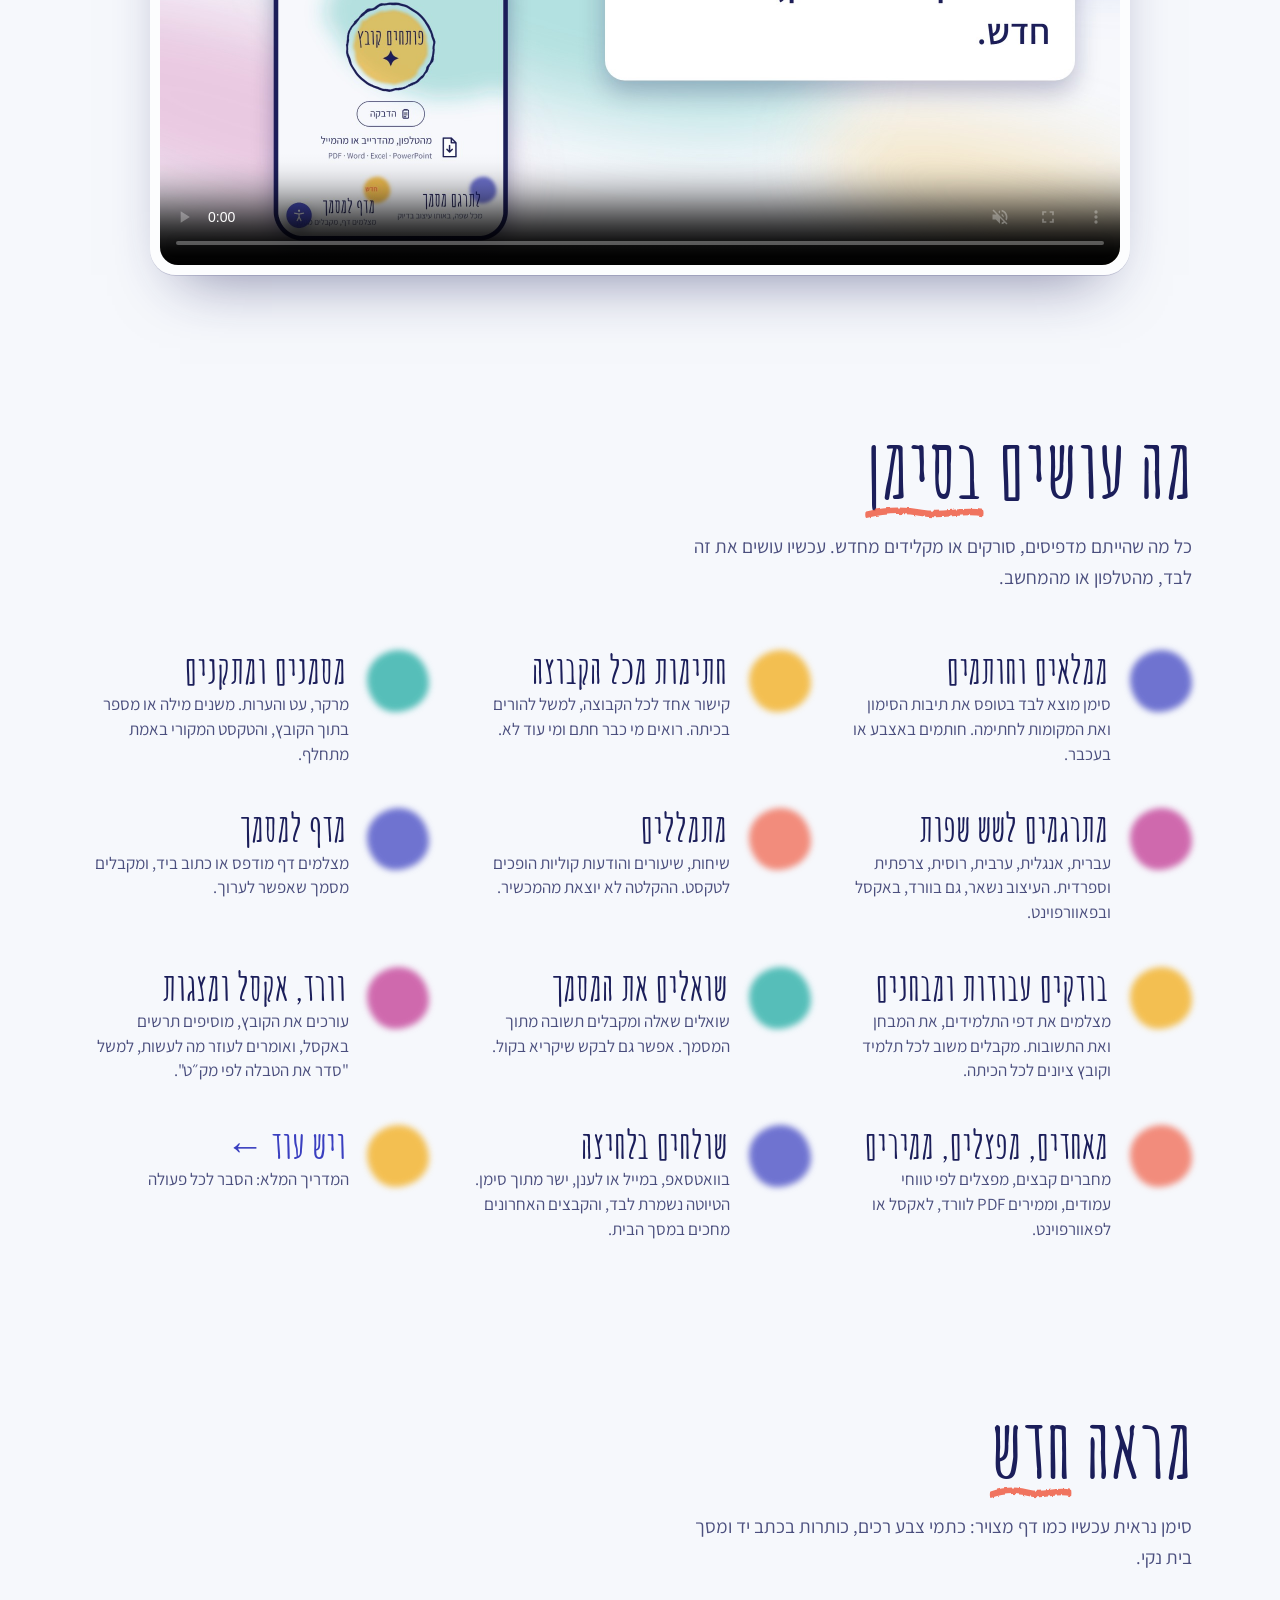
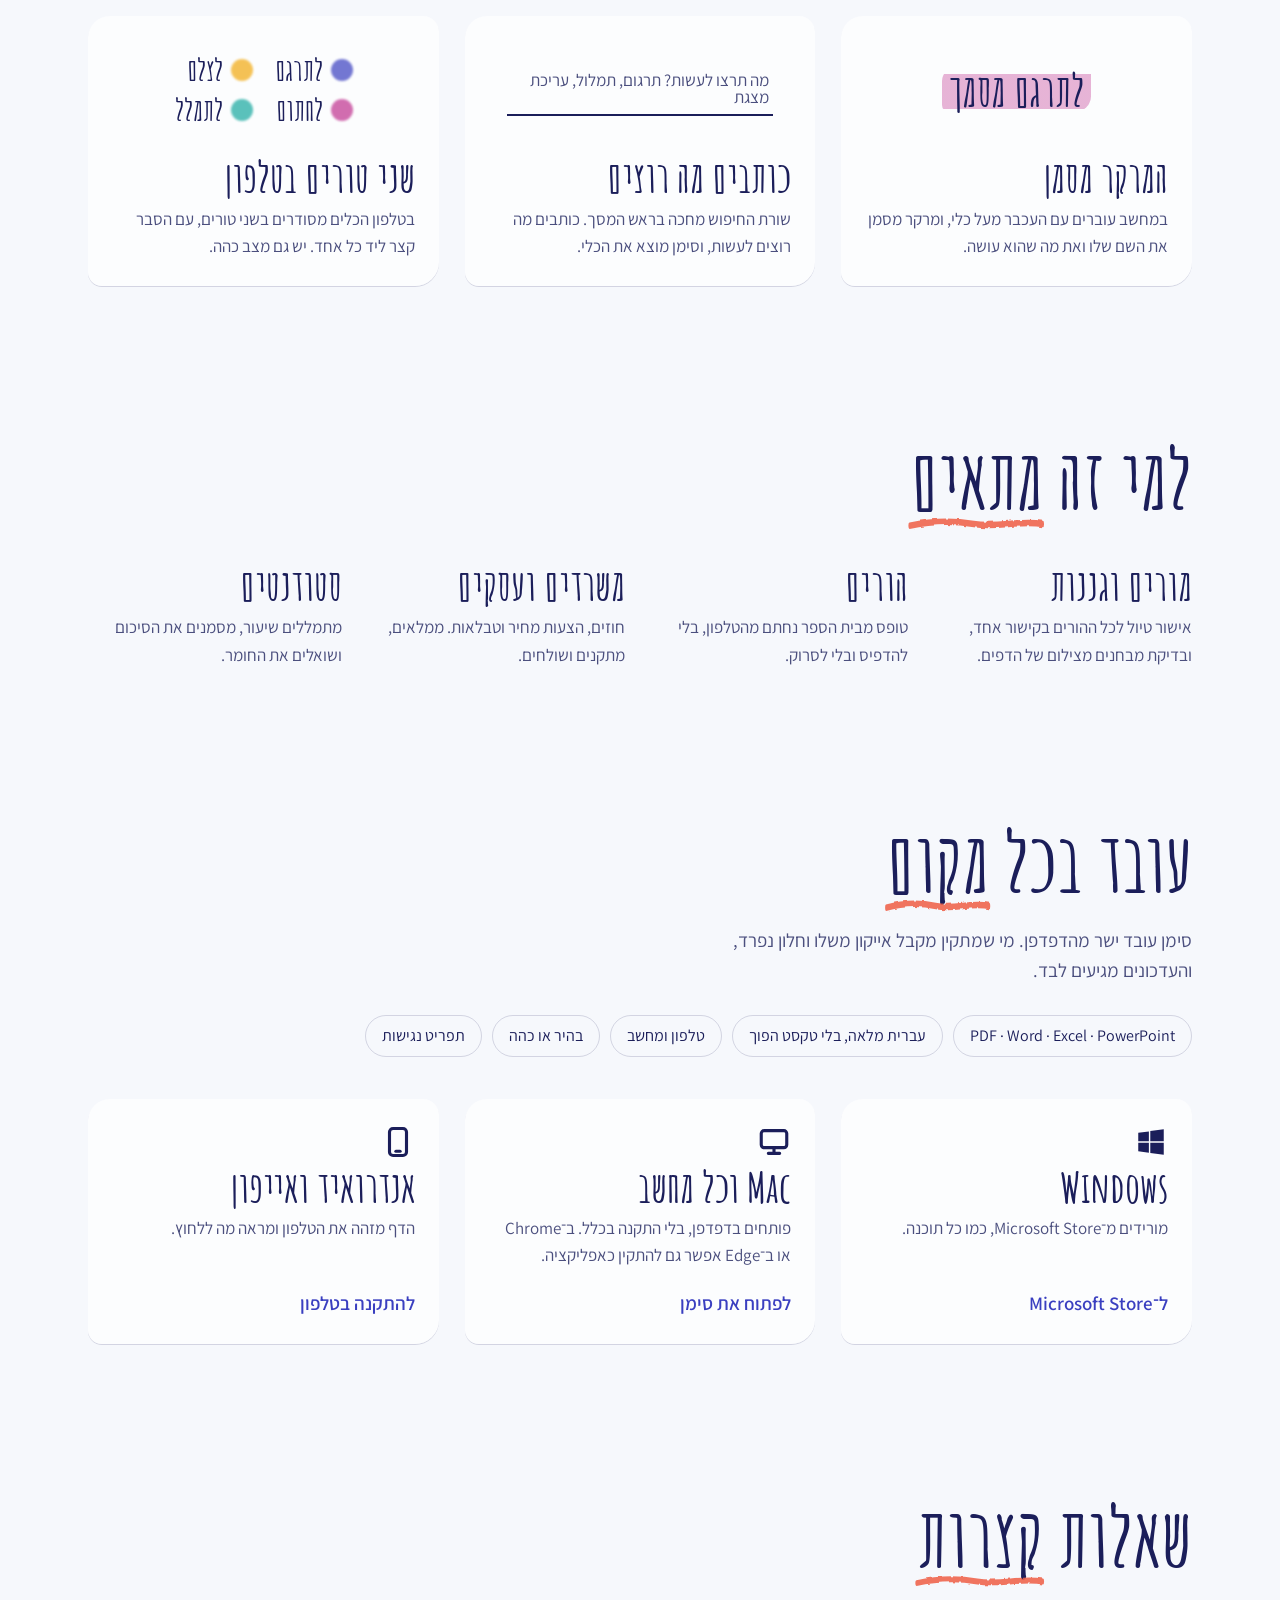
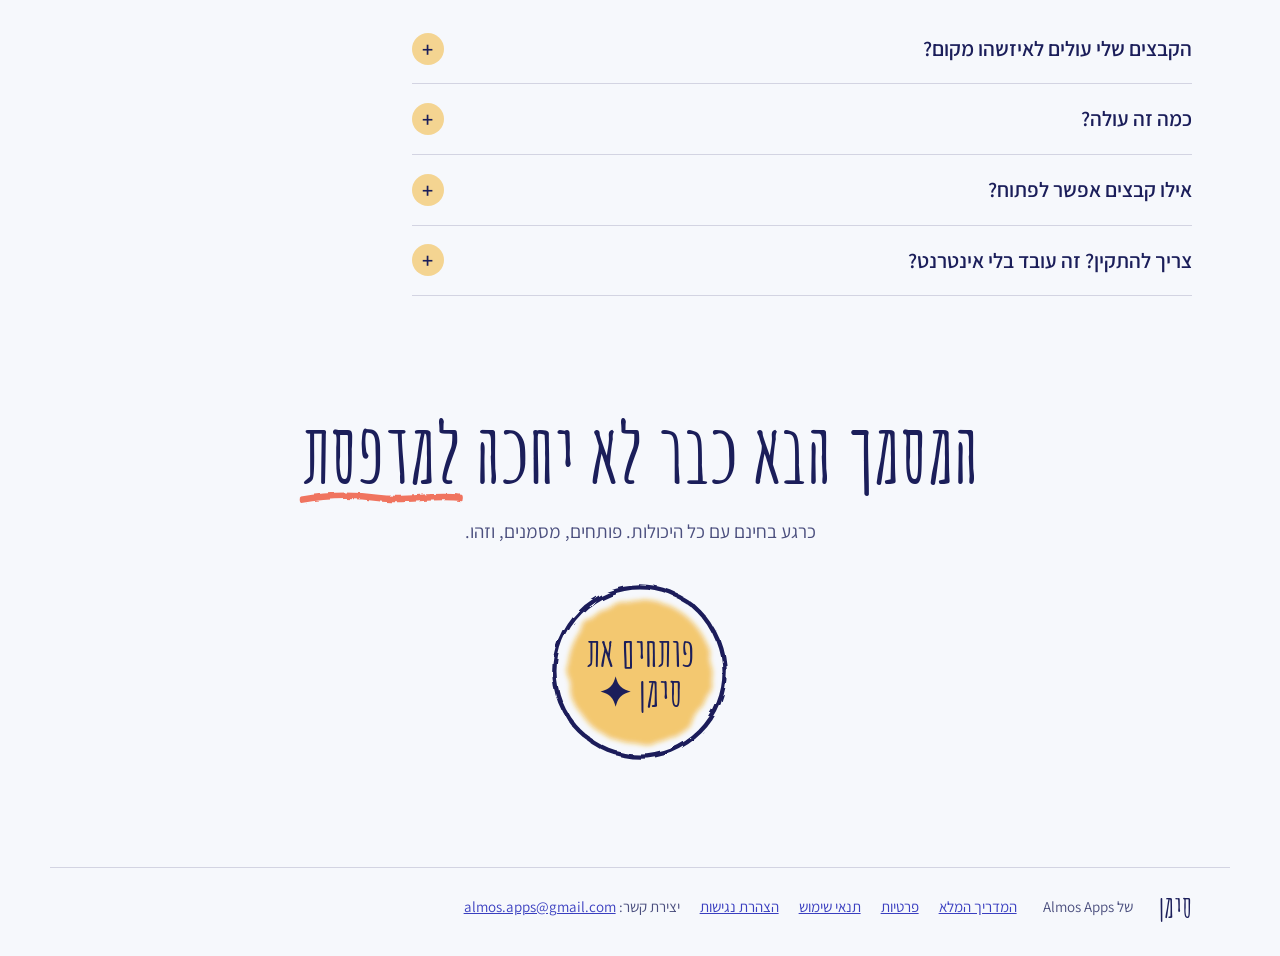
<file: start.html>
<!doctype html>
<html lang="he" dir="rtl" class="v7 nb ink">
<head>
<meta charset="utf-8">
<meta name="viewport" content="width=device-width, initial-scale=1, viewport-fit=cover">
<title>סימן — מה נסמן היום?</title>
<meta name="description" content="סימן: חותמים וממלאים טפסים, אוספים חתימות בקישור, מסמנים ומתקנים טקסט, מתרגמים, מתמללים שיחות והקלטות, הופכים צילום של דף למסמך ושולחים בוואטסאפ. PDF, וורד, אקסל ופאוורפוינט, בעברית מלאה.">
<meta property="og:type" content="website">
<meta property="og:url" content="https://siman.siman-app.workers.dev/start.html">
<meta property="og:title" content="סימן — מה נסמן היום?">
<meta property="og:description" content="חותמים, מסמנים, מתקנים, מתרגמים, מתמללים ושולחים. PDF, וורד, אקסל ופאוורפוינט, בעברית מלאה. כרגע בחינם.">
<meta property="og:image" content="https://siman.siman-app.workers.dev/siman-share-692.jpg">
<meta property="og:image:width" content="1200"><meta property="og:image:height" content="630">
<meta name="twitter:card" content="summary_large_image">
<meta name="theme-color" content="#F6F8FC" media="(prefers-color-scheme: light)">
<meta name="theme-color" content="#12142E" media="(prefers-color-scheme: dark)">
<meta name="color-scheme" content="light dark">
<link rel="icon" href="icon-192.png">
<link rel="apple-touch-icon" sizes="180x180" href="icon-180.png">
<script>if(window.matchMedia&&matchMedia('(prefers-color-scheme: dark)').matches)document.documentElement.setAttribute('data-theme','dark');</script>
<!-- the app's own look (fonts, watercolour wash, ink ring, brush stroke) comes from the same file the app uses -->
<link rel="stylesheet" href="siman-ink.css?v=6.9.3">
<style>
:root{--bg:#F6F8FC;--ink:#1B1E5A;--mut:#4B4F7E;--line:rgba(27,30,90,.16);--card:rgba(255,255,255,.72);--acc:#3A3FC0;--on:#fff;
  --in:#3A3FC0;--te:#17A89F;--sa:#F2A90F;--pl:#C0318F;--ro:#F0624A;--blend:multiply;color-scheme:light}
html[data-theme="dark"]{--bg:#12142E;--ink:#EEF0FF;--mut:#B9BDE6;--line:rgba(238,240,255,.2);--card:rgba(28,31,69,.78);--acc:#8A8FF5;--on:#12142E;--blend:normal;color-scheme:dark}
*{box-sizing:border-box}
html{scroll-behavior:smooth;overflow-x:clip}
body{position:relative;margin:0;color:var(--ink);background:var(--bg);font-family:var(--ink-body);font-size:19px;line-height:1.6;overflow-x:hidden;-webkit-font-smoothing:antialiased}
.lp-wash{position:absolute;inset:0 0 auto 0;height:1150px;z-index:0;background:var(--ink-wash) top center/cover no-repeat;-webkit-mask-image:linear-gradient(#000 68%,transparent);mask-image:linear-gradient(#000 68%,transparent);pointer-events:none}
header,main,footer{position:relative;z-index:1}
a{color:var(--acc)}
h1,h2,h3{font-family:var(--ink-head);font-weight:700;margin:0;line-height:1}
p{margin:0}
:focus-visible{outline:2.5px solid var(--ink);outline-offset:4px;border-radius:8px}
.wrap{max-width:1180px;margin:0 auto;padding:0 clamp(18px,3vw,40px)}
.ltr{direction:ltr;unicode-bidi:isolate;display:inline-block}
kbd{font-family:inherit;font-size:.8em;border:1px solid var(--line);border-radius:6px;padding:0 6px;direction:ltr;display:inline-block;line-height:1.5}
/* the coral brush stroke under a word */
.st{position:relative;display:inline-block;white-space:nowrap}
.st::after{content:"";position:absolute;inset-inline:-2%;bottom:-.14em;height:.18em;background:var(--ink-stroke) no-repeat 0 0/100% 100%}

/* header */
.head{display:flex;align-items:center;gap:14px;padding-top:calc(18px + env(safe-area-inset-top,0px))}
.logo{font-family:var(--ink-head);font-weight:700;font-size:46px;color:var(--ink);line-height:1;text-decoration:none}
.logo::after{content:"";display:block;height:5px;margin-top:4px;background:var(--ro);opacity:.85;border-radius:5px 3px 6px 2px}
.nav{display:flex;align-items:center;gap:6px;margin-inline-start:auto}
.nav a{color:var(--ink);text-decoration:none;padding:8px 14px;border-radius:999px;font-size:17px}
.nav a:hover{background:color-mix(in srgb,var(--sa) 30%,transparent)}
.pill{display:inline-flex;align-items:center;justify-content:center;gap:8px;text-decoration:none;font-family:var(--ink-body);font-weight:600;font-size:18px;line-height:1.2;border:1.5px solid var(--ink);border-radius:999px;padding:12px 24px;color:var(--ink);background:transparent;transition:background .2s,transform .2s;cursor:pointer}
.pill:hover{background:color-mix(in srgb,var(--sa) 34%,transparent)}
.pill:active{transform:scale(.96)}
.nav a.pill.full,.pill.full{background:var(--acc);border-color:transparent;color:var(--on)}
.nav a.pill.full:hover,.pill.full:hover{background:color-mix(in srgb,var(--acc) 86%,var(--ink))}

section{padding:76px 0}
h2{font-size:clamp(54px,6.4vw,84px)}
.sub{color:var(--mut);max-width:58ch;margin-top:22px}

/* hero */
.hero{padding:34px 0 60px}
.hero .wrap{display:grid;grid-template-columns:minmax(0,.86fr) minmax(0,1.14fr);gap:48px;align-items:center}
h1{font-size:clamp(80px,min(11.5vw,calc(34vh - 120px)),180px);line-height:.84}
h1::after{content:"";display:block;width:min(100%,560px);height:22px;margin-top:8px;background:var(--ink-stroke) no-repeat 0 0/100% 100%}
.lead{font-size:clamp(19px,1.7vw,22px);max-width:30em;margin-top:22px}
.ctas{display:flex;flex-wrap:wrap;align-items:center;gap:18px 26px;margin-top:30px}
.ring{display:grid;place-items:center;text-align:center;width:190px;height:190px;flex:none;padding:0 30px;border-radius:50%;background:var(--ink-ring) center/100% 100% no-repeat;color:var(--ink);font-family:var(--ink-head);font-weight:700;font-size:40px;line-height:1;text-decoration:none;transition:transform .4s}
.ring:hover{transform:rotate(-5deg) scale(1.04)}
.ring:active{transform:scale(.96)}
.cta-side{display:grid;gap:12px;justify-items:start}
.free{color:var(--mut);font-size:17px}
/* the app itself, as pictures */
.shots{position:relative;margin:0;padding:0 0 44px;padding-inline-end:64px}
.win{border-radius:18px;overflow:hidden;background:var(--card);box-shadow:0 1px 0 var(--line),0 30px 60px -30px rgba(27,30,90,.55)}
.win .dots{height:30px;display:flex;align-items:center;gap:7px;padding:0 14px;direction:ltr}
.win .dots i{width:10px;height:10px;border-radius:50%}
.win .dots i:nth-child(1){background:var(--ro)}.win .dots i:nth-child(2){background:var(--sa)}.win .dots i:nth-child(3){background:var(--te)}
.win img,.ph img{display:block;width:100%;height:auto}
.ph{position:absolute;inset-inline-end:0;bottom:0;width:27%;border:6px solid #1B1E5A;border-radius:26px;overflow:hidden;background:#fff;box-shadow:0 24px 50px -22px rgba(27,30,90,.7)}

/* video */
.vid .wrap{display:grid;grid-template-columns:1fr auto;gap:56px;align-items:center}
.vid-txt ul{list-style:none;padding:0;margin:24px 0 0;display:grid;gap:10px}
.vid-txt li{display:flex;gap:12px;align-items:baseline}
.vid-txt li::before{content:"";flex:none;width:14px;height:14px;border-radius:52% 48% 55% 45%/47% 54% 46% 53%;background:var(--te);opacity:.75;transform:translateY(1px)}
.vid-txt li:nth-child(2)::before{background:var(--pl)}.vid-txt li:nth-child(3)::before{background:var(--sa)}.vid-txt li:nth-child(4)::before{background:var(--in)}
.frame{position:relative;width:min(340px,82vw);background:var(--card);border-radius:26px;box-shadow:0 1px 0 var(--line),0 30px 60px -30px rgba(27,30,90,.55);padding:10px}
.frame video{display:block;width:100%;aspect-ratio:9/16;border-radius:18px;background:#E9ECF7;object-fit:cover}
/* full screen: the whole video at its real proportions */
.frame video:fullscreen{object-fit:contain;aspect-ratio:auto;width:100%;height:100%;border-radius:0;background:#F6F8FC}
.frame video:-webkit-full-screen{object-fit:contain;aspect-ratio:auto;width:100%;height:100%;border-radius:0;background:#F6F8FC}
/* computers get the wide (16:9) cut of the video in a wide frame */
.vid.wide .wrap{grid-template-columns:1fr;gap:34px}
.vid.wide .frame{width:min(980px,100%);margin:0 auto}
.vid.wide .frame video{aspect-ratio:16/9}
.sound{position:absolute;top:24px;left:50%;transform:translateX(-50%);background:var(--sa);color:#1B1E5A;border:0;border-radius:999px;padding:8px 18px;font:inherit;font-weight:600;font-size:16px;box-shadow:0 8px 20px -10px rgba(27,30,90,.6);cursor:pointer;white-space:nowrap;z-index:3}
.sound:active{transform:translateX(-50%) scale(.96)}

/* what you do: the app's own tool list — a colour blot, a handwritten name, and a marker over the words on hover */
.board{display:grid;grid-template-columns:repeat(3,minmax(0,1fr));gap:14px 40px;margin-top:44px}
.lp-t{position:relative;isolation:isolate;padding:14px 0;padding-inline-start:78px;color:var(--ink);text-decoration:none;display:block}
.lp-t::before{content:"";position:absolute;z-index:-1;top:14px;inset-inline-start:0;width:62px;height:62px;border-radius:52% 48% 55% 45%/47% 54% 46% 53%;background:var(--c);opacity:.72;filter:blur(3px);mix-blend-mode:var(--blend);transition:transform .7s cubic-bezier(.2,.9,.3,1),opacity .5s}
.lp-t h3{font-size:clamp(36px,3vw,44px)}
.lp-t p{font-size:17px;line-height:1.45;color:var(--mut);margin-top:4px}
.lp-m{--hl:color-mix(in srgb,var(--c) 36%,transparent);background:linear-gradient(var(--hl),var(--hl)) no-repeat 100% 72%/0% 80%;transition:background-size .45s cubic-bezier(.2,.8,.2,1);-webkit-box-decoration-break:clone;box-decoration-break:clone;padding:0 .14em;border-radius:.3em .12em .36em .16em}
.lp-t p .lp-m{transition-delay:.12s}
.lp-t q{quotes:'"' '"'}
@media (hover:hover){.lp-t:hover::before{transform:scale(1.7);opacity:.5}.lp-t:hover .lp-m{background-size:100% 80%}}
.lp-t:nth-child(5n+1){--c:var(--in)}.lp-t:nth-child(5n+2){--c:var(--sa)}.lp-t:nth-child(5n+3){--c:var(--te)}.lp-t:nth-child(5n+4){--c:var(--pl)}.lp-t:nth-child(5n+5){--c:var(--ro)}
.lp-t.more h3{color:var(--acc)}

/* the new look: three notes */
.news{display:grid;grid-template-columns:repeat(3,minmax(0,1fr));gap:26px;margin-top:44px}
.new{background:var(--card);border-radius:22px 16px 24px 14px;box-shadow:0 1px 0 var(--line);padding:22px 24px 26px}
.new h3{font-size:42px;margin-bottom:8px}
.new p{color:var(--mut);font-size:17px}
.demo{height:104px;display:flex;align-items:center;justify-content:center;margin-bottom:14px;font-family:var(--ink-head);font-weight:700;font-size:44px;line-height:1}
.demo .on{--c:var(--pl);background-size:100% 80%}
.demo .find{font-family:var(--ink-body);font-weight:400;font-size:17px;color:var(--mut);border-bottom:2px solid var(--ink);padding:8px 4px;width:88%;text-align:start}
.demo .cols{display:grid;grid-template-columns:1fr 1fr;gap:10px 22px;font-size:30px}
.demo .cols span{display:flex;align-items:center;gap:8px}
.demo .cols span::before{content:"";width:22px;height:22px;border-radius:50%;background:var(--c);opacity:.7;filter:blur(1px)}

/* who */
.who{display:grid;grid-template-columns:repeat(4,minmax(0,1fr));gap:22px 30px;margin-top:44px}
.who b{display:block;font-family:var(--ink-head);font-size:42px;line-height:1;margin-bottom:8px}
.who p{color:var(--mut);font-size:17px}

/* everywhere */
.chips{display:flex;flex-wrap:wrap;gap:10px;margin-top:30px}
.chip{display:inline-flex;align-items:center;gap:8px;border:1.5px solid var(--line);border-radius:999px;padding:7px 16px;font-size:16px}
.inst{display:grid;grid-template-columns:repeat(3,minmax(0,1fr));gap:26px;margin-top:42px}
.inst a{display:flex;flex-direction:column;gap:6px;text-decoration:none;color:var(--ink);background:var(--card);border-radius:22px 16px 24px 14px;box-shadow:0 1px 0 var(--line);padding:26px 24px;transition:transform .2s}
.inst a:hover{transform:translateY(-3px)}
.inst svg{width:34px;height:34px;color:var(--ink)}
.inst b{font-family:var(--ink-head);font-size:42px;line-height:1.05}
.inst span{font-size:17px;color:var(--mut)}
.inst em{font-style:normal;margin-top:auto;padding-top:12px;font-weight:600;color:var(--acc)}

/* faq */
.faq{max-width:780px;margin-top:36px}
.faq details{border-bottom:1.5px solid var(--line)}
.faq summary{cursor:pointer;list-style:none;padding:18px 0;font-weight:600;font-size:21px;display:flex;justify-content:space-between;gap:12px;align-items:center}
.faq summary::-webkit-details-marker{display:none}
.faq summary::after{content:"+";flex:none;width:32px;height:32px;border-radius:50%;background:color-mix(in srgb,var(--sa) 45%,transparent);display:grid;place-items:center;font-size:22px;line-height:1;transition:transform .2s}
.faq details[open] summary::after{transform:rotate(45deg)}
.faq details p{padding:0 0 20px;color:var(--mut)}

/* final */
.final{padding:40px 0 90px;text-align:center}
.final h2{max-width:11em;margin:0 auto}
.final p{max-width:36em;margin:22px auto 30px;color:var(--mut)}
.final .ring{margin:0 auto}

footer{padding:10px 0 calc(34px + env(safe-area-inset-bottom,0px));font-size:15px;color:var(--mut)}
footer .wrap{display:flex;flex-wrap:wrap;gap:10px 26px;align-items:center;border-top:1.5px solid var(--line);padding-top:24px}
footer .brand{font-family:var(--ink-head);font-weight:700;font-size:30px;color:var(--ink);line-height:1}
footer nav{display:flex;flex-wrap:wrap;gap:8px 20px}

@media (max-width:1000px){
  .hero .wrap{grid-template-columns:1fr;gap:40px}
  .vid .wrap{grid-template-columns:1fr;gap:40px}
  .frame{justify-self:center}
  .board{grid-template-columns:repeat(2,minmax(0,1fr))}
  .news,.inst{grid-template-columns:1fr;max-width:540px}
  .who{grid-template-columns:repeat(2,minmax(0,1fr))}
}
@media (max-width:700px){.nav a:not(.pill){display:none}}
@media (max-width:560px){
  body{font-size:18px}
  section{padding:56px 0}
  h1{font-size:clamp(78px,25vw,112px)}
  h1::after{height:18px}
  .hero{padding-top:22px}
  .ctas{gap:14px 16px}
  .ring{width:150px;height:150px;font-size:32px;padding:0 24px}
  .board{gap:8px 14px}
  .lp-t{padding:12px 0;padding-inline-start:16px}
  .lp-t::before{top:4px;inset-inline-start:-6px;width:46px;height:46px}
  .lp-t h3{font-size:33px}
  .lp-t p{font-size:15px}
  .who{gap:22px 18px}
  .who b{font-size:34px}
  .shots{padding-inline-end:34px}
  .logo{font-size:40px}
  .nav a.pill{padding:10px 18px;font-size:16px}
}
@media (prefers-reduced-motion:reduce){
  *,*::before,*::after{transition:none!important;animation:none!important}
  html{scroll-behavior:auto}
}
</style>
</head>
<body>
<div class="lp-wash" aria-hidden="true"></div>
<header class="wrap head">
  <a class="logo" href="#top" aria-label="סימן, לראש הדף">סימן</a>
  <nav class="nav" aria-label="ניווט בדף">
    <a href="#video">סרטון</a>
    <a href="#features">מה עושים</a>
    <a href="#faq">שאלות</a>
    <a class="pill full" href="https://siman.siman-app.workers.dev/">פותחים את סימן</a>
  </nav>
</header>

<main id="top">
<!-- 1. hero -->
<section class="hero">
  <div class="wrap">
    <div>
      <h1>מה נסמן היום?</h1>
      <p class="lead">פותחים PDF, וורד, אקסל או מצגת, ואז מסמנים, חותמים, מתרגמים ושולחים. בטלפון ובמחשב, בלי מדפסת ובלי סורק.</p>
      <div class="ctas">
        <a class="ring" href="https://siman.siman-app.workers.dev/">פותחים את סימן ✦</a>
        <div class="cta-side">
          <a class="pill" href="#install">להתקנה בטלפון או במחשב</a>
          <p class="free">בחינם כרגע, עם כל היכולות. בלי כרטיס אשראי.</p>
        </div>
      </div>
    </div>
    <figure class="shots">
      <div class="win"><div class="dots" aria-hidden="true"><i></i><i></i><i></i></div><img src="screenshot-wide-1.png?v=692" width="1366" height="820" alt="מסך הבית של סימן במחשב: הכותרת 'מה נסמן היום?', שורת חיפוש, עיגול 'פותחים קובץ', ולידם כל הכלים, כל אחד עם כתם צבע והסבר קצר"></div>
      <div class="ph"><img src="screenshot-narrow-3.png?v=692" width="780" height="1688" alt="מסך הבית של סימן בטלפון"></div>
    </figure>
  </div>
</section>

<!-- 2. video -->
<section class="vid" id="video">
  <div class="wrap">
    <div class="vid-txt">
      <h2>ככה זה <span class="st">נראה</span></h2>
      <p class="sub">סרטון קצר: פותחים קובץ, עובדים עליו ושולחים.</p>
      <ul>
        <li>גוררים או מדביקים קובץ</li>
        <li>ממלאים טופס וחותמים באצבע</li>
        <li>מתרגמים, מתמללים ושואלים את המסמך</li>
        <li>בודקים מבחנים ומקבלים קובץ ציונים</li>
      </ul>
    </div>
    <div class="frame">
      <video id="vid" src="siman-video-692.mp4?v=693" poster="siman-video-692.jpg?v=693" controls muted loop playsinline preload="metadata" aria-label="סרטון הדגמה של סימן"></video>
      <button class="sound" id="sound" type="button">🔊 להפעלה עם סאונד</button>
    </div>
  </div>
</section>

<!-- 3. features -->
<section id="features">
  <div class="wrap">
    <h2>מה עושים <span class="st">בסימן</span></h2>
    <p class="sub">כל מה שהייתם מדפיסים, סורקים או מקלידים מחדש. עכשיו עושים את זה לבד, מהטלפון או מהמחשב.</p>
    <div class="board">
      <article class="lp-t"><h3>ממלאים וחותמים</h3><p>סימן מוצא לבד בטופס את תיבות הסימון ואת המקומות לחתימה. חותמים באצבע או בעכבר.</p></article>
      <article class="lp-t"><h3>חתימות מכל הקבוצה</h3><p>קישור אחד לכל הקבוצה, למשל להורים בכיתה. רואים מי כבר חתם ומי עוד לא.</p></article>
      <article class="lp-t"><h3>מסמנים ומתקנים</h3><p>מרקר, עט והערות. משנים מילה או מספר בתוך הקובץ, והטקסט המקורי באמת מתחלף.</p></article>
      <article class="lp-t"><h3>מתרגמים לשש שפות</h3><p>עברית, אנגלית, ערבית, רוסית, צרפתית וספרדית. העיצוב נשאר, גם בוורד, באקסל ובפאוורפוינט.</p></article>
      <article class="lp-t"><h3>מתמללים</h3><p>שיחות, שיעורים והודעות קוליות הופכים לטקסט. ההקלטה לא יוצאת מהמכשיר.</p></article>
      <article class="lp-t"><h3>מדף למסמך</h3><p>מצלמים דף מודפס או כתוב ביד, ומקבלים מסמך שאפשר לערוך.</p></article>
      <article class="lp-t"><h3>בודקים עבודות ומבחנים</h3><p>מצלמים את דפי התלמידים, את המבחן ואת התשובות. מקבלים משוב לכל תלמיד וקובץ ציונים לכל הכיתה.</p></article>
      <article class="lp-t"><h3>שואלים את המסמך</h3><p>שואלים שאלה ומקבלים תשובה מתוך המסמך. אפשר גם לבקש שיקריא בקול.</p></article>
      <article class="lp-t"><h3>וורד, אקסל ומצגות</h3><p>עורכים את הקובץ, מוסיפים תרשים באקסל, ואומרים לעוזר מה לעשות, למשל <q>סדר את הטבלה לפי מק״ט</q>.</p></article>
      <article class="lp-t"><h3>מאחדים, מפצלים, ממירים</h3><p>מחברים קבצים, מפצלים לפי טווחי עמודים, וממירים PDF לוורד, לאקסל או לפאוורפוינט.</p></article>
      <article class="lp-t"><h3>שולחים בלחיצה</h3><p>בוואטסאפ, במייל או לענן, ישר מתוך סימן. הטיוטה נשמרת לבד, והקבצים האחרונים מחכים במסך הבית.</p></article>
      <a class="lp-t more" href="about.html?v=693"><h3>ויש עוד ←</h3><p>המדריך המלא: הסבר לכל פעולה</p></a>
    </div>
  </div>
</section>

<!-- 4. the new look -->
<section id="new">
  <div class="wrap">
    <h2>מראה <span class="st">חדש</span></h2>
    <p class="sub">סימן נראית עכשיו כמו דף מצויר: כתמי צבע רכים, כותרות בכתב יד ומסך בית נקי.</p>
    <div class="news">
      <div class="new">
        <div class="demo" aria-hidden="true"><span class="lp-m on">לתרגם מסמך</span></div>
        <h3>המרקר מסמן</h3>
        <p>במחשב עוברים עם העכבר מעל כלי, ומרקר מסמן את השם שלו ואת מה שהוא עושה.</p>
      </div>
      <div class="new">
        <div class="demo" aria-hidden="true"><span class="find">מה תרצו לעשות? תרגום, תמלול, עריכת מצגת</span></div>
        <h3>כותבים מה רוצים</h3>
        <p>שורת החיפוש מחכה בראש המסך. כותבים מה רוצים לעשות, וסימן מוצא את הכלי.</p>
      </div>
      <div class="new">
        <div class="demo" aria-hidden="true"><span class="cols"><span style="--c:var(--in)">לתרגם</span><span style="--c:var(--sa)">לצלם</span><span style="--c:var(--pl)">לחתום</span><span style="--c:var(--te)">לתמלל</span></span></div>
        <h3>שני טורים בטלפון</h3>
        <p>בטלפון הכלים מסודרים בשני טורים, עם הסבר קצר ליד כל אחד. יש גם מצב כהה.</p>
      </div>
    </div>
  </div>
</section>

<!-- 5. who -->
<section id="who">
  <div class="wrap">
    <h2>למי זה <span class="st">מתאים</span></h2>
    <div class="who">
      <div><b>מורים וגננות</b><p>אישור טיול לכל ההורים בקישור אחד, ובדיקת מבחנים מצילום של הדפים.</p></div>
      <div><b>הורים</b><p>טופס מבית הספר נחתם מהטלפון, בלי להדפיס ובלי לסרוק.</p></div>
      <div><b>משרדים ועסקים</b><p>חוזים, הצעות מחיר וטבלאות. ממלאים, מתקנים ושולחים.</p></div>
      <div><b>סטודנטים</b><p>מתמללים שיעור, מסמנים את הסיכום ושואלים את החומר.</p></div>
    </div>
  </div>
</section>

<!-- 6. everywhere + install -->
<section id="install">
  <div class="wrap">
    <h2>עובד בכל <span class="st">מקום</span></h2>
    <p class="sub">סימן עובד ישר מהדפדפן. מי שמתקין מקבל אייקון משלו וחלון נפרד, והעדכונים מגיעים לבד.</p>
    <div class="chips">
      <span class="chip"><span class="ltr">PDF · Word · Excel · PowerPoint</span></span>
      <span class="chip">עברית מלאה, בלי טקסט הפוך</span>
      <span class="chip">טלפון ומחשב</span>
      <span class="chip">בהיר או כהה</span>
      <span class="chip">תפריט נגישות</span>
    </div>
    <div class="inst">
      <a href="https://apps.microsoft.com/detail/9NWJTDTM2JJX?hl=he&amp;gl=IL">
        <svg viewBox="0 0 24 24" aria-hidden="true"><path d="M3 5.5l7.5-1v7H3zM11.5 4.3L21 3v8.5h-9.5zM3 12.5h7.5v7L3 18.5zM11.5 12.5H21V21l-9.5-1.3z" fill="currentColor"/></svg>
        <b>Windows</b><span>מורידים מ־Microsoft Store, כמו כל תוכנה.</span><em>ל־Microsoft Store</em>
      </a>
      <a href="https://siman.siman-app.workers.dev/">
        <svg viewBox="0 0 24 24" aria-hidden="true"><rect x="3" y="4" width="18" height="12" rx="2" fill="none" stroke="currentColor" stroke-width="2.2"/><path d="M8 20h8M12 16v4" stroke="currentColor" stroke-width="2.2" stroke-linecap="round"/></svg>
        <b>Mac וכל מחשב</b><span>פותחים בדפדפן, בלי התקנה בכלל. ב־Chrome או ב־Edge אפשר גם להתקין כאפליקציה.</span><em>לפתוח את סימן</em>
      </a>
      <a href="https://siman.siman-app.workers.dev/install.html">
        <svg viewBox="0 0 24 24" aria-hidden="true"><rect x="6" y="2.5" width="12" height="19" rx="2.5" fill="none" stroke="currentColor" stroke-width="2.2"/><path d="M10.5 18.5h3" stroke="currentColor" stroke-width="2.2" stroke-linecap="round"/></svg>
        <b>אנדרואיד ואייפון</b><span>הדף מזהה את הטלפון ומראה מה ללחוץ.</span><em>להתקנה בטלפון</em>
      </a>
    </div>
  </div>
</section>

<!-- 7. faq -->
<section id="faq">
  <div class="wrap">
    <h2>שאלות <span class="st">קצרות</span></h2>
    <div class="faq">
      <details>
        <summary>הקבצים שלי עולים לאיזשהו מקום?</summary>
        <p>רוב העבודה נשארת אצלכם: פתיחה, סימון, עריכה, חתימה ושמירה נעשים במכשיר שלכם, וגם התמלול, כך שההקלטה לא יוצאת ממנו. תרגום, העוזר, "מדף למסמך", בדיקת עבודות ושליחה בקישור שולחים לשרת רק את מה שצריך, ורק כשלוחצים עליהם. מסמך שנשלח בקישור נמחק אוטומטית אחרי 30 יום. כל הפרטים ב<a href="about.html?v=693#privacy">מדריך</a> וב<a href="privacy.html">מדיניות הפרטיות</a>.</p>
      </details>
      <details>
        <summary>כמה זה עולה?</summary>
        <p>כרגע בחינם, עם כל היכולות, בכפוף ל<a href="terms.html">תנאי השימוש</a>. כשנוסיף מסלול בתשלום, נודיע מראש במייל.</p>
      </details>
      <details>
        <summary>אילו קבצים אפשר לפתוח?</summary>
        <p>PDF, וורד (גם קובצי DOC ישנים), אקסל ופאוורפוינט. וגם תמונות, קובצי שמע ווידאו. הכול נפתח באותה אפליקציה.</p>
      </details>
      <details>
        <summary>צריך להתקין? זה עובד בלי אינטרנט?</summary>
        <p>לא חייבים להתקין, סימן עובד ישר מהדפדפן. אחרי הפתיחה הראשונה הוא נפתח גם בלי חיבור. מי שרוצה אייקון משלו יכול <a href="#install">להתקין בטלפון או במחשב</a>.</p>
      </details>
    </div>
  </div>
</section>

<!-- 8. final -->
<section class="final">
  <div class="wrap">
    <h2>המסמך הבא כבר לא יחכה <span class="st">למדפסת</span></h2>
    <p>כרגע בחינם עם כל היכולות. פותחים, מסמנים, וזהו.</p>
    <a class="ring" href="https://siman.siman-app.workers.dev/">פותחים את סימן ✦</a>
  </div>
</section>
</main>

<footer>
  <div class="wrap">
    <span class="brand">סימן</span><span>של Almos Apps</span>
    <nav aria-label="קישורים">
      <a href="about.html?v=693">המדריך המלא</a>
      <a href="privacy.html">פרטיות</a>
      <a href="terms.html">תנאי שימוש</a>
      <a href="accessibility.html">הצהרת נגישות</a>
      <span>יצירת קשר: <a href="mailto:almos.apps@gmail.com" dir="ltr">almos.apps@gmail.com</a></span>
    </nav>
  </div>
</footer>

<script>
(function(){
  var v=document.getElementById('vid'),s=document.getElementById('sound');
  // computers get the wide (16:9) cut: it fills a wide frame and the whole screen in full-screen view. Phones keep the vertical one
  if(window.matchMedia&&matchMedia('(min-width:900px)').matches){document.getElementById('video').classList.add('wide');v.poster='siman-video-692-wide.jpg?v=693';v.src='siman-video-692-wide.mp4?v=693';}
  // Hebrew subtitles, off until the viewer turns them on in the player's menu (added after the source is chosen, so they load with it)
  var tr=document.createElement('track');tr.kind='subtitles';tr.srclang='he';tr.label='עברית';tr.src='siman-video-692.vtt?v=693';v.appendChild(tr);
  var calm=window.matchMedia&&matchMedia('(prefers-reduced-motion: reduce)').matches;
  function dropBtn(){if(s&&s.parentNode)s.remove();}
  s.addEventListener('click',function(){v.muted=false;v.loop=false;v.currentTime=0;v.play();dropBtn();});
  v.addEventListener('volumechange',function(){if(!v.muted)dropBtn();});
  // silent preview loop while the video is on screen, never with reduced motion
  if(!calm&&'IntersectionObserver' in window){
    new IntersectionObserver(function(es){es.forEach(function(e){
      if(!v.muted)return;
      if(e.isIntersecting){var p=v.play();if(p&&p.catch)p.catch(function(){});}else v.pause();
    });},{threshold:.4}).observe(v);
  }
  // the marker: every tool's name and description are wrapped, so a mouse over the tool marks them (as in the app)
  document.querySelectorAll('.lp-t h3,.lp-t p').forEach(function(el){
    var m=document.createElement('span');m.className='lp-m';while(el.firstChild)m.appendChild(el.firstChild);el.appendChild(m);
  });
})();
</script>
</body>
</html>
</file>
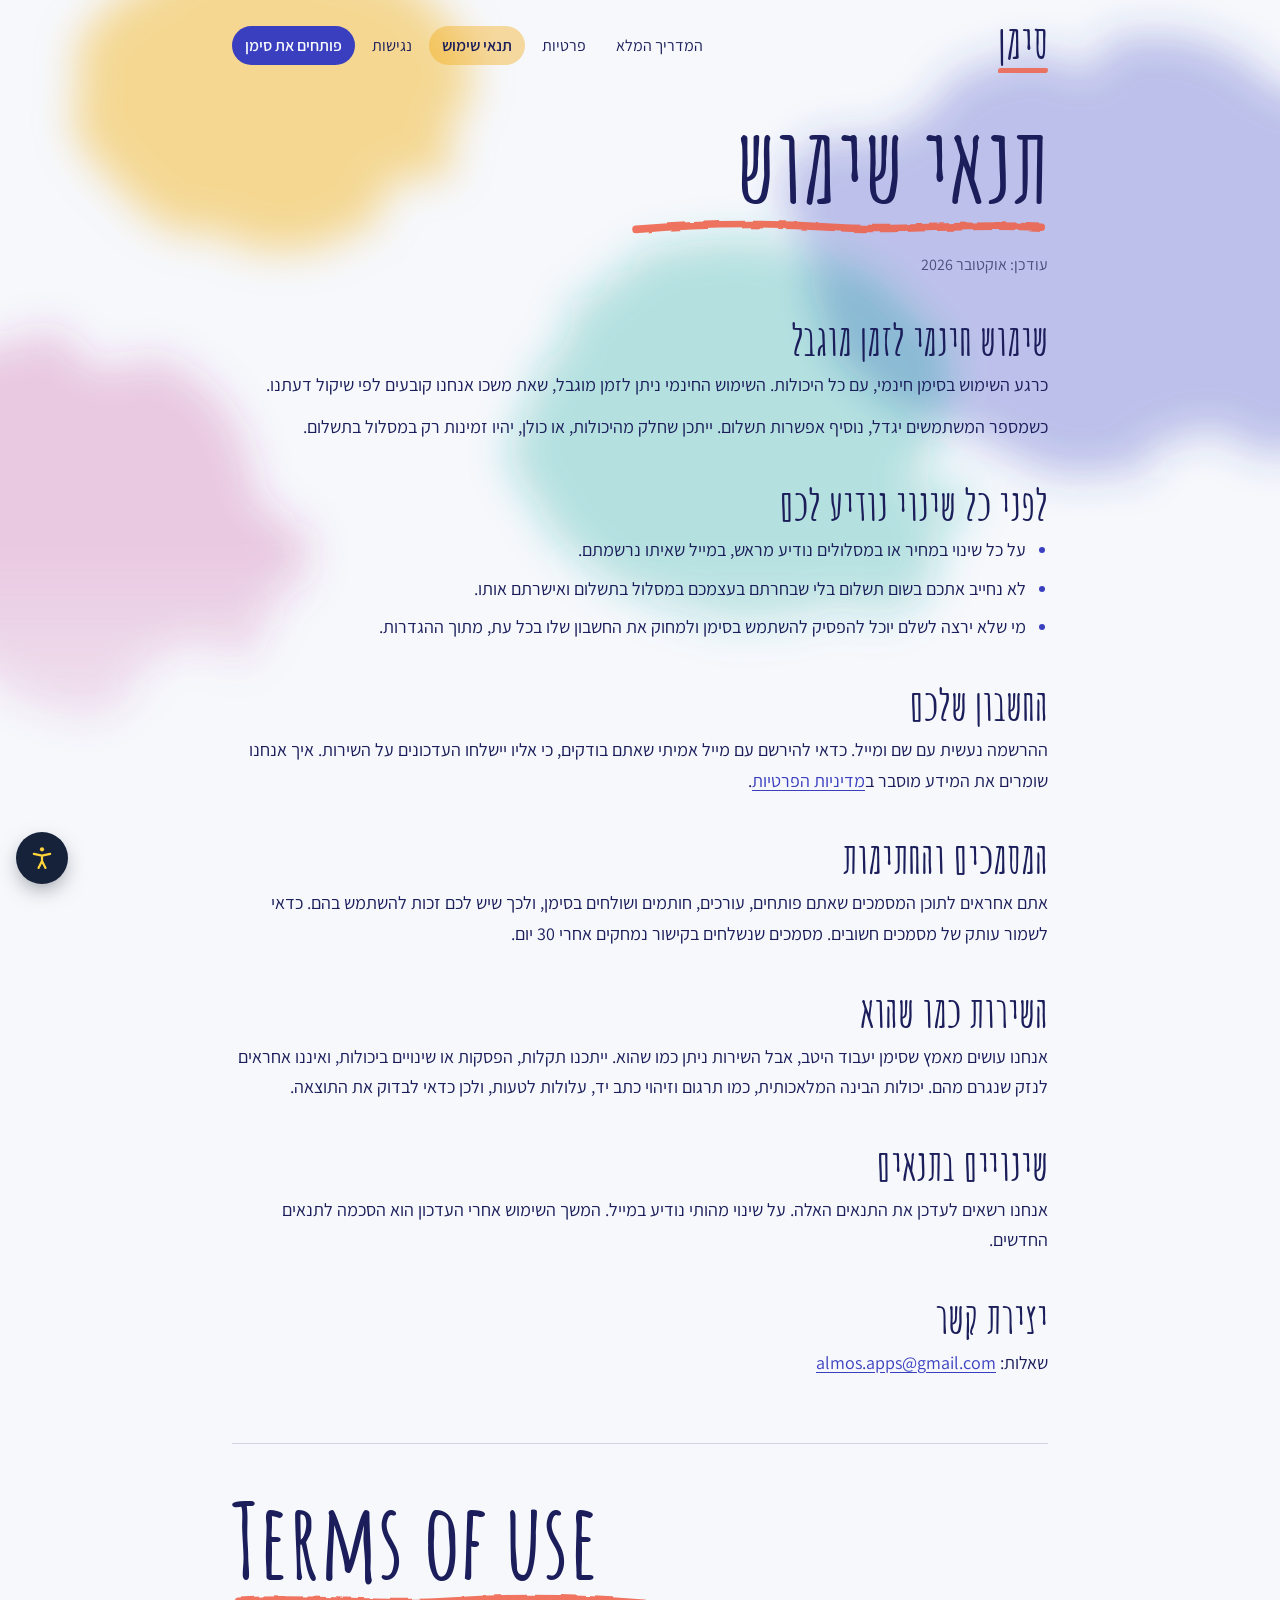
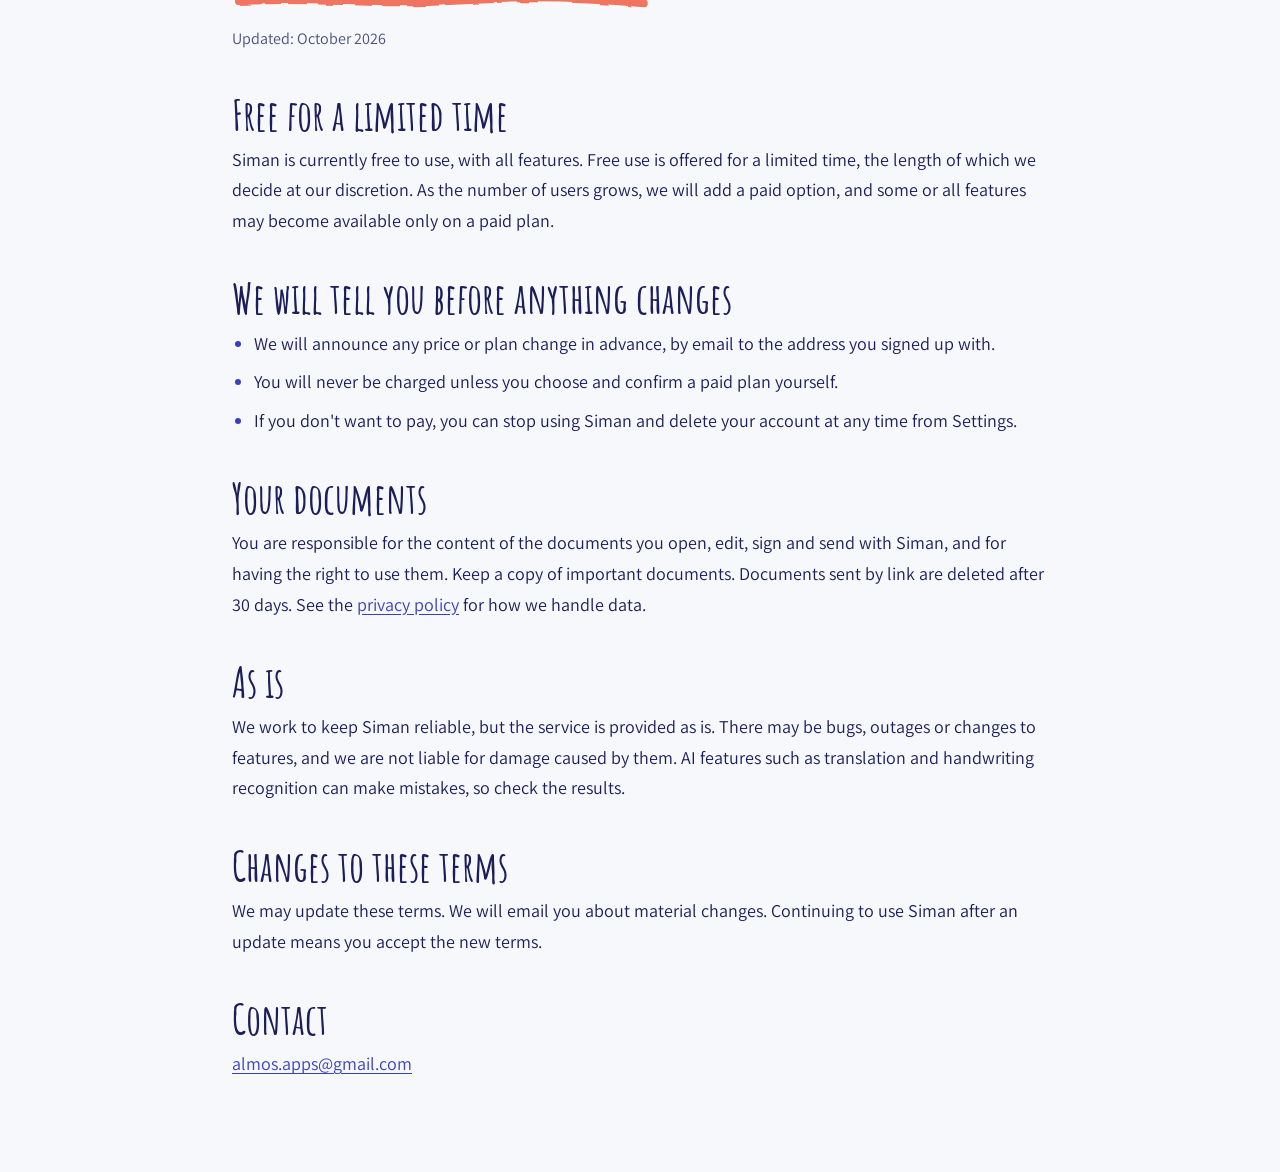
<file: terms.html>
<!doctype html>
<html lang="he" dir="rtl">
<head>
<meta charset="utf-8">
<meta name="viewport" content="width=device-width, initial-scale=1">
<title>סימן · תנאי שימוש</title>
<meta name="theme-color" content="#F6F8FC" media="(prefers-color-scheme: light)">
<meta name="theme-color" content="#12142E" media="(prefers-color-scheme: dark)">
<meta name="color-scheme" content="light dark">
<link rel="icon" href="icon-192.png">
<link rel="stylesheet" href="siman-legal.css?v=6.9.3">
</head>
<body>
<header class="lg-head">
  <a class="lg-logo" href="start.html" aria-label="סימן, לדף הבית">סימן</a>
  <nav class="lg-nav" aria-label="דפים">
    <a href="about.html">המדריך המלא</a>
    <a href="privacy.html">פרטיות</a>
    <a href="terms.html" aria-current="page">תנאי שימוש</a>
    <a href="accessibility.html">נגישות</a>
    <a class="go" href="https://siman.siman-app.workers.dev/">פותחים את סימן</a>
  </nav>
</header>
<main>
<h1>תנאי שימוש</h1>
<p class="d">עודכן: אוקטובר 2026</p>

<h2>שימוש חינמי לזמן מוגבל</h2>
<p>כרגע השימוש בסימן חינמי, עם כל היכולות. השימוש החינמי ניתן לזמן מוגבל, שאת משכו אנחנו קובעים לפי שיקול דעתנו.</p>
<p>כשמספר המשתמשים יגדל, נוסיף אפשרות תשלום. ייתכן שחלק מהיכולות, או כולן, יהיו זמינות רק במסלול בתשלום.</p>

<h2>לפני כל שינוי נודיע לכם</h2>
<ul>
<li>על כל שינוי במחיר או במסלולים נודיע מראש, במייל שאיתו נרשמתם.</li>
<li>לא נחייב אתכם בשום תשלום בלי שבחרתם בעצמכם במסלול בתשלום ואישרתם אותו.</li>
<li>מי שלא ירצה לשלם יוכל להפסיק להשתמש בסימן ולמחוק את החשבון שלו בכל עת, מתוך ההגדרות.</li>
</ul>

<h2>החשבון שלכם</h2>
<p>ההרשמה נעשית עם שם ומייל. כדאי להירשם עם מייל אמיתי שאתם בודקים, כי אליו יישלחו העדכונים על השירות. איך אנחנו שומרים את המידע מוסבר ב<a href="privacy.html">מדיניות הפרטיות</a>.</p>

<h2>המסמכים והחתימות</h2>
<p>אתם אחראים לתוכן המסמכים שאתם פותחים, עורכים, חותמים ושולחים בסימן, ולכך שיש לכם זכות להשתמש בהם. כדאי לשמור עותק של מסמכים חשובים. מסמכים שנשלחים בקישור נמחקים אחרי 30 יום.</p>

<h2>השירות כמו שהוא</h2>
<p>אנחנו עושים מאמץ שסימן יעבוד היטב, אבל השירות ניתן כמו שהוא. ייתכנו תקלות, הפסקות או שינויים ביכולות, ואיננו אחראים לנזק שנגרם מהם. יכולות הבינה המלאכותית, כמו תרגום וזיהוי כתב יד, עלולות לטעות, ולכן כדאי לבדוק את התוצאה.</p>

<h2>שינויים בתנאים</h2>
<p>אנחנו רשאים לעדכן את התנאים האלה. על שינוי מהותי נודיע במייל. המשך השימוש אחרי העדכון הוא הסכמה לתנאים החדשים.</p>

<h2>יצירת קשר</h2>
<p>שאלות: <a href="mailto:almos.apps@gmail.com">almos.apps@gmail.com</a></p>

<hr>
<div lang="en">
<h1>Terms of use</h1>
<p class="d">Updated: October 2026</p>
<h2>Free for a limited time</h2>
<p>Siman is currently free to use, with all features. Free use is offered for a limited time, the length of which we decide at our discretion. As the number of users grows, we will add a paid option, and some or all features may become available only on a paid plan.</p>
<h2>We will tell you before anything changes</h2>
<ul>
<li>We will announce any price or plan change in advance, by email to the address you signed up with.</li>
<li>You will never be charged unless you choose and confirm a paid plan yourself.</li>
<li>If you don't want to pay, you can stop using Siman and delete your account at any time from Settings.</li>
</ul>
<h2>Your documents</h2>
<p>You are responsible for the content of the documents you open, edit, sign and send with Siman, and for having the right to use them. Keep a copy of important documents. Documents sent by link are deleted after 30 days. See the <a href="privacy.html">privacy policy</a> for how we handle data.</p>
<h2>As is</h2>
<p>We work to keep Siman reliable, but the service is provided as is. There may be bugs, outages or changes to features, and we are not liable for damage caused by them. AI features such as translation and handwriting recognition can make mistakes, so check the results.</p>
<h2>Changes to these terms</h2>
<p>We may update these terms. We will email you about material changes. Continuing to use Siman after an update means you accept the new terms.</p>
<h2>Contact</h2>
<p><a href="mailto:almos.apps@gmail.com">almos.apps@gmail.com</a></p>
</div>
</main>
<script src="a11y.js" defer></script>
</body>
</html>
</file>
<file: siman-legal.css>
/* סימן — the look of the legal pages (privacy, terms, accessibility): the same fonts, wash and brush stroke as the app (siman-ink.css). */
@font-face{font-family:"SF-amatic";font-weight:700;font-display:swap;src:url(font-amatic-he.woff2) format("woff2");unicode-range:U+0307-0308,U+0590-05FF,U+200C-2010,U+20AA,U+25CC,U+FB1D-FB4F}
@font-face{font-family:"SF-amatic";font-weight:700;font-display:swap;src:url(font-amatic-lat.woff2) format("woff2");unicode-range:U+0000-00FF,U+0131,U+0152-0153,U+02BB-02BC,U+02C6,U+02DA,U+02DC,U+0304,U+0308,U+0329,U+2000-206F,U+20AC,U+2122,U+2191,U+2193,U+2212,U+2215,U+FEFF,U+FFFD}
@font-face{font-family:"SF-assistant";font-weight:400 600;font-display:swap;src:url(font-assistant-he.woff2) format("woff2");unicode-range:U+0307-0308,U+0590-05FF,U+200C-2010,U+20AA,U+25CC,U+FB1D-FB4F}
@font-face{font-family:"SF-assistant";font-weight:400 600;font-display:swap;src:url(font-assistant-lat.woff2) format("woff2");unicode-range:U+0000-00FF,U+0131,U+0152-0153,U+02BB-02BC,U+02C6,U+02DA,U+02DC,U+0304,U+0308,U+0329,U+2000-206F,U+20AC,U+2122,U+2191,U+2193,U+2212,U+2215,U+FEFF,U+FFFD}
:root{
  --ink-wash:url("data:image/svg+xml,%3Csvg xmlns='http://www.w3.org/2000/svg' viewBox='0 0 1400 900' preserveAspectRatio='xMidYMin slice'%3E%3Cfilter id='w' x='-30%25' y='-30%25' width='160%25' height='160%25'%3E%3CfeTurbulence type='fractalNoise' baseFrequency='.008' numOctaves='3' seed='7'/%3E%3CfeDisplacementMap in='SourceGraphic' scale='120'/%3E%3CfeGaussianBlur stdDeviation='20'/%3E%3C/filter%3E%3Cg filter='url(%23w)'%3E%3Cellipse cx='1160' cy='250' rx='300' ry='220' fill='%233A3FC0' fill-opacity='.30'/%3E%3Cellipse cx='800' cy='430' rx='220' ry='190' fill='%2317A89F' fill-opacity='.30'/%3E%3Cellipse cx='330' cy='90' rx='190' ry='160' fill='%23F2A90F' fill-opacity='.42'/%3E%3Cellipse cx='130' cy='520' rx='200' ry='180' fill='%23C0318F' fill-opacity='.24'/%3E%3C/g%3E%3C/svg%3E");
  --ink-stroke:url("data:image/svg+xml,%3Csvg xmlns='http://www.w3.org/2000/svg' viewBox='0 0 640 26' preserveAspectRatio='none'%3E%3Cfilter id='r' x='-5%25' y='-80%25' width='110%25' height='260%25'%3E%3CfeTurbulence type='fractalNoise' baseFrequency='.035' numOctaves='2' seed='3'/%3E%3CfeDisplacementMap in='SourceGraphic' scale='7'/%3E%3C/filter%3E%3Cpath d='M630 12C520 5 420 19 310 12S110 7 12 15' fill='none' stroke='%23F0624A' stroke-opacity='.88' stroke-width='11' stroke-linecap='round' filter='url(%23r)'/%3E%3C/svg%3E");
  --ink-wash-d:url("data:image/svg+xml,%3Csvg xmlns='http://www.w3.org/2000/svg' viewBox='0 0 1400 900' preserveAspectRatio='xMidYMin slice'%3E%3Cfilter id='w' x='-30%25' y='-30%25' width='160%25' height='160%25'%3E%3CfeTurbulence type='fractalNoise' baseFrequency='.008' numOctaves='3' seed='7'/%3E%3CfeDisplacementMap in='SourceGraphic' scale='120'/%3E%3CfeGaussianBlur stdDeviation='20'/%3E%3C/filter%3E%3Cg filter='url(%23w)'%3E%3Cellipse cx='1160' cy='250' rx='300' ry='220' fill='%235A60E8' fill-opacity='.26'/%3E%3Cellipse cx='800' cy='430' rx='220' ry='190' fill='%2317A89F' fill-opacity='.20'/%3E%3Cellipse cx='330' cy='90' rx='190' ry='160' fill='%23F2A90F' fill-opacity='.16'/%3E%3Cellipse cx='130' cy='520' rx='200' ry='180' fill='%23C0318F' fill-opacity='.20'/%3E%3C/g%3E%3C/svg%3E");
}
:root{--bg:#F6F8FC;--ink:#1B1E5A;--muted:#4B4F7E;--line:rgba(27,30,90,.16);--acc:#3A3FC0;--card:rgba(255,255,255,.74);--sa:rgba(242,169,15,.4);
  --head:"SF-amatic","Segoe UI",Arial,sans-serif;--body:"SF-assistant","Segoe UI",Arial,sans-serif;color-scheme:light}
@media (prefers-color-scheme:dark){:root{--bg:#12142E;--ink:#EEF0FF;--muted:#B9BDE6;--line:rgba(238,240,255,.18);--acc:#A9ACFF;--card:rgba(28,31,69,.8);--sa:rgba(242,169,15,.3);--ink-wash:var(--ink-wash-d);color-scheme:dark}}
*{box-sizing:border-box}
html{overflow-x:clip}
body{position:relative;isolation:isolate;margin:0;background:var(--bg);color:var(--ink);font:18px/1.7 var(--body);overflow-x:hidden;-webkit-font-smoothing:antialiased}
body::before{content:"";position:absolute;inset:0 0 auto 0;height:900px;z-index:-1;background:var(--ink-wash) top center/cover no-repeat;-webkit-mask-image:linear-gradient(#000 60%,transparent);mask-image:linear-gradient(#000 60%,transparent);pointer-events:none}
:focus-visible{outline:2.5px solid var(--ink);outline-offset:4px;border-radius:8px}

/* top row: the logo and the other pages */
.lg-head{max-width:860px;margin:0 auto;padding:18px 22px 0;display:flex;align-items:center;gap:8px 14px;flex-wrap:wrap}
.lg-logo{font-family:var(--head);font-weight:700;font-size:46px;line-height:1;color:var(--ink);text-decoration:none}
.lg-logo::after{content:"";display:block;height:5px;margin-top:4px;background:#F0624A;opacity:.85;border-radius:5px 3px 6px 2px}
.lg-nav{display:flex;flex-wrap:wrap;gap:4px;margin-inline-start:auto}
.lg-nav a{color:var(--ink);text-decoration:none;padding:6px 13px;border-radius:999px;font-size:16px}
.lg-nav a:hover{background:var(--sa)}
.lg-nav a[aria-current="page"]{background:var(--sa);font-weight:600}
.lg-nav a.go{background:var(--acc);color:var(--bg);font-weight:600}

main{max-width:860px;margin:0 auto;padding:34px 22px 80px}
main>div[lang=en]{margin:0}
h1{font-family:var(--head);font-weight:700;font-size:clamp(64px,9vw,104px);line-height:.9;margin:10px 0 0}
h1 span{display:none}
h1::after{content:"";display:block;width:min(100%,420px);height:18px;margin-top:8px;background:var(--ink-stroke) no-repeat 0 0/100% 100%}
[lang=en] h1::after{transform:scaleX(-1)}
h2{font-family:var(--head);font-weight:700;font-size:clamp(34px,4vw,42px);line-height:1.05;margin:40px 0 8px}
p,li{color:var(--ink)}
p{margin:0 0 12px}
ul,ol{margin:0 0 12px;padding-inline-start:22px}
li{margin:0 0 8px}
li::marker{color:var(--acc)}
b,strong{font-weight:600}
.d{color:var(--muted);font-size:16px;margin-top:14px}
hr{border:0;border-top:1.5px solid var(--line);margin:64px 0 48px}
[lang=en]{direction:ltr;text-align:left}
a{color:var(--acc);text-underline-offset:3px}
table{border-collapse:collapse;width:100%;margin:0 0 12px}
th,td{border-bottom:1px solid var(--line);padding:8px 6px;text-align:start;vertical-align:top}
@media (max-width:560px){
  body{font-size:17px}
  .lg-logo{font-size:40px}
  .lg-nav{margin-inline-start:0;width:100%}
  .lg-nav a{padding:5px 10px;font-size:15px}
  main{padding-top:22px}
}
@media print{body::before,.lg-nav{display:none}}
</file>
<file: siman-ink.css>
/* סימן 6.9.0 — עיצוב "דיו ומים": כתמי צבעי מים על נייר, כותרות בכתב יד גבוה (Amatic SC), טקסט ב-Assistant,
   ומשיכת מרקר שמסמנת את שם הכלי ואת התיאור שלו כשעוברים מעליו.
   שכבת עיצוב בלבד מעל siman-nb.css: פועלת רק כש-<html> מקבל גם ink (index.html ו-siman-ink.js מוסיפים).
   שום פעולה של האפליקציה לא משתנה כאן. כדי לחזור לעיצוב "מחברת" מספיק להסיר את siman-ink.css ואת siman-ink.js
   מ-index.html ואת המילה ink מהשורה הראשונה של הסקריפט שבראש index.html. */

@font-face{font-family:"SF-amatic";font-weight:700;font-display:swap;src:url(font-amatic-he.woff2) format("woff2");unicode-range:U+0307-0308,U+0590-05FF,U+200C-2010,U+20AA,U+25CC,U+FB1D-FB4F}
@font-face{font-family:"SF-amatic";font-weight:700;font-display:swap;src:url(font-amatic-lat.woff2) format("woff2");unicode-range:U+0000-00FF,U+0131,U+0152-0153,U+02BB-02BC,U+02C6,U+02DA,U+02DC,U+0304,U+0308,U+0329,U+2000-206F,U+20AC,U+2122,U+2191,U+2193,U+2212,U+2215,U+FEFF,U+FFFD}
@font-face{font-family:"SF-amatic";font-weight:700;font-display:swap;src:url(font-amatic-cyr.woff2) format("woff2");unicode-range:U+0301,U+0400-045F,U+0490-0491,U+04B0-04B1,U+2116}
@font-face{font-family:"SF-assistant";font-weight:400 600;font-display:swap;src:url(font-assistant-he.woff2) format("woff2");unicode-range:U+0307-0308,U+0590-05FF,U+200C-2010,U+20AA,U+25CC,U+FB1D-FB4F}
@font-face{font-family:"SF-assistant";font-weight:400 600;font-display:swap;src:url(font-assistant-lat.woff2) format("woff2");unicode-range:U+0000-00FF,U+0131,U+0152-0153,U+02BB-02BC,U+02C6,U+02DA,U+02DC,U+0304,U+0308,U+0329,U+2000-206F,U+20AC,U+2122,U+2191,U+2193,U+2212,U+2215,U+FEFF,U+FFFD}

html.v7.nb.ink:not(#_){
  --ink-in:#3A3FC0;--ink-te:#17A89F;--ink-sa:#F2A90F;--ink-pl:#C0318F;--ink-ro:#F0624A;
  --ink-head:"SF-amatic","SF-secular","SF-rubik",Rubik,"Noto Sans Arabic","Segoe UI",Arial,sans-serif;
  --ink-body:"SF-assistant","SF-rubik",Rubik,"Noto Sans Arabic","Segoe UI",Arial,sans-serif;
  --nb-head:var(--ink-head);
  --ink-blend:multiply;
  --ink-wash:url("data:image/svg+xml,%3Csvg xmlns='http://www.w3.org/2000/svg' viewBox='0 0 1400 900' preserveAspectRatio='xMidYMin slice'%3E%3Cfilter id='w' x='-30%25' y='-30%25' width='160%25' height='160%25'%3E%3CfeTurbulence type='fractalNoise' baseFrequency='.008' numOctaves='3' seed='7'/%3E%3CfeDisplacementMap in='SourceGraphic' scale='120'/%3E%3CfeGaussianBlur stdDeviation='20'/%3E%3C/filter%3E%3Cg filter='url(%23w)'%3E%3Cellipse cx='1160' cy='250' rx='300' ry='220' fill='%233A3FC0' fill-opacity='.30'/%3E%3Cellipse cx='800' cy='430' rx='220' ry='190' fill='%2317A89F' fill-opacity='.30'/%3E%3Cellipse cx='330' cy='90' rx='190' ry='160' fill='%23F2A90F' fill-opacity='.42'/%3E%3Cellipse cx='130' cy='520' rx='200' ry='180' fill='%23C0318F' fill-opacity='.24'/%3E%3C/g%3E%3C/svg%3E");
  --ink-ring:url("data:image/svg+xml,%3Csvg xmlns='http://www.w3.org/2000/svg' viewBox='0 0 220 220'%3E%3Cfilter id='r' x='-20%25' y='-20%25' width='140%25' height='140%25'%3E%3CfeTurbulence type='fractalNoise' baseFrequency='.035' numOctaves='2' seed='3'/%3E%3CfeDisplacementMap in='SourceGraphic' scale='9'/%3E%3C/filter%3E%3Cfilter id='b' x='-20%25' y='-20%25' width='140%25' height='140%25'%3E%3CfeTurbulence type='fractalNoise' baseFrequency='.035' numOctaves='2' seed='5'/%3E%3CfeDisplacementMap in='SourceGraphic' scale='10'/%3E%3CfeGaussianBlur stdDeviation='3'/%3E%3C/filter%3E%3Ccircle cx='110' cy='110' r='84' fill='%23F2A90F' fill-opacity='.6' filter='url(%23b)'/%3E%3Ccircle cx='110' cy='110' r='98' fill='none' stroke='%231B1E5A' stroke-width='5' filter='url(%23r)'/%3E%3C/svg%3E");
  --ink-stroke:url("data:image/svg+xml,%3Csvg xmlns='http://www.w3.org/2000/svg' viewBox='0 0 640 26' preserveAspectRatio='none'%3E%3Cfilter id='r' x='-5%25' y='-80%25' width='110%25' height='260%25'%3E%3CfeTurbulence type='fractalNoise' baseFrequency='.035' numOctaves='2' seed='3'/%3E%3CfeDisplacementMap in='SourceGraphic' scale='7'/%3E%3C/filter%3E%3Cpath d='M630 12C520 5 420 19 310 12S110 7 12 15' fill='none' stroke='%23F0624A' stroke-opacity='.88' stroke-width='11' stroke-linecap='round' filter='url(%23r)'/%3E%3C/svg%3E");
}
html.v7.nb.ink[data-theme="dark"]:not(#_){
  --ink-blend:normal;
  --ink-wash:url("data:image/svg+xml,%3Csvg xmlns='http://www.w3.org/2000/svg' viewBox='0 0 1400 900' preserveAspectRatio='xMidYMin slice'%3E%3Cfilter id='w' x='-30%25' y='-30%25' width='160%25' height='160%25'%3E%3CfeTurbulence type='fractalNoise' baseFrequency='.008' numOctaves='3' seed='7'/%3E%3CfeDisplacementMap in='SourceGraphic' scale='120'/%3E%3CfeGaussianBlur stdDeviation='20'/%3E%3C/filter%3E%3Cg filter='url(%23w)'%3E%3Cellipse cx='1160' cy='250' rx='300' ry='220' fill='%235A60E8' fill-opacity='.26'/%3E%3Cellipse cx='800' cy='430' rx='220' ry='190' fill='%2317A89F' fill-opacity='.20'/%3E%3Cellipse cx='330' cy='90' rx='190' ry='160' fill='%23F2A90F' fill-opacity='.16'/%3E%3Cellipse cx='130' cy='520' rx='200' ry='180' fill='%23C0318F' fill-opacity='.20'/%3E%3C/g%3E%3C/svg%3E");
  --ink-ring:url("data:image/svg+xml,%3Csvg xmlns='http://www.w3.org/2000/svg' viewBox='0 0 220 220'%3E%3Cfilter id='r' x='-20%25' y='-20%25' width='140%25' height='140%25'%3E%3CfeTurbulence type='fractalNoise' baseFrequency='.035' numOctaves='2' seed='3'/%3E%3CfeDisplacementMap in='SourceGraphic' scale='9'/%3E%3C/filter%3E%3Cfilter id='b' x='-20%25' y='-20%25' width='140%25' height='140%25'%3E%3CfeTurbulence type='fractalNoise' baseFrequency='.035' numOctaves='2' seed='5'/%3E%3CfeDisplacementMap in='SourceGraphic' scale='10'/%3E%3CfeGaussianBlur stdDeviation='3'/%3E%3C/filter%3E%3Ccircle cx='110' cy='110' r='84' fill='%23F2A90F' fill-opacity='.34' filter='url(%23b)'/%3E%3Ccircle cx='110' cy='110' r='98' fill='none' stroke='%23EEF0FF' stroke-width='5' filter='url(%23r)'/%3E%3C/svg%3E");
}

/* ---------- הרקע של מסך הפתיחה: כתמי צבעי מים במקום נייר משבצות ---------- */
html.v7.nb.ink:not(.v7-doc):not(#_) .desk{background:var(--v7-bg) var(--ink-wash) top center/cover no-repeat}

/* ---------- הסרגל העליון: בלי קווי דיו עבים ובלי צללים מוזזים ---------- */
html.v7.nb.ink:not(#_) .brand b{font-family:var(--ink-head);font-size:42px;color:var(--v7-ink);transform:none}
html.v7.nb.ink:not(#_) .brand b::after{height:5px;margin-top:6px;background:var(--ink-ro);opacity:.85;border-radius:5px 3px 6px 2px}
html.v7.nb.ink:not(#_) .ver{border:1px solid var(--v7-line);background:transparent;color:var(--v7-muted)}
html.v7.nb.ink:not(#_) .bar .btn,html.v7.nb.ink:not(#_) .bar .icon-btn{border:1.5px solid transparent;background:transparent;box-shadow:none}
html.v7.nb.ink:not(#_) .bar .btn:hover:not(:disabled),html.v7.nb.ink:not(#_) .bar .icon-btn:hover:not(:disabled){background:var(--v7-soft);border-color:transparent;transform:none}
html.v7.nb.ink:not(#_) .bar .btn:disabled,html.v7.nb.ink:not(#_) .bar .icon-btn:disabled{border-style:solid;border-color:transparent;opacity:.4}
html.v7.nb.ink:not(#_) .bar .btn.primary,html.v7.nb.ink:not(#_) .bar .btn.primary:hover:not(:disabled){background:var(--v7-accent);border-color:transparent;color:var(--v7-on)}
html.v7.nb.ink:not(#_) .split-btn{box-shadow:none}
html.v7.nb.ink:not(#_) .bar .btn.ai,html.v7.nb.ink:not(#_) .bar #aiBtn{background:var(--v7-soft);color:var(--v7-ink)}
html.v7.nb.ink:not(#_) .bar .btn.cmd{border:0;border-bottom:1.5px solid var(--v7-ink);border-radius:0;box-shadow:none;background:transparent}
html.v7.nb.ink:not(#_) .bar .btn.cmd:hover:not(:disabled){background:transparent;border-bottom-color:var(--ink-ro)}
html.v7.nb.ink:not(#_) .bar .btn.cmd kbd{background:transparent;color:var(--v7-muted);border:1px solid var(--v7-dash)}
html.v7.nb.ink:not(#_) .bar .v7-hbtn,html.v7.nb.ink:not(#_) .bar #setBtn{box-shadow:none}
html.v7.nb.ink:not(#_) .nb-top .icon-btn,html.v7.nb.ink:not(#_) .nb-top #shareBtn{border-width:1.5px;box-shadow:none}
html.v7.nb.ink:not(#_) .nb-top #setBtn{background:var(--v7-soft);color:var(--v7-ink);border-color:transparent}
html.v7.nb.ink:not(#_) .nb-top #setBtn svg{color:var(--v7-ink)}
html.v7.nb.ink:not(#_) .nb-case{border:0;border-radius:18px;background:color-mix(in srgb,var(--v7-surface) 88%,transparent);box-shadow:0 1px 0 var(--v7-line),0 14px 34px -22px rgba(27,30,90,.5)}
html.v7.nb.ink .nb-sep{border-inline-start:1.5px solid var(--v7-line)}
html.v7.nb.ink:not(#_) .tools{border:0;border-radius:18px;box-shadow:0 1px 0 var(--v7-line),0 14px 34px -22px rgba(27,30,90,.5)}
@media (min-width:721px){html.v7.nb.ink:not(#_) .nb-case .tools{box-shadow:none}}
html.v7.nb.ink:not(#_) .tool{border-color:transparent}
html.v7.nb.ink:not(#_) .tool:hover{background:var(--v7-soft);border-color:transparent}
html.v7.nb.ink:not(#_) .tool[aria-pressed="true"]{background:color-mix(in srgb,var(--ink-sa) 46%,var(--v7-surface));border-color:transparent;color:var(--v7-ink);transform:none;box-shadow:none}
html.v7.nb.ink:not(#_) .tool[aria-pressed="true"] span,html.v7.nb.ink:not(#_) .tool[aria-pressed="true"] svg{color:var(--v7-ink)}
html.v7.nb.ink .tool[data-tool="highlight"]::before,html.v7.nb.ink .tool[data-tool="text"]::before,html.v7.nb.ink .tool[data-tool="redact"]::before,html.v7.nb.ink .tool[data-action="sign"]::before{border-inline-start:1.5px solid var(--v7-line)}
html.v7.nb.ink:not(#_) .toast{background:var(--v7-ink);color:var(--v7-bg);border:0;border-radius:24px 20px 26px 18px;box-shadow:0 10px 30px -14px rgba(0,0,0,.5)}

/* ---------- מסך הפתיחה ---------- */
html.v7.nb.ink .v7-home{font-family:var(--ink-body)}
html.v7.nb.ink .v7-home h1{font-family:var(--ink-head);font-size:clamp(88px,10.5vw,176px);line-height:.84}
html.v7.nb.ink .v7-home h1::after{content:"";display:block;width:min(100%,560px);height:22px;margin-top:8px;background:var(--ink-stroke) no-repeat 0 0/100% 100%}
html.v7.nb.ink .v7-home .nb-tilt{display:inline;transform:none;background:none;color:inherit;padding:0;border-radius:0}
html.v7.nb.ink .v7-home .v7-sub{font-size:clamp(17px,1.5vw,19px);line-height:1.6}
html.v7.nb.ink:not(#_) .v7-search{border:0;border-bottom:2px solid var(--v7-ink);border-radius:0;box-shadow:none;background:transparent}
html.v7.nb.ink:not(#_) .v7-search:focus-within{border-color:var(--ink-ro);box-shadow:none}
html.v7.nb.ink:not(#_) .v7-search input{background:transparent}

/* אזור הגרירה: עיגול דיו עם כתם, במקום מסגרת מקווקוות וכפתור עם צל */
html.v7.nb.ink .nb-drop{border:0;background:none;padding:0;gap:22px;border-radius:30px}
html.v7.nb.ink .nb-open{width:186px;height:186px;flex:none;padding:0 30px;border:0;border-radius:50%;background:var(--ink-ring) center/100% 100% no-repeat;color:var(--v7-ink);box-shadow:none;font-family:var(--ink-head);font-size:40px;line-height:1;font-weight:700;transition:transform .4s}
html.v7.nb.ink .nb-open:hover{transform:rotate(-5deg) scale(1.04);box-shadow:none}
html.v7.nb.ink .nb-open:active{transform:scale(.96);box-shadow:none}
html.v7.nb.ink .nb-paste{border:1.5px solid var(--v7-ink);border-radius:999px;background:transparent;color:var(--v7-ink);box-shadow:none;min-height:44px}
html.v7.nb.ink .nb-paste:active{transform:scale(.96);box-shadow:none}
html.v7.nb.ink .nb-dt svg{color:var(--v7-ink)}
html.v7.nb.ink .nb-dt b{font-size:18px}
html.v7.nb.ink .nb-dt small{font-size:14px}
html.v7.nb.ink body.dragging .nb-drop{border:0;background:color-mix(in srgb,var(--ink-sa) 34%,transparent);color:var(--v7-ink);box-shadow:none;transform:none}
html.v7.nb.ink body.dragging .nb-dt svg,html.v7.nb.ink body.dragging .nb-dt .nb-hot{color:var(--v7-ink)}
html.v7.nb.ink body.dragging .nb-dt .nb-hot{font-size:34px;line-height:1}
html.v7.nb.ink .nb-field:focus{background:color-mix(in srgb,var(--ink-sa) 40%,var(--v7-surface));color:var(--v7-ink)}

/* הכלים: כתם צבע לכל כלי, שם בכתב יד, ומרקר שמסמן את המלל במעבר עכבר */
html.v7.nb.ink .v7-bento{grid-auto-rows:auto;gap:4px 34px;padding:0}
html.v7.nb.ink:not(#_) .v7-t{isolation:isolate;justify-content:center;gap:0;min-height:98px;padding:14px 0;padding-inline-start:74px;background:none;color:var(--v7-ink);border:0;border-radius:0;box-shadow:none;transform:none!important;text-align:start;align-items:flex-start}
html.v7.nb.ink:not(#_) .v7-t::before{content:"";position:absolute;z-index:-1;top:16px;inset-inline-start:0;width:60px;height:60px;border:0;border-radius:52% 48% 55% 45%/47% 54% 46% 53%;background:var(--ink-c,var(--ink-in));opacity:.72;filter:blur(3px);mix-blend-mode:var(--ink-blend);transform:none;transition:transform .7s cubic-bezier(.2,.9,.3,1),opacity .5s}
@media (hover:hover){
  html.v7.nb.ink:not(#_) .v7-t:hover{transform:none!important;box-shadow:none}
  html.v7.nb.ink:not(#_) .v7-t:hover::before{transform:scale(1.7);opacity:.5}
  html.v7.nb.ink:not(#_) .v7-t:hover .ink-m{background-size:100% 80%}
}
html.v7.nb.ink:not(#_) .v7-t:focus-visible{outline:2.5px solid var(--v7-ink);outline-offset:4px;border-radius:8px}
html.v7.nb.ink:not(#_) .v7-t:focus-visible::before{transform:scale(1.7);opacity:.5}
html.v7.nb.ink:not(#_) .v7-t:focus-visible .ink-m,html.v7.nb.ink:not(#_) .v7-t:active .ink-m{background-size:100% 80%}
html.v7.nb.ink .v7-t .nb-e,html.v7.nb.ink .v7-t .nb-ring{display:none}
html.v7.nb.ink .v7-t .v7-tt{gap:2px;align-items:flex-start}
html.v7.nb.ink:not(#_) .v7-t b{display:block;overflow:visible;font-family:var(--ink-head);font-size:clamp(32px,2.5vw,42px);line-height:1;font-weight:700;color:var(--v7-ink);-webkit-line-clamp:unset}
html.v7.nb.ink:not(#_) .v7-t small{display:block;font-size:16px;line-height:1.35;color:var(--v7-muted);opacity:1}
html.v7.nb.ink:not(#_) .v7-new-tag{background:none;color:var(--ink-ro);font-weight:600;padding:0}
html.v7.nb.ink .ink-m{color:inherit;--ink-hl:color-mix(in srgb,var(--ink-c,var(--ink-in)) 36%,transparent);background:linear-gradient(var(--ink-hl),var(--ink-hl)) no-repeat 100% 72%/0% 80%;transition:background-size .45s cubic-bezier(.2,.8,.2,1);-webkit-box-decoration-break:clone;box-decoration-break:clone;padding:0 .14em;border-radius:.3em .12em .36em .16em}
html.v7.nb.ink .v7-home[dir="ltr"] .ink-m{background-position:0 72%}
html.v7.nb.ink .v7-t small .ink-m{transition-delay:.12s}
html.v7.nb.ink:not(#_) .v7-t[data-v7="translate"],html.v7.nb.ink:not(#_) .v7-t[data-v7="excel"],html.v7.nb.ink:not(#_) .v7-t[data-v7="merge"]{--ink-c:var(--ink-in);background:none}
html.v7.nb.ink:not(#_) .v7-t[data-v7="scan"],html.v7.nb.ink:not(#_) .v7-t[data-v7="slides"],html.v7.nb.ink:not(#_) .v7-t[data-v7="record"]{--ink-c:var(--ink-sa);background:none}
html.v7.nb.ink:not(#_) .v7-t[data-v7="transcribe"],html.v7.nb.ink:not(#_) .v7-t[data-v7="conv"]{--ink-c:var(--ink-te);background:none}
html.v7.nb.ink:not(#_) .v7-t[data-v7="sign"],html.v7.nb.ink:not(#_) .v7-t[data-v7="ask"]{--ink-c:var(--ink-pl);background:none}
html.v7.nb.ink:not(#_) .v7-t[data-v7="word"],html.v7.nb.ink:not(#_) .v7-t[data-v7="send"]{--ink-c:var(--ink-ro);background:none}

/* קבצים אחרונים: שורות שקטות במקום פתקים מודבקים */
html.v7.nb.ink .ux-recent h2{font-family:var(--ink-head);font-size:50px;line-height:1;background:none;padding-bottom:0}
html.v7.nb.ink .ux-recent .hd button[data-clear]{color:var(--v7-muted)}
html.v7.nb.ink .ux-recent .ls{gap:14px 18px;padding:6px 0}
html.v7.nb.ink:not(#_) .ux-rf{min-height:118px;background:color-mix(in srgb,var(--v7-surface) 78%,transparent);color:var(--v7-ink);border:0;border-radius:18px 14px 20px 12px;box-shadow:0 1px 0 var(--v7-line);transform:none}
@media (hover:hover){html.v7.nb.ink:not(#_) .ux-rf:hover{transform:translateY(-3px);background:var(--v7-surface)}}
html.v7.nb.ink .ux-rf::before{display:none}
html.v7.nb.ink .ux-rf .n b{color:var(--v7-ink);font-weight:600}
html.v7.nb.ink .ux-rf .n small{color:var(--v7-muted);opacity:1}
html.v7.nb.ink .ux-rf .x{color:var(--v7-muted)}
html.v7.nb.ink .nb-nav button{border:1.5px solid var(--v7-ink);box-shadow:none;background:transparent}
html.v7.nb.ink .nb-nav button:disabled{border-style:solid;opacity:.3}

/* יצירת קובץ חדש ושורת הפרטיות */
html.v7.nb.ink:not(#_) .v7-home .v7-new .v7-b{border:1.5px solid var(--v7-ink);background:transparent;box-shadow:none}
@media (hover:hover){html.v7.nb.ink:not(#_) .v7-home .v7-new .v7-b:hover{background:var(--v7-soft);transform:none}}
html.v7.nb.ink .v7-private{background:none;border:0;color:var(--v7-muted)}
html.v7.nb.ink .v7-private svg{color:var(--ink-te)}

@media (min-width:1000px){html.v7.nb.ink .v7-home{grid-template-columns:minmax(0,.82fr) minmax(0,1.35fr);column-gap:44px}}
/* טלפון: שני טורים של כלים, עם התיאור */
@media (max-width:720px){
  html.v7.nb.ink .v7-home h1{font-size:clamp(76px,25vw,112px)}
  html.v7.nb.ink .v7-home h1::after{height:18px}
  html.v7.nb.ink .nb-drop{align-items:center;gap:10px;padding:0}
  html.v7.nb.ink .nb-btns{flex-direction:column;align-items:center;gap:10px}
  html.v7.nb.ink .nb-open{flex:none;width:168px;height:168px;padding:0 26px;font-size:36px}
  html.v7.nb.ink .nb-paste{padding:0 22px}
  html.v7.nb.ink .v7-bento{grid-template-columns:repeat(2,minmax(0,1fr));grid-auto-rows:auto;gap:4px 14px;padding-top:4px}
  html.v7.nb.ink:not(#_) .v7-t{min-height:0;padding:12px 0;padding-inline-start:16px;align-items:flex-start;text-align:start;border-radius:0;box-shadow:none}
  html.v7.nb.ink:not(#_) .v7-t::before{top:4px;inset-inline-start:-6px;width:46px;height:46px}
  html.v7.nb.ink .v7-t .v7-tt{align-items:flex-start}
  html.v7.nb.ink:not(#_) .v7-t b{font-size:33px;line-height:1}
  html.v7.nb.ink:not(#_) .v7-t small{display:block;font-size:14px}
  html.v7.nb.ink .ux-recent h2{font-size:40px}
  html.v7.nb.ink:not(#_) .ux-rf{min-height:112px}
  html.v7.nb.ink.v7-doc:not(#_) .nb-case{box-shadow:0 1px 0 var(--v7-line)}
}
@media (prefers-reduced-motion:reduce){
  html.v7.nb.ink .ink-m,html.v7.nb.ink:not(#_) .v7-t::before,html.v7.nb.ink .nb-open{transition:none}
}

/* לשונית הקובץ הפעיל: המרקר שמתחת לשם בצבע זעפרן בהיר, כדי שהשם יישאר קריא (קודם המרקר היה בצבע ההדגשה הכהה) */
html.v7.nb.ink .tab[aria-selected="true"] .nm::after{background:color-mix(in srgb,var(--ink-sa) 55%,transparent)}

/* בשפות האחרות הכותרת ארוכה (משפט שלם): אותו כתב יד, בגודל שמשאיר מקום לשאר המסך */
html.v7.nb.ink .v7-home:not([lang="he"]) h1{font-size:clamp(56px,5.6vw,96px);line-height:.94}
@media (max-width:720px){html.v7.nb.ink .v7-home:not([lang="he"]) h1{font-size:clamp(46px,14vw,64px)}}

/* מצב כהה: דף האייקון שליד "או גוררים קובץ לכאן" מקבל את צבע המשטח, כדי שהחץ שבתוכו ייראה (קודם הדף היה לבן והחץ לבן) */
html.v7.nb.ink .nb-dt svg path[fill="#fff"]{fill:var(--v7-surface)}

/* 6.9.2 — החלק העליון של מסך הבית נכנס במסך בלי גלילה: שורת החיפוש "מה תרצו לעשות?" עולה אל מתחת למשפט הפתיחה
   (לפני עיגול "פותחים קובץ"), והכותרת והעיגול מתכווצים במסך נמוך (מחשב נייד, חלון קטן). */
html.v7.nb.ink .v7-home > *{order:2}
html.v7.nb.ink .v7-home > h1,html.v7.nb.ink .v7-home > .v7-sub,html.v7.nb.ink .v7-home > .v7-search{order:1}
html.v7.nb.ink .v7-home h1{font-size:clamp(64px,min(10.5vw,calc(34vh - 157px)),176px)}
html.v7.nb.ink .v7-home h1::after{height:clamp(14px,2.6vh,22px)}
html.v7.nb.ink .nb-open{width:clamp(118px,19vh,186px);height:clamp(118px,19vh,186px);padding:0 clamp(16px,3vh,30px);font-size:clamp(28px,4.3vh,40px)}
html.v7.nb.ink .v7-home:not([lang="he"]) h1{font-size:clamp(44px,min(5.6vw,calc(16vh - 50px)),96px)}
@media (max-width:720px){
  html.v7.nb.ink .v7-home h1{font-size:clamp(60px,min(25vw,14vh),112px)}
  html.v7.nb.ink .nb-open{width:clamp(128px,22vh,168px);height:clamp(128px,22vh,168px);font-size:clamp(30px,4.6vh,36px)}
  html.v7.nb.ink .v7-home:not([lang="he"]) h1{font-size:clamp(40px,min(14vw,8.5vh),64px)}
}

/* 6.9.3 — סרגל הכלים בשורה אחת גם בחלון צר (מחשב נייד, חלון שאינו מוגדל): הכפתורים מצטופפים במקום לרדת לשורה שנייה,
   ואם עדיין אין מקום הסרגל נגלל הצידה. */
@media (min-width:721px) and (max-width:1340px){
  html.v7.nb.ink:not(#_) .nb-case{flex-wrap:nowrap;justify-content:safe center;gap:2px;padding:6px;overflow-x:auto;scrollbar-width:none}
  html.v7.nb.ink:not(#_) .nb-case::-webkit-scrollbar{display:none}
  html.v7.nb.ink:not(#_) .nb-case > .group,html.v7.nb.ink:not(#_) .nb-case .tools{flex:none;flex-wrap:nowrap;gap:2px}
  html.v7.nb.ink:not(#_) .nb-case .btn{padding:0 clamp(5px,calc((100vw - 900px)/36),12px);font-size:clamp(13.5px,1.2vw,15.5px);white-space:nowrap}
  html.v7.nb.ink:not(#_) .nb-case .icon-btn{width:34px}
  html.v7.nb.ink:not(#_) .nb-case .tool{min-width:0;padding-inline:clamp(3px,calc((100vw - 900px)/50),8px)}
  html.v7.nb.ink .nb-sep{margin:6px 2px}
}
</file>
